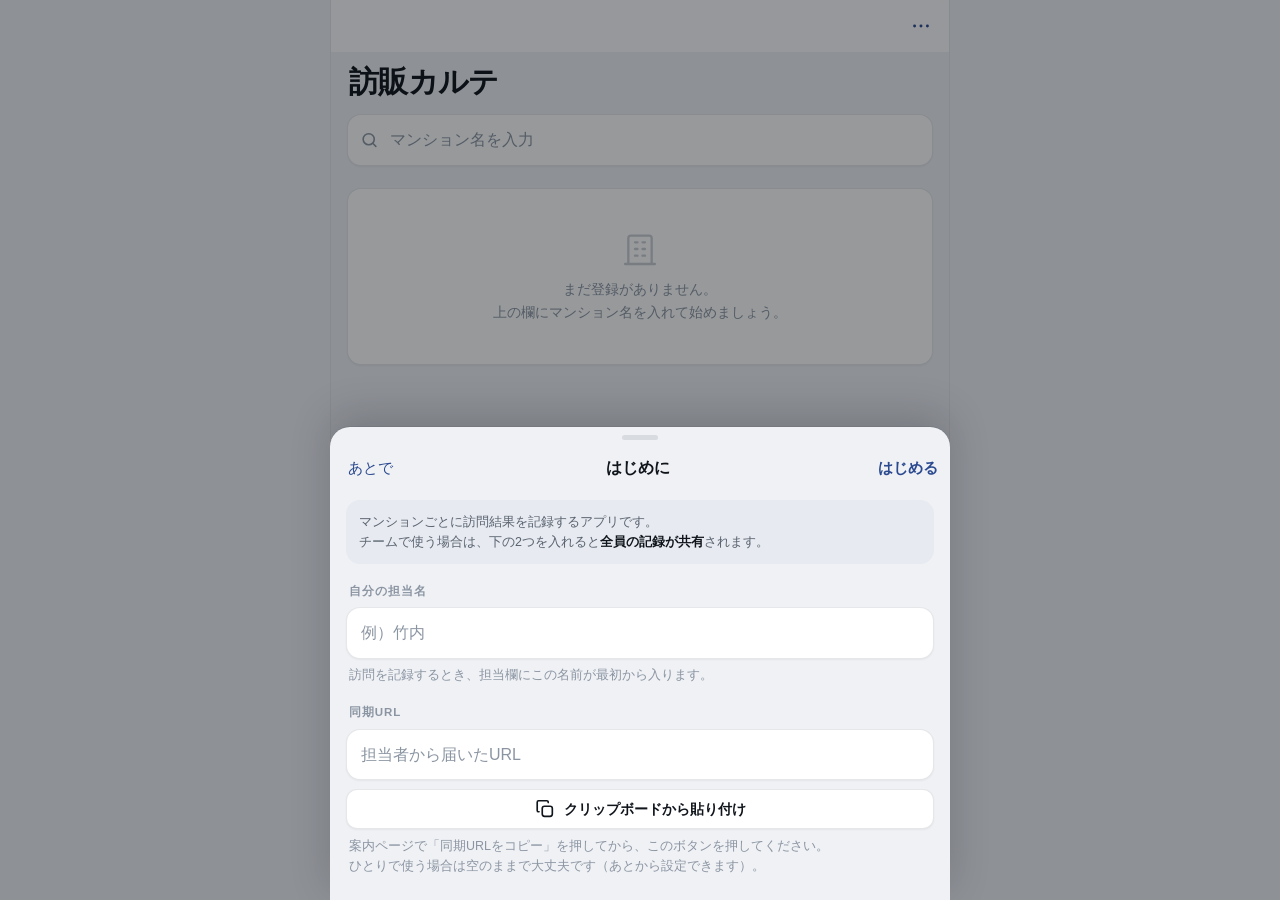
<file: index.html>
<!doctype html>
<html lang="ja">
<head>
<meta charset="utf-8">
<meta name="viewport" content="width=device-width, initial-scale=1, viewport-fit=cover">
<title>訪販カルテ</title>
<meta name="description" content="マンション別に訪問結果を記録する営業ツール">
<meta name="theme-color" content="#EFF1F5" media="(prefers-color-scheme: light)">
<meta name="theme-color" content="#0B0F15" media="(prefers-color-scheme: dark)">
<meta name="apple-mobile-web-app-capable" content="yes">
<meta name="mobile-web-app-capable" content="yes">
<meta name="apple-mobile-web-app-status-bar-style" content="default">
<meta name="apple-mobile-web-app-title" content="訪販カルテ">
<meta name="format-detection" content="telephone=no">
<link rel="manifest" href="./manifest.webmanifest">
<link rel="apple-touch-icon" href="./icons/icon-180.png">
<link rel="icon" href="./icons/icon-192.png">
</head>
<body>
<style>
/* ============================================================
   訪販カルテ
   モチーフ: 集合ポストの部屋番号プレート
   色: スチールネイビー(操作) + 意味を持つ4色(不在/断り/検討/契約)
   ============================================================ */
:root{
  --ground:#EFF1F5;
  --surface:#FFFFFF;
  --surface-2:#E7EAF0;
  --sunken:#DFE3EA;
  --line:rgba(18,26,38,.10);
  --line-2:rgba(18,26,38,.06);
  --ink:#10151C;
  --ink-2:#59636F;
  --ink-3:#8B95A2;
  --brand:#2B4A8F;
  --brand-ink:#FFFFFF;
  --brand-soft:#E4EAF8;
  --scrim:rgba(8,12,18,.42);
  --bar:rgba(255,255,255,.82);
  --shadow-1:0 1px 2px rgba(16,21,28,.05);
  --shadow-2:0 2px 6px rgba(16,21,28,.07), 0 10px 24px rgba(16,21,28,.06);
  --shadow-3:0 -1px 0 rgba(18,26,38,.08), 0 -12px 40px rgba(16,21,28,.18);
  --hi:rgba(255,255,255,.85);

  --st-none:#98A3B0;
  --st-absent:#5A6878;
  --st-refuse:#BE3B36;
  --st-consider:#B57708;
  --st-contract:#0E7A54;
  --st-none-bg:#F1F3F6;
  --st-absent-bg:#E6EAEF;
  --st-refuse-bg:#FBE9E7;
  --st-consider-bg:#FBF0D9;
  --st-contract-bg:#DEF2E9;

  --r-sm:10px; --r-md:14px; --r-lg:20px;
  --tap:48px;
  --font:-apple-system,BlinkMacSystemFont,"SF Pro JP","Hiragino Kaku Gothic ProN","Yu Gothic UI","Noto Sans JP","Segoe UI",sans-serif;
  --mono:ui-monospace,"SF Mono","SFMono-Regular",Menlo,Consolas,"Roboto Mono",monospace;
  --ease:cubic-bezier(.32,.72,0,1);
}
@media (prefers-color-scheme: dark){
  :root:not([data-theme="light"]){
    --ground:#0B0F15;
    --surface:#161C25;
    --surface-2:#1F2731;
    --sunken:#10161E;
    --line:rgba(255,255,255,.10);
    --line-2:rgba(255,255,255,.06);
    --ink:#EAEEF4;
    --ink-2:#A3AEBC;
    --ink-3:#6D7887;
    --brand:#7FA2EE;
    --brand-ink:#0B1017;
    --brand-soft:#1D2941;
    --scrim:rgba(0,0,0,.6);
    --bar:rgba(16,22,30,.78);
    --shadow-1:0 1px 2px rgba(0,0,0,.4);
    --shadow-2:0 2px 6px rgba(0,0,0,.4), 0 10px 24px rgba(0,0,0,.3);
    --shadow-3:0 -1px 0 rgba(255,255,255,.07), 0 -12px 40px rgba(0,0,0,.5);
    --hi:rgba(255,255,255,.06);
    --st-none:#6D7887;
    --st-absent:#8896A6;
    --st-refuse:#EE7B73;
    --st-consider:#E4AB44;
    --st-contract:#45CA92;
    --st-none-bg:#1B222B;
    --st-absent-bg:#212A35;
    --st-refuse-bg:#33201F;
    --st-consider-bg:#302716;
    --st-contract-bg:#132C24;
  }
}
:root[data-theme="dark"]{
  --ground:#0B0F15; --surface:#161C25; --surface-2:#1F2731; --sunken:#10161E;
  --line:rgba(255,255,255,.10); --line-2:rgba(255,255,255,.06);
  --ink:#EAEEF4; --ink-2:#A3AEBC; --ink-3:#6D7887;
  --brand:#7FA2EE; --brand-ink:#0B1017; --brand-soft:#1D2941;
  --scrim:rgba(0,0,0,.6); --bar:rgba(16,22,30,.78);
  --shadow-1:0 1px 2px rgba(0,0,0,.4);
  --shadow-2:0 2px 6px rgba(0,0,0,.4), 0 10px 24px rgba(0,0,0,.3);
  --shadow-3:0 -1px 0 rgba(255,255,255,.07), 0 -12px 40px rgba(0,0,0,.5);
  --hi:rgba(255,255,255,.06);
  --st-none:#6D7887; --st-absent:#8896A6; --st-refuse:#EE7B73;
  --st-consider:#E4AB44; --st-contract:#45CA92;
  --st-none-bg:#1B222B; --st-absent-bg:#212A35; --st-refuse-bg:#33201F;
  --st-consider-bg:#302716; --st-contract-bg:#132C24;
}

*{box-sizing:border-box}
html,body{height:100%;margin:0}
body{
  background:var(--ground);color:var(--ink);
  font-family:var(--font);font-size:15px;line-height:1.6;
  -webkit-text-size-adjust:100%;
  -webkit-tap-highlight-color:transparent;
  -webkit-user-select:none;user-select:none;
  overscroll-behavior:none;
}
input,textarea,.selectable{-webkit-user-select:text;user-select:text}
button,input,textarea{font:inherit;color:inherit;margin:0}
button{cursor:pointer;background:none;border:none;padding:0;touch-action:manipulation;-webkit-touch-callout:none}
svg{display:block;flex:0 0 auto}
:focus{outline:none}
:focus-visible{outline:2px solid var(--brand);outline-offset:2px;border-radius:8px}
@media (prefers-reduced-motion: reduce){*{animation-duration:.01ms!important;transition-duration:.01ms!important}}

/* ================= app shell ================= */
.app{
  position:fixed;inset:0;margin:0 auto;max-width:620px;
  display:flex;flex-direction:column;background:var(--ground);
  border-left:1px solid var(--line-2);border-right:1px solid var(--line-2);
}
@media (max-width:640px){.app{border:none}}

.bar{
  position:relative;z-index:30;flex:0 0 auto;
  padding-top:env(safe-area-inset-top);
  background:var(--bar);
  -webkit-backdrop-filter:saturate(180%) blur(20px);
  backdrop-filter:saturate(180%) blur(20px);
  box-shadow:0 .5px 0 transparent;
  transition:box-shadow .2s;
}
.app.compact .bar{box-shadow:0 .5px 0 var(--line)}
.bar .inner{display:flex;align-items:center;gap:6px;height:52px;padding:0 8px}
.bar h1{
  flex:1;min-width:0;margin:0;text-align:center;
  font-size:16px;font-weight:700;letter-spacing:-.01em;
  overflow:hidden;text-overflow:ellipsis;white-space:nowrap;
  transition:opacity .2s,transform .2s;
}
.bar h1 .sub{
  display:block;font-size:11px;font-weight:600;color:var(--ink-3);
  letter-spacing:.02em;margin-top:-2px;
  overflow:hidden;text-overflow:ellipsis;white-space:nowrap;
}
.app[data-view="home"]:not(.compact) .bar h1{opacity:0;transform:translateY(3px)}
.navbtn{
  min-width:40px;height:40px;flex:0 0 auto;border-radius:12px;
  display:flex;align-items:center;justify-content:center;gap:1px;
  color:var(--brand);font-size:15px;font-weight:600;
  transition:background .15s,transform .1s;
}
.navbtn:active{background:var(--surface-2);transform:scale(.94)}
.navbtn[hidden]{display:none}
.navbtn.ghost{visibility:hidden}

/* ================= stage / screens ================= */
.stage{position:relative;flex:1;overflow:hidden}
.screen{
  position:absolute;inset:0;overflow-y:auto;overflow-x:hidden;
  -webkit-overflow-scrolling:touch;overscroll-behavior:contain;
  background:var(--ground);
  padding:4px 16px calc(40px + env(safe-area-inset-bottom));
  visibility:hidden;
}
.screen.on{visibility:visible;z-index:2}
.screen.leaving{visibility:visible;z-index:1}
@keyframes pushIn{from{transform:translateX(100%)}to{transform:translateX(0)}}
@keyframes pushOut{from{transform:translateX(0);opacity:1}to{transform:translateX(-26%);opacity:.55}}
@keyframes popIn{from{transform:translateX(-26%);opacity:.55}to{transform:translateX(0);opacity:1}}
@keyframes popOut{from{transform:translateX(0)}to{transform:translateX(100%)}}
.screen.a-pushIn{animation:pushIn .34s var(--ease) both}
.screen.a-pushOut{animation:pushOut .34s var(--ease) both}
.screen.a-popIn{animation:popIn .34s var(--ease) both}
.screen.a-popOut{animation:popOut .34s var(--ease) both}

/* ================= type ================= */
.largetitle{
  margin:8px 2px 14px;font-size:30px;font-weight:800;letter-spacing:-.025em;
  text-wrap:balance;line-height:1.2;
}
.grouphead{
  display:flex;align-items:baseline;gap:8px;margin:26px 4px 8px;
}
.grouphead h2{
  margin:0;font-size:12px;font-weight:700;letter-spacing:.09em;color:var(--ink-3);
}
.grouphead .n{margin-left:auto;font-size:12px;color:var(--ink-3);font-variant-numeric:tabular-nums}
.tiny{font-size:12.5px;line-height:1.55;color:var(--ink-3)}
.hairline{height:1px;background:var(--line);margin:20px 0}

/* ================= controls ================= */
.btn{
  width:100%;min-height:var(--tap);padding:0 18px;border-radius:var(--r-md);
  background:var(--surface);color:var(--ink);font-size:15.5px;font-weight:700;
  display:flex;align-items:center;justify-content:center;gap:8px;
  box-shadow:var(--shadow-1);border:1px solid var(--line);
  transition:transform .1s var(--ease),filter .15s;
}
.btn:active{transform:scale(.975);filter:brightness(.96)}
.btn.primary{background:var(--brand);color:var(--brand-ink);border-color:transparent;box-shadow:var(--shadow-2)}
.btn.plain{background:transparent;border-color:transparent;box-shadow:none;color:var(--brand)}
.btn.danger{color:var(--st-refuse)}
.btn.sm{min-height:40px;font-size:14px;border-radius:11px}
.row{display:flex;gap:10px}
.stack{display:flex;flex-direction:column;gap:18px}

.label{
  display:block;font-size:11.5px;font-weight:700;letter-spacing:.08em;
  color:var(--ink-3);margin:0 0 7px 3px;
}
.field{
  width:100%;min-height:var(--tap);padding:12px 14px;
  background:var(--surface);color:var(--ink);font-size:16px;
  border:1px solid var(--line);border-radius:var(--r-md);
  box-shadow:var(--shadow-1);appearance:none;
  transition:border-color .15s,box-shadow .15s;
}
.field:focus{border-color:var(--brand);box-shadow:0 0 0 3px var(--brand-soft)}
.field::placeholder{color:var(--ink-3)}
textarea.field{min-height:92px;resize:none;line-height:1.6}

.searchbar{position:relative;margin-bottom:4px}
.searchbar .ic{position:absolute;left:13px;top:50%;transform:translateY(-50%);color:var(--ink-3);pointer-events:none}
.searchbar .field{padding-left:42px}

/* iOS風セグメント */
.segwrap{
  margin:2px -16px 14px;padding:0 16px;overflow-x:auto;
  scrollbar-width:none;-webkit-overflow-scrolling:touch;
}
.segwrap::-webkit-scrollbar{display:none}
.seg{display:inline-flex;gap:2px;padding:3px;background:var(--sunken);border-radius:12px}
.seg button{
  min-height:32px;padding:0 14px;border-radius:9px;white-space:nowrap;
  font-size:13.5px;font-weight:600;color:var(--ink-2);
  transition:background .18s,color .18s,box-shadow .18s,transform .1s;
}
.seg button:active{transform:scale(.96)}
.seg button[aria-pressed="true"]{background:var(--surface);color:var(--ink);box-shadow:var(--shadow-1);font-weight:700}

/* ================= inset grouped list ================= */
.list{
  background:var(--surface);border-radius:var(--r-md);overflow:hidden;
  box-shadow:var(--shadow-1);border:1px solid var(--line);
}
.list .item{
  display:flex;align-items:center;gap:12px;width:100%;text-align:left;
  padding:13px 14px;position:relative;
  transition:background .12s;
}
.list .item:active{background:var(--surface-2)}
.list .item + .item::before{
  content:"";position:absolute;left:14px;right:0;top:0;height:1px;background:var(--line-2);
}
.item .txt{flex:1;min-width:0}
.item .nm{font-size:15.5px;font-weight:650;letter-spacing:-.01em;overflow:hidden;text-overflow:ellipsis;white-space:nowrap}
.item .meta{font-size:12.5px;color:var(--ink-3);font-variant-numeric:tabular-nums;margin-top:1px;
  overflow:hidden;text-overflow:ellipsis;white-space:nowrap}
.item .chev{color:var(--ink-3);opacity:.6}
.item .pill{
  flex:0 0 auto;font-family:var(--mono);font-size:11.5px;font-weight:700;
  padding:4px 8px;border-radius:8px;background:var(--st-consider-bg);color:var(--st-consider);
  font-variant-numeric:tabular-nums;
}

.empty{
  display:flex;flex-direction:column;align-items:center;gap:10px;
  text-align:center;padding:40px 22px;color:var(--ink-3);
  background:var(--surface);border:1px solid var(--line);border-radius:var(--r-md);
  box-shadow:var(--shadow-1);
}
.empty .art{color:var(--ink-3);opacity:.45}
.empty p{margin:0;font-size:13.5px;line-height:1.7}

/* ================= status ================= */
.chip{
  display:inline-flex;align-items:center;gap:5px;vertical-align:middle;
  padding:3px 10px;border-radius:999px;font-size:12px;font-weight:700;line-height:1.5;
}
.chip::before{content:"";width:6px;height:6px;border-radius:50%;background:currentColor}
.s-none{color:var(--st-none);background:var(--st-none-bg)}
.s-absent{color:var(--st-absent);background:var(--st-absent-bg)}
.s-refuse{color:var(--st-refuse);background:var(--st-refuse-bg)}
.s-consider{color:var(--st-consider);background:var(--st-consider-bg)}
.s-contract{color:var(--st-contract);background:var(--st-contract-bg)}

/* ================= 部屋プレート ================= */
.floorhead{display:flex;align-items:center;gap:10px;margin:18px 3px 9px}
.floorhead:first-child{margin-top:6px}
.floorhead .fl{
  font-family:var(--mono);font-size:13px;font-weight:700;color:var(--ink-2);
  letter-spacing:.03em;font-variant-numeric:tabular-nums;
}
.floorhead .prog{font-size:11.5px;color:var(--ink-3);font-variant-numeric:tabular-nums}
.floorhead .ln{flex:1;height:1px;background:var(--line-2)}
.floorhead .addf{
  width:30px;height:30px;border-radius:10px;color:var(--ink-3);
  display:grid;place-items:center;background:var(--surface);
  border:1px solid var(--line);box-shadow:var(--shadow-1);
  transition:transform .1s,color .15s;
}
.floorhead .addf:active{transform:scale(.9);color:var(--brand)}

.plates{display:grid;grid-template-columns:repeat(auto-fill,minmax(78px,1fr));gap:8px}
.plate{
  position:relative;overflow:hidden;text-align:left;
  min-height:74px;padding:11px 9px 10px 13px;
  background:var(--surface);border:1px solid var(--line);border-radius:var(--r-md);
  display:flex;flex-direction:column;align-items:flex-start;justify-content:center;gap:2px;
  box-shadow:var(--shadow-1);
  transition:transform .1s var(--ease),box-shadow .15s;
}
.plate::before{
  content:"";position:absolute;left:0;right:0;top:0;height:1px;background:var(--hi);
}
.plate::after{
  content:"";position:absolute;left:0;top:0;bottom:0;width:4px;background:var(--pc);
}
.plate:active{transform:scale(.94)}
.plate.visited{background:var(--pcbg)}
.plate .no{
  font-family:var(--mono);font-size:19px;font-weight:600;line-height:1.15;
  letter-spacing:.01em;font-variant-numeric:tabular-nums;
}
.plate .st{font-size:10.5px;font-weight:700;color:var(--pc);letter-spacing:.02em}
.plate .dt{font-size:10px;color:var(--ink-3);font-variant-numeric:tabular-nums}
.plate.due{box-shadow:0 0 0 2px var(--st-consider) inset,var(--shadow-1)}

/* ================= 部屋詳細 ================= */
.roomhead{
  position:relative;overflow:hidden;margin:8px 0 18px;padding:20px 18px;
  border-radius:var(--r-lg);background:var(--pcbg);border:1px solid var(--line);
  box-shadow:var(--shadow-1);
  display:flex;align-items:center;gap:16px;
}
.roomhead::after{content:"";position:absolute;left:0;top:0;bottom:0;width:5px;background:var(--pc)}
.roomhead .big{
  font-family:var(--mono);font-size:34px;font-weight:700;line-height:1;
  letter-spacing:-.02em;font-variant-numeric:tabular-nums;
}
.roomhead .where{display:block;font-size:12.5px;color:var(--ink-2);margin-top:7px}

.visit{
  padding:14px 15px;background:var(--surface);border:1px solid var(--line);
  border-radius:var(--r-md);margin-bottom:9px;box-shadow:var(--shadow-1);
}
.visit .top{display:flex;align-items:center;gap:9px}
.visit .date{font-family:var(--mono);font-size:13px;color:var(--ink-2);font-variant-numeric:tabular-nums}
.visit .del{margin-left:auto;color:var(--ink-3);padding:5px;border-radius:8px;transition:color .15s}
.visit .del:active{color:var(--st-refuse)}
.kv{display:grid;grid-template-columns:auto 1fr;gap:4px 14px;font-size:14px;margin:10px 0 0}
.kv dt{color:var(--ink-3);font-size:12.5px;padding-top:2px;white-space:nowrap}
.kv dd{margin:0;overflow-wrap:anywhere;white-space:pre-wrap;-webkit-user-select:text;user-select:text}
.kv a{color:var(--brand);font-weight:700;text-decoration:none}
.next{
  display:inline-flex;align-items:center;gap:6px;margin-top:11px;
  font-size:12.5px;font-weight:700;color:var(--st-consider);
  background:var(--st-consider-bg);padding:5px 11px;border-radius:999px;
}

/* ================= sheet ================= */
.scrim{
  position:fixed;inset:0;z-index:50;background:var(--scrim);
  opacity:0;pointer-events:none;transition:opacity .3s var(--ease);
}
.scrim.on{opacity:1;pointer-events:auto}
.sheet{
  position:fixed;left:0;right:0;bottom:0;z-index:60;
  margin:0 auto;max-width:620px;max-height:92%;
  background:var(--ground);border-radius:var(--r-lg) var(--r-lg) 0 0;
  box-shadow:var(--shadow-3);
  transform:translateY(101%);transition:transform .38s var(--ease);
  display:flex;flex-direction:column;
}
.sheet.on{transform:translateY(0)}
.sheet .grab{width:36px;height:5px;border-radius:3px;background:var(--line);margin:8px auto 0;flex:0 0 auto}
.sheet .head{
  display:flex;align-items:center;gap:8px;padding:10px 12px 12px;flex:0 0 auto;
}
.sheet .head h3{flex:1;margin:0;text-align:center;font-size:16px;font-weight:700;letter-spacing:-.01em}
.sheet .head button{
  min-width:56px;height:36px;border-radius:10px;font-size:15px;color:var(--brand);
  display:flex;align-items:center;justify-content:center;
}
.sheet .head button.done{font-weight:700}
.sheet .head button:active{background:var(--surface-2)}
.sheet .body{
  flex:1;overflow-y:auto;-webkit-overflow-scrolling:touch;
  padding:2px 16px calc(24px + env(safe-area-inset-bottom));
}

/* 結果ピッカー */
.picker{display:grid;grid-template-columns:repeat(4,1fr);gap:8px}
.picker button{
  min-height:62px;border-radius:var(--r-md);background:var(--surface);
  border:1px solid var(--line);box-shadow:var(--shadow-1);
  display:flex;flex-direction:column;align-items:center;justify-content:center;gap:6px;
  font-size:14px;font-weight:700;color:var(--ink-2);
  transition:transform .12s var(--ease),background .18s,color .18s,box-shadow .18s;
}
.picker button::before{
  content:"";width:10px;height:10px;border-radius:50%;background:var(--pc);
  transition:transform .18s var(--ease);
}
.picker button:active{transform:scale(.95)}
.picker button[aria-pressed="true"]{
  background:var(--pc);color:#fff;border-color:transparent;box-shadow:var(--shadow-2);
}
.picker button[aria-pressed="true"]::before{background:#fff;transform:scale(1.15)}

.chips{display:flex;gap:7px;overflow-x:auto;margin:9px -16px 0;padding:0 16px 2px;scrollbar-width:none}
.chips::-webkit-scrollbar{display:none}
.chips button{
  min-height:36px;padding:0 13px;border-radius:10px;white-space:nowrap;
  font-size:13px;font-weight:600;color:var(--ink-2);
  background:var(--surface);border:1px solid var(--line);box-shadow:var(--shadow-1);
  transition:transform .1s;
}
.chips button:active{transform:scale(.94);color:var(--brand)}

.note{
  display:flex;gap:9px;padding:12px 13px;border-radius:var(--r-md);
  background:var(--surface-2);font-size:12.5px;line-height:1.6;color:var(--ink-2);
}
.note b{color:var(--ink);font-weight:700}
.warn{
  display:flex;gap:9px;padding:12px 13px;border-radius:var(--r-md);margin-bottom:14px;
  background:var(--st-refuse-bg);color:var(--st-refuse);font-size:12.5px;font-weight:600;line-height:1.6;
}
.nudge{
  display:flex;align-items:center;gap:12px;margin-top:20px;
  padding:13px 14px;border-radius:var(--r-md);
  background:var(--st-consider-bg);border:1px solid var(--line);
}
.nudge .t{flex:1;min-width:0;font-size:12.5px;line-height:1.55;color:var(--st-consider);font-weight:600}
.nudge button{
  flex:0 0 auto;min-height:36px;padding:0 14px;border-radius:10px;
  font-size:13px;font-weight:700;color:var(--brand-ink);background:var(--st-consider);
  transition:transform .1s;
}
.nudge button:active{transform:scale(.95)}

.switchrow{
  display:flex;align-items:center;gap:12px;margin-top:12px;
  font-size:13.5px;color:var(--ink-2);
}
.switchrow .sw{
  margin-left:auto;flex:0 0 auto;min-width:56px;height:34px;border-radius:999px;
  font-size:12.5px;font-weight:800;letter-spacing:.06em;
  background:var(--sunken);color:var(--ink-3);border:1px solid var(--line);
  transition:background .18s,color .18s,transform .1s;
}
.switchrow .sw[aria-pressed="true"]{background:var(--st-contract);color:#fff;border-color:transparent}
.switchrow .sw:active{transform:scale(.94)}

/* ================= toast ================= */
.toast{
  position:fixed;left:50%;bottom:calc(34px + env(safe-area-inset-bottom));z-index:90;
  transform:translateX(-50%) translateY(14px) scale(.96);
  display:flex;align-items:center;gap:8px;
  background:var(--ink);color:var(--ground);
  padding:11px 18px;border-radius:999px;
  font-size:14px;font-weight:700;box-shadow:var(--shadow-2);
  opacity:0;pointer-events:none;transition:opacity .22s var(--ease),transform .22s var(--ease);
}
.toast.on{opacity:1;transform:translateX(-50%) translateY(0) scale(1)}
</style>

<div class="app" id="app" data-view="home">
  <header class="bar">
    <div class="inner">
      <button class="navbtn" id="back" hidden aria-label="戻る"></button>
      <h1 id="title">訪販カルテ</h1>
      <button class="navbtn" id="menu" aria-label="データ管理"></button>
    </div>
  </header>

  <div class="stage">
    <!-- ========= 物件一覧 ========= -->
    <section class="screen on" id="sc-home">
      <h1 class="largetitle">訪販カルテ</h1>
      <div class="searchbar">
        <span class="ic" id="searchIcon"></span>
        <input class="field" id="q" type="search" placeholder="マンション名を入力" autocomplete="off" enterkeyhint="go">
      </div>
      <div id="newbldg"></div>
      <div id="due"></div>
      <div id="blist"></div>
    </section>

    <!-- ========= 部屋一覧 ========= -->
    <section class="screen" id="sc-rooms">
      <div class="segwrap">
        <div class="seg" id="rfilters">
          <button data-f="all" aria-pressed="true">すべて</button>
          <button data-f="due" aria-pressed="false">要フォロー</button>
          <button data-f="contract" aria-pressed="false">契約</button>
          <button data-f="consider" aria-pressed="false">検討</button>
          <button data-f="refuse" aria-pressed="false">断り</button>
          <button data-f="absent" aria-pressed="false">不在</button>
          <button data-f="none" aria-pressed="false">未訪問</button>
        </div>
      </div>
      <div id="plates"></div>
      <div class="row" style="margin-top:20px">
        <button class="btn primary" id="addfloor">＋1フロア</button>
        <button class="btn" id="addper">全階に＋1部屋</button>
      </div>
      <button class="btn sm plain" id="moreadd" style="margin-top:10px">部屋番号の追加・整理</button>
      <div class="hairline"></div>
      <div class="row">
        <button class="btn sm" id="renameb">名前を変更</button>
        <button class="btn sm danger" id="delb">マンションを削除</button>
      </div>
    </section>

    <!-- ========= 部屋詳細 ========= -->
    <section class="screen" id="sc-room">
      <div class="roomhead" id="rhead"></div>
      <button class="btn primary" id="newvisit">訪問を記録する</button>
      <div class="grouphead"><h2>訪問履歴</h2><span class="n" id="vcount"></span></div>
      <div id="vlist"></div>
      <div class="hairline"></div>
      <button class="btn sm danger" id="delroom">この部屋の記録を削除</button>
    </section>
  </div>
</div>

<div class="scrim" id="scrim"></div>
<div class="sheet" id="sheet" role="dialog" aria-modal="true" aria-labelledby="sheetTitle">
  <div class="grab"></div>
  <div class="head">
    <button id="sheetCancel">キャンセル</button>
    <h3 id="sheetTitle"></h3>
    <button class="done" id="sheetDone"></button>
  </div>
  <div class="body" id="sheetBody"></div>
</div>

<div class="toast" id="toast" role="status" aria-live="polite"></div>

<script>
(() => {
"use strict";

/* ================= アイコン ================= */
const SVG = (d, extra) => `<svg width="22" height="22" viewBox="0 0 24 24" fill="none" stroke="currentColor" stroke-width="1.8" stroke-linecap="round" stroke-linejoin="round" aria-hidden="true">${d}</svg>`;
const ICON = {
  back:    SVG(`<path d="M15 5l-7 7 7 7"/>`),
  chev:    `<svg width="18" height="18" viewBox="0 0 24 24" fill="none" stroke="currentColor" stroke-width="2.2" stroke-linecap="round" stroke-linejoin="round" aria-hidden="true"><path d="M9.5 5l7 7-7 7"/></svg>`,
  more:    SVG(`<circle cx="5" cy="12" r="1.6" fill="currentColor" stroke="none"/><circle cx="12" cy="12" r="1.6" fill="currentColor" stroke="none"/><circle cx="19" cy="12" r="1.6" fill="currentColor" stroke="none"/>`),
  search:  `<svg width="19" height="19" viewBox="0 0 24 24" fill="none" stroke="currentColor" stroke-width="2" stroke-linecap="round" aria-hidden="true"><circle cx="11" cy="11" r="7"/><path d="M20 20l-3.6-3.6"/></svg>`,
  plus:    SVG(`<path d="M12 5.5v13M5.5 12h13"/>`),
  cal:     `<svg width="14" height="14" viewBox="0 0 24 24" fill="none" stroke="currentColor" stroke-width="2" stroke-linecap="round" stroke-linejoin="round" aria-hidden="true"><rect x="3.5" y="5.5" width="17" height="15" rx="3"/><path d="M8 3v4M16 3v4M3.5 10.5h17"/></svg>`,
  trash:   `<svg width="17" height="17" viewBox="0 0 24 24" fill="none" stroke="currentColor" stroke-width="1.8" stroke-linecap="round" stroke-linejoin="round" aria-hidden="true"><path d="M4 7h16M9.5 7V4.8h5V7M6.5 7l.9 12.2h9.2L17.5 7"/></svg>`,
  save:    SVG(`<path d="M12 4v11m0 0l-4-4m4 4l4-4M4.5 19.5h15"/>`),
  copy:    SVG(`<rect x="9" y="9" width="11" height="11" rx="2.5"/><path d="M5.5 15H5a1.5 1.5 0 01-1.5-1.5v-9A1.5 1.5 0 015 3h9A1.5 1.5 0 0115.5 4.5V5"/>`),
  table:   SVG(`<rect x="3.5" y="4.5" width="17" height="15" rx="2.5"/><path d="M3.5 9.5h17M9.5 9.5v10"/>`),
  restore: SVG(`<path d="M4 9.5A8 8 0 1112 20a8 8 0 01-7.4-5"/><path d="M3.5 4.5v5h5"/>`),
  sync:    SVG(`<path d="M20.5 12a8.5 8.5 0 01-14.6 5.9"/><path d="M3.5 12a8.5 8.5 0 0114.6-5.9"/><path d="M18.5 2.5v4h-4M5.5 21.5v-4h4"/>`),
  build:   `<svg width="40" height="40" viewBox="0 0 24 24" fill="none" stroke="currentColor" stroke-width="1.4" stroke-linecap="round" stroke-linejoin="round" aria-hidden="true"><path d="M5 21V5.5A1.5 1.5 0 016.5 4h11A1.5 1.5 0 0119 5.5V21M3 21h18"/><path d="M9 8h1.5M13.5 8H15M9 12h1.5M13.5 12H15M9 16h1.5M13.5 16H15"/></svg>`
};

/* ================= 定数 ================= */
const RESULTS = [
  {k:"absent",   label:"不在", color:"var(--st-absent)",   bg:"var(--st-absent-bg)"},
  {k:"refuse",   label:"断り", color:"var(--st-refuse)",   bg:"var(--st-refuse-bg)"},
  {k:"consider", label:"検討", color:"var(--st-consider)", bg:"var(--st-consider-bg)"},
  {k:"contract", label:"契約", color:"var(--st-contract)", bg:"var(--st-contract-bg)"}
];
const R = Object.fromEntries(RESULTS.map(r => [r.k, r]));
const NONE = {k:"none", label:"未訪問", color:"var(--st-none)", bg:"var(--st-none-bg)"};
const CARRIERS = ["ドコモ光","auひかり","ソフトバンク光","NURO光","eo光","コミュファ光","J:COM","フレッツ光","楽天ひかり","ケーブルTV","ポケットWi-Fi","なし","不明"];
const DEF_FLOORS = 10, DEF_PER = 8;

/* ================= 保存 ================= */
const KEY = "hohan_karte_v1";
let memOnly = false;
let DB = {v:1, buildings:[]};

function load(){
  try {
    const raw = localStorage.getItem(KEY);
    if (raw) DB = JSON.parse(raw);
    localStorage.setItem(KEY + "_probe", "1");
    localStorage.removeItem(KEY + "_probe");
  } catch (e) { memOnly = true; }
  if (!DB || !Array.isArray(DB.buildings)) DB = {v:1, buildings:[]};
  normalize();
}
/* 保存データに足りない欄を補う（古いバックアップを読み込んだ時のため） */
function normalize(){
  if (!DB.meta) DB.meta = {};
  if (!DB.meta.deleted) DB.meta.deleted = {visits: [], buildings: []};
  if (!Array.isArray(DB.meta.deleted.visits)) DB.meta.deleted.visits = [];
  if (!Array.isArray(DB.meta.deleted.buildings)) DB.meta.deleted.buildings = [];
  if (DB.meta.autoSync === undefined) DB.meta.autoSync = true;
}
/* これまでに登場した担当名 */
function knownOwners(){
  const seen = new Set();
  if (DB.meta.owner) seen.add(DB.meta.owner);
  DB.buildings.forEach(b => (b.rooms || []).forEach(r => (r.visits || []).forEach(v => {
    if (v.owner) seen.add(v.owner);
  })));
  return [...seen];
}
/* 何日前か。日付が無ければ null */
function daysSince(d){
  if (!d) return null;
  const ms = new Date(today()) - new Date(d);
  return Math.max(0, Math.round(ms / 86400000));
}
function markBackedUp(){ DB.meta.lastBackup = today(); save(); if (view === "home") renderHome(); }
/* 記録が1件でもあるか */
function hasData(){
  return DB.buildings.some(b => (b.rooms || []).some(r => r.visits && r.visits.length));
}
function save(){
  if (memOnly) return;
  try { localStorage.setItem(KEY, JSON.stringify(DB)); }
  catch (e) { memOnly = true; toast("保存できませんでした"); }
}

/* ================= 小道具 ================= */
const $ = s => document.querySelector(s);
const esc = s => String(s ?? "").replace(/[&<>"']/g, c => ({"&":"&amp;","<":"&lt;",">":"&gt;",'"':"&quot;","'":"&#39;"}[c]));
const uid = () => Date.now().toString(36) + Math.random().toString(36).slice(2, 7);
const today = () => {
  const d = new Date();
  return `${d.getFullYear()}-${String(d.getMonth()+1).padStart(2,"0")}-${String(d.getDate()).padStart(2,"0")}`;
};
const fmtDate = s => s ? s.slice(5).replace("-", "/") : "";
let toastTimer = null;
function toast(msg){
  const t = $("#toast");
  t.textContent = msg;
  t.classList.add("on");
  clearTimeout(toastTimer);
  toastTimer = setTimeout(() => t.classList.remove("on"), 2100);
}

/* ================= 部屋・階の計算 ================= */
function roomKey(no){
  const m = String(no).match(/^\d+/);
  return m ? [0, parseInt(m[0], 10), String(no)] : [1, 0, String(no)];
}
function sortRooms(rooms){
  return rooms.slice().sort((a, b) => {
    const x = roomKey(a.no), y = roomKey(b.no);
    return x[0] - y[0] || x[1] - y[1] || x[2].localeCompare(y[2], "ja");
  });
}
function lastVisit(room){
  if (!room.visits || !room.visits.length) return null;
  return room.visits.slice().sort((a, b) =>
    a.date < b.date ? 1 : a.date > b.date ? -1 : String(b.at || "").localeCompare(String(a.at || "")))[0];
}
function statusOf(room){
  const v = lastVisit(room);
  return v ? (R[v.result] || NONE) : NONE;
}
function isDue(room){
  const v = lastVisit(room);
  return !!(v && v.next && v.next <= today());
}
function bStats(b){
  const rooms = b.rooms || [];
  const visited = rooms.filter(r => r.visits && r.visits.length);
  const contracts = rooms.filter(r => statusOf(r).k === "contract").length;
  const dues = rooms.filter(isDue).length;
  let last = "";
  visited.forEach(r => { const v = lastVisit(r); if (v && v.date > last) last = v.date; });
  return {total: rooms.length, visited: visited.length, contracts, dues, last};
}
/* 101→1階, 1008→10階, 2001→20階 */
function floorOf(no){
  const s = String(no);
  if (!/^\d{3,4}$/.test(s)) return null;
  const f = Math.floor(parseInt(s, 10) / 100);
  return f >= 1 ? f : null;
}
const roomNo = (floor, idx) => String(floor * 100 + idx);
function byFloor(rooms){
  const map = new Map();
  rooms.forEach(r => {
    const k = floorOf(r.no);
    const key = k === null ? "other" : k;
    if (!map.has(key)) map.set(key, []);
    map.get(key).push(r);
  });
  return [...map.entries()].sort((a, b) => {
    if (a[0] === "other") return 1;
    if (b[0] === "other") return -1;
    return a[0] - b[0];
  });
}
function topFloor(b){
  return (b.rooms || []).reduce((m, r) => Math.max(m, floorOf(r.no) || 0), 0);
}
function perFloor(b){
  let m = 0;
  byFloor(b.rooms || []).forEach(([k, list]) => { if (k !== "other") m = Math.max(m, list.length); });
  return m || DEF_PER;
}
/* その階に、まだ無い番号を n 部屋ぶん足す */
function fillFloor(b, floor, n){
  let added = 0, idx = 1;
  while (added < n && idx <= 99) {
    const no = roomNo(floor, idx);
    if (!b.rooms.some(r => r.no === no)) { b.rooms.push({id: uid(), no, visits: []}); added++; }
    idx++;
  }
  return added;
}
/* その階の部屋数が target に届くまで足す */
function ensureFloor(b, floor, target){
  const have = b.rooms.filter(r => floorOf(r.no) === floor).length;
  return have >= target ? 0 : fillFloor(b, floor, target - have);
}
function buildGrid(b, floors, per){
  let added = 0;
  for (let f = 1; f <= floors; f++) added += ensureFloor(b, f, per);
  return added;
}

/* ================= 画面遷移 ================= */
let view = "home", curB = null, curR = null, filter = "all", animating = false;
const ORDER = {home: 0, rooms: 1, room: 2};

function go(v, animate){
  const from = $("#sc-" + view), to = $("#sc-" + v);
  const dir = ORDER[v] > ORDER[view] ? "push" : "pop";
  const same = v === view;
  view = v;
  $("#app").dataset.view = v;
  $("#back").hidden = (v === "home");
  render();

  if (same || animate === false || animating) {
    document.querySelectorAll(".screen").forEach(s => s.classList.remove("on", "leaving"));
    to.classList.add("on");
    syncBar();
    return;
  }
  animating = true;
  if (dir === "push") to.scrollTop = 0;
  to.classList.add("on", "a-" + dir + "In");
  from.classList.remove("on");
  from.classList.add("leaving", "a-" + dir + "Out");

  const done = () => {
    from.classList.remove("leaving", "a-pushOut", "a-popOut");
    to.classList.remove("a-pushIn", "a-popIn");
    animating = false;
    syncBar();
  };
  let n = 0;
  const tick = () => { if (++n >= 2) done(); };
  from.addEventListener("animationend", tick, {once: true});
  to.addEventListener("animationend", tick, {once: true});
  setTimeout(() => { if (animating) done(); }, 500);
}
function getB(){ return DB.buildings.find(b => b.id === curB) || null; }
function getR(){ const b = getB(); return b ? (b.rooms.find(r => r.id === curR) || null) : null; }

/* ヘッダーの境界線とタイトルの出し分け */
function syncBar(){
  const s = $("#sc-" + view);
  $("#app").classList.toggle("compact", s.scrollTop > (view === "home" ? 34 : 6));
}
document.querySelectorAll(".screen").forEach(s => s.addEventListener("scroll", () => {
  if (s.classList.contains("on")) syncBar();
}, {passive: true}));

/* ================= 描画 ================= */
function render(){
  if (view === "home") renderHome();
  else if (view === "rooms") renderRooms();
  else renderRoom();
}
const warnBanner = () => memOnly
  ? `<div class="warn"><span>この端末では自動保存が使えません。閉じると消えるので、右上の… → バックアップで控えを取ってください。</span></div>` : "";

/* ---- 物件一覧 ---- */
function renderHome(){
  $("#title").innerHTML = "訪販カルテ";
  const q = $("#q").value.trim();
  const list = DB.buildings
    .filter(b => !q || b.name.toLowerCase().includes(q.toLowerCase()))
    .sort((a, b) => {
      const x = bStats(a).last, y = bStats(b).last;
      return (y || "").localeCompare(x || "") || a.name.localeCompare(b.name, "ja");
    });

  const exact = DB.buildings.some(b => b.name === q);
  $("#newbldg").innerHTML = (q && !exact)
    ? `<button class="btn primary" id="createb" style="margin-top:12px">${ICON.plus}「${esc(q)}」を新規登録</button>`
    : "";

  const dues = [];
  DB.buildings.forEach(b => (b.rooms || []).forEach(r => { if (isDue(r)) dues.push({b, r, v: lastVisit(r)}); }));
  dues.sort((a, b) => String(a.v.next).localeCompare(String(b.v.next)));

  const since = daysSince(DB.meta.lastBackup);
  const nudge = (!q && hasData() && (since === null || since >= 14))
    ? `<div class="nudge">
        <span class="t">${since === null ? "まだ一度もバックアップしていません。" : `前回のバックアップから${since}日たちました。`}<br>控えを取っておくと機種変でも安心です。</span>
        <button id="nudgeBtn">バックアップ</button>
      </div>` : "";

  $("#due").innerHTML = nudge + ((!q && dues.length) ? `
    <div class="grouphead"><h2>再訪予定</h2><span class="n">${dues.length}件</span></div>
    <div class="list">${dues.slice(0, 10).map(d => `
      <button class="item" data-goto="${d.b.id}|${d.r.id}">
        <span class="pill">${esc(fmtDate(d.v.next))}</span>
        <span class="txt">
          <span class="nm">${esc(d.b.name)}</span>
          <span class="meta">${esc(d.r.no)}号室 ・ ${esc(d.v.name || R[d.v.result].label)}</span>
        </span>
        <span class="chev">${ICON.chev}</span>
      </button>`).join("")}</div>` : "");

  $("#blist").innerHTML = warnBanner() + (
    list.length ? `
      <div class="grouphead"><h2>マンション</h2><span class="n">${list.length}件</span></div>
      <div class="list">${list.map(b => {
        const s = bStats(b);
        const bits = [`${s.visited}/${s.total}部屋`];
        if (s.contracts) bits.push(`契約${s.contracts}`);
        if (s.last) bits.push(`最終 ${fmtDate(s.last)}`);
        return `<button class="item" data-b="${b.id}">
          <span class="txt">
            <span class="nm">${esc(b.name)}</span>
            <span class="meta">${bits.join(" ・ ")}</span>
          </span>
          ${s.dues ? `<span class="pill">再訪${s.dues}</span>` : ""}
          <span class="chev">${ICON.chev}</span>
        </button>`;
      }).join("")}</div>`
    : `<div class="empty" style="margin-top:22px">
        <span class="art">${ICON.build}</span>
        <p>${q ? `「${esc(q)}」はまだ登録されていません。<br>上のボタンから登録できます。`
              : "まだ登録がありません。<br>上の欄にマンション名を入れて始めましょう。"}</p>
      </div>`
  );
}

/* ---- 部屋一覧 ---- */
function renderRooms(){
  const b = getB();
  if (!b) return go("home", false);
  const s = bStats(b);
  $("#title").innerHTML = `${esc(b.name)}<span class="sub">${s.visited}/${s.total}部屋 訪問済み ・ 契約${s.contracts}</span>`;
  $("#rfilters").querySelectorAll("button").forEach(x => x.setAttribute("aria-pressed", String(x.dataset.f === filter)));

  let rooms = sortRooms(b.rooms || []);
  if (filter === "due") rooms = rooms.filter(isDue);
  else if (filter !== "all") rooms = rooms.filter(r => statusOf(r).k === filter);

  const plate = r => {
    const st = statusOf(r), v = lastVisit(r);
    return `<button class="plate${v ? " visited" : ""}${isDue(r) ? " due" : ""}" data-r="${r.id}" style="--pc:${st.color};--pcbg:${st.bg}">
      <span class="no">${esc(r.no)}</span>
      <span class="st">${st.label}</span>
      ${v ? `<span class="dt">${fmtDate(v.date)}</span>` : ""}
    </button>`;
  };

  $("#plates").innerHTML = rooms.length ? byFloor(rooms).map(([f, list]) => {
    const done = list.filter(r => r.visits && r.visits.length).length;
    return `<div class="floorhead">
        <span class="fl">${f === "other" ? "その他" : f + "F"}</span>
        <span class="prog">${done}/${list.length}</span>
        <span class="ln"></span>
        ${(f === "other" || filter !== "all") ? "" : `<button class="addf" data-addf="${f}" aria-label="${f}階に部屋を追加">${ICON.plus}</button>`}
      </div>
      <div class="plates">${sortRooms(list).map(plate).join("")}</div>`;
  }).join("")
  : `<div class="empty"><span class="art">${ICON.build}</span><p>${
      filter === "all" ? "部屋番号がまだありません。<br>下のボタンから追加してください。" : "該当する部屋はありません。"
    }</p></div>`;
}

/* ---- 部屋詳細 ---- */
function renderRoom(){
  const b = getB(), r = getR();
  if (!b || !r) return go("rooms", false);
  const st = statusOf(r);
  $("#title").innerHTML = `${esc(r.no)}号室<span class="sub">${esc(b.name)}</span>`;

  $("#rhead").setAttribute("style", `--pc:${st.color};--pcbg:${st.bg}`);
  $("#rhead").innerHTML = `
    <span class="big">${esc(r.no)}</span>
    <span>
      <span class="chip s-${st.k}">${st.label}</span>
      <span class="where">${esc(b.name)}</span>
    </span>`;

  const visits = (r.visits || []).slice().sort((a, b2) =>
    a.date < b2.date ? 1 : a.date > b2.date ? -1 : String(b2.at || "").localeCompare(String(a.at || "")));
  $("#vcount").textContent = visits.length ? `${visits.length}件` : "";
  $("#vlist").innerHTML = visits.length ? visits.map(v => {
    const rr = R[v.result] || NONE;
    const rows = [];
    if (v.owner) rows.push(["担当", esc(v.owner)]);
    if (v.name) rows.push(["お名前", esc(v.name)]);
    if (v.tel) rows.push(["電話", `<a href="tel:${esc(v.tel.replace(/[^\d+]/g, ""))}">${esc(v.tel)}</a>`]);
    if (v.carrier) rows.push(["現在の回線", esc(v.carrier)]);
    if (v.memo) rows.push(["メモ", esc(v.memo)]);
    return `<div class="visit">
      <div class="top">
        <span class="date">${esc(v.date)}</span>
        <span class="chip s-${rr.k}">${rr.label}</span>
        <button class="del" data-delv="${v.id}" aria-label="この記録を削除">${ICON.trash}</button>
      </div>
      ${rows.length ? `<dl class="kv">${rows.map(x => `<dt>${x[0]}</dt><dd>${x[1]}</dd>`).join("")}</dl>` : ""}
      ${v.next ? `<span class="next">${ICON.cal}次回 ${esc(v.next)}</span>` : ""}
    </div>`;
  }).join("") : `<div class="empty"><p>まだ訪問記録がありません。</p></div>`;
}

/* ================= シート ================= */
let sheetDoneFn = null;
function openSheet({title, done, cancel, html, onDone}){
  $("#sheetTitle").textContent = title;
  $("#sheetCancel").textContent = cancel || "キャンセル";
  $("#sheetDone").textContent = done || "";
  $("#sheetDone").style.visibility = done ? "visible" : "hidden";
  $("#sheetBody").innerHTML = html;
  $("#sheetBody").scrollTop = 0;
  sheetDoneFn = onDone || null;
  $("#scrim").classList.add("on");
  $("#sheet").classList.add("on");
}
function closeSheet(){
  $("#scrim").classList.remove("on");
  $("#sheet").classList.remove("on");
  sheetDoneFn = null;
  if (document.activeElement && document.activeElement.blur) document.activeElement.blur();
}
$("#scrim").addEventListener("click", closeSheet);
$("#sheetCancel").addEventListener("click", closeSheet);
$("#sheetDone").addEventListener("click", () => { if (sheetDoneFn) sheetDoneFn(); });
document.addEventListener("keydown", e => { if (e.key === "Escape") closeSheet(); });

/* ---- 訪問フォーム ---- */
function visitForm(){
  const r = getR();
  let picked = "";
  openSheet({
    title: `${r.no}号室の記録`,
    done: "保存",
    html: `
    <div class="stack">
      <div>
        <span class="label">訪問結果</span>
        <div class="picker" id="pick">
          ${RESULTS.map(x => `<button type="button" data-k="${x.k}" aria-pressed="false" style="--pc:${x.color}">${x.label}</button>`).join("")}
        </div>
      </div>
      <div>
        <span class="label">担当</span>
        <input class="field" id="f-owner" value="${esc(DB.meta.owner || "")}" placeholder="訪問した人の名前" autocomplete="off">
        ${knownOwners().length ? `<div class="chips" id="ownerchips">${knownOwners().map(o => `<button type="button" data-o="${esc(o)}">${esc(o)}</button>`).join("")}</div>` : ""}
      </div>
      <div>
        <span class="label">訪問日</span>
        <input class="field" type="date" id="f-date" value="${today()}">
      </div>
      <div>
        <span class="label">お名前</span>
        <input class="field" id="f-name" placeholder="例）田中様" autocomplete="off">
      </div>
      <div>
        <span class="label">電話番号</span>
        <input class="field" id="f-tel" type="tel" inputmode="tel" placeholder="090-0000-0000" autocomplete="off">
      </div>
      <div>
        <span class="label">現在の回線・キャリア</span>
        <input class="field" id="f-carrier" placeholder="例）ドコモ光" autocomplete="off">
        <div class="chips" id="carchips">${CARRIERS.map(c => `<button type="button" data-c="${esc(c)}">${esc(c)}</button>`).join("")}</div>
      </div>
      <div>
        <span class="label">メモ</span>
        <textarea class="field" id="f-memo" placeholder="反応・家族構成・再訪のコツなど"></textarea>
      </div>
      <div>
        <span class="label">次回訪問日</span>
        <input class="field" type="date" id="f-next">
      </div>
      <p class="tiny" style="margin:-4px 3px 0">結果だけ選んで保存でもOK。あとから何度でも追記できます。</p>
    </div>`,
    onDone: () => {
      if (!picked) return toast("訪問結果を選んでください");
      const room = getR();
      const owner = $("#f-owner").value.trim();
      room.visits = room.visits || [];
      room.visits.push({
        id: uid(),
        date: $("#f-date").value || today(),
        result: picked,
        owner: owner,
        name: $("#f-name").value.trim(),
        tel: $("#f-tel").value.trim(),
        carrier: $("#f-carrier").value.trim(),
        memo: $("#f-memo").value.trim(),
        next: $("#f-next").value || "",
        at: new Date().toISOString()
      });
      /* 次から既定で入るように、自分の担当名として覚える */
      if (owner && !DB.meta.owner) DB.meta.owner = owner;
      save(); closeSheet(); render(); queueSync(); toast("記録しました");
    }
  });

  const oc = $("#ownerchips");
  if (oc) oc.addEventListener("click", e => {
    const btn = e.target.closest("button[data-o]");
    if (btn) $("#f-owner").value = btn.dataset.o;
  });

  $("#pick").addEventListener("click", e => {
    const btn = e.target.closest("button[data-k]");
    if (!btn) return;
    picked = btn.dataset.k;
    $("#pick").querySelectorAll("button").forEach(x => x.setAttribute("aria-pressed", String(x === btn)));
  });
  $("#carchips").addEventListener("click", e => {
    const btn = e.target.closest("button[data-c]");
    if (btn) $("#f-carrier").value = btn.dataset.c;
  });
}

/* ---- 部屋番号の追加・整理 ---- */
function roomForm(){
  const b = getB();
  openSheet({
    title: "部屋番号の追加・整理",
    cancel: "閉じる",
    html: `
    <div class="stack">
      <div class="note"><span>いま <b>${topFloor(b)}階建て</b>・各階 最大<b>${perFloor(b)}部屋</b>（全${(b.rooms || []).length}部屋）</span></div>
      <div>
        <span class="label">階数と部屋数でまとめて用意</span>
        <div class="row">
          <input class="field" id="g-floors" type="number" inputmode="numeric" min="1" max="60" value="${Math.max(topFloor(b), DEF_FLOORS)}" aria-label="階数">
          <input class="field" id="g-per" type="number" inputmode="numeric" min="1" max="30" value="${perFloor(b)}" aria-label="各階の部屋数">
        </div>
        <p class="tiny" style="margin:7px 3px 0">左が階数、右が1フロアあたりの部屋数。すでにある番号と記録はそのまま残ります。</p>
        <button class="btn primary" id="g-run" style="margin-top:10px">この形で用意する</button>
      </div>
      <div>
        <span class="label">番号を直接入力して追加</span>
        <textarea class="field" id="f-rooms" placeholder="101 102 103&#10;201-208&#10;1201A" autocomplete="off"></textarea>
        <p class="tiny" style="margin:7px 3px 0">スペース・カンマ・改行で区切り。<b style="color:var(--ink)">201-208</b> と書けば連番で作れます。</p>
        <button class="btn" id="f-save" style="margin-top:10px">追加する</button>
      </div>
      <div class="hairline" style="margin:2px 0"></div>
      <button class="btn danger" id="g-clean">${ICON.trash}記録のない部屋を消す</button>
    </div>`
  });

  $("#g-run").addEventListener("click", () => {
    const floors = Math.min(60, Math.max(1, parseInt($("#g-floors").value, 10) || DEF_FLOORS));
    const per = Math.min(30, Math.max(1, parseInt($("#g-per").value, 10) || DEF_PER));
    const n = buildGrid(getB(), floors, per);
    save(); closeSheet(); render();
    toast(n ? `${n}部屋を追加しました` : "すでに揃っています");
  });

  $("#g-clean").addEventListener("click", () => {
    const bb = getB();
    const gone = bb.rooms.filter(r => !r.visits || !r.visits.length).length;
    if (!gone) return toast("消せる部屋はありません");
    if (!confirm(`訪問記録のない ${gone}部屋 を一覧から消します。記録のある部屋は残ります。よろしいですか？`)) return;
    bb.rooms = bb.rooms.filter(r => r.visits && r.visits.length);
    save(); closeSheet(); render(); toast(`${gone}部屋を消しました`);
  });

  $("#f-save").addEventListener("click", () => {
    const b2 = getB();
    const tokens = $("#f-rooms").value.split(/[\s,、，\n]+/).filter(Boolean);
    const nums = [];
    tokens.forEach(t => {
      const m = t.match(/^(\d+)\s*[-–~〜]\s*(\d+)$/);
      if (m) {
        let a = parseInt(m[1], 10), z = parseInt(m[2], 10);
        if (a > z) [a, z] = [z, a];
        if (z - a > 500) z = a + 500;
        const w = m[1].length;
        for (let i = a; i <= z; i++) nums.push(String(i).padStart(w, "0"));
      } else nums.push(t);
    });
    let added = 0;
    nums.forEach(no => {
      if (b2.rooms.some(r => r.no === no)) return;
      b2.rooms.push({id: uid(), no, visits: []});
      added++;
    });
    save(); closeSheet(); render();
    toast(added ? `${added}部屋を追加しました` : "追加できる番号がありませんでした");
  });
}

/* ================= スプレッドシート同期 =================
   訪問記録は「追加」と「削除」しかないので、
   みんなの記録を全部足して、削除済みのぶんを引くだけで
   どの端末でも同じ結果になる。上書き事故が起きない。
   ======================================================== */
let syncing = false, syncTimer = null;

/* 端末の中身を、送る形にまとめる */
function collectPayload(){
  const visits = [];
  DB.buildings.forEach(b => (b.rooms || []).forEach(r => (r.visits || []).forEach(v => {
    visits.push({
      id: v.id, building: b.name, room: r.no,
      date: v.date || "", result: v.result || "", owner: v.owner || "",
      name: v.name || "", tel: v.tel || "", carrier: v.carrier || "",
      memo: v.memo || "", next: v.next || "", at: v.at || ""
    });
  })));
  return {
    key: DB.meta.syncKey || "",
    owner: DB.meta.owner || "",
    buildings: DB.buildings.map(b => ({name: b.name})),
    visits: visits,
    deleted: DB.meta.deleted
  };
}

/* 同期URLを覚える。末尾の ?k=合言葉 は取り出して別に持っておく
   （途中で転送が入っても合言葉が消えないように、本文にも入れて送るため） */
function setSyncUrl(raw){
  const url = String(raw || "").trim();
  DB.meta.syncUrl = url;
  const m = url.match(/[?&]k=([^&#]+)/);
  DB.meta.syncKey = m ? decodeURIComponent(m[1]) : "";
}

/* 物件を名前で探す。無ければ作る */
function ensureBuilding(name){
  let b = DB.buildings.find(x => x.name === name);
  if (!b) {
    b = {id: uid(), name: name, rooms: [], createdAt: new Date().toISOString()};
    buildGrid(b, DEF_FLOORS, DEF_PER);
    DB.buildings.push(b);
  }
  return b;
}

/* サーバーから返ってきた全記録を端末に取り込む */
function applyServer(res){
  const delV = new Set((res.deleted && res.deleted.visits) || []);
  const delB = new Set((res.deleted && res.deleted.buildings) || []);
  DB.meta.deleted = {visits: [...delV], buildings: [...delB]};

  /* 誰かが消したものを、この端末からも消す */
  DB.buildings = DB.buildings.filter(b => !delB.has(b.name));
  DB.buildings.forEach(b => (b.rooms || []).forEach(r => {
    r.visits = (r.visits || []).filter(v => !delV.has(v.id));
  }));

  (res.buildings || []).forEach(name => { if (name && !delB.has(name)) ensureBuilding(name); });

  let got = 0;
  (res.visits || []).forEach(v => {
    if (!v.id || delV.has(v.id) || !v.building || delB.has(v.building)) return;
    const b = ensureBuilding(v.building);
    const no = String(v.room);
    let r = b.rooms.find(x => x.no === no);
    if (!r) { r = {id: uid(), no: no, visits: []}; b.rooms.push(r); }
    if (r.visits.some(x => x.id === v.id)) return;
    r.visits.push({
      id: v.id, date: v.date || "", result: v.result || "", owner: v.owner || "",
      name: v.name || "", tel: v.tel || "", carrier: v.carrier || "",
      memo: v.memo || "", next: v.next || "", at: v.at || ""
    });
    got++;
  });

  DB.meta.lastSync = new Date().toISOString();
  save();
  return got;
}

/* 同期を実行。manual=true なら結果をトーストで知らせる */
async function doSync(manual){
  const url = String(DB.meta.syncUrl || "").trim();
  if (!url) { if (manual) toast("同期先が未設定です"); return; }
  if (syncing) return;
  if (navigator.onLine === false) { if (manual) toast("オフラインです。電波のある所でどうぞ"); return; }

  syncing = true;
  setSyncLabel("同期中…");
  try {
    const res = await fetch(url, {
      method: "POST",
      /* text/plain にしておくと余計な事前確認が飛ばず、GASにそのまま届く */
      headers: {"Content-Type": "text/plain;charset=utf-8"},
      body: JSON.stringify(collectPayload()),
      redirect: "follow"
    });
    const data = await res.json();
    if (!data || !data.ok) throw new Error((data && data.error) || "サーバーが受け付けませんでした");
    const got = applyServer(data);
    reRender();
    setSyncLabel("");
    if (manual) toast(got ? `${got}件を受け取りました` : "最新の状態です");
  } catch (e) {
    setSyncLabel("");
    if (manual) toast("同期できませんでした。URLを確認してください");
  } finally {
    syncing = false;
  }
}

/* 記録するたびに呼ばれる。少し待ってからまとめて送る */
function queueSync(){
  if (!DB.meta.syncUrl || DB.meta.autoSync === false) return;
  clearTimeout(syncTimer);
  syncTimer = setTimeout(() => doSync(false), 3000);
}

function setSyncLabel(text){
  const el = $("#syncState");
  if (el) el.textContent = text || syncSummary();
}
function syncSummary(){
  if (!DB.meta.syncUrl) return "未設定";
  if (!DB.meta.lastSync) return "まだ同期していません";
  const d = new Date(DB.meta.lastSync);
  return `最終同期 ${d.getMonth() + 1}/${d.getDate()} ${String(d.getHours()).padStart(2,"0")}:${String(d.getMinutes()).padStart(2,"0")}`;
}
/* 消したものを覚えておく。他の端末にも削除を伝えるため */
function tombVisit(id){ if (id && !DB.meta.deleted.visits.includes(id)) DB.meta.deleted.visits.push(id); }
function tombBuilding(name){ if (name && !DB.meta.deleted.buildings.includes(name)) DB.meta.deleted.buildings.push(name); }

window.addEventListener("online", () => queueSync());

/* ---- 開いている間の自動取り込み（2026-08-18 追加） ----
   他の担当が別の端末で入れた記録を、こちらから取りに行く。
   ・アプリに戻ってきた時（iPhoneは開いたまま復帰するので、これが要る）
   ・画面を見ている間は3分おき
   入力中に横から書き換わらないよう、フォームを開いている間は見送る。 */
const PULL_EVERY = 3 * 60 * 1000;   /* 見ている間に取りに行く間隔 */
const PULL_GAP   = 30 * 1000;       /* 直前に同期済みなら、戻ってきても見送る */
let pullTimer = null;

function autoSyncOn(){ return !!DB.meta.syncUrl && DB.meta.autoSync !== false; }
function sheetOpen(){ const s = $("#sheet"); return !!s && s.classList.contains("on"); }
function sinceLastSync(){
  const t = Date.parse(DB.meta.lastSync || "");
  return isNaN(t) ? Infinity : Date.now() - t;
}
function pullNow(){
  if (!autoSyncOn() || syncing || sheetOpen()) return;
  if (document.hidden || navigator.onLine === false) return;
  doSync(false);
}
function startPull(){
  stopPull();
  if (!autoSyncOn()) return;
  pullTimer = setInterval(pullNow, PULL_EVERY);
}
function stopPull(){ clearInterval(pullTimer); pullTimer = null; }

/* 裏に回っている間は止めて、戻ってきたら取りに行く */
document.addEventListener("visibilitychange", () => {
  if (document.hidden) { stopPull(); return; }
  startPull();
  if (sinceLastSync() > PULL_GAP) pullNow();
});
/* Safariのタブで前の画面から戻ってきた時も同じ扱い */
window.addEventListener("pageshow", e => { if (e.persisted) { startPull(); pullNow(); } });

/* 裏で描き直しても、見ていた位置は動かさない */
function reRender(){
  const s = document.querySelector(".screen.on");
  const y = s ? s.scrollTop : 0;
  render();
  const s2 = document.querySelector(".screen.on");
  if (s2 && y) s2.scrollTop = y;
}

/* ---- はじめての人に出る画面 ---- */
function welcomeSheet(){
  DB.meta.welcomed = true; save();
  openSheet({
    title: "はじめに",
    cancel: "あとで",
    done: "はじめる",
    html: `
    <div class="stack">
      <div class="note"><span>マンションごとに訪問結果を記録するアプリです。<br>
        チームで使う場合は、下の2つを入れると<b>全員の記録が共有</b>されます。</span></div>
      <div>
        <span class="label">自分の担当名</span>
        <input class="field" id="w-owner" placeholder="例）竹内" autocomplete="off">
        <p class="tiny" style="margin:7px 3px 0">訪問を記録するとき、担当欄にこの名前が最初から入ります。</p>
      </div>
      <div>
        <span class="label">同期URL</span>
        <input class="field" id="w-url" placeholder="担当者から届いたURL" autocomplete="off" spellcheck="false">
        <button class="btn sm" id="w-paste" style="margin-top:9px">${ICON.copy}クリップボードから貼り付け</button>
        <p class="tiny" style="margin:8px 3px 0">案内ページで「同期URLをコピー」を押してから、このボタンを押してください。<br>
          ひとりで使う場合は空のままで大丈夫です（あとから設定できます）。</p>
      </div>
    </div>`,
    onDone: async () => {
      DB.meta.owner = $("#w-owner").value.trim();
      const u = $("#w-url").value.trim();
      if (u) setSyncUrl(u);
      save(); closeSheet(); render();
      if (u) { await doSync(true); startPull(); } else toast("準備できました");
    }
  });
  bindPaste("#w-paste", "#w-url");
}

/* クリップボードから読み取って欄に入れる */
function bindPaste(btnSel, targetSel){
  const btn = $(btnSel);
  if (!btn) return;
  btn.addEventListener("click", async () => {
    try {
      const t = await navigator.clipboard.readText();
      if (t && t.trim()) { $(targetSel).value = t.trim(); toast("貼り付けました"); }
      else toast("クリップボードが空です");
    } catch (e) {
      toast("欄を長押しして「ペースト」を選んでください");
    }
  });
}

/* ---- 設定 ---- */
function menuSheet(){
  openSheet({
    title: "設定",
    cancel: "閉じる",
    html: `
    <div class="stack">
      <div>
        <span class="label">自分の担当名</span>
        <input class="field" id="m-owner" value="${esc(DB.meta.owner || "")}" placeholder="例）竹内" autocomplete="off">
        <p class="tiny" style="margin:7px 3px 0">訪問を記録するとき、担当欄にこの名前が最初から入ります。</p>
      </div>

      <div class="hairline" style="margin:2px 0"></div>

      <div>
        <span class="label">スプレッドシート同期</span>
        <input class="field" id="m-url" value="${esc(DB.meta.syncUrl || "")}" placeholder="担当者から届いたURL" autocomplete="off" spellcheck="false">
        <button class="btn sm" id="m-paste" style="margin-top:9px">${ICON.copy}クリップボードから貼り付け</button>
        <div class="switchrow">
          <span>自動で同期する</span>
          <button class="sw" id="m-auto" aria-pressed="${DB.meta.autoSync !== false}">${DB.meta.autoSync !== false ? "ON" : "OFF"}</button>
        </div>
        <p class="tiny" style="margin:8px 3px 0">記録した時・アプリに戻ってきた時・見ている間は3分おきに、自動でやりとりします。</p>
        <button class="btn primary" id="m-sync" style="margin-top:10px">${ICON.sync}今すぐ同期する</button>
        <p class="tiny" style="margin:8px 3px 0" id="syncState">${syncSummary()}</p>
      </div>

      <div class="hairline" style="margin:2px 0"></div>

      <div>
        <span class="label">バックアップ</span>
        <div class="note" style="margin-bottom:10px"><span>同期していても、端末単体の控えは別で取っておくと安心です。<br>
          最終バックアップ: <b>${DB.meta.lastBackup ? `${DB.meta.lastBackup}（${daysSince(DB.meta.lastBackup)}日前）` : "まだありません"}</b></span></div>
        <div style="display:flex;flex-direction:column;gap:10px">
          <button class="btn" id="m-backup">${ICON.save}バックアップを保存</button>
          <button class="btn" id="m-copy">${ICON.copy}バックアップをコピー</button>
          <button class="btn" id="m-sheet">${ICON.table}表計算に貼る形でコピー</button>
        </div>
      </div>
      <div>
        <span class="label">復元</span>
        <textarea class="field" id="m-restore" placeholder="コピーしておいたバックアップを貼り付け"></textarea>
        <button class="btn" id="m-load" style="margin-top:10px">${ICON.restore}読み込んで復元</button>
      </div>
    </div>`
  });

  /* 担当名と同期URLは、打ったそばから覚える */
  $("#m-owner").addEventListener("change", () => {
    DB.meta.owner = $("#m-owner").value.trim(); save();
  });
  $("#m-url").addEventListener("change", () => {
    setSyncUrl($("#m-url").value); save(); setSyncLabel(""); startPull();
  });
  bindPaste("#m-paste", "#m-url");
  $("#m-auto").addEventListener("click", () => {
    DB.meta.autoSync = !(DB.meta.autoSync !== false);
    save();
    const on = DB.meta.autoSync !== false;
    $("#m-auto").setAttribute("aria-pressed", String(on));
    $("#m-auto").textContent = on ? "ON" : "OFF";
    if (on) { startPull(); pullNow(); } else stopPull();
  });
  $("#m-sync").addEventListener("click", async () => {
    DB.meta.owner = $("#m-owner").value.trim();
    setSyncUrl($("#m-url").value);
    save();
    await doSync(true);
    setSyncLabel("");
  });

  $("#m-backup").addEventListener("click", async () => {
    const data = JSON.stringify(DB, null, 2);
    try {
      const blob = new Blob([data], {type: "application/json"});
      const url = URL.createObjectURL(blob);
      const a = document.createElement("a");
      a.href = url;
      a.download = `訪販カルテ_${today()}.json`;
      document.body.appendChild(a);
      a.click();
      document.body.removeChild(a);
      setTimeout(() => URL.revokeObjectURL(url), 5000);
      markBackedUp();
      toast("ファイルに保存しました");
    } catch (e) {
      await copy(data); markBackedUp();
      toast("コピーしました。メモ帳に貼って保存を");
    }
  });
  $("#m-copy").addEventListener("click", async () => {
    await copy(JSON.stringify(DB));
    markBackedUp();
    toast("バックアップをコピーしました");
  });
  $("#m-sheet").addEventListener("click", async () => {
    const head = ["マンション","部屋番号","訪問日","結果","担当","お名前","電話番号","現在の回線","メモ","次回訪問日"];
    const rows = [head.join("\t")];
    DB.buildings.forEach(b => sortRooms(b.rooms || []).forEach(r => (r.visits || []).forEach(v => {
      rows.push([b.name, r.no, v.date, (R[v.result] || NONE).label, v.owner, v.name, v.tel, v.carrier,
                 String(v.memo || "").replace(/\s+/g, " "), v.next].map(x => String(x ?? "")).join("\t"));
    })));
    if (rows.length === 1) return toast("記録がまだありません");
    await copy(rows.join("\n"));
    toast(`${rows.length - 1}件コピーしました`);
  });
  $("#m-load").addEventListener("click", () => {
    const txt = $("#m-restore").value.trim();
    if (!txt) return toast("バックアップを貼り付けてください");
    let parsed;
    try { parsed = JSON.parse(txt); } catch (e) { return toast("形式が違うようです"); }
    if (!parsed || !Array.isArray(parsed.buildings)) return toast("中身が読み取れませんでした");
    if (!confirm(`今のデータを、この内容（マンション${parsed.buildings.length}件）に置き換えます。よろしいですか？`)) return;
    DB = parsed;
    normalize();
    save(); closeSheet(); curB = curR = null; go("home", false); toast("復元しました");
  });
}
async function copy(text){
  try { await navigator.clipboard.writeText(text); return true; }
  catch (e) {
    const ta = document.createElement("textarea");
    ta.value = text; ta.style.position = "fixed"; ta.style.opacity = "0";
    document.body.appendChild(ta); ta.select();
    try { document.execCommand("copy"); } catch (e2) {}
    document.body.removeChild(ta);
    return true;
  }
}

/* ================= イベント ================= */
$("#back").innerHTML = ICON.back;
$("#menu").innerHTML = ICON.more;
$("#searchIcon").innerHTML = ICON.search;

$("#q").addEventListener("input", renderHome);
$("#q").addEventListener("keydown", e => {
  if (e.key === "Enter") { e.preventDefault(); const b = $("#createb"); if (b) b.click(); else $("#q").blur(); }
});

document.addEventListener("click", e => {
  const t = e.target;

  if (t.closest("#createb")) {
    const name = $("#q").value.trim();
    if (!name) return;
    const b = {id: uid(), name, rooms: [], createdAt: new Date().toISOString()};
    buildGrid(b, DEF_FLOORS, DEF_PER);
    DB.buildings.push(b); save();
    $("#q").value = ""; $("#q").blur();
    curB = b.id; filter = "all"; go("rooms"); queueSync();
    toast(`101〜${roomNo(DEF_FLOORS, DEF_PER)}を用意しました`);
    return;
  }
  if (t.closest("#nudgeBtn")) { menuSheet(); return; }

  const goto = t.closest("[data-goto]");
  if (goto) {
    const [bid, rid] = goto.dataset.goto.split("|");
    curB = bid; curR = rid; filter = "all"; go("room");
    return;
  }
  const bcard = t.closest("[data-b]");
  if (bcard) { curB = bcard.dataset.b; filter = "all"; go("rooms"); return; }

  const addf = t.closest("[data-addf]");
  if (addf) {
    const f = parseInt(addf.dataset.addf, 10);
    fillFloor(getB(), f, 1);
    save(); renderRooms(); toast(`${f}階に1部屋追加しました`);
    return;
  }
  const plate = t.closest("[data-r]");
  if (plate) { curR = plate.dataset.r; go("room"); return; }

  const delv = t.closest("[data-delv]");
  if (delv) {
    if (!confirm("この訪問記録を削除しますか？")) return;
    const r = getR();
    tombVisit(delv.dataset.delv);
    r.visits = r.visits.filter(v => v.id !== delv.dataset.delv);
    save(); render(); queueSync(); toast("削除しました");
    return;
  }
});

$("#back").addEventListener("click", () => go(view === "room" ? "rooms" : "home"));
$("#menu").addEventListener("click", menuSheet);
$("#moreadd").addEventListener("click", roomForm);
$("#newvisit").addEventListener("click", visitForm);

$("#rfilters").addEventListener("click", e => {
  const btn = e.target.closest("button[data-f]");
  if (!btn) return;
  filter = btn.dataset.f;
  renderRooms();
});

/* ＋1フロア: 最上階の次の階を、いまと同じ部屋数ぶん作る */
$("#addfloor").addEventListener("click", () => {
  const b = getB();
  const f = topFloor(b) + 1;
  if (f > 60) return toast("60階までです");
  fillFloor(b, f, perFloor(b));
  save(); filter = "all"; render();
  toast(`${f}階を追加しました`);
});
/* 全階に＋1部屋 */
$("#addper").addEventListener("click", () => {
  const b = getB();
  const floors = byFloor(b.rooms || []).map(x => x[0]).filter(x => x !== "other");
  if (!floors.length) return toast("先にフロアを追加してください");
  let n = 0;
  floors.forEach(f => { n += fillFloor(b, f, 1); });
  save(); render(); toast(`${n}部屋を追加しました`);
});

$("#renameb").addEventListener("click", () => {
  const b = getB();
  const name = prompt("マンション名", b.name);
  if (name && name.trim()) { b.name = name.trim(); save(); render(); toast("変更しました"); }
});
$("#delb").addEventListener("click", () => {
  const b = getB();
  if (!confirm(`「${b.name}」の記録をすべて削除します。元に戻せません。よろしいですか？`)) return;
  tombBuilding(b.name);
  (b.rooms || []).forEach(r => (r.visits || []).forEach(v => tombVisit(v.id)));
  DB.buildings = DB.buildings.filter(x => x.id !== b.id);
  save(); curB = curR = null; go("home"); queueSync();
});
$("#delroom").addEventListener("click", () => {
  const b = getB(), r = getR();
  if (!confirm(`${r.no}号室の記録を削除します。よろしいですか？`)) return;
  (r.visits || []).forEach(v => tombVisit(v.id));
  b.rooms = b.rooms.filter(x => x.id !== r.id);
  save(); curR = null; go("rooms"); queueSync();
});

/* ================= 起動 ================= */
load();
render();
syncBar();
/* 起動直後に一度だけ、他の人の記録を取りに行く */
if (DB.meta.syncUrl) {
  if (autoSyncOn()) setTimeout(() => doSync(false), 1200);
  startPull();
}
/* まだ何も設定していない人には、案内を出す */
else if (!DB.meta.welcomed && !DB.buildings.length) setTimeout(welcomeSheet, 600);
})();
</script>

<script>
/* オフライン動作 */
if ("serviceWorker" in navigator) {
  window.addEventListener("load", () => {
    navigator.serviceWorker.register("./sw.js").catch(() => {});
  });
}
/* 保存領域を「消さないで」とブラウザに申請する */
if (navigator.storage && navigator.storage.persist) {
  navigator.storage.persist().catch(() => {});
}
</script>
</body>
</html>
</file>
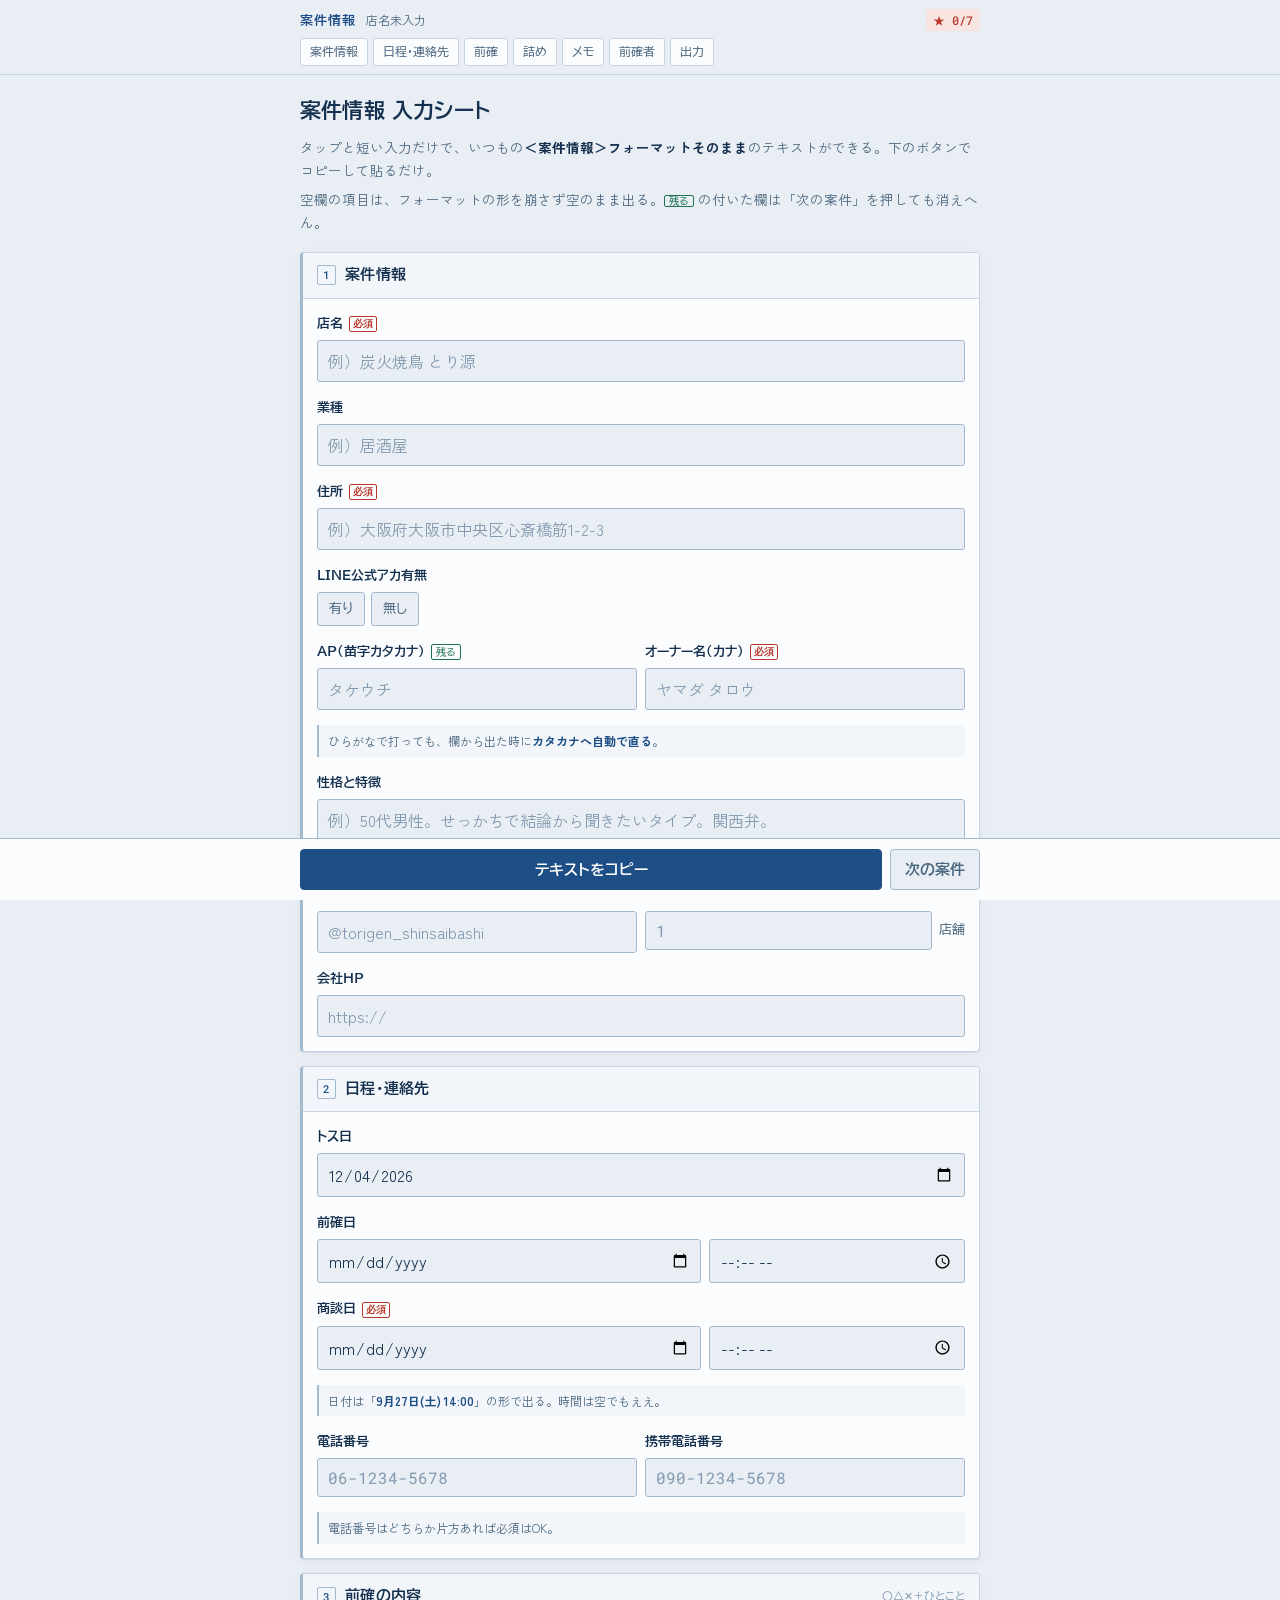
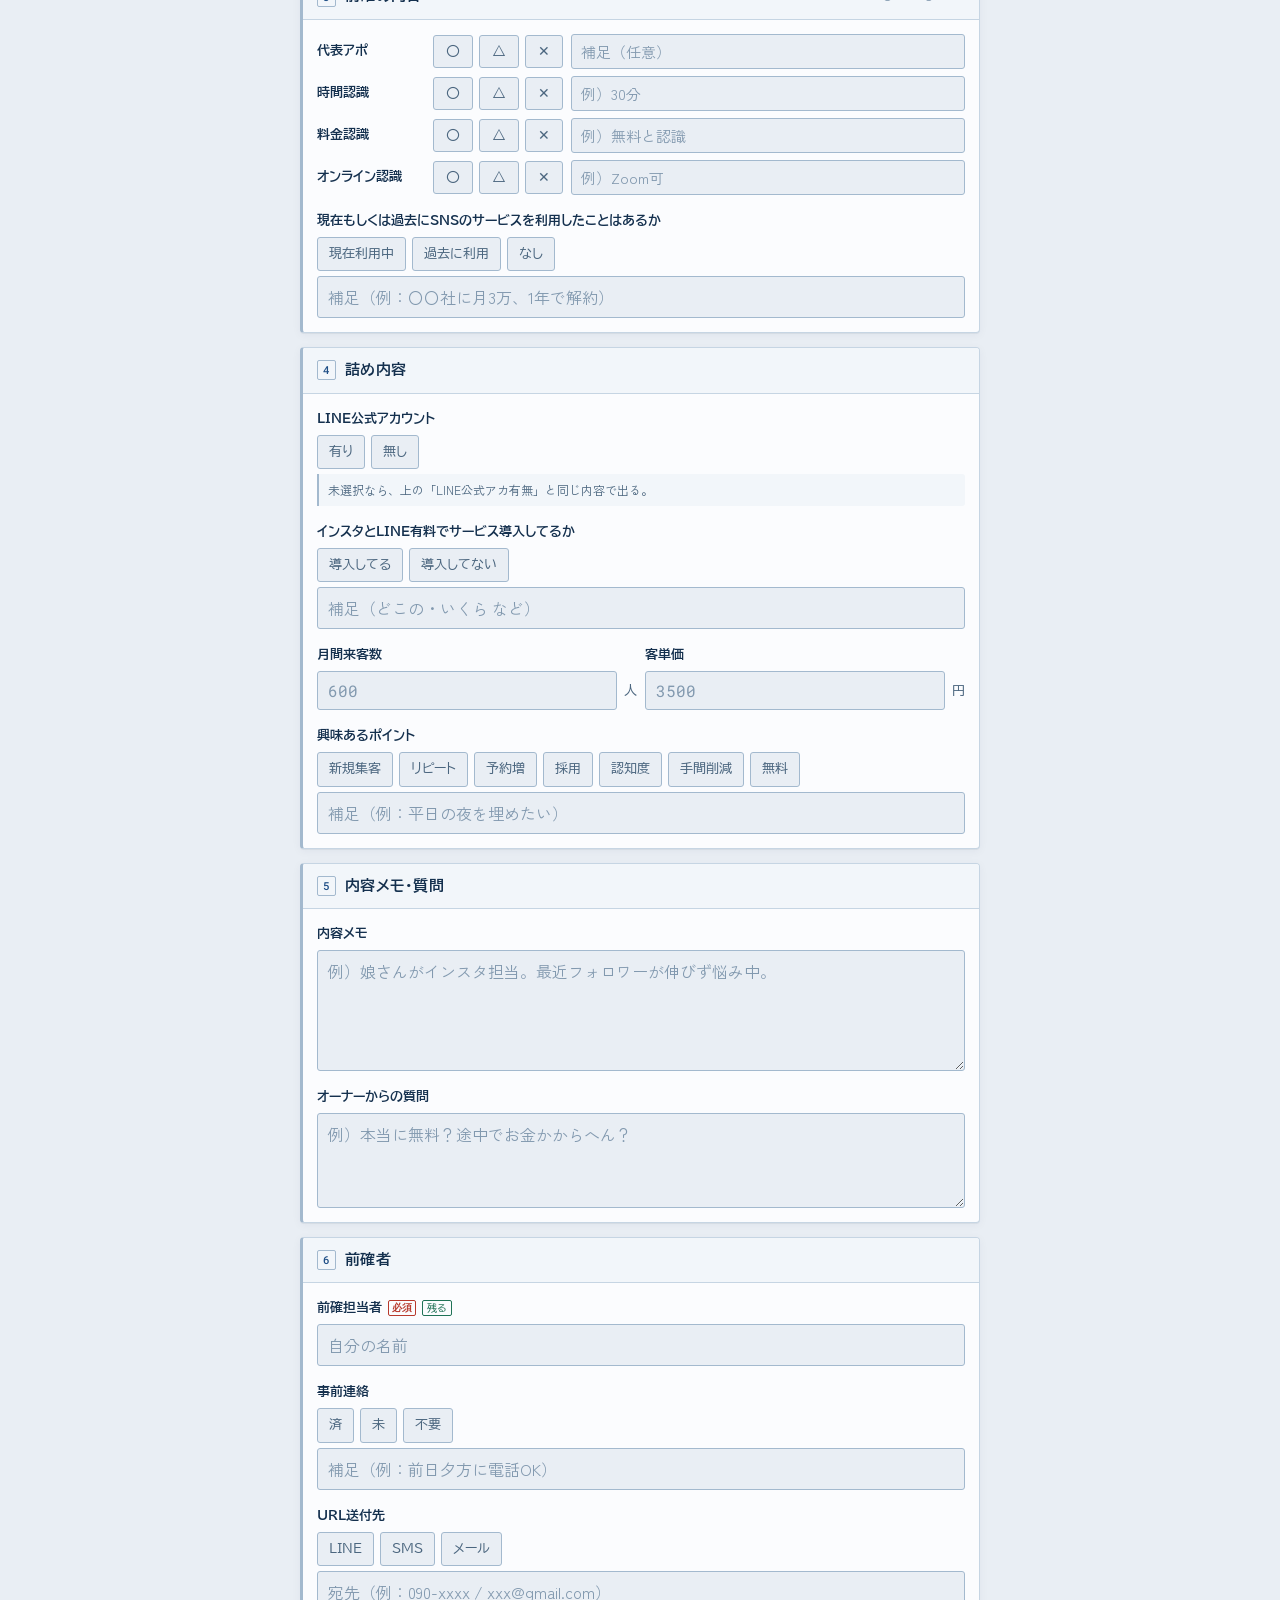
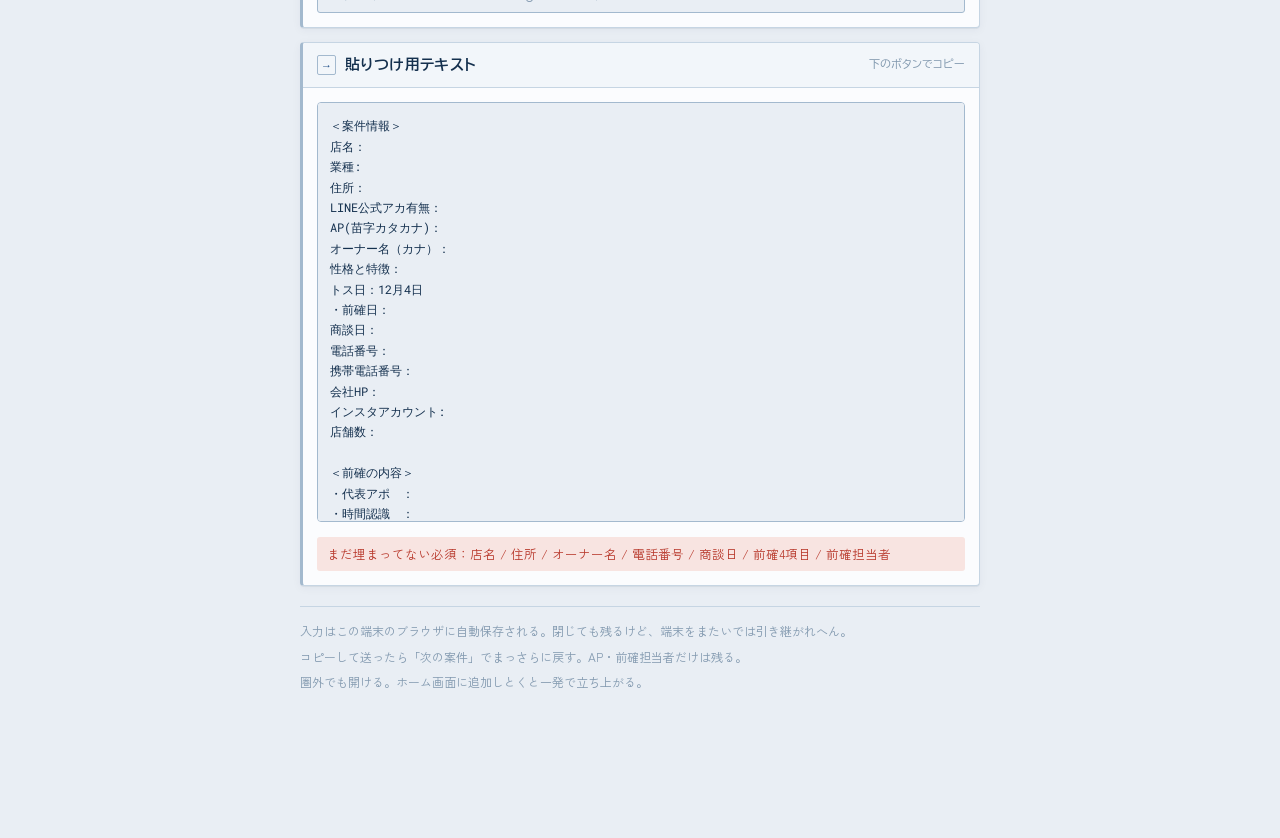
<file: anken/index.html>
<!doctype html>
<html lang="ja">
<head>
<meta charset="utf-8">
<meta name="viewport" content="width=device-width, initial-scale=1, viewport-fit=cover">
<title>案件情報シート</title>
<meta name="description" content="SNS無料運用のアポを、案件情報フォーマットそのままのテキストにまとめる入力シート">
<meta name="robots" content="noindex, nofollow">
<meta name="theme-color" content="#E9EEF4" media="(prefers-color-scheme: light)">
<meta name="theme-color" content="#0C141E" media="(prefers-color-scheme: dark)">
<meta name="apple-mobile-web-app-capable" content="yes">
<meta name="mobile-web-app-capable" content="yes">
<meta name="apple-mobile-web-app-status-bar-style" content="default">
<meta name="apple-mobile-web-app-title" content="案件情報">
<meta name="format-detection" content="telephone=no">
<link rel="manifest" href="./manifest.webmanifest">
<link rel="apple-touch-icon" href="./icons/icon-180.png">
<link rel="icon" href="./icons/icon-192.png">
<link rel="preconnect" href="https://fonts.googleapis.com">
<link rel="preconnect" href="https://fonts.gstatic.com" crossorigin>
<link rel="stylesheet" href="https://fonts.googleapis.com/css2?family=BIZ+UDPGothic:wght@400;700&family=Zen+Kaku+Gothic+New:wght@400;500;700&family=Roboto+Mono:wght@400;500&display=swap">
<style>
/* ============================================================
   案件情報シート（SNS無料運用のアポ → 案件情報フォーマット）
   用途: タップ中心の入力から、いつもの＜案件情報＞テキストを組み立てる
   デザインは 聞き取りシート（../sns-hearing/）と共通
   色  : 複写式伝票のカーボン青 ＋ 朱色は「未入力」の警告だけに使う
   字  : 見出し/ラベル=BIZ UDPGothic（帳票用UD書体）
         本文=Zen Kaku Gothic New / 数字と出力=Roboto Mono
   ============================================================ */
:root{
  color-scheme:light dark;
  --paper:#E9EEF4; --card:#FBFCFE; --card2:#F2F6FA;
  --ink:#14304E; --ink2:#4B667F; --ink3:#8299AF;
  --rule:#C6D5E3; --rule2:#A3B9CE;
  --blue:#1E4E86; --blue-soft:#DBE7F5;
  --red:#B8392C; --red-soft:#F8E4E1;
  --ok:#1F7256; --ok-soft:#DDEFE7;
  --on-blue:#FFFFFF;
  --shadow:0 1px 0 rgba(20,48,78,.06), 0 2px 10px rgba(20,48,78,.05);
  --body:"Zen Kaku Gothic New","Hiragino Kaku Gothic ProN","Yu Gothic",sans-serif;
  --form:"BIZ UDPGothic","Hiragino Kaku Gothic ProN","Yu Gothic",sans-serif;
  --mono:"Roboto Mono",ui-monospace,SFMono-Regular,Menlo,monospace;
}
@media (prefers-color-scheme:dark){
  :root:not([data-theme="light"]){
    --paper:#0C141E; --card:#151F2B; --card2:#1B2734;
    --ink:#DDE7F1; --ink2:#9AAEC3; --ink3:#697F96;
    --rule:#25344A; --rule2:#3A4E68;
    --blue:#79ADE8; --blue-soft:#1A2C43;
    --red:#E5796B; --red-soft:#37211E;
    --ok:#5CC49D; --ok-soft:#14301F;
    --on-blue:#0C141E;
    --shadow:0 1px 0 rgba(0,0,0,.3), 0 2px 10px rgba(0,0,0,.25);
  }
}
:root[data-theme="dark"]{
  --paper:#0C141E; --card:#151F2B; --card2:#1B2734;
  --ink:#DDE7F1; --ink2:#9AAEC3; --ink3:#697F96;
  --rule:#25344A; --rule2:#3A4E68;
  --blue:#79ADE8; --blue-soft:#1A2C43;
  --red:#E5796B; --red-soft:#37211E;
  --ok:#5CC49D; --ok-soft:#14301F;
  --on-blue:#0C141E;
  --shadow:0 1px 0 rgba(0,0,0,.3), 0 2px 10px rgba(0,0,0,.25);
}

html,body{margin:0; padding:0;}
img{max-width:100%;}
[hidden]{display:none !important;}

body{
  background:var(--paper); color:var(--ink);
  font-family:var(--body); font-size:15px; line-height:1.7;
  -webkit-text-size-adjust:100%;
  overflow-wrap:break-word;
}
.wrap{max-width:680px; margin:0 auto; padding-inline:16px; padding-block:0 140px;}

/* 上部固定 ─ ノッチの下に中身が来るよう、バー自身が safe-area を持つ */
.top{
  position:sticky; top:0; z-index:30;
  background:var(--paper); border-bottom:1px solid var(--rule);
  padding-top:env(safe-area-inset-top,0px);
}
.top-in{max-width:680px; margin:0 auto; padding-inline:16px;}
.top-row{display:flex; align-items:baseline; gap:10px; padding-block:9px 6px;}
.brand{font-family:var(--form); font-weight:700; font-size:13px; letter-spacing:.08em; color:var(--blue); white-space:nowrap;}
.who{font-size:12px; color:var(--ink2); overflow:hidden; text-overflow:ellipsis; white-space:nowrap; flex:1;}
.score{font-family:var(--mono); font-size:12px; font-weight:500; white-space:nowrap; padding:1px 7px; border-radius:3px; background:var(--red-soft); color:var(--red);}
.score.full{background:var(--ok-soft); color:var(--ok);}
.nav{display:flex; gap:5px; overflow-x:auto; padding-block:0 8px; scrollbar-width:none; -webkit-overflow-scrolling:touch;}
.nav::-webkit-scrollbar{display:none;}
.nav a{
  flex:0 0 auto; font-family:var(--form); font-size:11.5px; text-decoration:none;
  color:var(--ink2); background:var(--card); border:1px solid var(--rule);
  padding:3px 9px; border-radius:3px;
}
.nav a:active{background:var(--blue-soft);}

/* 見出し */
.lede{padding-block:18px 4px;}
.lede h1{font-family:var(--form); font-size:21px; font-weight:700; margin:0 0 8px; letter-spacing:.01em; text-wrap:balance;}
.lede p{margin:0; color:var(--ink2); font-size:13.5px;}
.lede p + p{margin-top:6px;}
.lede b{color:var(--ink); font-weight:700;}

/* セクション */
.sec{
  background:var(--card); border:1px solid var(--rule); border-left:3px solid var(--rule2);
  border-radius:4px; box-shadow:var(--shadow); margin-top:14px;
  scroll-margin-top:calc(104px + env(safe-area-inset-top,0px));
}
.sec-h{
  display:flex; align-items:center; gap:9px;
  padding:10px 14px; border-bottom:1px solid var(--rule); background:var(--card2);
  border-radius:3px 3px 0 0;
}
.num{
  font-family:var(--mono); font-size:11px; font-weight:500; color:var(--blue);
  border:1px solid var(--rule2); border-radius:2px; padding:0 5px; line-height:18px; flex:0 0 auto;
}
.sec-h h2{font-family:var(--form); font-size:14.5px; font-weight:700; margin:0; letter-spacing:.02em;}
.sec-h .tag{margin-left:auto; font-size:10.5px; font-family:var(--form); color:var(--ink3); white-space:nowrap;}
.sec-b{padding:14px; display:flex; flex-direction:column; gap:15px;}

/* フィールド */
.f{display:flex; flex-direction:column; gap:5px;}
.lab{font-family:var(--form); font-size:13px; font-weight:700; display:flex; align-items:center; gap:6px; flex-wrap:wrap;}
.req{font-family:var(--mono); font-size:9.5px; color:var(--red); border:1px solid currentColor; border-radius:2px; padding:0 3px; line-height:14px;}
.hint{font-size:12px; color:var(--ink2); background:var(--card2); border-left:2px solid var(--rule2); padding:6px 9px; border-radius:0 3px 3px 0; line-height:1.65;}
.hint b{color:var(--blue); font-weight:700;}

input[type=text],input[type=number],input[type=date],textarea,select{
  font-family:var(--body); font-size:16px; color:var(--ink);
  background:var(--paper); border:1px solid var(--rule2); border-radius:3px;
  padding:8px 10px; width:100%; max-width:100%; box-sizing:border-box;
}
input[type=number]{font-family:var(--mono); font-variant-numeric:tabular-nums;}
textarea{min-height:64px; resize:vertical; line-height:1.6;}
input:focus-visible,textarea:focus-visible,select:focus-visible{outline:2px solid var(--blue); outline-offset:1px; border-color:var(--blue);}
::placeholder{color:var(--ink3); opacity:1;}

.row{display:flex; gap:8px; flex-wrap:wrap;}
.row > *{flex:1 1 130px; min-width:0;}
.unit{display:flex; align-items:center; gap:7px;}
.unit input{flex:1; min-width:0;}
.unit span{font-family:var(--form); font-size:12.5px; color:var(--ink2); flex:0 0 auto;}

/* チップ */
.chips{display:flex; flex-wrap:wrap; gap:6px;}
.chip{cursor:pointer; position:relative;}
.chip input{position:absolute; opacity:0; width:1px; height:1px;}
.chip span{
  display:block; font-family:var(--form); font-size:13px; line-height:1.4;
  padding:7px 11px; border:1px solid var(--rule2); border-radius:3px;
  background:var(--paper); color:var(--ink2); user-select:none; -webkit-user-select:none;
}
.chip input:checked + span{background:var(--blue); border-color:var(--blue); color:var(--on-blue); font-weight:700;}
.chip input:focus-visible + span{outline:2px solid var(--blue); outline-offset:1px;}

/* 割合 */
.ratio{display:flex; flex-direction:column; gap:7px;}
.rr{display:flex; align-items:center; gap:9px;}
.rr label{font-family:var(--form); font-size:13px; flex:1; min-width:0;}
.rr input{width:74px; flex:0 0 auto; text-align:right;}
.rr .pc{font-size:12px; color:var(--ink3); flex:0 0 auto;}
.sum{display:flex; align-items:center; gap:9px; padding-top:4px;}
.bar{flex:1; height:7px; background:var(--card2); border:1px solid var(--rule); border-radius:4px; overflow:hidden; min-width:0;}
.bar i{display:block; height:100%; width:0; background:var(--blue); transition:width .18s ease;}
.bar.over i{background:var(--red);}
.sum b{font-family:var(--mono); font-size:12px; font-weight:500; color:var(--ink2); flex:0 0 auto;}

/* チェック */
.checks{display:flex; flex-direction:column; gap:3px;}
.ck{display:flex; align-items:flex-start; gap:10px; padding:7px 8px; border-radius:3px; cursor:pointer;}
.ck:has(input:checked){background:var(--ok-soft);}
.ck input{width:19px; height:19px; margin:3px 0 0; flex:0 0 auto; accent-color:var(--ok);}
.ck span{font-family:var(--form); font-size:13.5px; line-height:1.5;}
.ck em{display:block; font-style:normal; font-size:11.5px; color:var(--ink2); font-family:var(--body); line-height:1.55;}

/* 出力 */
.outbox{
  font-family:var(--mono); font-size:12px; line-height:1.7; color:var(--ink);
  background:var(--paper); border:1px solid var(--rule2); border-radius:4px;
  padding:12px; margin:0; width:100%; max-height:420px; box-sizing:border-box;
  white-space:pre-wrap; word-break:break-word; overflow:auto; -webkit-user-select:text; user-select:text;
}
.outbox.sample{color:var(--ink3);}
.miss{font-size:12.5px; color:var(--red); background:var(--red-soft); border-radius:3px; padding:7px 10px; line-height:1.6;}
.miss.ok{color:var(--ok); background:var(--ok-soft);}

/* 下部固定バー */
.bottom{
  position:fixed; left:0; right:0; bottom:0; z-index:40;
  background:var(--card); border-top:1px solid var(--rule2);
  padding:10px 16px calc(10px + env(safe-area-inset-bottom,0px));
}
.bottom .inner{max-width:680px; margin:0 auto; width:100%; display:flex; gap:8px;}
.btn{
  font-family:var(--form); font-size:14.5px; font-weight:700; cursor:pointer;
  border-radius:4px; padding:12px 14px; border:1px solid var(--rule2);
  background:var(--paper); color:var(--ink2); white-space:nowrap;
}
.btn.main{flex:1; background:var(--blue); border-color:var(--blue); color:var(--on-blue);}
.btn:active{transform:translateY(1px);}
.btn:focus-visible{outline:2px solid var(--blue); outline-offset:2px;}

.toast{
  position:fixed; left:50%; transform:translateX(-50%);
  bottom:calc(86px + env(safe-area-inset-bottom,0px)); z-index:50;
  background:var(--ink); color:var(--paper); font-family:var(--form); font-size:13px; font-weight:700;
  padding:9px 16px; border-radius:20px; box-shadow:0 4px 16px rgba(0,0,0,.25);
  opacity:0; pointer-events:none; transition:opacity .2s ease; max-width:80vw; text-align:center;
}
.toast.on{opacity:1;}
@media (prefers-reduced-motion:reduce){*{transition:none !important;}}

.foot{margin-top:20px; padding-top:14px; border-top:1px solid var(--rule); font-size:12px; color:var(--ink3);}
.foot p{margin:0 0 5px;}
</style>
<style>
/* ── 案件情報シート用の追加分 ── */
.pair{display:flex; flex-direction:column; gap:7px;}
.kk{display:flex; align-items:center; gap:8px; flex-wrap:wrap;}
.kk .kl{font-family:var(--form); font-size:13px; font-weight:700; width:108px; flex:0 0 auto;}
.kk .chips{flex:0 0 auto;}
.kk input[type=text]{flex:1 1 140px; min-width:0; padding:6px 9px; font-size:15px;}
.chip.sm span{padding:6px 12px; font-size:14px;}
.dt{display:flex; gap:8px;}
.dt input[type=date]{flex:1 1 60%; min-width:0;}
.dt input[type=time]{flex:1 1 40%; min-width:0;}
input[type=time],input[type=tel],input[type=url]{
  font-family:var(--body); font-size:16px; color:var(--ink);
  background:var(--paper); border:1px solid var(--rule2); border-radius:3px;
  padding:8px 10px; width:100%; max-width:100%; box-sizing:border-box;
}
input[type=tel]{font-family:var(--mono);}
input[type=time]:focus-visible,input[type=tel]:focus-visible,input[type=url]:focus-visible{outline:2px solid var(--blue); outline-offset:1px; border-color:var(--blue);}
.keep{font-family:var(--form); font-size:10px; color:var(--ok); border:1px solid currentColor; border-radius:2px; padding:0 4px; line-height:14px; font-weight:400;}
</style>
</head>
<body>

<div class="top">
  <div class="top-in">
    <div class="top-row">
      <span class="brand">案件情報</span>
      <span class="who" id="who">店名未入力</span>
      <span class="score" id="score">★ 0/7</span>
    </div>
    <nav class="nav" aria-label="セクション">
      <a href="#s1">案件情報</a><a href="#s2">日程・連絡先</a><a href="#s3">前確</a><a href="#s4">詰め</a><a href="#s5">メモ</a><a href="#s6">前確者</a><a href="#sout">出力</a>
    </nav>
  </div>
</div>

<div class="wrap">

  <div class="lede">
    <h1>案件情報 入力シート</h1>
    <p>タップと短い入力だけで、いつもの<b>＜案件情報＞フォーマットそのまま</b>のテキストができる。下のボタンでコピーして貼るだけ。</p>
    <p>空欄の項目は、フォーマットの形を崩さず空のまま出る。<span class="keep">残る</span> の付いた欄は「次の案件」を押しても消えへん。</p>
  </div>

  <section class="sec" id="s1">
    <div class="sec-h"><span class="num">1</span><h2>案件情報</h2></div>
    <div class="sec-b">
      <div class="f"><div class="lab"><label for="a_ten">店名</label> <span class="req">必須</span></div><input type="text" id="a_ten" placeholder="例）炭火焼鳥 とり源"></div>
      <div class="f">
        <div class="lab"><label for="a_gyo">業種</label></div>
        <input type="text" id="a_gyo" list="gyolist" placeholder="例）居酒屋">
        <datalist id="gyolist">
          <option value="居酒屋"><option value="焼肉"><option value="焼鳥"><option value="ラーメン"><option value="カフェ"><option value="バー"><option value="レストラン"><option value="美容室"><option value="ネイルサロン"><option value="エステ"><option value="整骨院"><option value="整体"><option value="歯科"><option value="クリニック"><option value="ジム"><option value="小売"><option value="不動産">
        </datalist>
      </div>
      <div class="f"><div class="lab"><label for="a_jus">住所</label> <span class="req">必須</span></div><input type="text" id="a_jus" placeholder="例）大阪府大阪市中央区心斎橋筋1-2-3"></div>
      <div class="f">
        <div class="lab">LINE公式アカ有無</div>
        <div class="chips">
          <label class="chip"><input type="radio" name="line1" id="a_line_y" value="有り"><span>有り</span></label>
          <label class="chip"><input type="radio" name="line1" id="a_line_n" value="無し"><span>無し</span></label>
        </div>
      </div>
      <div class="row">
        <div class="f"><div class="lab"><label for="a_ap">AP(苗字カタカナ)</label> <span class="keep">残る</span></div><input type="text" id="a_ap" class="kana" placeholder="タケウチ"></div>
        <div class="f"><div class="lab"><label for="a_own">オーナー名（カナ）</label> <span class="req">必須</span></div><input type="text" id="a_own" class="kana" placeholder="ヤマダ タロウ"></div>
      </div>
      <div class="hint">ひらがなで打っても、欄から出た時に<b>カタカナへ自動で直る</b>。</div>
      <div class="f"><div class="lab"><label for="a_sei">性格と特徴</label></div><textarea id="a_sei" placeholder="例）50代男性。せっかちで結論から聞きたいタイプ。関西弁。"></textarea></div>
      <div class="row">
        <div class="f"><div class="lab"><label for="a_inst">インスタアカウント</label></div><input type="text" id="a_inst" placeholder="@torigen_shinsaibashi" autocapitalize="off" autocorrect="off"></div>
        <div class="f"><div class="lab"><label for="a_mise">店舗数</label></div><div class="unit"><input type="number" id="a_mise" inputmode="numeric" placeholder="1"><span>店舗</span></div></div>
      </div>
      <div class="f"><div class="lab"><label for="a_hp">会社HP</label></div><input type="url" id="a_hp" placeholder="https://" autocapitalize="off" autocorrect="off"></div>
    </div>
  </section>

  <section class="sec" id="s2">
    <div class="sec-h"><span class="num">2</span><h2>日程・連絡先</h2></div>
    <div class="sec-b">
      <div class="f"><div class="lab"><label for="d_toss">トス日</label></div><input type="date" id="d_toss"></div>
      <div class="f"><div class="lab"><label for="d_mae">前確日</label></div><div class="dt"><input type="date" id="d_mae"><input type="time" id="d_mae_t" step="600" aria-label="前確の時間"></div></div>
      <div class="f"><div class="lab"><label for="d_sho">商談日</label> <span class="req">必須</span></div><div class="dt"><input type="date" id="d_sho"><input type="time" id="d_sho_t" step="600" aria-label="商談の時間"></div></div>
      <div class="hint">日付は「<b>9月27日(土) 14:00</b>」の形で出る。時間は空でもええ。</div>
      <div class="row">
        <div class="f"><div class="lab"><label for="d_tel">電話番号</label></div><input type="tel" id="d_tel" inputmode="tel" placeholder="06-1234-5678"></div>
        <div class="f"><div class="lab"><label for="d_kei">携帯電話番号</label></div><input type="tel" id="d_kei" inputmode="tel" placeholder="090-1234-5678"></div>
      </div>
      <div class="hint">電話番号はどちらか片方あれば必須はOK。</div>
    </div>
  </section>

  <section class="sec" id="s3">
    <div class="sec-h"><span class="num">3</span><h2>前確の内容</h2><span class="tag">〇△✕＋ひとこと</span></div>
    <div class="sec-b">
      <div class="pair">
        <div class="kk" data-mk="m_dai"><span class="kl">代表アポ</span>
          <div class="chips">
            <label class="chip sm"><input type="radio" name="m_dai" value="〇"><span>〇</span></label>
            <label class="chip sm"><input type="radio" name="m_dai" value="△"><span>△</span></label>
            <label class="chip sm"><input type="radio" name="m_dai" value="✕"><span>✕</span></label>
          </div>
          <input type="text" id="m_dai_t" placeholder="補足（任意）">
        </div>
        <div class="kk" data-mk="m_jik"><span class="kl">時間認識</span>
          <div class="chips">
            <label class="chip sm"><input type="radio" name="m_jik" value="〇"><span>〇</span></label>
            <label class="chip sm"><input type="radio" name="m_jik" value="△"><span>△</span></label>
            <label class="chip sm"><input type="radio" name="m_jik" value="✕"><span>✕</span></label>
          </div>
          <input type="text" id="m_jik_t" placeholder="例）30分">
        </div>
        <div class="kk" data-mk="m_ryo"><span class="kl">料金認識</span>
          <div class="chips">
            <label class="chip sm"><input type="radio" name="m_ryo" value="〇"><span>〇</span></label>
            <label class="chip sm"><input type="radio" name="m_ryo" value="△"><span>△</span></label>
            <label class="chip sm"><input type="radio" name="m_ryo" value="✕"><span>✕</span></label>
          </div>
          <input type="text" id="m_ryo_t" placeholder="例）無料と認識">
        </div>
        <div class="kk" data-mk="m_onl"><span class="kl">オンライン認識</span>
          <div class="chips">
            <label class="chip sm"><input type="radio" name="m_onl" value="〇"><span>〇</span></label>
            <label class="chip sm"><input type="radio" name="m_onl" value="△"><span>△</span></label>
            <label class="chip sm"><input type="radio" name="m_onl" value="✕"><span>✕</span></label>
          </div>
          <input type="text" id="m_onl_t" placeholder="例）Zoom可">
        </div>
      </div>
      <div class="f">
        <div class="lab">現在もしくは過去にSNSのサービスを利用したことはあるか</div>
        <div class="chips">
          <label class="chip"><input type="radio" name="sns" value="現在利用中"><span>現在利用中</span></label>
          <label class="chip"><input type="radio" name="sns" value="過去に利用"><span>過去に利用</span></label>
          <label class="chip"><input type="radio" name="sns" value="なし"><span>なし</span></label>
        </div>
        <input type="text" id="m_sns_t" placeholder="補足（例：〇〇社に月3万、1年で解約）">
      </div>
    </div>
  </section>

  <section class="sec" id="s4">
    <div class="sec-h"><span class="num">4</span><h2>詰め内容</h2></div>
    <div class="sec-b">
      <div class="f">
        <div class="lab">LINE公式アカウント</div>
        <div class="chips">
          <label class="chip"><input type="radio" name="line2" id="t_line_y" value="有り"><span>有り</span></label>
          <label class="chip"><input type="radio" name="line2" id="t_line_n" value="無し"><span>無し</span></label>
        </div>
        <div class="hint">未選択なら、上の「LINE公式アカ有無」と同じ内容で出る。</div>
      </div>
      <div class="f">
        <div class="lab">インスタとLINE有料でサービス導入してるか</div>
        <div class="chips">
          <label class="chip"><input type="radio" name="yuryo" value="導入してる"><span>導入してる</span></label>
          <label class="chip"><input type="radio" name="yuryo" value="導入してない"><span>導入してない</span></label>
        </div>
        <input type="text" id="t_yuryo_t" placeholder="補足（どこの・いくら など）">
      </div>
      <div class="row">
        <div class="f"><div class="lab"><label for="t_kya">月間来客数</label></div><div class="unit"><input type="number" id="t_kya" inputmode="numeric" placeholder="600"><span>人</span></div></div>
        <div class="f"><div class="lab"><label for="t_tan">客単価</label></div><div class="unit"><input type="number" id="t_tan" inputmode="numeric" placeholder="3500"><span>円</span></div></div>
      </div>
      <div class="f">
        <div class="lab">興味あるポイント</div>
        <div class="chips" id="kyomi">
          <label class="chip"><input type="checkbox" value="新規集客"><span>新規集客</span></label>
          <label class="chip"><input type="checkbox" value="リピート"><span>リピート</span></label>
          <label class="chip"><input type="checkbox" value="予約増"><span>予約増</span></label>
          <label class="chip"><input type="checkbox" value="採用"><span>採用</span></label>
          <label class="chip"><input type="checkbox" value="認知度"><span>認知度</span></label>
          <label class="chip"><input type="checkbox" value="運用の手間削減"><span>手間削減</span></label>
          <label class="chip"><input type="checkbox" value="無料なこと"><span>無料</span></label>
        </div>
        <input type="text" id="t_kyo_t" placeholder="補足（例：平日の夜を埋めたい）">
      </div>
    </div>
  </section>

  <section class="sec" id="s5">
    <div class="sec-h"><span class="num">5</span><h2>内容メモ・質問</h2></div>
    <div class="sec-b">
      <div class="f"><div class="lab"><label for="n_memo">内容メモ</label></div><textarea id="n_memo" rows="4" placeholder="例）娘さんがインスタ担当。最近フォロワーが伸びず悩み中。"></textarea></div>
      <div class="f"><div class="lab"><label for="n_q">オーナーからの質問</label></div><textarea id="n_q" rows="3" placeholder="例）本当に無料？途中でお金かからへん？"></textarea></div>
    </div>
  </section>

  <section class="sec" id="s6">
    <div class="sec-h"><span class="num">6</span><h2>前確者</h2></div>
    <div class="sec-b">
      <div class="f"><div class="lab"><label for="p_tan">前確担当者</label> <span class="req">必須</span> <span class="keep">残る</span></div><input type="text" id="p_tan" placeholder="自分の名前"></div>
      <div class="f">
        <div class="lab">事前連絡</div>
        <div class="chips">
          <label class="chip"><input type="radio" name="jizen" value="済"><span>済</span></label>
          <label class="chip"><input type="radio" name="jizen" value="未"><span>未</span></label>
          <label class="chip"><input type="radio" name="jizen" value="不要"><span>不要</span></label>
        </div>
        <input type="text" id="p_jizen_t" placeholder="補足（例：前日夕方に電話OK）">
      </div>
      <div class="f">
        <div class="lab">URL送付先</div>
        <div class="chips">
          <label class="chip"><input type="radio" name="urlsaki" value="LINE"><span>LINE</span></label>
          <label class="chip"><input type="radio" name="urlsaki" value="SMS"><span>SMS</span></label>
          <label class="chip"><input type="radio" name="urlsaki" value="メール"><span>メール</span></label>
        </div>
        <input type="text" id="p_url_t" placeholder="宛先（例：090-xxxx / xxx@gmail.com）" autocapitalize="off" autocorrect="off">
      </div>
    </div>
  </section>

  <section class="sec" id="sout">
    <div class="sec-h"><span class="num">→</span><h2>貼りつけ用テキスト</h2><span class="tag">下のボタンでコピー</span></div>
    <div class="sec-b">
      <pre class="outbox" id="outbox" aria-live="polite"></pre>
      <div class="miss" id="miss"></div>
    </div>
  </section>

  <div class="foot">
    <p>入力はこの端末のブラウザに自動保存される。閉じても残るけど、端末をまたいでは引き継がれへん。</p>
    <p>コピーして送ったら「次の案件」でまっさらに戻す。AP・前確担当者だけは残る。</p>
    <p>圏外でも開ける。ホーム画面に追加しとくと一発で立ち上がる。</p>
  </div>

</div>

<div class="bottom">
  <div class="inner">
    <button class="btn main" id="copy" type="button">テキストをコピー</button>
    <button class="btn" id="reset" type="button">次の案件</button>
  </div>
</div>
<div class="toast" id="toast" role="status"></div>

<script>
(function(){
  "use strict";
  var KEY = "anken-info-v1";
  var KEEP = ["a_ap", "p_tan"];
  var $  = function(s,r){ return (r||document).querySelector(s); };
  var $$ = function(s,r){ return Array.prototype.slice.call((r||document).querySelectorAll(s)); };
  var WD = ["日","月","火","水","木","金","土"];

  function val(id){ var el = $("#" + id); return el && el.value ? String(el.value).trim() : ""; }
  function radio(name){ var c = $('input[name="' + name + '"]:checked'); return c ? c.value : ""; }
  function join(a, b){ return a && b ? a + "（" + b + "）" : (a || b); }
  function kata(s){ return s.replace(/[ぁ-ゖ]/g, function(c){ return String.fromCharCode(c.charCodeAt(0) + 0x60); }); }

  function md(v, withWd){
    if(!v) return "";
    var p = v.split("-"); if(p.length !== 3) return v;
    var d = new Date(Number(p[0]), Number(p[1]) - 1, Number(p[2]));
    return Number(p[1]) + "月" + Number(p[2]) + "日" + (withWd ? "(" + WD[d.getDay()] + ")" : "");
  }
  function dt(dId, tId){
    var s = md(val(dId), true), t = val(tId);
    return s && t ? s + " " + t : (s || t);
  }

  function build(){
    var line1 = radio("line1");
    var line2 = radio("line2") || line1;
    var kyomi = $$("#kyomi input:checked").map(function(c){ return c.value; }).join("、");
    var mise  = val("a_mise");
    var kya = val("t_kya"), tan = val("t_tan");

    var L = [
      "＜案件情報＞",
      "店名：" + val("a_ten"),
      "業種:" + val("a_gyo"),
      "住所：" + val("a_jus"),
      "LINE公式アカ有無：" + line1,
      "AP(苗字カタカナ)：" + kata(val("a_ap")),
      "オーナー名（カナ）：" + kata(val("a_own")),
      "性格と特徴：" + val("a_sei"),
      "トス日：" + (md(val("d_toss"), false) || "月 日"),
      "・前確日：" + dt("d_mae", "d_mae_t"),
      "商談日：" + dt("d_sho", "d_sho_t"),
      "電話番号：" + val("d_tel"),
      "携帯電話番号：" + val("d_kei"),
      "会社HP：" + val("a_hp"),
      "インスタアカウント:" + val("a_inst"),
      "店舗数：" + (mise ? mise + "店舗" : ""),
      "",
      "＜前確の内容＞",
      "・代表アポ　：" + join(radio("m_dai"), val("m_dai_t")),
      "・時間認識　：" + join(radio("m_jik"), val("m_jik_t")),
      "・料金認識　：" + join(radio("m_ryo"), val("m_ryo_t")),
      "・オンライン認識：" + join(radio("m_onl"), val("m_onl_t")),
      "",
      "現在もしくは過去にSNSのサービスを利用したことはあるか：" + join(radio("sns"), val("m_sns_t")),
      "",
      "■詰め内容",
      "・LINE公式アカウント：" + (line2 || "有りor無し"),
      "",
      "・インスタとLINE有料でサービス導入してるか" + ((radio("yuryo") || val("t_yuryo_t")) ? "：" + join(radio("yuryo"), val("t_yuryo_t")) : ""),
      "",
      "・月間来客数：" + (kya ? kya + "人" : ""),
      "",
      "・客単価：" + (tan ? tan + "円" : ""),
      "",
      "・興味あるポイント：" + join(kyomi, val("t_kyo_t")),
      "",
      "",
      "＜内容メモ＞",
      val("n_memo"),
      "",
      "〇オーナーからの質問",
      val("n_q"),
      "",
      "",
      "＜前確者＞",
      "前確担当者：" + val("p_tan"),
      "事前連絡：" + join(radio("jizen"), val("p_jizen_t")),
      "URL送付先：" + join(radio("urlsaki"), val("p_url_t"))
    ];
    return L.join("\n");
  }

  var REQ = [
    { name:"店名",       ok:function(){ return !!val("a_ten"); } },
    { name:"住所",       ok:function(){ return !!val("a_jus"); } },
    { name:"オーナー名", ok:function(){ return !!val("a_own"); } },
    { name:"電話番号",   ok:function(){ return !!(val("d_tel") || val("d_kei")); } },
    { name:"商談日",     ok:function(){ return !!val("d_sho"); } },
    { name:"前確4項目",  ok:function(){ return ["m_dai","m_jik","m_ryo","m_onl"].every(function(n){ return !!radio(n); }); } },
    { name:"前確担当者", ok:function(){ return !!val("p_tan"); } }
  ];

  function render(){
    $("#outbox").textContent = build();
    var miss = REQ.filter(function(r){ return !r.ok(); }).map(function(r){ return r.name; });
    var done = REQ.length - miss.length;
    var sc = $("#score");
    sc.textContent = "★ " + done + "/" + REQ.length;
    sc.classList.toggle("full", !miss.length);
    var m = $("#miss");
    m.textContent = miss.length ? "まだ埋まってない必須：" + miss.join(" / ") : "必須そろってる。コピーして送ってOK。";
    m.classList.toggle("ok", !miss.length);
    $("#who").textContent = val("a_ten") || "店名未入力";
  }

  /* 保存: id付きはid、ラジオ/チェックは name+value / 親#id+value をキーにする */
  function keyOf(el){
    if(el.type === "radio") return "r:" + el.name + ":" + el.value;
    if(el.type === "checkbox") return "c:" + (el.id || (el.closest("[id]").id + ":" + el.value));
    return el.id;
  }
  function fields(){ return $$("input,textarea,select").filter(function(el){ return !!keyOf(el); }); }

  function save(){
    try{
      var d = {};
      fields().forEach(function(el){
        d[keyOf(el)] = (el.type === "checkbox" || el.type === "radio") ? el.checked : el.value;
      });
      localStorage.setItem(KEY, JSON.stringify(d));
    }catch(e){}
  }
  function load(){
    try{
      var raw = localStorage.getItem(KEY);
      if(!raw) return;
      var d = JSON.parse(raw);
      fields().forEach(function(el){
        var k = keyOf(el);
        if(!(k in d)) return;
        if(el.type === "checkbox" || el.type === "radio") el.checked = !!d[k];
        else el.value = d[k];
      });
    }catch(e){}
  }

  var timer;
  function onChange(){ render(); clearTimeout(timer); timer = setTimeout(save, 250); }
  document.addEventListener("input", onChange);
  document.addEventListener("change", onChange);

  /* カナ欄は欄を出たらカタカナに */
  $$(".kana").forEach(function(el){
    el.addEventListener("blur", function(){ var k = kata(el.value); if(k !== el.value){ el.value = k; onChange(); } });
  });

  /* ラジオはもう一度タップで解除できるようにする（押し間違い対策） */
  $$('input[type=radio]').forEach(function(r){
    r.addEventListener("click", function(){
      if(r.dataset.was === "1"){ r.checked = false; r.dataset.was = ""; onChange(); }
      else { $$('input[name="' + r.name + '"]').forEach(function(o){ o.dataset.was = ""; }); r.dataset.was = "1"; }
    });
  });
  function syncWas(){ $$('input[type=radio]').forEach(function(r){ r.dataset.was = r.checked ? "1" : ""; }); }

  function toast(msg){
    var el = $("#toast");
    el.textContent = msg;
    el.classList.add("on");
    setTimeout(function(){ el.classList.remove("on"); }, 1800);
  }
  function legacyCopy(s){
    var ok = false;
    try{
      var ta = document.createElement("textarea");
      ta.value = s; ta.setAttribute("readonly", "");
      ta.style.position = "fixed"; ta.style.top = "-1000px";
      document.body.appendChild(ta);
      ta.select(); ta.setSelectionRange(0, s.length);
      ok = document.execCommand("copy");
      document.body.removeChild(ta);
    }catch(e){}
    toast(ok ? "コピーした" : "下の枠を長押しして選択してコピーして");
  }

  $("#copy").addEventListener("click", function(){
    var txt = build();
    try{
      if(navigator.clipboard && navigator.clipboard.writeText){
        navigator.clipboard.writeText(txt).then(function(){ toast("コピーした"); }, function(){ legacyCopy(txt); });
        return;
      }
    }catch(e){}
    legacyCopy(txt);
  });

  $("#reset").addEventListener("click", function(){
    if(!window.confirm("この案件の入力を全部消して、次の案件を始める？\n（AP・前確担当者は残る）")) return;
    var kept = {};
    KEEP.forEach(function(id){ kept[id] = $("#" + id).value; });
    fields().forEach(function(el){
      if(el.type === "checkbox" || el.type === "radio") el.checked = false;
      else el.value = "";
    });
    KEEP.forEach(function(id){ $("#" + id).value = kept[id]; });
    try{ localStorage.removeItem(KEY); }catch(e){}
    setDefaults(); syncWas(); save(); render();
    window.scrollTo({ top: 0, behavior: "smooth" });
    toast("まっさらにした");
  });

  function setDefaults(){
    var d = new Date();
    var p = function(n){ return (n < 10 ? "0" : "") + n; };
    if(!val("d_toss")) $("#d_toss").value = d.getFullYear() + "-" + p(d.getMonth() + 1) + "-" + p(d.getDate());
  }

  load();
  setDefaults();
  syncWas();
  render();

  if("serviceWorker" in navigator){
    window.addEventListener("load", function(){
      navigator.serviceWorker.register("./sw.js", { scope: "./" }).catch(function(){});
    });
  }
})();
</script>
</body>
</html>
</file>
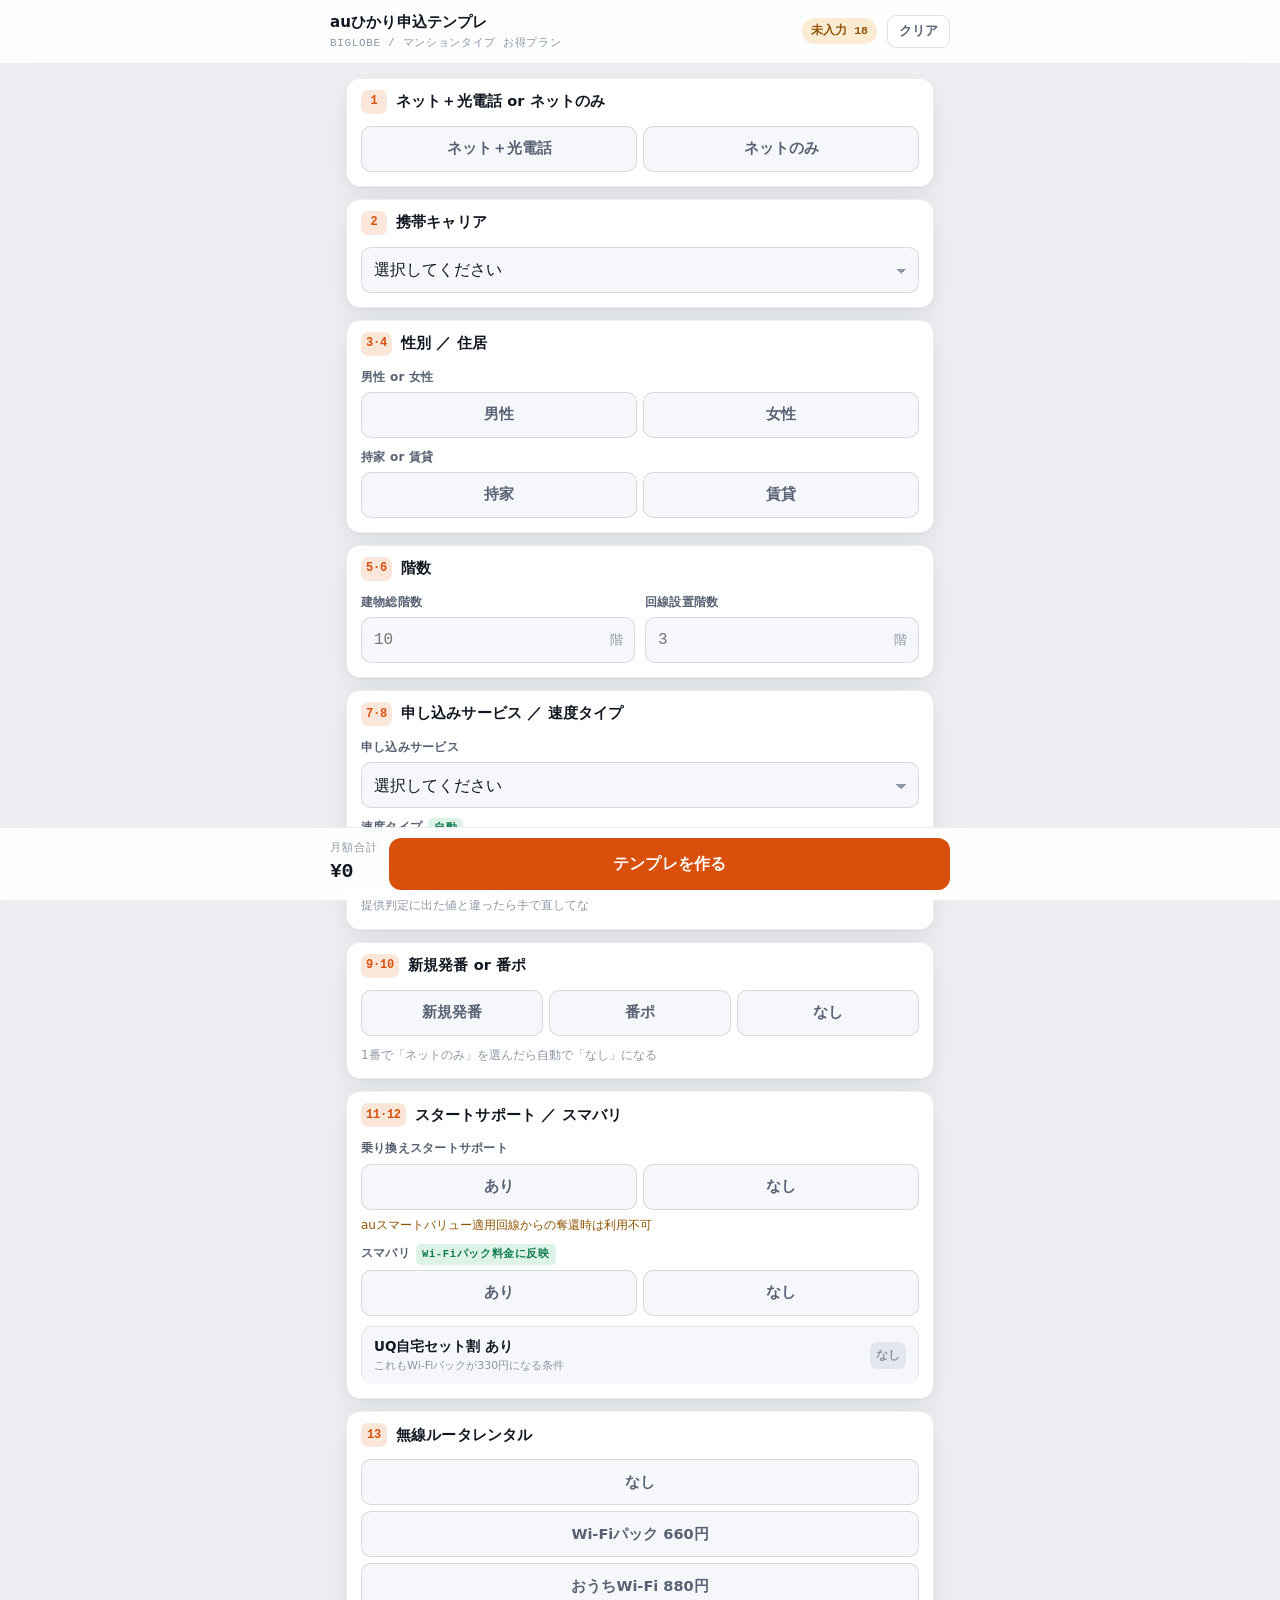
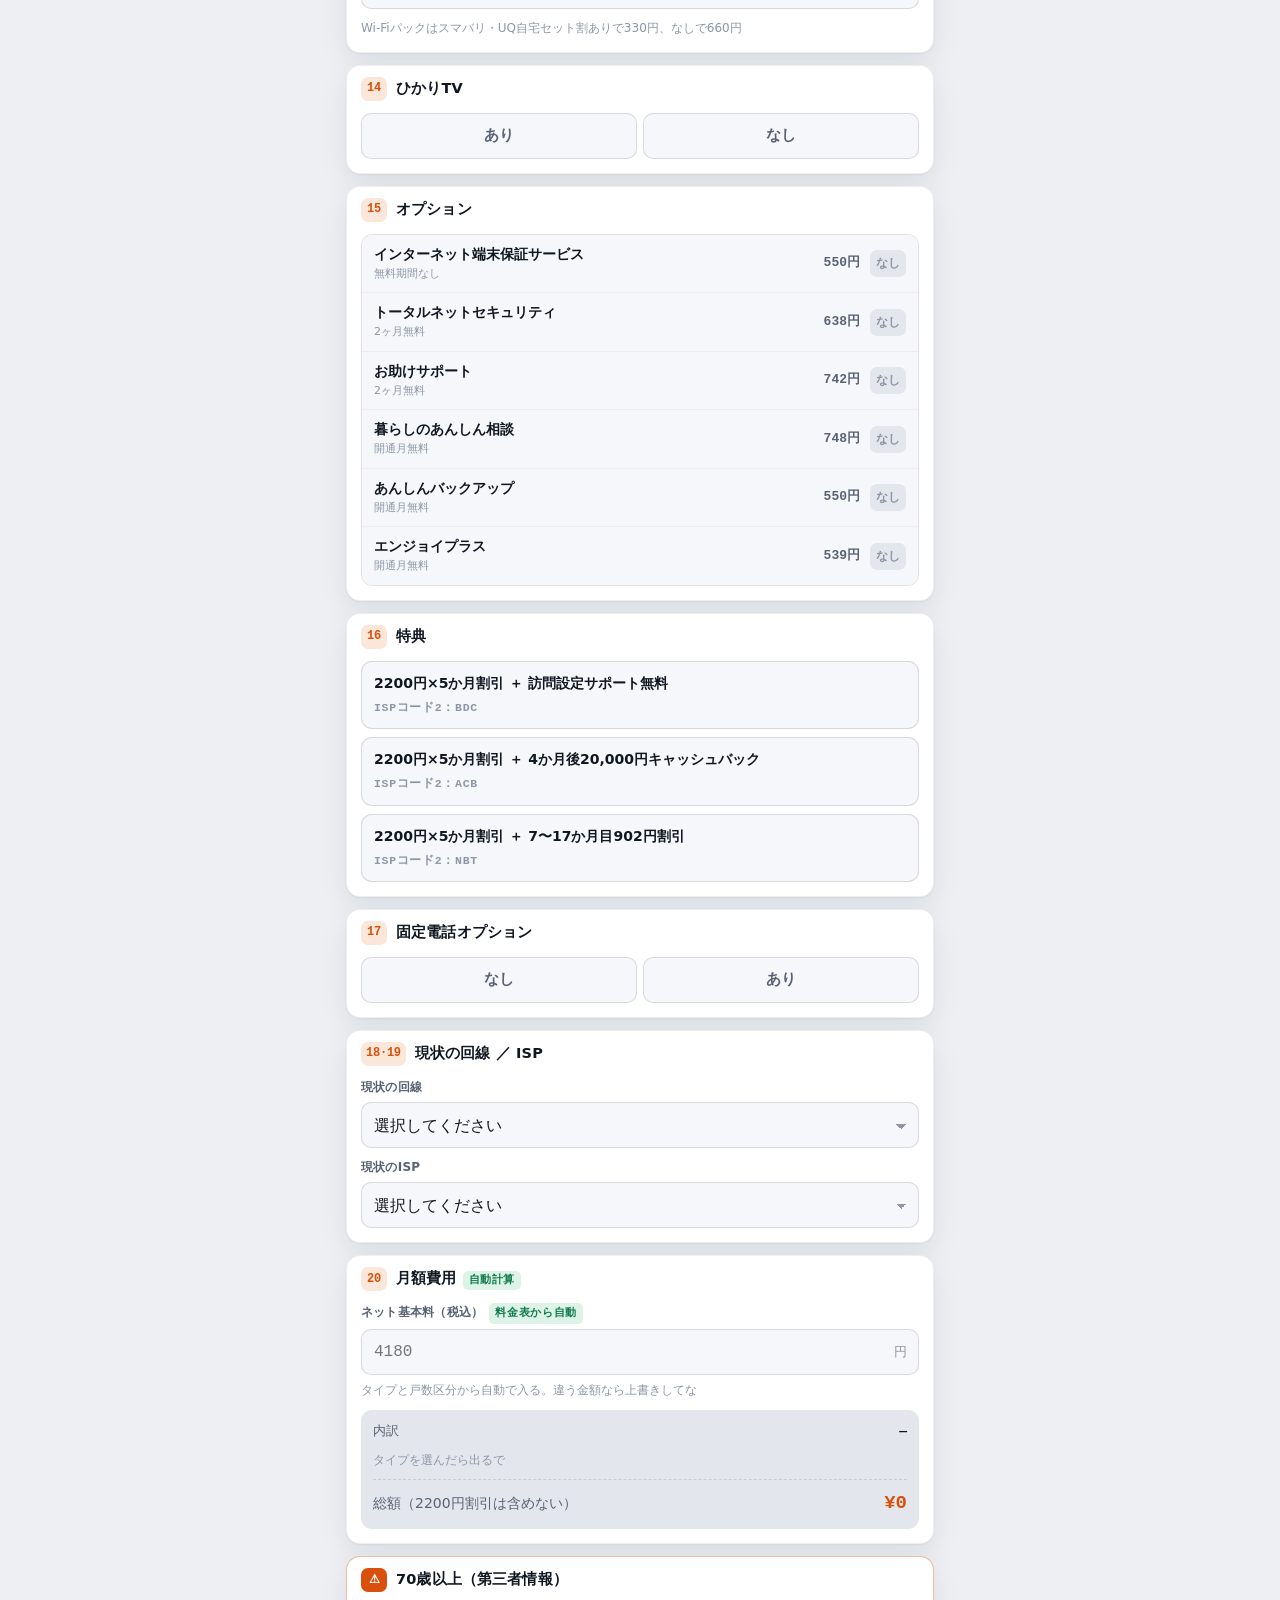
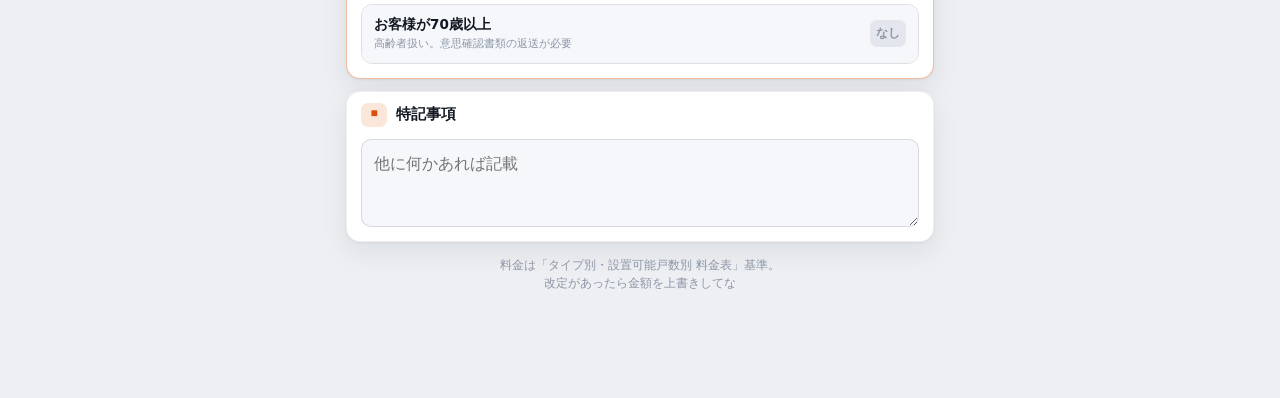
<file: au-template/index.html>
<!doctype html>
<html lang="ja">
<head>
<meta charset="utf-8">
<meta name="viewport" content="width=device-width, initial-scale=1, viewport-fit=cover">
<title>auひかり申込テンプレ</title>
<meta name="description" content="BIGLOBE auひかりマンションタイプの上位店提出テンプレを自動で作る営業ツール">
<meta name="theme-color" content="#EDEFF3" media="(prefers-color-scheme: light)">
<meta name="theme-color" content="#0D1117" media="(prefers-color-scheme: dark)">
<meta name="apple-mobile-web-app-capable" content="yes">
<meta name="mobile-web-app-capable" content="yes">
<meta name="apple-mobile-web-app-status-bar-style" content="default">
<meta name="apple-mobile-web-app-title" content="auテンプレ">
<meta name="format-detection" content="telephone=no">
<link rel="manifest" href="./manifest.webmanifest">
<link rel="apple-touch-icon" href="./icons/icon-180.png">
<link rel="icon" href="./icons/icon-192.png">
</head>
<body>
<style>
/* ============================================================
   auひかり申込テンプレ
   用途: 獲得直後にスマホで入力 → 上位店に送るテンプレ文を生成
   色  : 冷たいグレーの地 ＋ auオレンジ1色を操作色に
   字  : UI=ゴシック / 金額・番号・出力=等幅（伝票の桁揃え）
   ============================================================ */
:root{
  --ground:#EDEFF3;
  --surface:#FFFFFF;
  --surface-2:#F5F7FA;
  --sunken:#E3E7ED;
  --line:rgba(16,22,31,.13);
  --line-soft:rgba(16,22,31,.07);
  --ink:#111721;
  --ink-2:#586274;
  --ink-3:#8C96A6;
  --accent:#D9500C;
  --accent-ink:#FFFFFF;
  --accent-soft:#FBE7D9;
  --accent-line:rgba(217,80,12,.38);
  --ok:#0F7A4E;
  --ok-soft:#DEF3E8;
  --warn:#8F5300;
  --warn-soft:#FAEBD2;
  --bar:rgba(255,255,255,.88);
  --scrim:rgba(10,14,20,.46);
  --shadow:0 1px 2px rgba(16,22,31,.05),0 10px 28px rgba(16,22,31,.08);
  --sans:-apple-system,BlinkMacSystemFont,"Hiragino Kaku Gothic ProN","Hiragino Sans","Yu Gothic Medium",Meiryo,system-ui,sans-serif;
  --mono:ui-monospace,"SF Mono",SFMono-Regular,Menlo,Consolas,"Roboto Mono",monospace;
  --r:14px;
}
@media (prefers-color-scheme: dark){
  :root:not([data-theme="light"]){
    --ground:#0D1117;
    --surface:#151B24;
    --surface-2:#1A212C;
    --sunken:#0F151D;
    --line:rgba(180,196,216,.17);
    --line-soft:rgba(180,196,216,.09);
    --ink:#E8EDF4;
    --ink-2:#9BA6B6;
    --ink-3:#6C7787;
    --accent:#FF7C36;
    --accent-ink:#1B0B02;
    --accent-soft:rgba(255,124,54,.15);
    --accent-line:rgba(255,124,54,.42);
    --ok:#4FD190;
    --ok-soft:rgba(79,209,144,.15);
    --warn:#E9B265;
    --warn-soft:rgba(233,178,101,.15);
    --bar:rgba(21,27,36,.88);
    --scrim:rgba(4,7,11,.62);
    --shadow:0 1px 2px rgba(0,0,0,.3),0 10px 28px rgba(0,0,0,.34);
  }
}
:root[data-theme="dark"]{
  --ground:#0D1117;
  --surface:#151B24;
  --surface-2:#1A212C;
  --sunken:#0F151D;
  --line:rgba(180,196,216,.17);
  --line-soft:rgba(180,196,216,.09);
  --ink:#E8EDF4;
  --ink-2:#9BA6B6;
  --ink-3:#6C7787;
  --accent:#FF7C36;
  --accent-ink:#1B0B02;
  --accent-soft:rgba(255,124,54,.15);
  --accent-line:rgba(255,124,54,.42);
  --ok:#4FD190;
  --ok-soft:rgba(79,209,144,.15);
  --warn:#E9B265;
  --warn-soft:rgba(233,178,101,.15);
  --bar:rgba(21,27,36,.88);
  --scrim:rgba(4,7,11,.62);
  --shadow:0 1px 2px rgba(0,0,0,.3),0 10px 28px rgba(0,0,0,.34);
}

*{box-sizing:border-box}
body{
  margin:0;
  background:var(--ground);
  color:var(--ink);
  font-family:var(--sans);
  font-size:16px;
  line-height:1.6;
  -webkit-text-size-adjust:100%;
  padding-bottom:calc(96px + env(safe-area-inset-bottom));
}

/* ---------- 上部バー ---------- */
.topbar{
  position:sticky;top:0;z-index:30;
  background:var(--bar);
  -webkit-backdrop-filter:saturate(180%) blur(14px);
  backdrop-filter:saturate(180%) blur(14px);
  border-bottom:1px solid var(--line-soft);
  padding:10px 16px;
  padding-top:calc(10px + env(safe-area-inset-top));
}
.topbar-in{
  max-width:620px;margin:0 auto;
  display:flex;align-items:center;gap:10px;
}
.brand{display:flex;flex-direction:column;gap:1px;min-width:0;flex:1}
.brand b{font-size:15px;font-weight:700;letter-spacing:.01em;white-space:nowrap;overflow:hidden;text-overflow:ellipsis}
.brand small{font-size:11px;color:var(--ink-3);letter-spacing:.06em;font-family:var(--mono)}
.chip{
  font-family:var(--mono);font-size:11.5px;font-weight:600;
  padding:4px 9px;border-radius:999px;white-space:nowrap;
  background:var(--warn-soft);color:var(--warn);
}
.chip.done{background:var(--ok-soft);color:var(--ok)}
.ghost{
  appearance:none;-webkit-appearance:none;
  border:1px solid var(--line);background:var(--surface);
  color:var(--ink-2);font-family:var(--sans);font-size:12.5px;font-weight:600;
  padding:7px 11px;border-radius:9px;cursor:pointer;white-space:nowrap;
}
.ghost:active{background:var(--sunken)}
.ghost:focus-visible{outline:2px solid var(--accent);outline-offset:2px}

/* ---------- 本体 ---------- */
main{max-width:620px;margin:0 auto;padding:14px 16px 0;display:flex;flex-direction:column;gap:12px}

.card{
  background:var(--surface);
  border:1px solid var(--line-soft);
  border-radius:var(--r);
  box-shadow:var(--shadow);
  overflow:hidden;
}
.card > .body{padding:12px 14px 14px;display:flex;flex-direction:column;gap:10px}

.head{
  display:flex;align-items:center;gap:9px;
  padding:11px 14px 0;
}
.no{
  font-family:var(--mono);font-size:12px;font-weight:700;
  min-width:26px;height:24px;padding:0 5px;
  display:flex;align-items:center;justify-content:center;
  background:var(--accent-soft);color:var(--accent);
  border-radius:7px;letter-spacing:-.02em;flex:none;
}
.head h2{margin:0;font-size:14.5px;font-weight:700;letter-spacing:.01em;line-height:1.35}
.note{margin:0;font-size:12px;color:var(--ink-3);line-height:1.55}
.note.warn{color:var(--warn)}
.note.danger{color:var(--accent);font-weight:600}

label.lbl{display:block;font-size:12px;font-weight:600;color:var(--ink-2);margin-bottom:5px;letter-spacing:.02em}

/* 入力 */
input[type=text],input[type=tel],input[type=number],input[type=date],select,textarea{
  width:100%;font-family:var(--sans);font-size:16px;color:var(--ink);
  background:var(--surface-2);
  border:1px solid var(--line);border-radius:10px;
  padding:11px 12px;min-height:46px;
  appearance:none;-webkit-appearance:none;
}
input[type=tel],input[type=number],input[type=date]{font-family:var(--mono);font-variant-numeric:tabular-nums}
textarea{min-height:88px;resize:vertical;line-height:1.6}
select{
  background-image:linear-gradient(45deg,transparent 50%,var(--ink-3) 50%),linear-gradient(135deg,var(--ink-3) 50%,transparent 50%);
  background-position:calc(100% - 17px) 21px,calc(100% - 12px) 21px;
  background-size:5px 5px,5px 5px;background-repeat:no-repeat;
  padding-right:34px;
}
input:focus-visible,select:focus-visible,textarea:focus-visible{
  outline:2px solid var(--accent);outline-offset:1px;
}
.row2{display:grid;grid-template-columns:1fr 1fr;gap:10px}
.suffix{position:relative}
.suffix > span{
  position:absolute;right:12px;top:50%;transform:translateY(-50%);
  font-size:13px;color:var(--ink-3);pointer-events:none;
}
.suffix input{padding-right:38px}

/* セグメント（2〜3択） */
.seg{display:grid;grid-auto-flow:column;grid-auto-columns:1fr;gap:6px}
.seg.col{grid-auto-flow:row;grid-auto-columns:auto}
.seg label{position:relative;display:block;cursor:pointer}
.seg input{position:absolute;opacity:0;width:100%;height:100%;margin:0;cursor:pointer}
.seg span{
  display:flex;align-items:center;justify-content:center;text-align:center;
  min-height:46px;padding:8px 6px;
  background:var(--surface-2);border:1px solid var(--line);border-radius:10px;
  font-size:14.5px;font-weight:600;color:var(--ink-2);
  transition:background .12s ease,color .12s ease,border-color .12s ease;
}
.seg input:checked + span{
  background:var(--accent);border-color:var(--accent);color:var(--accent-ink);
}
.seg input:focus-visible + span{outline:2px solid var(--accent);outline-offset:2px}

/* 特典（縦積みラジオカード） */
.pick{display:flex;flex-direction:column;gap:8px}
.pick label{position:relative;display:block;cursor:pointer}
.pick input{position:absolute;opacity:0;width:100%;height:100%;margin:0;cursor:pointer}
.pick .box{
  border:1px solid var(--line);border-radius:11px;background:var(--surface-2);
  padding:11px 12px;display:flex;flex-direction:column;gap:5px;
  transition:background .12s ease,border-color .12s ease;
}
.pick .box b{font-size:14px;font-weight:600;line-height:1.5}
.pick .box code{
  font-family:var(--mono);font-size:11.5px;font-weight:700;letter-spacing:.06em;
  color:var(--ink-3);
}
.pick input:checked + .box{border-color:var(--accent);background:var(--accent-soft)}
.pick input:checked + .box code{color:var(--accent)}
.pick input:focus-visible + .box{outline:2px solid var(--accent);outline-offset:2px}

/* あり／なし行 */
.opts{display:flex;flex-direction:column;border:1px solid var(--line);border-radius:11px;overflow:hidden}
.opt{position:relative;display:block;cursor:pointer;border-bottom:1px solid var(--line-soft)}
.opt:last-child{border-bottom:0}
.opt input{position:absolute;opacity:0;width:100%;height:100%;margin:0;cursor:pointer}
.opt .in{
  display:flex;align-items:center;gap:10px;
  padding:10px 12px;background:var(--surface-2);min-height:52px;
  transition:background .12s ease;
}
.opt .txt{flex:1;min-width:0;display:flex;flex-direction:column;gap:1px}
.opt .txt b{font-size:13.5px;font-weight:600;line-height:1.4}
.opt .txt small{font-size:11px;color:var(--ink-3)}
.opt .yen{font-family:var(--mono);font-size:13px;font-weight:700;color:var(--ink-2);font-variant-numeric:tabular-nums;flex:none}
.opt .state{
  font-size:12px;font-weight:700;flex:none;width:36px;text-align:center;
  padding:4px 0;border-radius:7px;background:var(--sunken);color:var(--ink-3);
}
.opt input:checked + .in{background:var(--accent-soft)}
.opt input:checked + .in .state{background:var(--accent);color:var(--accent-ink)}
.opt input:checked + .in .yen{color:var(--accent)}
.opt input:focus-visible + .in{outline:2px solid var(--accent);outline-offset:-2px}
.solo{border:1px solid var(--line);border-radius:11px;overflow:hidden}

/* 自動計算 */
.calc{
  background:var(--sunken);border-radius:11px;padding:11px 12px;
  display:flex;flex-direction:column;gap:8px;
}
.calc .line{display:flex;align-items:baseline;justify-content:space-between;gap:10px;font-size:13px}
.calc .line span{color:var(--ink-2)}
.calc .line b{font-family:var(--mono);font-variant-numeric:tabular-nums;font-weight:700}
.calc .total{border-top:1px dashed var(--line);padding-top:8px;font-size:14px}
.calc .total b{font-size:19px;color:var(--accent)}
.calc .bd{
  font-family:var(--mono);font-size:11.5px;line-height:1.75;color:var(--ink-3);
  word-break:break-all;
}
.auto{
  display:inline-flex;align-items:center;
  font-family:var(--mono);font-size:10.5px;font-weight:700;letter-spacing:.06em;
  color:var(--ok);background:var(--ok-soft);padding:2px 6px;border-radius:5px;
  margin-left:6px;
}

/* 固定電話オプションの追加行 */
.extra{display:grid;grid-template-columns:1fr 104px 46px;gap:8px;align-items:center}
.extra button{
  appearance:none;-webkit-appearance:none;
  border:1px solid var(--line);background:var(--surface-2);
  color:var(--ink-3);border-radius:10px;min-height:46px;font-size:18px;cursor:pointer;
}
.extra button:focus-visible{outline:2px solid var(--accent);outline-offset:2px}
.addbtn{
  appearance:none;-webkit-appearance:none;
  border:1px dashed var(--line);background:transparent;
  color:var(--accent);font-family:var(--sans);font-size:13px;font-weight:700;
  padding:11px;border-radius:10px;cursor:pointer;width:100%;
}
.addbtn:focus-visible{outline:2px solid var(--accent);outline-offset:2px}

.hide{display:none !important}
.miss{outline:2px solid var(--accent);outline-offset:3px;border-radius:11px}

.card.alert{border-color:var(--accent-line)}
.card.alert .head .no{background:var(--accent);color:var(--accent-ink)}

/* ---------- 下部バー ---------- */
.actionbar{
  position:fixed;left:0;right:0;bottom:0;z-index:30;
  background:var(--bar);
  -webkit-backdrop-filter:saturate(180%) blur(14px);
  backdrop-filter:saturate(180%) blur(14px);
  border-top:1px solid var(--line-soft);
  padding:10px 16px calc(10px + env(safe-area-inset-bottom));
}
.actionbar-in{max-width:620px;margin:0 auto;display:flex;align-items:center;gap:12px}
.sum{display:flex;flex-direction:column;flex:none}
.sum small{font-size:10.5px;color:var(--ink-3);letter-spacing:.08em;font-family:var(--mono)}
.sum b{font-family:var(--mono);font-size:20px;font-weight:700;font-variant-numeric:tabular-nums;letter-spacing:-.02em}
.primary{
  flex:1;appearance:none;-webkit-appearance:none;border:0;cursor:pointer;
  background:var(--accent);color:var(--accent-ink);
  font-family:var(--sans);font-size:15.5px;font-weight:700;letter-spacing:.02em;
  min-height:52px;border-radius:12px;
}
.primary:active{transform:translateY(1px)}
.primary:focus-visible{outline:2px solid var(--ink);outline-offset:2px}

/* ---------- 出力シート ---------- */
.sheet{
  position:fixed;inset:0;z-index:50;
  background:var(--scrim);
  display:flex;align-items:flex-end;justify-content:center;
}
.sheet-in{
  width:100%;max-width:620px;max-height:92vh;
  background:var(--surface);
  border-radius:18px 18px 0 0;
  display:flex;flex-direction:column;overflow:hidden;
  animation:up .22s cubic-bezier(.2,.7,.3,1);
}
@keyframes up{from{transform:translateY(18px);opacity:.4}to{transform:none;opacity:1}}
@media (prefers-reduced-motion:reduce){.sheet-in{animation:none}}
.sheet-head{
  display:flex;align-items:center;gap:10px;
  padding:14px 16px 10px;border-bottom:1px solid var(--line-soft);
}
.sheet-head h2{margin:0;flex:1;font-size:15px;font-weight:700}
.out{
  flex:1;overflow:auto;-webkit-overflow-scrolling:touch;
  margin:0;padding:14px 16px;
  font-family:var(--mono);font-size:12.5px;line-height:1.85;
  white-space:pre-wrap;word-break:break-word;
  color:var(--ink);background:var(--sunken);
  -webkit-user-select:text;user-select:text;
}
.sheet-foot{
  padding:12px 16px calc(14px + env(safe-area-inset-bottom));
  display:flex;flex-direction:column;gap:8px;
  border-top:1px solid var(--line-soft);
}

/* トースト */
.toast{
  position:fixed;left:50%;transform:translateX(-50%);
  bottom:calc(104px + env(safe-area-inset-bottom));z-index:60;
  max-width:min(560px,calc(100% - 32px));
  background:var(--ink);color:var(--ground);
  padding:11px 15px;border-radius:11px;font-size:13.5px;font-weight:600;
  box-shadow:var(--shadow);display:flex;align-items:center;gap:14px;
}
.toast button{
  appearance:none;-webkit-appearance:none;border:0;background:transparent;
  color:var(--accent);font-family:var(--sans);font-size:13.5px;font-weight:700;
  cursor:pointer;padding:2px 0;white-space:nowrap;
}
</style>

<header class="topbar">
  <div class="topbar-in">
    <div class="brand">
      <b>auひかり申込テンプレ</b>
      <small>BIGLOBE / マンションタイプ お得プラン</small>
    </div>
    <span class="chip" id="chip">未入力 —</span>
    <button class="ghost" id="reset" type="button">クリア</button>
  </div>
</header>

<main>

  <section class="card">
    <div class="head"><span class="no">1</span><h2>ネット＋光電話 or ネットのみ</h2></div>
    <div class="body">
      <div class="seg" id="f1">
        <label><input type="radio" name="k1" value="ネット＋光電話"><span>ネット＋光電話</span></label>
        <label><input type="radio" name="k1" value="ネットのみ"><span>ネットのみ</span></label>
      </div>
    </div>
  </section>

  <section class="card">
    <div class="head"><span class="no">2</span><h2>携帯キャリア</h2></div>
    <div class="body">
      <select id="f2">
        <option value="">選択してください</option>
        <option>au</option><option>UQモバイル</option><option>povo</option>
        <option>ドコモ</option><option>ソフトバンク</option><option>ワイモバイル</option>
        <option>楽天モバイル</option><option>格安SIM</option><option>その他</option>
      </select>
      <div id="f2ow" class="hide"><input type="text" id="f2o" placeholder="キャリア名を入力"></div>
    </div>
  </section>

  <section class="card">
    <div class="head"><span class="no">3·4</span><h2>性別 ／ 住居</h2></div>
    <div class="body">
      <div>
        <label class="lbl">男性 or 女性</label>
        <div class="seg" id="f3">
          <label><input type="radio" name="k3" value="男性"><span>男性</span></label>
          <label><input type="radio" name="k3" value="女性"><span>女性</span></label>
        </div>
      </div>
      <div>
        <label class="lbl">持家 or 賃貸</label>
        <div class="seg" id="f4">
          <label><input type="radio" name="k4" value="持家"><span>持家</span></label>
          <label><input type="radio" name="k4" value="賃貸"><span>賃貸</span></label>
        </div>
      </div>
    </div>
  </section>

  <section class="card">
    <div class="head"><span class="no">5·6</span><h2>階数</h2></div>
    <div class="body">
      <div class="row2">
        <div>
          <label class="lbl" for="f5">建物総階数</label>
          <div class="suffix"><input type="number" id="f5" inputmode="numeric" min="1" max="99" placeholder="10"><span>階</span></div>
        </div>
        <div>
          <label class="lbl" for="f6">回線設置階数</label>
          <div class="suffix"><input type="number" id="f6" inputmode="numeric" min="1" max="99" placeholder="3"><span>階</span></div>
        </div>
      </div>
    </div>
  </section>

  <section class="card">
    <div class="head"><span class="no">7·8</span><h2>申し込みサービス ／ 速度タイプ</h2></div>
    <div class="body">
      <div>
        <label class="lbl" for="f7">申し込みサービス</label>
        <select id="f7">
          <option value="">選択してください</option>
          <option>タイプV（お得プランA）</option>
          <option>タイプG（お得プラン）</option>
          <option>タイプE（お得プランA）</option>
          <option>タイプF（お得プランA）</option>
          <option>タイプミニギガ（お得プランA）</option>
          <option>タイプギガ（お得プランA）</option>
          <option>都市機構西日本（お得プランA）</option>
          <option>都市機構東日本（お得プランA）</option>
          <option>都市機構G（お得プラン）</option>
        </select>
      </div>
      <div id="f7uw" class="hide">
        <label class="lbl">戸数区分<span class="auto">料金に反映</span></label>
        <div class="seg" id="f7u">
          <label><input type="radio" name="k7u" value="16契約以上"><span>16契約以上</span></label>
          <label><input type="radio" name="k7u" value="8契約以上"><span>8契約以上</span></label>
        </div>
      </div>
      <div>
        <label class="lbl" for="f8">速度タイプ<span class="auto">自動</span></label>
        <select id="f8">
          <option value="">選択してください</option>
          <option>1G</option><option>664M</option><option>100M</option><option>その他</option>
        </select>
        <p class="note" style="margin-top:6px">提供判定に出た値と違ったら手で直してな</p>
      </div>
      <div id="f8ow" class="hide"><input type="text" id="f8o" placeholder="例：320M"></div>
    </div>
  </section>

  <section class="card">
    <div class="head"><span class="no">9·10</span><h2>新規発番 or 番ポ</h2></div>
    <div class="body">
      <div class="seg" id="f9">
        <label><input type="radio" name="k9" value="新規発番"><span>新規発番</span></label>
        <label><input type="radio" name="k9" value="番ポ"><span>番ポ</span></label>
        <label><input type="radio" name="k9" value="なし"><span>なし</span></label>
      </div>
      <p class="note" id="n9">1番で「ネットのみ」を選んだら自動で「なし」になる</p>
      <div id="mnp" class="hide" style="display:flex;flex-direction:column;gap:10px">
        <p class="note warn">番ポありなら下は全部必須</p>
        <div>
          <label class="lbl" for="m1">番ポ電話番号</label>
          <input type="tel" id="m1" inputmode="tel" placeholder="06-1234-5678">
        </div>
        <div class="row2">
          <div>
            <label class="lbl" for="m2">契約者氏名（漢字）</label>
            <input type="text" id="m2" placeholder="竹内 太郎">
          </div>
          <div>
            <label class="lbl" for="m3">契約者氏名（カナ）</label>
            <input type="text" id="m3" placeholder="タケウチ タロウ">
          </div>
        </div>
        <div>
          <label class="lbl" for="m4">契約者生年月日（番ポ名義人）</label>
          <input type="date" id="m4">
        </div>
        <div>
          <label class="lbl">設置先住所</label>
          <div class="seg" id="m5s">
            <label><input type="radio" name="km5" value="設場住所"><span>設場住所と同じ</span></label>
            <label><input type="radio" name="km5" value="別"><span>別の住所</span></label>
          </div>
          <div id="m5w" class="hide" style="margin-top:8px"><input type="text" id="m5" placeholder="住所を入力"></div>
        </div>
        <div>
          <label class="lbl" for="m6">番ポ元の事業者名</label>
          <select id="m6">
            <option value="">選択してください</option>
            <option>KDDI</option><option>NTT</option><option>NURO</option>
            <option>JCOM</option><option>ソフトバンク</option><option>その他</option>
          </select>
          <div id="m6ow" class="hide" style="margin-top:8px"><input type="text" id="m6o" placeholder="事業者名を入力"></div>
        </div>
      </div>
    </div>
  </section>

  <section class="card">
    <div class="head"><span class="no">11·12</span><h2>スタートサポート ／ スマバリ</h2></div>
    <div class="body">
      <div>
        <label class="lbl">乗り換えスタートサポート</label>
        <div class="seg" id="f11">
          <label><input type="radio" name="k11" value="あり"><span>あり</span></label>
          <label><input type="radio" name="k11" value="なし"><span>なし</span></label>
        </div>
        <p class="note warn" style="margin-top:6px">auスマートバリュー適用回線からの奪還時は利用不可</p>
      </div>
      <div>
        <label class="lbl">スマバリ<span class="auto">Wi-Fiパック料金に反映</span></label>
        <div class="seg" id="f12">
          <label><input type="radio" name="k12" value="あり"><span>あり</span></label>
          <label><input type="radio" name="k12" value="なし"><span>なし</span></label>
        </div>
      </div>
      <label class="opt solo">
        <input type="checkbox" id="uq">
        <span class="in">
          <span class="txt"><b>UQ自宅セット割 あり</b><small>これもWi-Fiパックが330円になる条件</small></span>
          <span class="state">なし</span>
        </span>
      </label>
    </div>
  </section>

  <section class="card">
    <div class="head"><span class="no">13</span><h2>無線ルータレンタル</h2></div>
    <div class="body">
      <div class="seg col" id="f13">
        <label><input type="radio" name="k13" value="なし"><span>なし</span></label>
        <label><input type="radio" name="k13" value="Wi-Fiパック"><span id="wfLabel">Wi-Fiパック 660円</span></label>
        <label><input type="radio" name="k13" value="おうちWi-Fi"><span>おうちWi-Fi 880円</span></label>
      </div>
      <p class="note" id="wfNote">Wi-Fiパックはスマバリ・UQ自宅セット割ありで330円、なしで660円</p>
    </div>
  </section>

  <section class="card">
    <div class="head"><span class="no">14</span><h2>ひかりTV</h2></div>
    <div class="body">
      <div class="seg" id="f14">
        <label><input type="radio" name="k14" value="あり"><span>あり</span></label>
        <label><input type="radio" name="k14" value="なし"><span>なし</span></label>
      </div>
      <div id="tvw" class="hide" style="display:flex;flex-direction:column;gap:10px">
        <div>
          <label class="lbl" for="tvp">チャンネルパック名</label>
          <input type="text" id="tvp" placeholder="例：お値打ちプラン">
        </div>
        <div>
          <label class="lbl" for="tvy">チャンネルパック金額（税込）</label>
          <div class="suffix"><input type="number" id="tvy" inputmode="numeric" placeholder="2750"><span>円</span></div>
        </div>
        <label class="opt solo">
          <input type="checkbox" id="stb">
          <span class="in">
            <span class="txt"><b>STBレンタル</b><small>ひかりTVは別途かかる</small></span>
            <span class="yen">550円</span>
            <span class="state">なし</span>
          </span>
        </label>
      </div>
    </div>
  </section>

  <section class="card">
    <div class="head"><span class="no">15</span><h2>オプション</h2></div>
    <div class="body">
      <div class="opts" id="opts">
        <label class="opt"><input type="checkbox" data-opt="インターネット端末保証サービス550円（無料期間なし）" data-yen="550">
          <span class="in"><span class="txt"><b>インターネット端末保証サービス</b><small>無料期間なし</small></span><span class="yen">550円</span><span class="state">なし</span></span></label>
        <label class="opt"><input type="checkbox" data-opt="トータルネットセキュリティ638円（2ヶ月無料）" data-yen="638">
          <span class="in"><span class="txt"><b>トータルネットセキュリティ</b><small>2ヶ月無料</small></span><span class="yen">638円</span><span class="state">なし</span></span></label>
        <label class="opt"><input type="checkbox" data-opt="お助けサポート742円（2ヶ月無料）" data-yen="742">
          <span class="in"><span class="txt"><b>お助けサポート</b><small>2ヶ月無料</small></span><span class="yen">742円</span><span class="state">なし</span></span></label>
        <label class="opt"><input type="checkbox" data-opt="暮らしのあんしん相談748円（開通月無料）" data-yen="748">
          <span class="in"><span class="txt"><b>暮らしのあんしん相談</b><small>開通月無料</small></span><span class="yen">748円</span><span class="state">なし</span></span></label>
        <label class="opt"><input type="checkbox" data-opt="あんしんバックアップ550円（開通月無料）" data-yen="550">
          <span class="in"><span class="txt"><b>あんしんバックアップ</b><small>開通月無料</small></span><span class="yen">550円</span><span class="state">なし</span></span></label>
        <label class="opt"><input type="checkbox" data-opt="エンジョイプラス539円（開通月無料）" data-yen="539">
          <span class="in"><span class="txt"><b>エンジョイプラス</b><small>開通月無料</small></span><span class="yen">539円</span><span class="state">なし</span></span></label>
      </div>
    </div>
  </section>

  <section class="card">
    <div class="head"><span class="no">16</span><h2>特典</h2></div>
    <div class="body">
      <div class="pick" id="f16">
        <label>
          <input type="radio" name="k16" value="2200円×5か月割引＋訪問設定サポート無料（Wi-FI設定やPC設定など）ISPコード2：BDC">
          <span class="box"><b>2200円×5か月割引 ＋ 訪問設定サポート無料</b><code>ISPコード2：BDC</code></span>
        </label>
        <label>
          <input type="radio" name="k16" value="2200円×5か月割引＋4か月後20,000円キャッシュバック　ISPコード2：ACB">
          <span class="box"><b>2200円×5か月割引 ＋ 4か月後20,000円キャッシュバック</b><code>ISPコード2：ACB</code></span>
        </label>
        <label>
          <input type="radio" name="k16" value="2200円×5か月割引＋7～17か月目902円割引　ISPコード2：NBT">
          <span class="box"><b>2200円×5か月割引 ＋ 7〜17か月目902円割引</b><code>ISPコード2：NBT</code></span>
        </label>
      </div>
    </div>
  </section>

  <section class="card">
    <div class="head"><span class="no">17</span><h2>固定電話オプション</h2></div>
    <div class="body">
      <div class="seg" id="f17">
        <label><input type="radio" name="k17" value="なし"><span>なし</span></label>
        <label><input type="radio" name="k17" value="あり"><span>あり</span></label>
      </div>
      <div id="ex17w" class="hide" style="display:flex;flex-direction:column;gap:8px">
        <p class="note">オプション名と金額を入れてな。金額は月額合計にも足される</p>
        <div id="extras" data-skip style="display:flex;flex-direction:column;gap:8px"></div>
        <button class="addbtn" id="addExtra" type="button">＋ オプションを追加</button>
      </div>
    </div>
  </section>

  <section class="card">
    <div class="head"><span class="no">18·19</span><h2>現状の回線 ／ ISP</h2></div>
    <div class="body">
      <div>
        <label class="lbl" for="f18">現状の回線</label>
        <select id="f18">
          <option value="">選択してください</option>
          <option>ドコモ光</option><option>ソフトバンク光</option><option>NURO光</option>
          <option>フレッツ光</option><option>JCOM</option><option>eo光</option>
          <option>BIGLOBE光</option><option>楽天ひかり</option><option>ケーブルテレビ</option>
          <option>回線なし</option><option>auひかり</option><option>その他</option>
        </select>
        <div id="f18ow" class="hide" style="margin-top:8px"><input type="text" id="f18o" placeholder="回線名を入力"></div>
        <p class="note danger hide" id="auWarn" style="margin-top:6px">現在auひかり利用中からの獲得は不可</p>
      </div>
      <div>
        <label class="lbl" for="f19">現状のISP</label>
        <select id="f19">
          <option value="">選択してください</option>
          <option>ドコモ</option><option>OCN</option><option>So-net</option>
          <option>BIGLOBE</option><option>ぷらら</option><option>Yahoo!BB</option>
          <option>@nifty</option><option>GMOとくとくBB</option><option>NURO</option>
          <option>JCOM</option><option>eo</option><option>わからない</option><option>その他</option>
        </select>
        <div id="f19ow" class="hide" style="margin-top:8px"><input type="text" id="f19o" placeholder="ISP名を入力"></div>
      </div>
    </div>
  </section>

  <section class="card">
    <div class="head"><span class="no">20</span><h2>月額費用<span class="auto">自動計算</span></h2></div>
    <div class="body">
      <div>
        <label class="lbl" for="net">ネット基本料（税込）<span class="auto">料金表から自動</span></label>
        <div class="suffix"><input type="number" id="net" inputmode="numeric" placeholder="4180"><span>円</span></div>
        <p class="note" style="margin-top:6px">タイプと戸数区分から自動で入る。違う金額なら上書きしてな</p>
      </div>
      <div class="calc">
        <div class="line"><span>内訳</span><b id="cCount">—</b></div>
        <div class="bd" id="cBreak">タイプを選んだら出るで</div>
        <div class="line total"><span>総額（2200円割引は含めない）</span><b id="cTotal">¥0</b></div>
      </div>
    </div>
  </section>

  <section class="card alert">
    <div class="head"><span class="no">⚠</span><h2>70歳以上（第三者情報）</h2></div>
    <div class="body">
      <label class="opt solo">
        <input type="checkbox" id="old">
        <span class="in">
          <span class="txt"><b>お客様が70歳以上</b><small>高齢者扱い。意思確認書類の返送が必要</small></span>
          <span class="state">なし</span>
        </span>
      </label>
      <div id="oldw" class="hide" style="display:flex;flex-direction:column;gap:10px">
        <p class="note warn">後日カスタマーソリューション社から意思確認の書類が届く。返送されへんと工事日調整に進まん</p>
        <div class="row2">
          <div><label class="lbl" for="o1">続柄</label><input type="text" id="o1" placeholder="長男"></div>
          <div><label class="lbl" for="o2">名前</label><input type="text" id="o2" placeholder="竹内 次郎"></div>
        </div>
        <div><label class="lbl" for="o3">生年月日</label><input type="date" id="o3"></div>
        <div>
          <label class="lbl">同居 or 別居</label>
          <div class="seg" id="o4">
            <label><input type="radio" name="ko4" value="同居"><span>同居</span></label>
            <label><input type="radio" name="ko4" value="別居"><span>別居</span></label>
          </div>
        </div>
        <div><label class="lbl" for="o5">連絡先</label><input type="tel" id="o5" inputmode="tel" placeholder="090-0000-0000"></div>
        <div>
          <label class="lbl">65歳未満のご家族様の了承</label>
          <div class="seg" id="o6">
            <label><input type="radio" name="ko6" value="了承済み"><span>了承済み</span></label>
            <label><input type="radio" name="ko6" value="未了承"><span>未了承</span></label>
          </div>
        </div>
      </div>
    </div>
  </section>

  <section class="card">
    <div class="head"><span class="no">■</span><h2>特記事項</h2></div>
    <div class="body">
      <textarea id="memo" placeholder="他に何かあれば記載"></textarea>
    </div>
  </section>

  <p class="note" style="text-align:center;padding:2px 0 10px">料金は「タイプ別・設置可能戸数別 料金表」基準。<br>改定があったら金額を上書きしてな</p>
</main>

<div class="actionbar">
  <div class="actionbar-in">
    <div class="sum"><small>月額合計</small><b id="barTotal">¥0</b></div>
    <button class="primary" id="make" type="button">テンプレを作る</button>
  </div>
</div>

<script>
(function(){
"use strict";
var $=function(id){return document.getElementById(id)};
var KEY="au-hikari-template-v1";

/* 料金表：タイプ別・戸数区分別の「ネットのみ」税込 */
var PRICE={
  "タイプV（お得プランA）":{u:{"16契約以上":4180,"8契約以上":4510},sp:"100M"},
  "タイプG（お得プラン）":{u:{"16契約以上":4180,"8契約以上":4510},sp:"664M"},
  "タイプE（お得プランA）":{u:{"16契約以上":3740,"8契約以上":4070},sp:"100M"},
  "タイプF（お得プランA）":{f:4290,sp:"1G"},
  "タイプミニギガ（お得プランA）":{f:5500,sp:"1G"},
  "タイプギガ（お得プランA）":{f:4455,sp:"1G"},
  "都市機構西日本（お得プランA）":{f:4180,sp:"100M"},
  "都市機構東日本（お得プランA）":{f:4180,sp:"100M"},
  "都市機構G（お得プラン）":{f:4180,sp:"664M"}
};
var TEL=770;

var yen=function(n){return "¥"+Number(n||0).toLocaleString("ja-JP")};
var num=function(n){return Number(n||0).toLocaleString("ja-JP")};
var radio=function(name){var el=document.querySelector('input[name="'+name+'"]:checked');return el?el.value:""};
var setRadio=function(name,v){
  var list=document.getElementsByName(name);
  for(var i=0;i<list.length;i++){if(list[i].value===v){list[i].checked=true;return}}
};
var show=function(el,on){el.classList.toggle("hide",!on)};
var jdate=function(v){
  if(!v)return "";
  var p=v.split("-");
  if(p.length!==3)return v;
  return Number(p[0])+"年"+Number(p[1])+"月"+Number(p[2])+"日";
};

/* 固定電話オプションの行 */
function addExtra(name,price){
  var wrap=document.createElement("div");
  wrap.className="extra";
  var a=document.createElement("input");
  a.type="text";a.placeholder="オプション名";a.className="ex-name";a.value=name||"";
  var b=document.createElement("input");
  b.type="number";b.inputMode="numeric";b.placeholder="金額";b.className="ex-yen";
  b.value=(price||price===0)?price:"";
  var c=document.createElement("button");
  c.type="button";c.textContent="×";c.setAttribute("aria-label","この行を消す");
  c.addEventListener("click",function(){wrap.remove();refresh()});
  wrap.appendChild(a);wrap.appendChild(b);wrap.appendChild(c);
  $("extras").appendChild(wrap);
}
function readExtras(){
  var out=[];
  var rows=document.querySelectorAll("#extras .extra");
  for(var i=0;i<rows.length;i++){
    var n=rows[i].querySelector(".ex-name").value.trim();
    var p=rows[i].querySelector(".ex-yen").value;
    if(n||p)out.push([n,p===""?0:Number(p)]);
  }
  return out;
}

/* 入力値をまとめて金額を計算 */
function build(){
  var s={};
  s.k1=radio("k1");
  s.k2=$("f2").value==="その他"?$("f2o").value.trim():$("f2").value;
  s.k3=radio("k3");
  s.k4=radio("k4");
  s.k5=$("f5").value;
  s.k6=$("f6").value;
  s.k7=$("f7").value;
  s.k7u=radio("k7u");
  s.k8=$("f8").value==="その他"?$("f8o").value.trim():$("f8").value;
  s.k9=radio("k9");
  s.k11=radio("k11");
  s.k12=radio("k12");
  s.uq=$("uq").checked;
  s.k13=radio("k13");
  s.k14=radio("k14");
  s.k16=radio("k16");
  s.k17=radio("k17");
  s.k18=$("f18").value==="その他"?$("f18o").value.trim():$("f18").value;
  s.k19=$("f19").value==="その他"?$("f19o").value.trim():$("f19").value;

  var parts=[];
  var netBase=Number($("net").value||0);
  var total=0;
  if(netBase>0){parts.push("ネット"+num(netBase)+"円");total+=netBase}
  if(s.k1==="ネット＋光電話"){parts.push("電話"+num(TEL)+"円");total+=TEL}

  s.wifiText="なし";
  if(s.k13==="Wi-Fiパック"){
    var half=(s.k12==="あり"||s.uq);
    var wp=half?330:660;
    s.wifiText="Wi-Fiパック"+wp+"円"+(half?"（スマバリ・UQ自宅セット割ありのため330円）":"");
    parts.push("Wi-Fiパック"+num(wp)+"円");total+=wp;
  }else if(s.k13==="おうちWi-Fi"){
    s.wifiText="おうちWi-Fi880円";
    parts.push("おうちWi-Fi"+num(880)+"円");total+=880;
  }

  s.tvPack="";s.tvYen=0;s.stb=false;
  if(s.k14==="あり"){
    s.tvPack=$("tvp").value.trim();
    s.tvYen=Number($("tvy").value||0);
    s.stb=$("stb").checked;
    if(s.tvYen>0){
      parts.push("ひかりTV"+(s.tvPack?"（"+s.tvPack+"）":"")+num(s.tvYen)+"円");
      total+=s.tvYen;
    }
    if(s.stb){parts.push("STBレンタル550円");total+=550}
  }

  s.opts=[];
  var boxes=document.querySelectorAll("#opts input[type=checkbox]");
  for(var i=0;i<boxes.length;i++){
    var el=boxes[i];
    s.opts.push([el.getAttribute("data-opt"),el.checked]);
    if(el.checked){
      var y=Number(el.getAttribute("data-yen"));
      parts.push(el.parentElement.querySelector(".txt b").textContent+num(y)+"円");
      total+=y;
    }
  }

  /* 「なし」なら行が残ってても金額に足さん */
  s.extras=(s.k17==="あり")?readExtras():[];
  for(var j=0;j<s.extras.length;j++){
    if(s.extras[j][1]>0){
      parts.push(s.extras[j][0]+num(s.extras[j][1])+"円");
      total+=s.extras[j][1];
    }
  }

  s.parts=parts;s.total=total;s.netBase=netBase;
  return s;
}

/* 未入力チェック */
function missing(s){
  var m=[];
  var need=function(ok,el,label){if(!ok)m.push({el:el,label:label})};
  need(s.k1,$("f1"),"1.ネット＋光電話orネットのみ");
  need(s.k2,$("f2"),"2.携帯キャリア");
  need(s.k3,$("f3"),"3.性別");
  need(s.k4,$("f4"),"4.持家or賃貸");
  need(s.k5,$("f5"),"5.建物総階数");
  need(s.k6,$("f6"),"6.回線設置階数");
  need(s.k7,$("f7"),"7.申し込みサービス");
  if(s.k7&&PRICE[s.k7]&&PRICE[s.k7].u)need(s.k7u,$("f7u"),"7.戸数区分");
  need(s.k8,$("f8"),"8.速度タイプ");
  need(s.k9,$("f9"),"9.新規発番or番ポ");
  if(s.k9==="番ポ"){
    need($("m1").value.trim(),$("m1"),"10.番ポ電話番号");
    need($("m2").value.trim(),$("m2"),"10.契約者氏名（漢字）");
    need($("m3").value.trim(),$("m3"),"10.契約者氏名（カナ）");
    need($("m4").value,$("m4"),"10.契約者生年月日");
    need(radio("km5"),$("m5s"),"10.設置先住所");
    if(radio("km5")==="別")need($("m5").value.trim(),$("m5"),"10.設置先住所");
    need($("m6").value,$("m6"),"10.番ポ元の事業者名");
    if($("m6").value==="その他")need($("m6o").value.trim(),$("m6o"),"10.番ポ元の事業者名");
  }
  need(s.k11,$("f11"),"11.乗り換えスタートサポート");
  need(s.k12,$("f12"),"12.スマバリ");
  need(s.k13,$("f13"),"13.無線ルータレンタル");
  need(s.k14,$("f14"),"14.ひかりTV");
  if(s.k14==="あり"){
    need($("tvp").value.trim(),$("tvp"),"14.チャンネルパック名");
    need(Number($("tvy").value)>0,$("tvy"),"14.チャンネルパック金額");
  }
  need(s.k16,$("f16"),"16.特典");
  need(s.k17,$("f17"),"17.固定電話オプション");
  if(s.k17==="あり")need(s.extras.length,$("ex17w"),"17.固定電話オプションの中身");
  need(s.k18,$("f18"),"18.現状の回線");
  need(s.k19,$("f19"),"19.現状のISP");
  need(s.netBase>0,$("net"),"20.ネット基本料");
  if($("old").checked){
    need($("o1").value.trim(),$("o1"),"第三者情報・続柄");
    need($("o2").value.trim(),$("o2"),"第三者情報・名前");
    need($("o3").value,$("o3"),"第三者情報・生年月日");
    need(radio("ko4"),$("o4"),"第三者情報・同居or別居");
    need($("o5").value.trim(),$("o5"),"第三者情報・連絡先");
    need(radio("ko6"),$("o6"),"第三者情報・了承");
  }
  return m;
}

/* テンプレ文を組み立て */
function compose(s){
  var L=[];
  var P=function(x){L.push(x===undefined?"":x)};
  var A=function(v){return "→"+(v||"")};

  P("◾️※BIGLOBE※auひかりマンションタイプお得プランテンプレ");
  P("※auひかりマンション設備導入済み物件に利用");
  P("");
  P("1.ネット＋光電話orネットのみ");P(A(s.k1));P("");
  P("2.携帯キャリア");P(A(s.k2));P("");
  P("3.男性or女性");P(A(s.k3));P("");
  P("4.持家or賃貸");P(A(s.k4));P("");
  P("5.建物総階数：");P(A(s.k5?s.k5+"階":""));P("");
  P("6.回線設置階数：");P(A(s.k6?s.k6+"階":""));P("");
  P("7.申し込みサービス");P(A(s.k7+(s.k7u?"　"+s.k7u:"")));P("");
  P("8.速度タイプ");P(A(s.k8));P("");
  P("9.新規発番 or 番ポ");P(A(s.k9));P("");

  if(s.k9==="番ポ"){
    var addr=radio("km5")==="設場住所"?"設場住所":$("m5").value.trim();
    var from=$("m6").value==="その他"?$("m6o").value.trim():$("m6").value;
    P("10.番ポ情報");
    P("・番ポ電話番号："+$("m1").value.trim());
    P("・契約者氏名（漢字・カナ）："+$("m2").value.trim()+"（"+$("m3").value.trim()+"）");
    P("・契約者生年月日（番ポ名義人）："+jdate($("m4").value));
    P("・設置先住所："+addr);
    P("・番ポ元の事業者名："+from);
    P("");
  }

  P("11.乗り換えスタートサポートありorなし");P(A(s.k11));P("");
  P("12.スマバリ：あり or なし");P(A(s.k12+(s.uq?"（UQ自宅セット割あり）":"")));P("");
  P("13.無線ルータレンタルについて");P(A(s.wifiText));P("");
  P("14.ひかりTV：あり or なし");
  if(s.k14==="あり"){
    P(A("あり"));
    P("・チャンネルパック："+s.tvPack+"　"+num(s.tvYen)+"円");
    if(s.stb)P("・STBレンタル：550円");
  }else{
    P(A(s.k14));
  }
  P("");
  P("15.オプション");
  for(var i=0;i<s.opts.length;i++){P(s.opts[i][0]+"："+(s.opts[i][1]?"あり":"なし"))}
  P("");
  P("16.特典");P(A(s.k16));P("");
  P("17.固定電話オプション");
  if(s.extras.length){
    for(var j=0;j<s.extras.length;j++){P("・"+s.extras[j][0]+"　"+num(s.extras[j][1])+"円")}
  }else{
    P(A("なし"));
  }
  P("");
  P("18.現状の回線");P(A(s.k18));P("");
  P("19.現状のISP");P(A(s.k19));P("");
  P("20.月額費用");
  P("総額"+num(s.total)+"円(2200円×5ヶ月割は自動適用のため2200円割引含めない金額)");
  P(s.parts.join("+"));

  if($("old").checked){
    P("");
    P("⚠️70歳以上のため第三者情報⚠️");
    P("※後日カスタマーソリューション社より申し込み意思確認の書類が届きます");
    P("第三者情報");
    P("続柄："+$("o1").value.trim());
    P("名前：（"+$("o2").value.trim()+"）");
    P("生年月日："+jdate($("o3").value));
    P("同居or別居："+radio("ko4"));
    P("連絡先："+$("o5").value.trim());
    P("65歳未満のご家族様の了承："+radio("ko6"));
  }

  P("");
  P("■特記事項");
  P($("memo").value.trim()||"特になし");

  return L.join("\n");
}

/* 画面更新 */
function refresh(){
  var svc=$("f7").value;
  show($("f7uw"),!!(svc&&PRICE[svc]&&PRICE[svc].u));
  show($("f2ow"),$("f2").value==="その他");
  show($("f8ow"),$("f8").value==="その他");
  show($("mnp"),radio("k9")==="番ポ");
  show($("m5w"),radio("km5")==="別");
  show($("m6ow"),$("m6").value==="その他");
  show($("tvw"),radio("k14")==="あり");
  show($("ex17w"),radio("k17")==="あり");
  show($("f18ow"),$("f18").value==="その他");
  show($("f19ow"),$("f19").value==="その他");
  show($("oldw"),$("old").checked);
  show($("auWarn"),$("f18").value==="auひかり");

  var wf=(radio("k12")==="あり"||$("uq").checked)?330:660;
  $("wfLabel").textContent="Wi-Fiパック "+wf+"円";
  $("wfNote").textContent=(wf===330)
    ?"スマバリ・UQ自宅セット割ありなので330円で計算中"
    :"Wi-Fiパックはスマバリ・UQ自宅セット割ありで330円、なしで660円";

  var boxes=document.querySelectorAll('input[type=checkbox]');
  for(var i=0;i<boxes.length;i++){
    var st=boxes[i].parentElement.querySelector(".state");
    if(st)st.textContent=boxes[i].checked?"あり":"なし";
  }

  var s=build();
  $("cCount").textContent=s.parts.length?s.parts.length+"項目":"—";
  $("cBreak").textContent=s.parts.length?s.parts.join(" ＋ "):"タイプを選んだら出るで";
  $("cTotal").textContent=yen(s.total);
  $("barTotal").textContent=yen(s.total);

  var m=missing(s);
  var chip=$("chip");
  if(m.length){chip.textContent="未入力 "+m.length;chip.classList.remove("done")}
  else{chip.textContent="入力OK";chip.classList.add("done")}

  save();
}

function autoNet(){
  var p=PRICE[$("f7").value];
  if(!p)return;
  var v=p.f;
  if(p.u){var u=radio("k7u");if(!u)return;v=p.u[u]}
  $("net").value=v;
}
/* 1番と9番の食い違いを防ぐ（光電話なしなら発番も番ポも無い） */
function syncPhone(){
  var k1=radio("k1"),k9=radio("k9");
  if(k1==="ネットのみ"&&k9!=="なし"){setRadio("k9","なし");return}
  if(k1==="ネット＋光電話"&&k9==="なし"){
    var el=document.querySelector('input[name="k9"]:checked');
    if(el)el.checked=false;
  }
}
function autoSpeed(){
  var p=PRICE[$("f7").value];
  if(p&&p.sp)$("f8").value=p.sp;
}

/* 保存・復元 */
function save(){
  try{
    var o={r:{},v:{},c:{},e:readExtras()};
    var rs=document.querySelectorAll("input[type=radio]");
    for(var i=0;i<rs.length;i++){if(rs[i].checked)o.r[rs[i].name]=rs[i].value}
    var cs=document.querySelectorAll("input[type=checkbox]");
    for(var j=0;j<cs.length;j++){if(cs[j].id)o.c[cs[j].id]=cs[j].checked}
    var vs=document.querySelectorAll("input:not([type=radio]):not([type=checkbox]),select,textarea");
    for(var k=0;k<vs.length;k++){
      if(vs[k].id&&!vs[k].closest("[data-skip]"))o.v[vs[k].id]=vs[k].value;
    }
    localStorage.setItem(KEY,JSON.stringify(o));
  }catch(e){}
}
function load(){
  try{
    var raw=localStorage.getItem(KEY);
    if(!raw)return;
    var o=JSON.parse(raw);
    var r=o.r||{},c=o.c||{},v=o.v||{},e=o.e||[];
    for(var k1 in r){if(r.hasOwnProperty(k1))setRadio(k1,r[k1])}
    for(var k2 in c){if(c.hasOwnProperty(k2)){var e2=$(k2);if(e2)e2.checked=c[k2]}}
    for(var k3 in v){if(v.hasOwnProperty(k3)){var e3=$(k3);if(e3)e3.value=v[k3]}}
    for(var i=0;i<e.length;i++)addExtra(e[i][0],e[i][1]);
  }catch(e){}
}

/* トースト */
var toastEl=null,toastT=null;
function toast(msg,actionLabel,action){
  if(toastEl){toastEl.remove();toastEl=null}
  clearTimeout(toastT);
  var t=document.createElement("div");
  t.className="toast";
  var sp=document.createElement("span");sp.textContent=msg;
  t.appendChild(sp);
  if(actionLabel){
    var b=document.createElement("button");
    b.type="button";b.textContent=actionLabel;
    b.addEventListener("click",function(){t.remove();toastEl=null;action()});
    t.appendChild(b);
  }
  document.body.appendChild(t);
  toastEl=t;
  toastT=setTimeout(function(){if(toastEl===t){t.remove();toastEl=null}},actionLabel?9000:2600);
}

/* 出力シート */
function openSheet(text){
  var sheet=document.createElement("div");
  sheet.className="sheet";

  var inner=document.createElement("div");
  inner.className="sheet-in";
  inner.setAttribute("role","dialog");
  inner.setAttribute("aria-modal","true");
  inner.setAttribute("aria-label","できたテンプレ");

  var head=document.createElement("div");
  head.className="sheet-head";
  var h=document.createElement("h2");h.textContent="できたテンプレ";
  var close=document.createElement("button");
  close.type="button";close.className="ghost";close.textContent="閉じる";
  close.addEventListener("click",function(){sheet.remove()});
  head.appendChild(h);head.appendChild(close);

  var pre=document.createElement("pre");
  pre.className="out";pre.textContent=text;

  var foot=document.createElement("div");
  foot.className="sheet-foot";
  var cp=document.createElement("button");
  cp.type="button";cp.className="primary";cp.textContent="コピーする";
  cp.addEventListener("click",function(){
    copy(text,function(ok){
      cp.textContent=ok?"コピーしました":"長押しでコピーしてな";
      setTimeout(function(){cp.textContent="コピーする"},2200);
    });
  });
  var tip=document.createElement("p");
  tip.className="note";tip.style.textAlign="center";tip.style.margin="0";
  tip.textContent="コピーでけへん時は本文を長押しして全選択してな";
  foot.appendChild(cp);foot.appendChild(tip);

  inner.appendChild(head);inner.appendChild(pre);inner.appendChild(foot);
  sheet.appendChild(inner);
  sheet.addEventListener("click",function(ev){if(ev.target===sheet)sheet.remove()});
  document.body.appendChild(sheet);
  close.focus();
}

function copy(text,cb){
  function fallback(){
    try{
      var ta=document.createElement("textarea");
      ta.value=text;ta.setAttribute("readonly","");
      ta.style.position="fixed";ta.style.top="0";ta.style.opacity="0";
      document.body.appendChild(ta);
      ta.select();ta.setSelectionRange(0,text.length);
      var ok=document.execCommand("copy");
      ta.remove();cb(!!ok);
    }catch(e){cb(false)}
  }
  if(navigator.clipboard&&navigator.clipboard.writeText){
    navigator.clipboard.writeText(text).then(function(){cb(true)},fallback);
  }else{
    fallback();
  }
}

/* イベント */
document.addEventListener("input",function(e){
  if(e.target.id==="f7"){autoNet();autoSpeed()}
  refresh();
});
document.addEventListener("change",function(e){
  if(e.target.id==="f7"){autoNet();autoSpeed()}
  if(e.target.name==="k7u")autoNet();
  if(e.target.name==="k1")syncPhone();
  /* 「あり」にしたら入力欄を1行出しとく */
  if(e.target.name==="k17"&&e.target.value==="あり"&&!document.querySelector("#extras .extra"))addExtra("","");
  refresh();
});

$("addExtra").addEventListener("click",function(){addExtra("","");refresh()});

$("make").addEventListener("click",function(){
  var s=build();
  var m=missing(s);
  var marked=document.querySelectorAll(".miss");
  for(var i=0;i<marked.length;i++)marked[i].classList.remove("miss");
  if(m.length){
    for(var j=0;j<m.length;j++)m[j].el.classList.add("miss");
    m[0].el.scrollIntoView({block:"center",behavior:"smooth"});
    toast("未入力が"+m.length+"件（"+m[0].label+"など）","このまま作る",function(){
      openSheet(compose(build()));
    });
    return;
  }
  openSheet(compose(s));
});

$("reset").addEventListener("click",function(){
  toast("入力を全部消す？","消す",function(){
    try{localStorage.removeItem(KEY)}catch(e){}
    var a=document.querySelectorAll("input[type=radio],input[type=checkbox]");
    for(var i=0;i<a.length;i++)a[i].checked=false;
    var b=document.querySelectorAll("input:not([type=radio]):not([type=checkbox]),select,textarea");
    for(var j=0;j<b.length;j++)b[j].value="";
    $("extras").innerHTML="";
    var c=document.querySelectorAll(".miss");
    for(var k=0;k<c.length;k++)c[k].classList.remove("miss");
    refresh();
    window.scrollTo({top:0,behavior:"smooth"});
  });
});

load();
refresh();
})();
</script>

<script>
/* オフラインでも開けるようにサービスワーカーを登録 */
if("serviceWorker" in navigator){
  window.addEventListener("load",function(){
    navigator.serviceWorker.register("./sw.js").catch(function(){});
  });
}
</script>
</body>
</html>
</file>
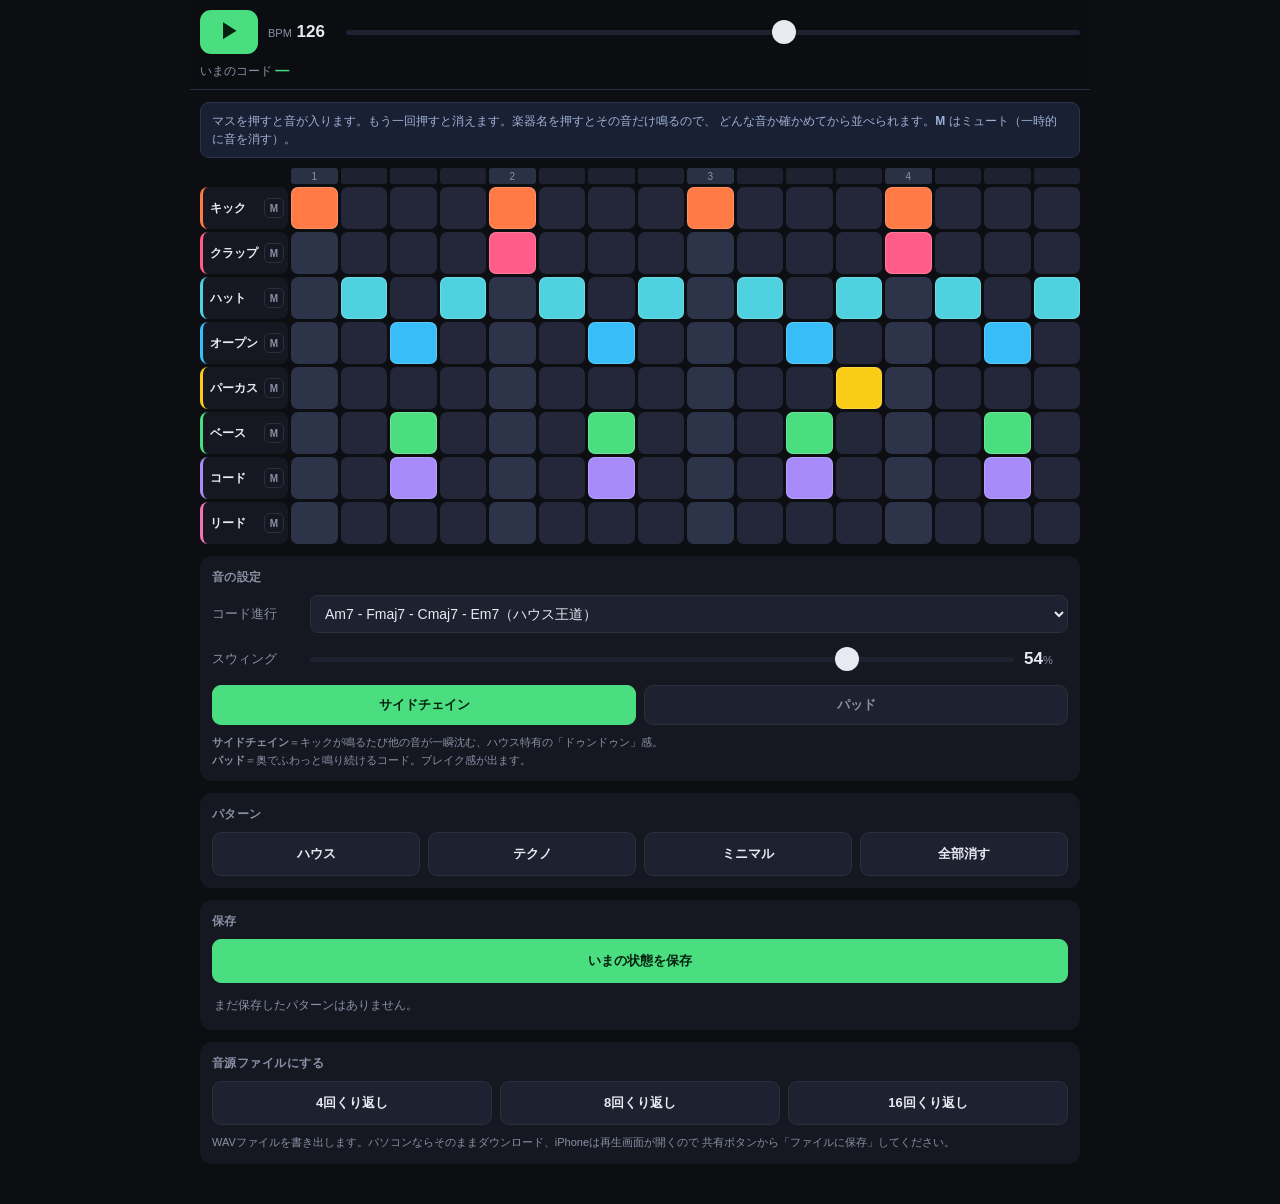
<file: beat/index.html>
<!doctype html>
<html lang="ja">
<head>
<meta charset="utf-8">
<meta name="viewport" content="width=device-width, initial-scale=1, viewport-fit=cover">
<meta name="theme-color" content="#0d0e12">
<meta name="apple-mobile-web-app-capable" content="yes">
<meta name="apple-mobile-web-app-status-bar-style" content="black-translucent">
<title>ビートメーカー</title>
<link rel="manifest" href="manifest.json">
<style>
:root{
  --bg:#0d0e12; --panel:#161821; --panel2:#1e2130; --line:#2a2e3f;
  --text:#e8eaf2; --dim:#8a90a6; --accent:#4ade80;
  --cell:#232739; --cell-hi:#2d3348;
}
*{box-sizing:border-box; -webkit-tap-highlight-color:transparent;}
html,body{margin:0; padding:0;}
body{
  background:var(--bg); color:var(--text);
  font-family:-apple-system,BlinkMacSystemFont,"Hiragino Sans","Yu Gothic UI",sans-serif;
  font-size:15px; line-height:1.5;
  padding-bottom:env(safe-area-inset-bottom);
  overscroll-behavior:none;
}
.wrap{max-width:900px; margin:0 auto; padding:0 10px 40px;}

/* ---- transport ---- */
.transport{
  position:sticky; top:0; z-index:20;
  background:rgba(13,14,18,.94); backdrop-filter:blur(10px);
  border-bottom:1px solid var(--line);
  padding:10px 0 8px; margin:0 -10px 12px; padding-left:10px; padding-right:10px;
}
.trow{display:flex; align-items:center; gap:10px; flex-wrap:wrap;}
.play{
  width:58px; height:44px; border-radius:11px; border:none; flex:none;
  background:var(--accent); color:#06210f; font-size:19px; font-weight:700;
  cursor:pointer; display:flex; align-items:center; justify-content:center;
}
.play.on{background:#ff6b6b; color:#2b0808;}
.play:active{transform:scale(.95);}
.bpmbox{display:flex; align-items:center; gap:8px; flex:1; min-width:180px;}
.bpmval{font-variant-numeric:tabular-nums; font-weight:700; font-size:17px; min-width:70px;}
.bpmval span{font-size:11px; color:var(--dim); font-weight:400;}
input[type=range]{
  -webkit-appearance:none; appearance:none; flex:1; height:30px; background:transparent; margin:0;
}
input[type=range]::-webkit-slider-runnable-track{height:5px; background:var(--panel2); border-radius:3px;}
input[type=range]::-webkit-slider-thumb{
  -webkit-appearance:none; width:24px; height:24px; border-radius:50%;
  background:var(--text); margin-top:-10px; cursor:pointer;
}
input[type=range]::-moz-range-track{height:5px; background:var(--panel2); border-radius:3px;}
input[type=range]::-moz-range-thumb{width:24px; height:24px; border:none; border-radius:50%; background:var(--text);}
.nowchord{
  font-size:12px; color:var(--dim); margin-top:6px;
}
.nowchord b{color:var(--accent); font-size:14px; font-variant-numeric:tabular-nums;}

/* ---- grid ---- */
.gridscroll{overflow-x:hidden;}
/* minmax(0,1fr) にしておくと、狭い画面でも16マスが必ず幅内に収まる */
.grid{display:grid; grid-template-columns:88px repeat(16, minmax(0,1fr)); gap:3px;}
.beatbar{display:contents;}
.beatbar i{
  height:16px; border-radius:3px; background:var(--panel2); font-style:normal;
  display:flex; align-items:center; justify-content:center;
  font-size:10px; color:var(--dim);
}
.beatbar i.q{background:#2b3145;}
.beatbar i.now{background:var(--accent);}
.beatbar .sp{background:transparent;}

.lab{
  display:flex; align-items:center; gap:5px; padding:0 4px 0 7px;
  background:var(--panel); border-radius:8px; height:42px;
  font-size:12px; font-weight:600; cursor:pointer; user-select:none;
  border-left:3px solid var(--c);
}
.lab .nm{flex:1; min-width:0; overflow:hidden; text-overflow:ellipsis; white-space:nowrap;}
.lab:active{background:var(--panel2);}
.mute{
  width:20px; height:20px; border-radius:5px; flex:none; border:1px solid var(--line);
  background:transparent; color:var(--dim); font-size:10px; font-weight:700;
  display:flex; align-items:center; justify-content:center; cursor:pointer;
}
.lab.muted{opacity:.4;}
.lab.muted .mute{background:#ff6b6b; color:#2b0808; border-color:#ff6b6b;}

.cell{
  height:42px; border-radius:7px; background:var(--cell); border:none; padding:0;
  cursor:pointer; position:relative; transition:background .06s;
}
.cell.q{background:var(--cell-hi);}
.cell.on{background:var(--c); box-shadow:0 0 0 1px rgba(255,255,255,.18) inset;}
.cell.now::after{
  content:''; position:absolute; inset:0; border-radius:7px;
  border:2px solid rgba(255,255,255,.55);
}
.cell:active{transform:scale(.9);}

/* ---- panels ---- */
.card{background:var(--panel); border-radius:12px; padding:12px; margin-top:12px;}
.card h2{font-size:12px; color:var(--dim); margin:0 0 9px; font-weight:600; letter-spacing:.04em;}
.opts{display:flex; flex-direction:column; gap:11px;}
.opt{display:flex; align-items:center; gap:10px; min-width:0;}
.opt label{font-size:13px; min-width:88px; flex:none; color:var(--dim);}
/* min-width:0 が無いと、select は一番長い選択肢の幅までページを押し広げる */
select{
  flex:1; min-width:0; background:var(--panel2); color:var(--text); border:1px solid var(--line);
  border-radius:8px; padding:9px 10px; font-size:14px; font-family:inherit;
}
.toggles{display:flex; gap:8px; flex-wrap:wrap;}
.tg{
  flex:1; min-width:96px; padding:10px 8px; border-radius:9px; border:1px solid var(--line);
  background:var(--panel2); color:var(--dim); font-size:13px; font-weight:600;
  cursor:pointer; font-family:inherit;
}
.tg.on{background:var(--accent); color:#06210f; border-color:var(--accent);}
.btns{display:flex; gap:8px; flex-wrap:wrap;}
.btn{
  flex:1; min-width:88px; padding:12px 8px; border-radius:9px; border:1px solid var(--line);
  background:var(--panel2); color:var(--text); font-size:13px; font-weight:600;
  cursor:pointer; font-family:inherit;
}
.btn:active{background:var(--line);}
.btn.pri{background:var(--accent); color:#06210f; border-color:var(--accent);}
.slots{display:flex; flex-direction:column; gap:6px; margin-top:9px;}
.slot{
  display:flex; align-items:center; gap:8px; background:var(--panel2);
  border-radius:8px; padding:9px 10px; font-size:13px;
}
.slot .snm{flex:1; min-width:0; overflow:hidden; text-overflow:ellipsis; white-space:nowrap;}
.slot button{
  border:none; border-radius:6px; padding:6px 11px; font-size:12px; font-weight:600;
  cursor:pointer; font-family:inherit;
}
.sload{background:var(--accent); color:#06210f;}
.sdel{background:transparent; color:var(--dim); border:1px solid var(--line) !important;}
.empty{color:var(--dim); font-size:12px; padding:4px 2px;}
.note{font-size:11px; color:var(--dim); line-height:1.6; margin-top:9px;}
.hint{
  background:#1a2033; border:1px solid #2a3450; border-radius:9px;
  padding:9px 11px; font-size:12px; color:#9fb0d6; margin-bottom:10px;
}
#status{
  position:fixed; left:50%; bottom:24px; transform:translateX(-50%);
  background:rgba(20,22,30,.96); border:1px solid var(--line); color:var(--text);
  padding:11px 20px; border-radius:999px; font-size:13px; font-weight:600;
  opacity:0; pointer-events:none; transition:opacity .2s; z-index:50; white-space:nowrap;
}
#status.show{opacity:1;}
/* 狭い画面では楽器名を各トラックの「上」に置いて、16マスに幅を全部使わせる。
   .lab を grid-column:1/-1 にするだけで、DOMはそのままで段組みが切り替わる。 */
@media (max-width:575px){
  .wrap{padding:0 6px 40px;}
  .transport{margin:0 -6px 12px; padding-left:6px; padding-right:6px;}
  .grid{grid-template-columns:repeat(16, minmax(0,1fr)); gap:2px;}
  .lab{
    grid-column:1 / -1; height:23px; margin-top:5px;
    border-radius:6px; font-size:11px; padding:0 6px 0 8px;
  }
  .lab .mute{width:19px; height:17px;}
  .beatbar .sp{display:none;}
  .cell{height:40px; border-radius:5px;}
  .cell.now::after{border-radius:5px; border-width:2px;}
  .beatbar i{height:14px; font-size:9px;}
}
</style>
</head>
<body>
<div class="wrap">

  <div class="transport">
    <div class="trow">
      <button class="play" id="play" aria-label="再生・停止">▶</button>
      <div class="bpmbox">
        <div class="bpmval"><span>BPM</span> <b id="bpmv">126</b></div>
        <input type="range" id="bpm" min="90" max="150" value="126" step="1">
      </div>
    </div>
    <div class="nowchord">いまのコード <b id="nowch">—</b></div>
  </div>

  <div class="hint" id="hint">
    マスを押すと音が入ります。もう一回押すと消えます。楽器名を押すとその音だけ鳴るので、
    どんな音か確かめてから並べられます。<b>M</b> はミュート（一時的に音を消す）。
  </div>

  <div class="gridscroll">
    <div class="grid" id="grid"></div>
  </div>

  <div class="card">
    <h2>音の設定</h2>
    <div class="opts">
      <div class="opt">
        <label for="prog">コード進行</label>
        <select id="prog"></select>
      </div>
      <div class="opt">
        <label for="swing">スウィング</label>
        <input type="range" id="swing" min="0" max="70" value="54" step="1">
        <span class="bpmval" style="min-width:44px"><b id="swingv">54</b><span>%</span></span>
      </div>
      <div class="toggles">
        <button class="tg on" id="tgSide">サイドチェイン</button>
        <button class="tg" id="tgPad">パッド</button>
      </div>
    </div>
    <div class="note">
      <b>サイドチェイン</b>＝キックが鳴るたび他の音が一瞬沈む、ハウス特有の「ドゥンドゥン」感。<br>
      <b>パッド</b>＝奥でふわっと鳴り続けるコード。ブレイク感が出ます。
    </div>
  </div>

  <div class="card">
    <h2>パターン</h2>
    <div class="btns">
      <button class="btn" data-preset="house">ハウス</button>
      <button class="btn" data-preset="techno">テクノ</button>
      <button class="btn" data-preset="minimal">ミニマル</button>
      <button class="btn" data-preset="clear">全部消す</button>
    </div>
  </div>

  <div class="card">
    <h2>保存</h2>
    <div class="btns">
      <button class="btn pri" id="save">いまの状態を保存</button>
    </div>
    <div class="slots" id="slots"></div>
  </div>

  <div class="card">
    <h2>音源ファイルにする</h2>
    <div class="btns">
      <button class="btn" data-export="4">4回くり返し</button>
      <button class="btn" data-export="8">8回くり返し</button>
      <button class="btn" data-export="16">16回くり返し</button>
    </div>
    <div class="note">
      WAVファイルを書き出します。パソコンならそのままダウンロード、iPhoneは再生画面が開くので
      共有ボタンから「ファイルに保存」してください。
    </div>
  </div>

</div>
<div id="status"></div>

<script>
"use strict";

/* ============================================================
   音の合成エンジン
   波形を1サンプルずつ計算して作ります。サンプル素材は使っていません。
   ============================================================ */
const SR = 44100;

function clamp(v,a,b){ return v<a?a:(v>b?b:v); }
function mtof(m){ return 440 * Math.pow(2,(m-69)/12); }

// ステートバリアブルフィルター
function Svf(){ this.low=0; this.band=0; this.lp=0; this.bp=0; }
Svf.prototype.step = function(x, fc, q){
  fc = clamp(fc, 25, 6200);
  if(q < 0.18) q = 0.18;
  const f = 2*Math.sin(Math.PI*fc/SR);
  const hp = x - this.low - q*this.band;
  this.band = clamp(this.band + f*hp, -8, 8);
  this.low  = clamp(this.low  + f*this.band, -8, 8);
  this.lp = this.low; this.bp = this.band;
};

// 帯域制限ノコギリ波（PolyBLEP）
function Saw(ph){ this.phase = ph || 0; }
Saw.prototype.next = function(f){
  const dt = f/SR;
  this.phase += dt; if(this.phase >= 1) this.phase -= 1;
  let s = 2*this.phase - 1;
  const t = this.phase;
  if(t < dt){ const u=t/dt; s -= u+u-u*u-1; }
  else if(t > 1-dt){ const u=(t-1)/dt; s -= u*u+u+u+1; }
  return s;
};

function stereo(n){ return { L:new Float32Array(n), R:new Float32Array(n), n:n }; }

function synKick(){
  const n = Math.floor(0.45*SR), o = stereo(n);
  let ph = 0;
  for(let i=0;i<n;i++){
    const t = i/SR;
    ph += (47 + 145*Math.exp(-t/0.018))/SR;
    const env = Math.exp(-t/0.110)*(1-Math.exp(-t/0.0006));
    let s = Math.sin(2*Math.PI*ph)*env;
    s += (Math.random()*2-1)*Math.exp(-t/0.0022)*0.30;
    s = Math.tanh(s*2.2)*0.64;
    o.L[i] = s; o.R[i] = s;
  }
  return o;
}

function synClap(){
  const n = Math.floor(0.75*SR), o = stereo(n);
  const off=[0,0.009,0.018,0.027], dec=[0.006,0.006,0.006,0.115], gn=[0.65,0.80,1.0,0.85];
  for(let k=0;k<4;k++){
    const p = Math.floor(off[k]*SR), len = Math.floor(Math.min(dec[k]*8,0.7)*SR), f1 = new Svf();
    for(let i=0;i<len && p+i<n;i++){
      const t = i/SR;
      f1.step(Math.random()*2-1, 1750, 0.55);
      const s = f1.bp*Math.exp(-t/dec[k])*gn[k]*0.55;
      o.L[p+i] += s; o.R[p+i] += s*0.95;
    }
  }
  return o;
}

function synHat(dec, pan){
  const n = Math.floor(Math.min(dec*7,0.9)*SR), o = stereo(n);
  let x1=0,y1=0,x2=0,y2=0,x3=0,y3=0;
  const a=0.52;
  const pl = Math.sqrt((1-pan)*0.5)*1.4142, pr = Math.sqrt((1+pan)*0.5)*1.4142;
  for(let i=0;i<n;i++){
    const t=i/SR, x=Math.random()*2-1;
    const y=a*(y1+x-x1); x1=x; y1=y;
    const z=a*(y2+y-x2); x2=y; y2=z;
    const w=a*(y3+z-x3); x3=z; y3=w;
    const s = w*Math.exp(-t/dec)*(1-Math.exp(-t/0.0004));
    o.L[i]=s*pl; o.R[i]=s*pr;
  }
  return o;
}

function synPerc(freq, dec, pan){
  const n = Math.floor(Math.min(dec*8,0.4)*SR), o = stereo(n), f = new Svf();
  const pl = Math.sqrt((1-pan)*0.5)*1.4142, pr = Math.sqrt((1+pan)*0.5)*1.4142;
  for(let i=0;i<n;i++){
    const t=i/SR;
    f.step(Math.random()*2-1, freq, 0.30);
    const s = f.bp*Math.exp(-t/dec)*0.6;
    o.L[i]=s*pl; o.R[i]=s*pr;
  }
  return o;
}

function synBass(midi){
  const dur = 0.19, n = Math.floor((dur+0.10)*SR), o = stereo(n);
  const f = mtof(midi), sw = new Saw(), flt = new Svf();
  const holdEnd = 1-Math.exp(-dur/0.004);
  let subPh = 0;
  for(let i=0;i<n;i++){
    const t = i/SR;
    let env = (t<dur) ? 1-Math.exp(-t/0.004) : holdEnd*Math.exp(-(t-dur)/0.035);
    env *= 0.55 + 0.45*Math.exp(-t/0.16);
    flt.step(sw.next(f)*0.8, 130 + 640*Math.exp(-t/0.085), 0.55);
    subPh += f/SR;
    let s = flt.lp*0.85 + Math.sin(2*Math.PI*subPh)*0.78;
    s = Math.tanh(s*1.25)*0.78*env;
    o.L[i]=s; o.R[i]=s;
  }
  return o;
}

const DET = [-0.075, 0, 0.078];

function synStab(notes){
  const dec = 0.22, n = Math.floor((dec*5+0.1)*SR), o = stereo(n), nv = notes.length;
  const sws = [];
  for(let k=0;k<nv*3;k++) sws.push(new Saw(Math.random()));
  const fl = new Svf(), fr = new Svf();
  for(let i=0;i<n;i++){
    const t = i/SR;
    const env = (1-Math.exp(-t/0.003))*Math.exp(-t/dec);
    const fc = 380 + 4300*Math.exp(-t/0.10) + 600;
    let sl=0, sr=0;
    for(let j=0;j<nv;j++){
      const bf = mtof(notes[j]);
      for(let d=0;d<3;d++){
        const s = sws[j*3+d].next(bf*Math.pow(2, DET[d]/12));
        if(d===0){ sl+=s*0.62; sr+=s*0.22; }
        else if(d===2){ sl+=s*0.22; sr+=s*0.62; }
        else { sl+=s*0.45; sr+=s*0.45; }
      }
    }
    fl.step(sl/nv, fc, 0.70); fr.step(sr/nv, fc, 0.70);
    o.L[i] = fl.lp*env*0.52; o.R[i] = fr.lp*env*0.52;
  }
  return o;
}

function synPad(notes){
  const dur = 2.6, n = Math.floor((dur+1.2)*SR), o = stereo(n), nv = notes.length;
  const sws = [];
  for(let k=0;k<nv*3;k++) sws.push(new Saw(Math.random()));
  const fl = new Svf(), fr = new Svf();
  let relStart = 1;
  for(let i=0;i<n;i++){
    const t = i/SR;
    let env;
    if(t < dur){ env = 1-Math.exp(-t/0.35); relStart = env; }
    else env = relStart*Math.exp(-(t-dur)/0.45);
    const fc = 1000*(1 + 0.22*Math.sin(2*Math.PI*0.13*t));
    let sl=0, sr=0;
    for(let j=0;j<nv;j++){
      const bf = mtof(notes[j]-12);
      for(let d=0;d<3;d++){
        const s = sws[j*3+d].next(bf*Math.pow(2, DET[d]*1.6/12));
        if(d===0){ sl+=s*0.82; sr+=s*0.06; }
        else if(d===2){ sl+=s*0.06; sr+=s*0.82; }
        else { sl+=s*0.42; sr+=s*0.42; }
      }
    }
    fl.step(sl/nv, fc, 0.95); fr.step(sr/nv, fc, 0.95);
    o.L[i] = fl.lp*env*0.20; o.R[i] = fr.lp*env*0.20;
  }
  return o;
}

function synLead(midi, pan){
  const dec = 0.075, n = Math.floor((dec*5+0.05)*SR), o = stereo(n);
  const f = mtof(midi), s1 = new Saw(Math.random()), s2 = new Saw(Math.random()), flt = new Svf();
  const pl = Math.sqrt((1-pan)*0.5)*1.4142, pr = Math.sqrt((1+pan)*0.5)*1.4142;
  for(let i=0;i<n;i++){
    const t = i/SR;
    const env = (1-Math.exp(-t/0.002))*Math.exp(-t/dec);
    flt.step(s1.next(f)*0.6 + s2.next(f*1.005)*0.6, 700 + 4200*Math.exp(-t/0.055), 0.42);
    const s = flt.lp*env*0.34;
    o.L[i]=s*pl; o.R[i]=s*pr;
  }
  return o;
}

/* ============================================================
   コード進行
   数字はMIDIノート番号（60=真ん中のド）
   ============================================================ */
const PROGS = [
  { name:'Am7 - Fmaj7 - Cmaj7 - Em7（ハウス王道）',
    labels:['Am7','Fmaj7','Cmaj7','Em7'],
    chords:[[57,60,64,67],[53,57,60,64],[55,59,60,64],[55,59,62,64]], roots:[33,29,36,28] },
  { name:'Am - Am - F - Em（テクノ・暗め）',
    labels:['Am','Am','F','Em'],
    chords:[[57,60,64],[57,60,64],[53,57,60],[55,59,64]], roots:[33,33,29,28] },
  { name:'Am のみ（ミニマル・催眠）',
    labels:['Am','Am','Am','Am'],
    chords:[[57,60,64],[57,60,64],[57,60,64],[57,60,64]], roots:[33,33,33,33] },
  { name:'Fmaj7 - Em7 - Dm7 - Cmaj7（下降・切ない）',
    labels:['Fmaj7','Em7','Dm7','Cmaj7'],
    chords:[[53,57,60,64],[55,59,62,64],[53,57,60,62],[55,59,60,64]], roots:[29,28,26,36] },
  { name:'Cmaj7 - Am7 - Fmaj7 - G（明るい）',
    labels:['Cmaj7','Am7','Fmaj7','G'],
    chords:[[55,59,60,64],[57,60,64,67],[53,57,60,64],[55,59,62,67]], roots:[36,33,29,31] }
];

/* ============================================================
   トラック定義とパターン
   ============================================================ */
const TRACKS = [
  { id:'kick',  name:'キック',   color:'#ff7a45' },
  { id:'clap',  name:'クラップ', color:'#ff5c8a' },
  { id:'chat',  name:'ハット',   color:'#4fd1e0' },
  { id:'ohat',  name:'オープン', color:'#38bdf8' },
  { id:'perc',  name:'パーカス', color:'#facc15' },
  { id:'bass',  name:'ベース',   color:'#4ade80' },
  { id:'chord', name:'コード',   color:'#a78bfa' },
  { id:'lead',  name:'リード',   color:'#f472b6' }
];

const PRESETS = {
  clear:   {},
  house:   { kick:[0,4,8,12], clap:[4,12], chat:[1,3,5,7,9,11,13,15], ohat:[2,6,10,14],
             perc:[11], bass:[2,6,10,14], chord:[2,6,10,14], lead:[] },
  techno:  { kick:[0,4,8,12], clap:[4,12], chat:[1,3,5,7,9,11,13,15], ohat:[2,6,10,14],
             perc:[7,15], bass:[2,3,6,10,14], chord:[2,10], lead:[0,2,4,6,8,10,12,14] },
  minimal: { kick:[0,4,8,12], clap:[12], chat:[3,7,11,15], ohat:[2,6,10,14],
             perc:[6], bass:[2,6,10,14], chord:[6,14], lead:[] }
};

function emptyPattern(){
  const st = {};
  TRACKS.forEach(t => st[t.id] = new Array(16).fill(false));
  return st;
}

let state = {
  steps: emptyPattern(),
  bpm: 126,
  swing: 54,
  prog: 0,
  pad: false,
  sidechain: true,
  mutes: {}
};

function applyPreset(name){
  state.steps = emptyPattern();
  const p = PRESETS[name] || {};
  Object.keys(p).forEach(k => p[k].forEach(i => { if(state.steps[k]) state.steps[k][i] = true; }));
  drawGrid();
}

/* ============================================================
   音のキャッシュ
   ============================================================ */
let SOUNDS = null;
const bufCache = new WeakMap();

function buildSounds(progIdx){
  const P = PROGS[progIdx];
  const s = {
    kick: synKick(),
    clap: synClap(),
    chat: synHat(0.022, 0.25),
    ohat: synHat(0.075, 0),
    perc: synPerc(2600, 0.030, 0.5),
    bass: P.roots.map(r => synBass(r)),
    chord: P.chords.map(c => synStab(c)),
    pad: P.chords.map(c => synPad(c)),
    lead: P.chords.map(c => c.map((nn,i) => synLead(nn+12, i%2 ? 0.55 : -0.55)))
  };
  return s;
}

function toBuffer(ctx, snd){
  let m = bufCache.get(ctx);
  if(!m){ m = new Map(); bufCache.set(ctx, m); }
  let b = m.get(snd);
  if(!b){
    b = ctx.createBuffer(2, snd.n, SR);
    b.copyToChannel(snd.L, 0);
    b.copyToChannel(snd.R, 1);
    m.set(snd, b);
  }
  return b;
}

/* ============================================================
   再生
   ============================================================ */
let ctx = null, master = null, musicBus = null;
let playing = false, timer = null;
let curStep = 0, curBar = 0, nextTime = 0;
const LOOKAHEAD = 0.12, TICK = 25;
let drawQueue = [];

function stepDur(){ return (60/state.bpm)/4; }

function makeBuses(c){
  const mst = c.createGain();
  mst.gain.value = 0.9;
  mst.connect(c.destination);
  const mus = c.createGain();
  mus.gain.value = 1;
  mus.connect(mst);
  return { master:mst, music:mus };
}

function playSnd(c, snd, dest, time, gain){
  const src = c.createBufferSource();
  src.buffer = toBuffer(c, snd);
  if(gain !== undefined && gain !== 1){
    const g = c.createGain();
    g.gain.value = gain;
    src.connect(g); g.connect(dest);
  } else {
    src.connect(dest);
  }
  src.start(time);
  return src;
}

// 1ステップ分の音を予約する（ライブ再生・書き出しの両方でこれを使う）
function scheduleStep(c, buses, step, bar, time, opts){
  const st = state.steps, mu = state.mutes;
  const ci = bar % 4;
  const on = id => st[id][step] && !mu[id];

  if(on('kick')){
    playSnd(c, SOUNDS.kick, buses.master, time, 0.86);
    if(opts.sidechain){
      const g = buses.music.gain;
      g.cancelScheduledValues(time);
      g.setValueAtTime(0.28, time);
      g.setTargetAtTime(1.0, time, 0.085);
    }
  }
  if(on('clap'))  playSnd(c, SOUNDS.clap,  buses.master, time, 0.68);
  if(on('chat'))  playSnd(c, SOUNDS.chat,  buses.master, time, 0.62);
  if(on('ohat'))  playSnd(c, SOUNDS.ohat,  buses.master, time, 0.55);
  if(on('perc'))  playSnd(c, SOUNDS.perc,  buses.master, time, 0.60);
  if(on('bass'))  playSnd(c, SOUNDS.bass[ci],  buses.music, time, 0.72);
  if(on('chord')) playSnd(c, SOUNDS.chord[ci], buses.music, time, 1.0);
  if(on('lead')){
    const arr = SOUNDS.lead[ci];
    playSnd(c, arr[step % arr.length], buses.music, time, 0.9);
  }
  // パッドは小節アタマだけ
  if(opts.pad && step === 0) playSnd(c, SOUNDS.pad[ci], buses.music, time, 1.0);
}

function swingOffset(step){
  return (step % 2 === 1) ? stepDur() * (state.swing - 50)/100 * 0.9 : 0;
}

function scheduler(){
  while(nextTime < ctx.currentTime + LOOKAHEAD){
    const t = nextTime + swingOffset(curStep);
    scheduleStep(ctx, { master, music:musicBus }, curStep, curBar, t,
                 { sidechain:state.sidechain, pad:state.pad });
    drawQueue.push({ step:curStep, bar:curBar, time:t });
    nextTime += stepDur();
    curStep++;
    if(curStep >= 16){ curStep = 0; curBar = (curBar + 1) % 4; }
  }
}

async function ensureAudio(){
  if(!ctx){
    ctx = new (window.AudioContext || window.webkitAudioContext)({ sampleRate: SR });
    const b = makeBuses(ctx);
    master = b.master; musicBus = b.music;
  }
  if(ctx.state === 'suspended') await ctx.resume();
  if(!SOUNDS){
    toast('音を準備中…');
    await new Promise(r => setTimeout(r, 20));
    SOUNDS = buildSounds(state.prog);
    hideToast();
  }
}

async function start(){
  await ensureAudio();
  playing = true;
  curStep = 0; curBar = 0;
  nextTime = ctx.currentTime + 0.08;
  drawQueue = [];
  timer = setInterval(scheduler, TICK);
  document.getElementById('play').textContent = '■';
  document.getElementById('play').classList.add('on');
  requestAnimationFrame(draw);
}

function stop(){
  playing = false;
  clearInterval(timer);
  if(musicBus){
    musicBus.gain.cancelScheduledValues(ctx.currentTime);
    musicBus.gain.setValueAtTime(1, ctx.currentTime);
  }
  document.getElementById('play').textContent = '▶';
  document.getElementById('play').classList.remove('on');
  document.querySelectorAll('.now').forEach(e => e.classList.remove('now'));
  document.getElementById('nowch').textContent = '—';
}

let shownStep = -1;
function draw(){
  if(!playing) return;
  const now = ctx.currentTime;
  let cur = null;
  while(drawQueue.length && drawQueue[0].time <= now){ cur = drawQueue.shift(); }
  if(cur && cur.step !== shownStep){
    shownStep = cur.step;
    document.querySelectorAll('.now').forEach(e => e.classList.remove('now'));
    document.querySelectorAll('[data-step="'+cur.step+'"]').forEach(e => e.classList.add('now'));
    document.getElementById('nowch').textContent =
      PROGS[state.prog].labels[cur.bar % 4];
  }
  requestAnimationFrame(draw);
}

/* ============================================================
   画面
   ============================================================ */
function drawGrid(){
  const g = document.getElementById('grid');
  g.innerHTML = '';

  const bb = document.createElement('div');
  bb.className = 'beatbar';
  const sp = document.createElement('i'); sp.className = 'sp'; bb.appendChild(sp);
  for(let s=0;s<16;s++){
    const i = document.createElement('i');
    if(s % 4 === 0){ i.className = 'q'; i.textContent = (s/4 + 1); }
    i.dataset.step = s;
    bb.appendChild(i);
  }
  g.appendChild(bb);

  TRACKS.forEach(t => {
    const lab = document.createElement('div');
    lab.className = 'lab' + (state.mutes[t.id] ? ' muted' : '');
    lab.style.setProperty('--c', t.color);
    const nm = document.createElement('span');
    nm.className = 'nm'; nm.textContent = t.name;
    lab.appendChild(nm);
    const mb = document.createElement('button');
    mb.className = 'mute'; mb.textContent = 'M'; mb.title = 'ミュート';
    mb.addEventListener('click', e => {
      e.stopPropagation();
      state.mutes[t.id] = !state.mutes[t.id];
      lab.classList.toggle('muted', !!state.mutes[t.id]);
    });
    lab.appendChild(mb);
    lab.addEventListener('click', () => preview(t.id, 0));
    g.appendChild(lab);

    for(let s=0;s<16;s++){
      const c = document.createElement('button');
      c.className = 'cell' + (s % 4 === 0 ? ' q' : '') + (state.steps[t.id][s] ? ' on' : '');
      c.style.setProperty('--c', t.color);
      c.dataset.step = s;
      c.setAttribute('aria-label', t.name + ' ' + (s+1) + '個目');
      c.addEventListener('click', () => {
        const nowOn = !state.steps[t.id][s];
        state.steps[t.id][s] = nowOn;
        c.classList.toggle('on', nowOn);
        if(nowOn) preview(t.id, s);
      });
      g.appendChild(c);
    }
  });
}

async function preview(id, step){
  await ensureAudio();
  const ci = playing ? curBar % 4 : 0;
  const t = ctx.currentTime + 0.01;
  const dest = master;
  if(id === 'bass')       playSnd(ctx, SOUNDS.bass[ci],  dest, t, 0.72);
  else if(id === 'chord') playSnd(ctx, SOUNDS.chord[ci], dest, t, 1.0);
  else if(id === 'lead'){ const a = SOUNDS.lead[ci]; playSnd(ctx, a[step % a.length], dest, t, 0.9); }
  else if(SOUNDS[id])     playSnd(ctx, SOUNDS[id], dest, t, 0.8);
}

function toast(msg){
  const el = document.getElementById('status');
  el.textContent = msg;
  el.classList.add('show');
}
function hideToast(){ document.getElementById('status').classList.remove('show'); }
function flash(msg){
  toast(msg);
  clearTimeout(flash._t);
  flash._t = setTimeout(hideToast, 1800);
}

/* ============================================================
   保存・読み込み
   ============================================================ */
const KEY = 'beatmaker.patterns.v1';

function loadSlots(){
  try { return JSON.parse(localStorage.getItem(KEY) || '[]'); }
  catch(e){ return []; }
}
function saveSlots(list){
  try { localStorage.setItem(KEY, JSON.stringify(list)); return true; }
  catch(e){ return false; }
}

function drawSlots(){
  const box = document.getElementById('slots');
  const list = loadSlots();
  box.innerHTML = '';
  if(!list.length){
    box.innerHTML = '<div class="empty">まだ保存したパターンはありません。</div>';
    return;
  }
  list.forEach((it, i) => {
    const row = document.createElement('div');
    row.className = 'slot';
    const nm = document.createElement('span');
    nm.className = 'snm';
    nm.textContent = it.name + '  ' + it.bpm + 'BPM';
    row.appendChild(nm);
    const lb = document.createElement('button');
    lb.className = 'sload'; lb.textContent = '読込';
    lb.addEventListener('click', () => {
      // 保存時とトラック構成が違っても壊れないように、空パターンへ流し込む
      const st = emptyPattern();
      TRACKS.forEach(t => {
        const saved = it.steps && it.steps[t.id];
        if(Array.isArray(saved)) for(let i=0;i<16;i++) st[t.id][i] = !!saved[i];
      });
      state.steps = st;
      state.bpm = it.bpm; state.swing = it.swing;
      state.prog = it.prog; state.pad = it.pad; state.sidechain = it.sidechain;
      state.mutes = it.mutes || {};
      SOUNDS = null;
      syncControls();
      drawGrid();
      flash('「' + it.name + '」を読み込みました');
    });
    row.appendChild(lb);
    const db = document.createElement('button');
    db.className = 'sdel'; db.textContent = '削除';
    db.addEventListener('click', () => {
      if(!confirm('「' + it.name + '」を削除しますか？')) return;
      const l = loadSlots(); l.splice(i,1); saveSlots(l); drawSlots();
    });
    row.appendChild(db);
    box.appendChild(row);
  });
}

/* ============================================================
   WAV書き出し
   ============================================================ */
function encodeWav(l, r){
  const n = l.length, buf = new ArrayBuffer(44 + n*4), v = new DataView(buf);
  const ws = (o,s) => { for(let i=0;i<s.length;i++) v.setUint8(o+i, s.charCodeAt(i)); };
  ws(0,'RIFF'); v.setUint32(4, 36+n*4, true); ws(8,'WAVE');
  ws(12,'fmt '); v.setUint32(16,16,true); v.setUint16(20,1,true); v.setUint16(22,2,true);
  v.setUint32(24,SR,true); v.setUint32(28,SR*4,true); v.setUint16(32,4,true); v.setUint16(34,16,true);
  ws(36,'data'); v.setUint32(40, n*4, true);
  let o = 44;
  for(let i=0;i<n;i++){
    v.setInt16(o, Math.max(-1,Math.min(1,l[i]))*32767, true); o+=2;
    v.setInt16(o, Math.max(-1,Math.min(1,r[i]))*32767, true); o+=2;
  }
  return new Blob([buf], { type:'audio/wav' });
}

async function exportWav(loops){
  await ensureAudio();
  const anyOn = TRACKS.some(t => state.steps[t.id].some(Boolean));
  if(!anyOn){ flash('先にマスを押して音を入れてください'); return; }

  toast('書き出し中…');
  await new Promise(r => setTimeout(r, 30));

  const bars = loops * 4;                  // コード進行が4小節で1周
  const total = bars * 16 * stepDur() + 3; // 最後の余韻ぶん
  const oc = new OfflineAudioContext(2, Math.ceil(total*SR), SR);
  const b = makeBuses(oc);

  let t = 0.05;
  for(let bar=0; bar<bars; bar++){
    for(let s=0; s<16; s++){
      scheduleStep(oc, b, s, bar, t + swingOffset(s),
                   { sidechain:state.sidechain, pad:state.pad });
      t += stepDur();
    }
  }

  const rendered = await oc.startRendering();
  const L = rendered.getChannelData(0), R = rendered.getChannelData(1);

  // フェードアウトとノーマライズ
  let peak = 0;
  for(let i=0;i<L.length;i++){
    const a = Math.abs(L[i]), c = Math.abs(R[i]);
    if(a>peak) peak=a; if(c>peak) peak=c;
  }
  const g = peak > 0 ? 0.94/peak : 1;
  const fo = Math.floor(2*SR);
  const oL = new Float32Array(L.length), oR = new Float32Array(R.length);
  for(let i=0;i<L.length;i++){
    let f = g;
    if(i > L.length - fo) f *= (L.length - i)/fo;
    oL[i] = L[i]*f; oR[i] = R[i]*f;
  }

  const blob = encodeWav(oL, oR);
  const url = URL.createObjectURL(blob);
  const a = document.createElement('a');
  a.href = url;
  a.download = 'beat_' + state.bpm + 'bpm_' + loops + 'loops.wav';
  a.rel = 'noopener';
  document.body.appendChild(a);
  a.click();
  document.body.removeChild(a);
  setTimeout(() => URL.revokeObjectURL(url), 60000);
  hideToast();
  flash('書き出しました（' + Math.round(total) + '秒）');
}

/* ============================================================
   コントロール
   ============================================================ */
function syncControls(){
  document.getElementById('bpm').value = state.bpm;
  document.getElementById('bpmv').textContent = state.bpm;
  document.getElementById('swing').value = state.swing;
  document.getElementById('swingv').textContent = state.swing;
  document.getElementById('prog').value = state.prog;
  document.getElementById('tgPad').classList.toggle('on', state.pad);
  document.getElementById('tgSide').classList.toggle('on', state.sidechain);
}

function init(){
  const sel = document.getElementById('prog');
  PROGS.forEach((p,i) => {
    const o = document.createElement('option');
    o.value = i; o.textContent = p.name;
    sel.appendChild(o);
  });

  applyPreset('house');
  syncControls();
  drawSlots();

  document.getElementById('play').addEventListener('click', () => {
    if(playing) stop(); else start();
  });

  document.getElementById('bpm').addEventListener('input', e => {
    state.bpm = +e.target.value;
    document.getElementById('bpmv').textContent = state.bpm;
  });

  document.getElementById('swing').addEventListener('input', e => {
    state.swing = +e.target.value;
    document.getElementById('swingv').textContent = state.swing;
  });

  sel.addEventListener('change', async e => {
    state.prog = +e.target.value;
    SOUNDS = null;
    if(playing || ctx){ await ensureAudio(); }
  });

  document.getElementById('tgPad').addEventListener('click', e => {
    state.pad = !state.pad;
    e.currentTarget.classList.toggle('on', state.pad);
  });

  document.getElementById('tgSide').addEventListener('click', e => {
    state.sidechain = !state.sidechain;
    e.currentTarget.classList.toggle('on', state.sidechain);
    if(!state.sidechain && musicBus){
      musicBus.gain.cancelScheduledValues(ctx.currentTime);
      musicBus.gain.setValueAtTime(1, ctx.currentTime);
    }
  });

  document.querySelectorAll('[data-preset]').forEach(b => {
    b.addEventListener('click', () => {
      applyPreset(b.dataset.preset);
      flash(b.textContent + 'を読み込みました');
    });
  });

  document.querySelectorAll('[data-export]').forEach(b => {
    b.addEventListener('click', () => exportWav(+b.dataset.export));
  });

  document.getElementById('save').addEventListener('click', () => {
    const name = prompt('パターンの名前は？', '無題 ' + (loadSlots().length + 1));
    if(name === null) return;
    const list = loadSlots();
    list.unshift({
      name: name.trim() || '無題',
      steps: JSON.parse(JSON.stringify(state.steps)),
      bpm: state.bpm, swing: state.swing, prog: state.prog,
      pad: state.pad, sidechain: state.sidechain,
      mutes: JSON.parse(JSON.stringify(state.mutes))
    });
    if(saveSlots(list.slice(0, 30))){ drawSlots(); flash('保存しました'); }
    else flash('保存できませんでした（ブラウザの設定を確認してください）');
  });

  // スペースキーで再生・停止
  document.addEventListener('keydown', e => {
    if(e.code === 'Space' && e.target.tagName !== 'SELECT' && e.target.tagName !== 'INPUT'){
      e.preventDefault();
      if(playing) stop(); else start();
    }
  });
}

init();

/* このフォルダ専用のサービスワーカーを登録する。
   ルート（訪販カルテ）のSWがスコープ /karte/ 全体を握っていて、
   このページを開くと訪販カルテのキャッシュを上書きしてしまうため、
   こちらで /beat/ の制御を引き取る。 */
if("serviceWorker" in navigator){
  window.addEventListener("load", function(){
    navigator.serviceWorker.register("./sw.js").catch(function(){});
  });
}
</script>
</body>
</html>
</file>
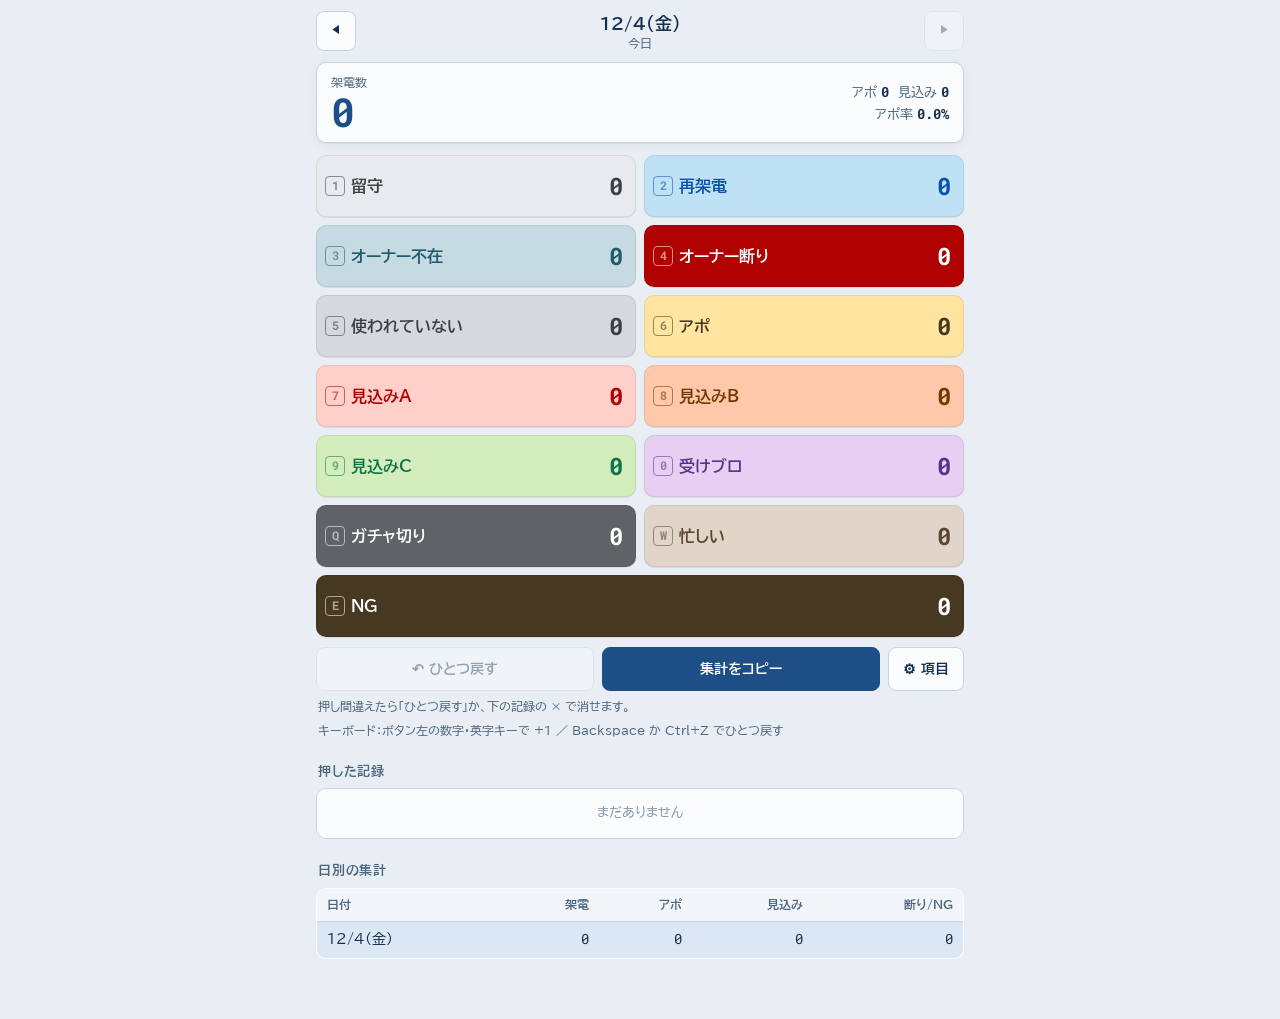
<file: counter/index.html>
<!doctype html>
<html lang="ja">
<head>
<meta charset="utf-8">
<meta name="viewport" content="width=device-width, initial-scale=1, viewport-fit=cover">
<title>結果カウンター</title>
<meta name="description" content="テレアポの結果をタップで数えて、日別に集計するカウンター">
<meta name="robots" content="noindex, nofollow">
<meta name="theme-color" content="#E9EEF4" media="(prefers-color-scheme: light)">
<meta name="theme-color" content="#0C141E" media="(prefers-color-scheme: dark)">
<meta name="apple-mobile-web-app-capable" content="yes">
<meta name="mobile-web-app-capable" content="yes">
<meta name="apple-mobile-web-app-status-bar-style" content="default">
<meta name="apple-mobile-web-app-title" content="結果カウンター">
<meta name="format-detection" content="telephone=no">
<link rel="manifest" href="./manifest.webmanifest">
<link rel="apple-touch-icon" href="./icons/icon-180.png">
<link rel="icon" href="./icons/icon-192.png">
<link rel="preconnect" href="https://fonts.googleapis.com">
<link rel="preconnect" href="https://fonts.gstatic.com" crossorigin>
<link rel="stylesheet" href="https://fonts.googleapis.com/css2?family=BIZ+UDPGothic:wght@400;700&family=Roboto+Mono:wght@500;700&display=swap">
<style>
/* ============================================================
   結果カウンター（テレアポの結果をタップで数える）
   結果の項目はリストの「結果」プルダウンと同じ11個・同じ並び
   ボタンの色もシートの色分けに合わせてある
   データはこの端末の中だけ（localStorage）。シートとは連動しない
   ============================================================ */
:root{
  color-scheme:light dark;
  --paper:#E9EEF4; --card:#FBFCFE; --card2:#F2F6FA;
  --ink:#14304E; --ink2:#4B667F; --ink3:#8299AF;
  --rule:#C6D5E3;
  --blue:#1E4E86; --blue-soft:#DBE7F5;
  --red:#B8392C; --red-soft:#F8E4E1;
  --on-blue:#FFFFFF;
  --shadow:0 1px 0 rgba(20,48,78,.06), 0 2px 10px rgba(20,48,78,.05);
  --form:"BIZ UDPGothic","Hiragino Kaku Gothic ProN","Yu Gothic",sans-serif;
  --mono:"Roboto Mono",ui-monospace,SFMono-Regular,Menlo,monospace;
}
@media (prefers-color-scheme:dark){
  :root:not([data-theme="light"]){
    --paper:#0C141E; --card:#151F2B; --card2:#1B2734;
    --ink:#DDE7F1; --ink2:#9AAEC3; --ink3:#697F96;
    --rule:#25344A;
    --blue:#79ADE8; --blue-soft:#1A2C43;
    --red:#E5796B; --red-soft:#37211E;
    --on-blue:#0C141E;
    --shadow:0 1px 0 rgba(0,0,0,.3), 0 2px 10px rgba(0,0,0,.25);
  }
}
:root[data-theme="dark"]{
  --paper:#0C141E; --card:#151F2B; --card2:#1B2734;
  --ink:#DDE7F1; --ink2:#9AAEC3; --ink3:#697F96;
  --rule:#25344A;
  --blue:#79ADE8; --blue-soft:#1A2C43;
  --red:#E5796B; --red-soft:#37211E;
  --on-blue:#0C141E;
  --shadow:0 1px 0 rgba(0,0,0,.3), 0 2px 10px rgba(0,0,0,.25);
}
html,body{margin:0; padding:0;}
[hidden]{display:none !important;}
*{box-sizing:border-box;}
body{
  background:var(--paper); color:var(--ink);
  font-family:var(--form); font-size:15px; line-height:1.6;
  -webkit-text-size-adjust:100%;
  -webkit-tap-highlight-color:transparent;
}
button{font:inherit; color:inherit; cursor:pointer;}
.wrap{max-width:680px; margin:0 auto; padding:calc(env(safe-area-inset-top,0px) + 10px) 16px 60px;}

/* 日付の切り替え */
.day{display:flex; align-items:center; gap:8px;}
.day .arrow{
  width:40px; height:40px; flex:0 0 auto; border-radius:8px;
  border:1px solid var(--rule); background:var(--card); font-size:16px;
}
.day .arrow:disabled{opacity:.35; cursor:default;}
.day .date{flex:1; text-align:center; font-weight:700; font-size:17px;}
.day .date small{display:block; font-weight:400; font-size:11.5px; color:var(--ink2); line-height:1.3;}
.today-btn{
  border:1px solid var(--blue); background:transparent; color:var(--blue);
  border-radius:999px; font-size:12px; padding:2px 10px; margin-top:2px;
}

/* 合計 */
.total{
  margin-top:10px; background:var(--card); border:1px solid var(--rule); border-radius:10px;
  box-shadow:var(--shadow); padding:10px 14px;
  display:flex; align-items:center; gap:14px;
}
.total .big{font-family:var(--mono); font-weight:700; font-size:40px; line-height:1; color:var(--blue);}
.total .lbl{font-size:12px; color:var(--ink2);}
.total .side{margin-left:auto; text-align:right; font-size:12.5px; color:var(--ink2); line-height:1.5;}
.total .side b{font-family:var(--mono); color:var(--ink); font-size:14px;}

/* 結果ボタン */
.grid{margin-top:12px; display:grid; grid-template-columns:1fr 1fr; gap:8px;}
.rb{
  position:relative; min-height:62px; border-radius:10px; border:1px solid rgba(0,0,0,.08);
  display:flex; align-items:center; justify-content:space-between; gap:6px;
  padding:8px 12px; text-align:left; font-weight:700; font-size:16px;
  box-shadow:0 1px 0 rgba(0,0,0,.08);
  transition:transform .06s;
  touch-action:manipulation; user-select:none; -webkit-user-select:none;
}
.rb:active{transform:scale(.97);}
.rb .n{font-family:var(--mono); font-size:24px; font-weight:700; min-width:1.5em; text-align:right;}
.rb.pop{animation:pop .35s ease-out;}
@keyframes pop{0%{filter:brightness(1.25);} 100%{filter:none;}}
.rb:disabled{opacity:.55; cursor:default; transform:none;}
.rb.wide{grid-column:1 / -1;}
/* キーボードで押すときの目印（マウスのある機械だけ表示） */
.rb .key{display:none;}
@media (hover:hover) and (pointer:fine){
  .rb{padding-left:34px;}
  .rb .key{
    display:block; position:absolute; left:8px; top:50%; transform:translateY(-50%);
    width:20px; height:20px; line-height:18px; text-align:center; border-radius:4px;
    font-family:var(--mono); font-size:11.5px; font-weight:700;
    border:1px solid currentColor; opacity:.55;
  }
  .keyhelp{display:block !important;}
}
.keyhelp{display:none; font-size:12px; color:var(--ink2); margin:4px 2px 0;}

/* 操作 */
.acts{margin-top:10px; display:flex; gap:8px;}
.acts button{
  flex:1; min-height:44px; border-radius:8px; border:1px solid var(--rule);
  background:var(--card); font-size:14px; font-weight:700;
}
.acts .primary{background:var(--blue); color:var(--on-blue); border-color:var(--blue);}
.acts button:disabled{opacity:.4; cursor:default;}
.note{font-size:12px; color:var(--ink2); margin:6px 2px 0;}

/* 見出し */
h2{font-size:13px; letter-spacing:.06em; color:var(--ink2); margin:22px 2px 6px; font-weight:700;}

/* 押した記録 */
.log{background:var(--card); border:1px solid var(--rule); border-radius:10px; overflow:hidden;}
.log .row{display:flex; align-items:center; gap:10px; padding:6px 6px 6px 12px; border-top:1px solid var(--rule);}
.log .row:first-child{border-top:0;}
.log .tm{font-family:var(--mono); font-size:13px; color:var(--ink2); width:3.2em;}
.log .chip{font-size:12.5px; font-weight:700; padding:1px 8px; border-radius:4px;}
.log .del{margin-left:auto; border:0; background:transparent; color:var(--ink3); width:36px; height:32px; font-size:16px;}
.log .empty{padding:14px; color:var(--ink3); font-size:13px; text-align:center;}
.more{display:block; width:100%; border:0; border-top:1px solid var(--rule); background:var(--card2); padding:8px; font-size:13px; color:var(--blue);}

/* 日別一覧 */
.hist{width:100%; border-collapse:collapse; background:var(--card); border:1px solid var(--rule); border-radius:10px; overflow:hidden; font-size:13.5px;}
.hist th,.hist td{padding:7px 10px; border-top:1px solid var(--rule); text-align:right;}
.hist th{font-size:11.5px; color:var(--ink2); font-weight:700; background:var(--card2); border-top:0;}
.hist th:first-child,.hist td:first-child{text-align:left;}
.hist td{font-family:var(--mono);}
.hist td:first-child{font-family:var(--form);}
.hist tr.go{cursor:pointer;}
.hist tr.cur td{background:var(--blue-soft);}

/* トースト */
.toast{
  position:fixed; left:50%; bottom:calc(env(safe-area-inset-bottom,0px) + 18px);
  transform:translateX(-50%); background:var(--ink); color:var(--paper);
  padding:8px 16px; border-radius:999px; font-size:13.5px; font-weight:700;
  box-shadow:0 4px 16px rgba(0,0,0,.25); max-width:calc(100% - 32px);
  opacity:0; pointer-events:none; transition:opacity .2s;
  z-index:60;
}
.toast.on{opacity:1;}

/* 項目の編集 */
.acts .gear{flex:0 0 auto; padding-inline:14px;}
.sheet{
  position:fixed; inset:0; z-index:50; background:var(--paper); overflow-y:auto;
  -webkit-overflow-scrolling:touch;
}
.sheet-in{max-width:680px; margin:0 auto; padding:calc(env(safe-area-inset-top,0px) + 12px) 16px calc(env(safe-area-inset-bottom,0px) + 90px);}
.sheet h3{margin:0 0 4px; font-size:18px;}
.sheet .hint{font-size:12.5px; color:var(--ink2); margin:0 0 12px;}
.items{display:flex; flex-direction:column; gap:8px;}
.item{background:var(--card); border:1px solid var(--rule); border-radius:10px; padding:8px;}
.item-row{display:flex; align-items:center; gap:6px;}
.swatch{
  width:40px; height:40px; flex:0 0 auto; border-radius:8px; border:1px solid rgba(0,0,0,.12);
  font-weight:700; font-size:13px;
}
.item input{
  flex:1; min-width:0; height:40px; border:1px solid var(--rule); border-radius:8px;
  background:var(--card2); color:var(--ink); font:inherit; font-size:16px; padding:0 10px;
}
.item input.bad{border-color:var(--red); background:var(--red-soft);}
.ib{
  width:36px; height:40px; flex:0 0 auto; border:1px solid var(--rule); border-radius:8px;
  background:var(--card2); font-size:14px;
}
.ib:disabled{opacity:.3; cursor:default;}
.ib.rm{color:var(--red); font-weight:700;}
.pal{display:flex; flex-wrap:wrap; gap:6px; margin-top:8px;}
.pal button{width:34px; height:34px; border-radius:7px; border:1px solid rgba(0,0,0,.12); font-size:12px; font-weight:700;}
.pal button.on{outline:3px solid var(--blue); outline-offset:1px;}
.add{
  margin-top:10px; width:100%; min-height:46px; border:1.5px dashed var(--rule); border-radius:10px;
  background:transparent; color:var(--blue); font-weight:700; font-size:15px;
}
.reset{margin-top:18px; border:0; background:transparent; color:var(--ink2); text-decoration:underline; font-size:13px; padding:4px 0;}
.sheet-bar{
  position:fixed; left:0; right:0; bottom:0; z-index:51; background:var(--paper); border-top:1px solid var(--rule);
  padding:10px 16px calc(env(safe-area-inset-bottom,0px) + 10px);
}
.sheet-bar .in{max-width:680px; margin:0 auto; display:flex; gap:8px;}
.sheet-bar button{flex:1; min-height:46px; border-radius:8px; border:1px solid var(--rule); background:var(--card); font-weight:700; font-size:15px;}
.sheet-bar .primary{background:var(--blue); color:var(--on-blue); border-color:var(--blue);}
body.lock{overflow:hidden;}
/* チーム版に引っ越し済みの案内（チーム版が同じブラウザに印を置く） */
.moved{display:flex; flex-wrap:wrap; align-items:center; gap:4px 8px; margin:0 0 10px; padding:10px 12px; border-radius:8px;
  border:1.5px solid var(--blue); background:var(--blue-soft); color:var(--blue); font-size:13.5px; font-weight:700; text-decoration:none;}
.moved span{margin-left:auto; white-space:nowrap;}
</style>
</head>
<body>
<div class="wrap">
  <a class="moved" id="moved" href="../team/" hidden>✓ この記録はチーム版に引っ越し済みです。これからはチーム版で数えてください<span>チーム版を開く ›</span></a>

  <div class="day">
    <button class="arrow" id="prev" aria-label="前の日">◀</button>
    <div class="date">
      <span id="dateLbl"></span>
      <small id="dateSub"></small>
    </div>
    <button class="arrow" id="next" aria-label="次の日">▶</button>
  </div>

  <div class="total">
    <div>
      <div class="lbl">架電数</div>
      <div class="big" id="total">0</div>
    </div>
    <div class="side" id="side"></div>
  </div>

  <div class="grid" id="grid"></div>

  <div class="acts">
    <button id="undo">↶ ひとつ戻す</button>
    <button class="primary" id="copy">集計をコピー</button>
    <button class="gear" id="openEdit" aria-label="項目を編集">⚙ 項目</button>
  </div>
  <p class="note" id="note">押し間違えたら「ひとつ戻す」か、下の記録の × で消せます。</p>
  <p class="keyhelp">キーボード：ボタン左の数字・英字キーで +1 ／ Backspace か Ctrl+Z でひとつ戻す</p>

  <h2>押した記録</h2>
  <div class="log" id="log"></div>

  <h2>日別の集計</h2>
  <table class="hist" id="hist"></table>

</div>
<div class="sheet" id="sheet" hidden>
  <div class="sheet-in">
    <h3>項目を編集</h3>
    <p class="hint">左の色を押すと色が選べます。↑↓で並べ替え、✕で削除。<br>
      名前を変えると、今までの記録も新しい名前になります。削除しても今までの記録と架電数は残ります。</p>
    <div class="items" id="items"></div>
    <button class="add" id="addItem">＋ 項目を追加</button>
    <button class="reset" id="resetItems">最初の項目に戻す</button>
  </div>
</div>
<div class="sheet-bar" id="sheetBar" hidden>
  <div class="in">
    <button id="cancelEdit">やめる</button>
    <button class="primary" id="saveEdit">保存</button>
  </div>
</div>
<div class="toast" id="toast"></div>

<script>
/* 最初の項目。リストの「結果」プルダウンと同じ並び（ガチャ切り・忙しいはカウンターだけの追加）。
   色はシートの色分けに合わせる（シートに色が無い項目は近い色を当てている）。
   画面の「項目を編集」で変えたものは ITEMS_KEY に保存され、そちらが優先 */
const DEFAULTS = [
  {k:"留守",           bg:"#E8EAED", fg:"#3C4043"},
  {k:"再架電",         bg:"#BFE1F6", fg:"#0A53A8"},
  {k:"オーナー不在",   bg:"#C6DBE1", fg:"#215A6C"},
  {k:"オーナー断り",   bg:"#B10202", fg:"#FFFFFF"},
  {k:"使われていない", bg:"#D5D8DC", fg:"#3C4043"},
  {k:"アポ",           bg:"#FFE5A0", fg:"#473822"},
  {k:"見込みA",        bg:"#FFCFC9", fg:"#B10202"},
  {k:"見込みB",        bg:"#FFC8AA", fg:"#753800"},
  {k:"見込みC",        bg:"#D4EDBC", fg:"#11734B"},
  {k:"受けブロ",       bg:"#E6CFF2", fg:"#5A3286"},
  {k:"ガチャ切り",     bg:"#5F6368", fg:"#FFFFFF"},
  {k:"忙しい",         bg:"#E1D5C9", fg:"#5B4636"},
  {k:"NG",             bg:"#473822", fg:"#FFFFFF"}
];
/* 設定画面で選べる色（背景, 文字） */
const PALETTE = [
  ["#E8EAED","#3C4043"], ["#D5D8DC","#3C4043"], ["#5F6368","#FFFFFF"],
  ["#BFE1F6","#0A53A8"], ["#C6DBE1","#215A6C"], ["#D4EDBC","#11734B"],
  ["#FFE5A0","#473822"], ["#FFC8AA","#753800"], ["#FFCFC9","#B10202"],
  ["#E6CFF2","#5A3286"], ["#E1D5C9","#5B4636"], ["#B10202","#FFFFFF"],
  ["#0A53A8","#FFFFFF"], ["#11734B","#FFFFFF"], ["#473822","#FFFFFF"]
];
const KEY = "kekka-counter-v1";
const ITEMS_KEY = "kekka-counter-items-v1";
const WD = ["日","月","火","水","木","金","土"];
const GRAY = {bg:"#E8EAED", fg:"#3C4043"};

/* ---- 保存 ---- */
let log = [];   // [{t: ミリ秒, r: "留守"}]
try { log = JSON.parse(localStorage.getItem(KEY) || "[]"); } catch (_) { log = []; }
if (!Array.isArray(log)) log = [];
function save() {
  try { localStorage.setItem(KEY, JSON.stringify(log)); }
  catch (_) { toast("保存できませんでした"); }
}

let RESULTS = DEFAULTS.map(r => ({...r}));
try {
  const s = JSON.parse(localStorage.getItem(ITEMS_KEY) || "null");
  if (Array.isArray(s) && s.length && s.every(r => r && typeof r.k === "string" && r.k)) RESULTS = s;
} catch (_) {}
let COLOR = {};
function saveItems() {
  try { localStorage.setItem(ITEMS_KEY, JSON.stringify(RESULTS)); }
  catch (_) { toast("保存できませんでした"); }
}

/* ---- 日付 ---- */
const pad = n => String(n).padStart(2, "0");
const dayKey = d => d.getFullYear() + "-" + pad(d.getMonth() + 1) + "-" + pad(d.getDate());
const todayKey = () => dayKey(new Date());
function fromKey(k) { const [y, m, d] = k.split("-").map(Number); return new Date(y, m - 1, d); }
function shiftKey(k, n) { const d = fromKey(k); d.setDate(d.getDate() + n); return dayKey(d); }
function label(k, withYear) {
  const d = fromKey(k);
  return (withYear ? d.getFullYear() + "/" : "") + (d.getMonth() + 1) + "/" + d.getDate() + "(" + WD[d.getDay()] + ")";
}

let view = todayKey();
let showAll = false;

function entriesOf(k) { return log.filter(e => dayKey(new Date(e.t)) === k); }
/* 今の項目に無い名前（消した項目の過去の記録）も数えて、後ろに付ける */
function countOf(list) {
  const c = Object.fromEntries(RESULTS.map(r => [r.k, 0]));
  list.forEach(e => { c[e.r] = (c[e.r] || 0) + 1; });
  return c;
}
const get = (c, k) => c[k] || 0;
const mikomiOf = c => Object.keys(c).filter(k => k.startsWith("見込み")).reduce((a, k) => a + c[k], 0);

/* ---- ボタンを作る ---- */
const KEYS = "1234567890qwertyuiopasdfghjkl";   // 並び順にこのキーを割り当てる
const grid = document.getElementById("grid");
function buildGrid() {
  COLOR = Object.fromEntries(RESULTS.map(r => [r.k, r]));
  grid.innerHTML = "";
  RESULTS.forEach((r, i) => {
    const b = document.createElement("button");
    b.className = "rb" + (i === RESULTS.length - 1 && RESULTS.length % 2 ? " wide" : "");
    b.style.background = r.bg; b.style.color = r.fg;
    b.dataset.k = r.k;
    b.innerHTML = '<span></span><span class="n">0</span>';
    b.firstChild.textContent = r.k;
    if (KEYS[i]) {
      const kk = document.createElement("span"); kk.className = "key";
      kk.textContent = KEYS[i].toUpperCase(); b.prepend(kk);
    }
    b.addEventListener("click", () => add(r.k, b));
    grid.appendChild(b);
  });
}
buildGrid();

function add(k, btn) {
  if (view !== todayKey()) return;
  log.push({t: Date.now(), r: k});
  save();
  if (navigator.vibrate) navigator.vibrate(15);
  btn.classList.remove("pop"); void btn.offsetWidth; btn.classList.add("pop");
  render();
}

document.getElementById("undo").addEventListener("click", () => {
  const list = entriesOf(view);
  if (!list.length) return;
  const last = list[list.length - 1];
  log.splice(log.indexOf(last), 1);
  save(); render();
  toast("「" + last.r + "」を1件戻しました");
});

document.getElementById("copy").addEventListener("click", async () => {
  const c = countOf(entriesOf(view));
  const total = Object.values(c).reduce((a, b) => a + b, 0);
  const lines = [label(view) + " 架電 " + total + "件"];
  Object.keys(c).forEach(k => { if (c[k]) lines.push(k + " " + c[k]); });
  const text = lines.join("\n");
  try { await navigator.clipboard.writeText(text); toast("コピーしました"); }
  catch (_) {
    const ta = document.createElement("textarea"); ta.value = text;
    document.body.appendChild(ta); ta.select();
    try { document.execCommand("copy"); toast("コピーしました"); } catch (_) { toast("コピーできませんでした"); }
    ta.remove();
  }
});

/* キーボード：割り当てキーで +1、Backspace / Ctrl+Z でひとつ戻す
   （編集画面を開いている時と、文字入力中は反応しない） */
document.addEventListener("keydown", e => {
  if (!sheet.hidden || e.isComposing || e.altKey || e.metaKey) return;
  if (e.target.closest && e.target.closest("input, textarea")) return;
  if ((e.ctrlKey && e.key.toLowerCase() === "z") || (!e.ctrlKey && e.key === "Backspace")) {
    e.preventDefault(); document.getElementById("undo").click(); return;
  }
  if (e.ctrlKey || e.repeat) return;
  const i = KEYS.indexOf(e.key.toLowerCase());
  if (i < 0 || !RESULTS[i]) return;
  e.preventDefault();
  const b = grid.children[i];
  if (!b.disabled) add(RESULTS[i].k, b);
});

document.getElementById("prev").addEventListener("click", () => { view = shiftKey(view, -1); showAll = false; render(); });
document.getElementById("next").addEventListener("click", () => { view = shiftKey(view, 1); showAll = false; render(); });

/* ---- 描画 ---- */
function render() {
  const today = todayKey();
  if (view > today) view = today;
  const isToday = view === today;
  const list = entriesOf(view);
  const c = countOf(list);
  const total = list.length;

  document.getElementById("dateLbl").textContent = label(view, fromKey(view).getFullYear() !== new Date().getFullYear());
  const sub = document.getElementById("dateSub");
  if (isToday) { sub.textContent = "今日"; }
  else {
    sub.innerHTML = "";
    const b = document.createElement("button");
    b.className = "today-btn"; b.textContent = "今日に戻る";
    b.onclick = () => { view = today; showAll = false; render(); };
    sub.appendChild(b);
  }
  document.getElementById("next").disabled = isToday;

  document.getElementById("total").textContent = total;
  const apo = get(c, "アポ"), mikomi = mikomiOf(c);
  document.getElementById("side").innerHTML =
    "アポ <b>" + apo + "</b>　見込み <b>" + mikomi + "</b><br>" +
    "アポ率 <b>" + (total ? (apo / total * 100).toFixed(1) : "0.0") + "%</b>";

  grid.querySelectorAll(".rb").forEach(b => {
    b.querySelector(".n").textContent = c[b.dataset.k];
    b.disabled = !isToday;
  });
  document.getElementById("undo").disabled = !list.length;
  document.getElementById("note").textContent = isToday
    ? "押し間違えたら「ひとつ戻す」か、下の記録の × で消せます。"
    : "過去の日は見るだけです（× で消すのはできます）。数えるのは今日だけ。";

  /* 押した記録（新しい順） */
  const box = document.getElementById("log");
  box.innerHTML = "";
  if (!list.length) {
    box.innerHTML = '<div class="empty">まだありません</div>';
  } else {
    const rev = list.slice().reverse();
    const shown = showAll ? rev : rev.slice(0, 15);
    shown.forEach(e => {
      const d = new Date(e.t);
      const row = document.createElement("div"); row.className = "row";
      const tm = document.createElement("span"); tm.className = "tm";
      tm.textContent = pad(d.getHours()) + ":" + pad(d.getMinutes());
      const chip = document.createElement("span"); chip.className = "chip";
      const col = COLOR[e.r] || GRAY;
      chip.style.background = col.bg; chip.style.color = col.fg; chip.textContent = e.r;
      const del = document.createElement("button"); del.className = "del"; del.textContent = "×";
      del.setAttribute("aria-label", "この記録を消す");
      del.onclick = () => {
        if (!confirm(tm.textContent + " の「" + e.r + "」を消しますか？")) return;
        const i = log.indexOf(e); if (i >= 0) log.splice(i, 1);
        save(); render();
      };
      row.append(tm, chip, del); box.appendChild(row);
    });
    if (rev.length > 15) {
      const m = document.createElement("button"); m.className = "more";
      m.textContent = showAll ? "たたむ" : "残り " + (rev.length - 15) + " 件を見る";
      m.onclick = () => { showAll = !showAll; render(); };
      box.appendChild(m);
    }
  }

  /* 日別の集計（新しい日から） */
  const days = {};
  log.forEach(e => { const k = dayKey(new Date(e.t)); (days[k] = days[k] || []).push(e); });
  if (!days[today]) days[today] = [];
  const keys = Object.keys(days).sort().reverse();
  const tb = document.getElementById("hist");
  tb.innerHTML = "<tr><th>日付</th><th>架電</th><th>アポ</th><th>見込み</th><th>断り/NG</th></tr>";
  keys.forEach(k => {
    const cc = countOf(days[k]);
    const tr = document.createElement("tr");
    tr.className = "go" + (k === view ? " cur" : "");
    [label(k), days[k].length, get(cc, "アポ"), mikomiOf(cc), get(cc, "オーナー断り") + get(cc, "NG")]
      .forEach(v => { const td = document.createElement("td"); td.textContent = v; tr.appendChild(td); });
    tr.onclick = () => { view = k; showAll = false; render(); window.scrollTo({top:0, behavior:"smooth"}); };
    tb.appendChild(tr);
  });
}

/* ---- 項目の編集 ---- */
let draft = [];   // [{k, bg, fg, orig, open}]  orig = 編集前の名前（新規は null）
const sheet = document.getElementById("sheet"), sheetBar = document.getElementById("sheetBar");

function openEdit() {
  draft = RESULTS.map(r => ({k: r.k, bg: r.bg, fg: r.fg, orig: r.k, open: false}));
  drawItems();
  sheet.hidden = sheetBar.hidden = false; sheet.scrollTop = 0;
  document.body.classList.add("lock");
}
function closeEdit() {
  sheet.hidden = sheetBar.hidden = true;
  document.body.classList.remove("lock");
}

function drawItems() {
  const box = document.getElementById("items");
  box.innerHTML = "";
  draft.forEach((it, i) => {
    const wrap = document.createElement("div"); wrap.className = "item";
    const row = document.createElement("div"); row.className = "item-row";

    const sw = document.createElement("button"); sw.className = "swatch";
    sw.style.background = it.bg; sw.style.color = it.fg; sw.textContent = "色";
    sw.setAttribute("aria-label", "色を選ぶ");
    sw.onclick = () => { draft.forEach((d, j) => d.open = j === i ? !d.open : false); drawItems(); };

    const inp = document.createElement("input");
    inp.value = it.k; inp.placeholder = "項目の名前"; inp.maxLength = 20;
    inp.oninput = () => { it.k = inp.value; inp.classList.remove("bad"); };

    const up = document.createElement("button"); up.className = "ib"; up.textContent = "↑";
    up.setAttribute("aria-label", "上へ"); up.disabled = i === 0;
    up.onclick = () => { [draft[i - 1], draft[i]] = [draft[i], draft[i - 1]]; drawItems(); };
    const dn = document.createElement("button"); dn.className = "ib"; dn.textContent = "↓";
    dn.setAttribute("aria-label", "下へ"); dn.disabled = i === draft.length - 1;
    dn.onclick = () => { [draft[i + 1], draft[i]] = [draft[i], draft[i + 1]]; drawItems(); };
    const rm = document.createElement("button"); rm.className = "ib rm"; rm.textContent = "✕";
    rm.setAttribute("aria-label", "削除");
    rm.onclick = () => {
      if (it.k.trim() && !confirm("「" + it.k.trim() + "」を削除しますか？")) return;
      draft.splice(i, 1); drawItems();
    };
    row.append(sw, inp, up, dn, rm);
    wrap.appendChild(row);

    if (it.open) {
      const pal = document.createElement("div"); pal.className = "pal";
      PALETTE.forEach(([bg, fg]) => {
        const p = document.createElement("button");
        p.style.background = bg; p.style.color = fg; p.textContent = "あ";
        if (bg === it.bg) p.className = "on";
        p.onclick = () => { it.bg = bg; it.fg = fg; it.open = false; drawItems(); };
        pal.appendChild(p);
      });
      wrap.appendChild(pal);
    }
    box.appendChild(wrap);
  });
}

document.getElementById("openEdit").addEventListener("click", openEdit);
document.getElementById("cancelEdit").addEventListener("click", closeEdit);
document.getElementById("addItem").addEventListener("click", () => {
  draft.forEach(d => d.open = false);
  const [bg, fg] = PALETTE[draft.length % PALETTE.length];
  draft.push({k: "", bg, fg, orig: null, open: false});
  drawItems();
  const inputs = document.querySelectorAll("#items input");
  inputs[inputs.length - 1].focus();
});
document.getElementById("resetItems").addEventListener("click", () => {
  if (!confirm("最初の項目に戻しますか？（今までの記録は消えません）")) return;
  draft = DEFAULTS.map(r => ({k: r.k, bg: r.bg, fg: r.fg, orig: null, open: false}));
  drawItems();
});
document.getElementById("saveEdit").addEventListener("click", () => {
  draft.forEach(d => d.k = d.k.trim());
  const named = draft.filter(d => d.k);   // 名前が空のものは捨てる
  const inputs = document.querySelectorAll("#items input");
  const seen = {}; let dup = null;
  draft.forEach((d, i) => {
    if (!d.k) return;
    if (seen[d.k]) { dup = d.k; inputs[i].classList.add("bad"); }
    seen[d.k] = true;
  });
  if (dup) { toast("「" + dup + "」が2つあります"); return; }
  if (!named.length) { toast("項目が1つもありません"); return; }

  /* 名前を変えた項目は、今までの記録も新しい名前に付け替える */
  const ren = {};
  named.forEach(d => { if (d.orig && d.orig !== d.k) ren[d.orig] = d.k; });
  if (Object.keys(ren).length) {
    log.forEach(e => { if (e.r in ren) e.r = ren[e.r]; });
    save();
  }
  RESULTS = named.map(d => ({k: d.k, bg: d.bg, fg: d.fg}));
  saveItems();
  buildGrid(); render(); closeEdit();
  toast("保存しました");
});

let tt;
function toast(msg) {
  const el = document.getElementById("toast");
  el.textContent = msg; el.classList.add("on");
  clearTimeout(tt); tt = setTimeout(() => el.classList.remove("on"), 1800);
}

/* 日付が変わったまま開きっぱなしでも、戻ってきたら今日に合わせる */
let lastToday = todayKey();
document.addEventListener("visibilitychange", () => {
  if (document.visibilityState !== "visible") return;
  const t = todayKey();
  if (t !== lastToday) { if (view === lastToday) view = t; lastToday = t; }
  render();
});

render();

/* チーム版で引っ越しが済んだら、案内を出す（ここの記録はそのまま残る） */
function showMoved() { try { document.getElementById("moved").hidden = !localStorage.getItem("kekka-counter-moved-v1"); } catch (_) {} }
showMoved();
document.addEventListener("visibilitychange", () => { if (document.visibilityState === "visible") showMoved(); });
window.addEventListener("storage", e => { if (e.key === "kekka-counter-moved-v1") showMoved(); });   // 別のタブのチーム版で引っ越したとき

if ("serviceWorker" in navigator) {
  navigator.serviceWorker.register("./sw.js").catch(() => {});
}
</script>
</body>
</html>
</file>
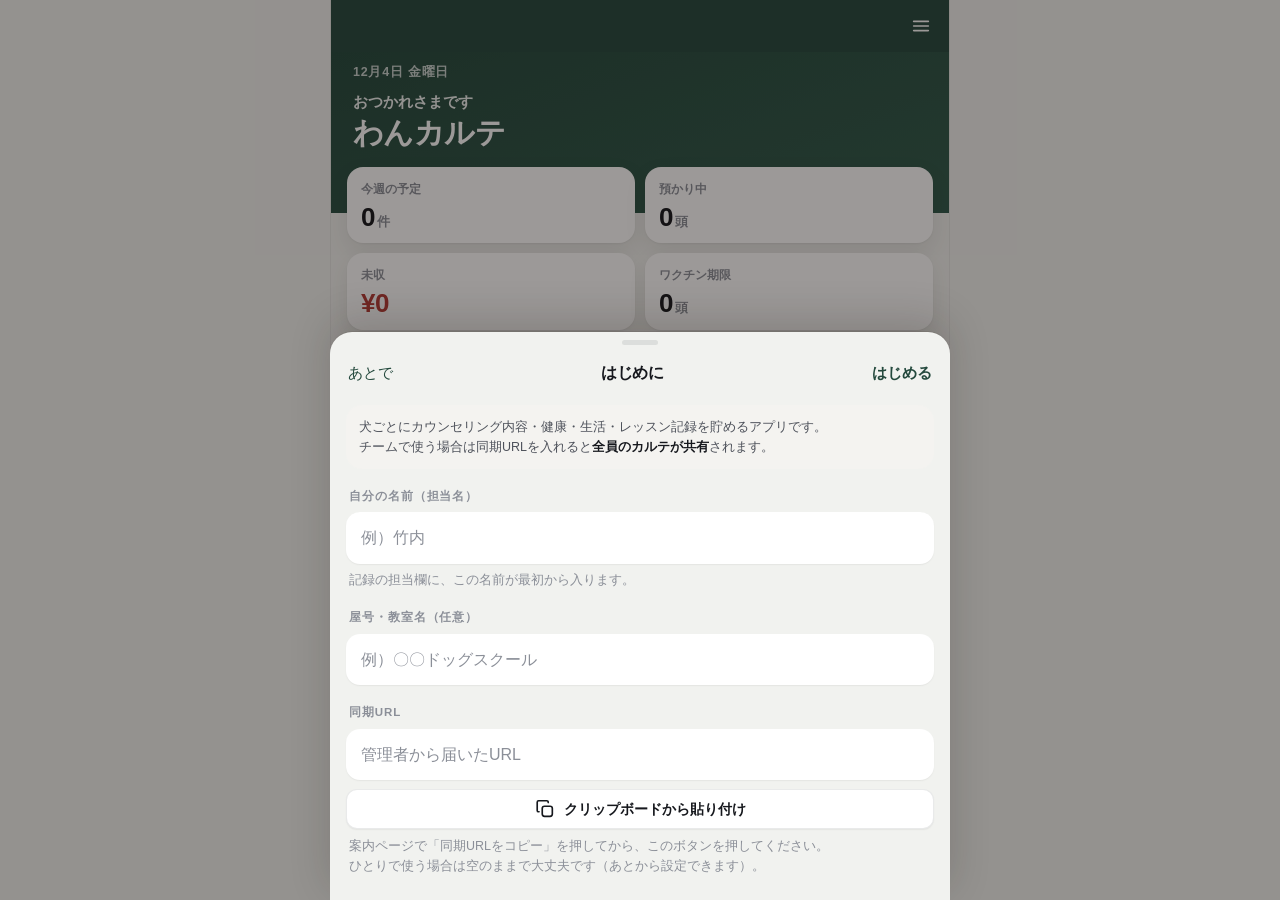
<file: dog/index.html>
<!doctype html>
<html lang="ja">
<head>
<meta charset="utf-8">
<meta name="viewport" content="width=device-width, initial-scale=1, viewport-fit=cover">
<title>わんカルテ</title>
<meta name="description" content="ドッグトレーナー用の顧客カルテ。犬ごとにカウンセリング内容・健康・生活・レッスン記録を貯める">
<meta name="theme-color" content="#F1F2EF" media="(prefers-color-scheme: light)">
<meta name="theme-color" content="#0F1311" media="(prefers-color-scheme: dark)">
<meta name="apple-mobile-web-app-capable" content="yes">
<meta name="mobile-web-app-capable" content="yes">
<meta name="apple-mobile-web-app-status-bar-style" content="default">
<meta name="apple-mobile-web-app-title" content="わんカルテ">
<meta name="format-detection" content="telephone=no">
<link rel="manifest" href="./manifest.webmanifest">
<link rel="apple-touch-icon" href="./icons/icon-180.png">
<link rel="icon" href="./icons/icon-192.png">
</head>
<body>
<style>
/* ============================================================
   わんカルテ — ドッグトレーナー用カルテ
   色: テラコッタ(操作) + 状態の4色(継続中/預かり中/休止/卒業)
   ============================================================ */
:root{
  --ground:#F4F1EC;
  --surface:#FFFFFF;
  --surface-2:#ECE7DF;
  --sunken:#E4DED4;
  --line:rgba(40,30,20,.11);
  --line-2:rgba(40,30,20,.065);
  --ink:#1C1713;
  --ink-2:#625A52;
  --ink-3:#948B82;
  --brand:#B8562B;
  --brand-ink:#FFFFFF;
  --brand-soft:#F6E4DA;
  --scrim:rgba(20,14,10,.42);
  --bar:rgba(244,241,236,.84);
  --shadow-1:0 1px 2px rgba(28,23,19,.05);
  --shadow-2:0 2px 6px rgba(28,23,19,.07), 0 10px 24px rgba(28,23,19,.06);
  --shadow-3:0 -1px 0 rgba(40,30,20,.08), 0 -12px 40px rgba(28,23,19,.18);
  --hi:rgba(255,255,255,.85);

  --st-active:#0E7A54;   --st-active-bg:#DEF2E9;
  --st-boarding:#B57708; --st-boarding-bg:#FBF0D9;
  --st-paused:#7A8290;   --st-paused-bg:#ECEEF2;
  --st-done:#3E5B9A;     --st-done-bg:#E3E9F6;
  --danger:#BE3B36;      --danger-bg:#FBE9E7;
  --k-counsel:#2B4A8F;   --k-counsel-bg:#E4EAF8;

  --r-sm:10px; --r-md:14px; --r-lg:20px;
  --tap:48px;
  --font:-apple-system,BlinkMacSystemFont,"SF Pro JP","Hiragino Kaku Gothic ProN","Yu Gothic UI","Noto Sans JP","Segoe UI",sans-serif;
  --mono:ui-monospace,"SF Mono","SFMono-Regular",Menlo,Consolas,"Roboto Mono",monospace;
  --ease:cubic-bezier(.32,.72,0,1);
}
@media (prefers-color-scheme: dark){
  :root:not([data-theme="light"]){
    --ground:#111013; --surface:#1C1A1E; --surface-2:#262329; --sunken:#151317;
    --line:rgba(255,255,255,.10); --line-2:rgba(255,255,255,.06);
    --ink:#F0ECE6; --ink-2:#B1A99F; --ink-3:#77706A;
    --brand:#F0A57E; --brand-ink:#1A0E07; --brand-soft:#3A2419;
    --scrim:rgba(0,0,0,.6); --bar:rgba(17,16,19,.8);
    --shadow-1:0 1px 2px rgba(0,0,0,.4);
    --shadow-2:0 2px 6px rgba(0,0,0,.4), 0 10px 24px rgba(0,0,0,.3);
    --shadow-3:0 -1px 0 rgba(255,255,255,.07), 0 -12px 40px rgba(0,0,0,.5);
    --hi:rgba(255,255,255,.06);
    --st-active:#45CA92; --st-active-bg:#132C24;
    --st-boarding:#E4AB44; --st-boarding-bg:#302716;
    --st-paused:#9AA3B0; --st-paused-bg:#23272E;
    --st-done:#8FAAE6; --st-done-bg:#1D2740;
    --danger:#EE7B73; --danger-bg:#33201F;
    --k-counsel:#7FA2EE; --k-counsel-bg:#1D2941;
  }
}
:root[data-theme="dark"]{
  --ground:#111013; --surface:#1C1A1E; --surface-2:#262329; --sunken:#151317;
  --line:rgba(255,255,255,.10); --line-2:rgba(255,255,255,.06);
  --ink:#F0ECE6; --ink-2:#B1A99F; --ink-3:#77706A;
  --brand:#F0A57E; --brand-ink:#1A0E07; --brand-soft:#3A2419;
  --scrim:rgba(0,0,0,.6); --bar:rgba(17,16,19,.8);
  --shadow-1:0 1px 2px rgba(0,0,0,.4);
  --shadow-2:0 2px 6px rgba(0,0,0,.4), 0 10px 24px rgba(0,0,0,.3);
  --shadow-3:0 -1px 0 rgba(255,255,255,.07), 0 -12px 40px rgba(0,0,0,.5);
  --hi:rgba(255,255,255,.06);
  --st-active:#45CA92; --st-active-bg:#132C24;
  --st-boarding:#E4AB44; --st-boarding-bg:#302716;
  --st-paused:#9AA3B0; --st-paused-bg:#23272E;
  --st-done:#8FAAE6; --st-done-bg:#1D2740;
  --danger:#EE7B73; --danger-bg:#33201F;
  --k-counsel:#7FA2EE; --k-counsel-bg:#1D2941;
}

*{box-sizing:border-box}
html,body{height:100%;margin:0}
body{
  background:var(--ground);color:var(--ink);
  font-family:var(--font);font-size:15px;line-height:1.6;
  -webkit-text-size-adjust:100%;
  -webkit-tap-highlight-color:transparent;
  -webkit-user-select:none;user-select:none;
  overscroll-behavior:none;
}
input,textarea,select,.selectable{-webkit-user-select:text;user-select:text}
button,input,textarea,select{font:inherit;color:inherit;margin:0}
button{cursor:pointer;background:none;border:none;padding:0;touch-action:manipulation;-webkit-touch-callout:none}
svg{display:block;flex:0 0 auto}
:focus{outline:none}
:focus-visible{outline:2px solid var(--brand);outline-offset:2px;border-radius:8px}
@media (prefers-reduced-motion: reduce){*{animation-duration:.01ms!important;transition-duration:.01ms!important}}

/* ================= app shell ================= */
.app{
  position:fixed;inset:0;margin:0 auto;max-width:620px;
  display:flex;flex-direction:column;background:var(--ground);
  border-left:1px solid var(--line-2);border-right:1px solid var(--line-2);
}
@media (max-width:640px){.app{border:none}}
.bar{
  position:relative;z-index:30;flex:0 0 auto;
  padding-top:env(safe-area-inset-top);
  background:var(--bar);
  -webkit-backdrop-filter:saturate(180%) blur(20px);
  backdrop-filter:saturate(180%) blur(20px);
  box-shadow:0 .5px 0 transparent;
  transition:box-shadow .2s;
}
.app.compact .bar{box-shadow:0 .5px 0 var(--line)}
.bar .inner{display:flex;align-items:center;gap:6px;height:52px;padding:0 8px}
.bar h1{
  flex:1;min-width:0;margin:0;text-align:center;
  font-size:16px;font-weight:700;letter-spacing:-.01em;
  overflow:hidden;text-overflow:ellipsis;white-space:nowrap;
  transition:opacity .2s,transform .2s;
}
.bar h1 .sub{
  display:block;font-size:11px;font-weight:600;color:var(--ink-3);
  letter-spacing:.02em;margin-top:-2px;
  overflow:hidden;text-overflow:ellipsis;white-space:nowrap;
}
.app[data-view="home"]:not(.compact) .bar h1{opacity:0;transform:translateY(3px)}
.navbtn{
  min-width:40px;height:40px;flex:0 0 auto;border-radius:12px;
  display:flex;align-items:center;justify-content:center;gap:1px;
  color:var(--brand);font-size:15px;font-weight:600;
  transition:background .15s,transform .1s;
}
.navbtn:active{background:var(--surface-2);transform:scale(.94)}
.navbtn[hidden]{display:none}

/* ================= stage / screens ================= */
.stage{position:relative;flex:1;overflow:hidden}
.screen{
  position:absolute;inset:0;overflow-y:auto;overflow-x:hidden;
  -webkit-overflow-scrolling:touch;overscroll-behavior:contain;
  background:var(--ground);
  padding:4px 16px calc(40px + env(safe-area-inset-bottom));
  visibility:hidden;
}
.screen.on{visibility:visible;z-index:2}
.screen.leaving{visibility:visible;z-index:1}
@keyframes pushIn{from{transform:translateX(100%)}to{transform:translateX(0)}}
@keyframes pushOut{from{transform:translateX(0);opacity:1}to{transform:translateX(-26%);opacity:.55}}
@keyframes popIn{from{transform:translateX(-26%);opacity:.55}to{transform:translateX(0);opacity:1}}
@keyframes popOut{from{transform:translateX(0)}to{transform:translateX(100%)}}
.screen.a-pushIn{animation:pushIn .34s var(--ease) both}
.screen.a-pushOut{animation:pushOut .34s var(--ease) both}
.screen.a-popIn{animation:popIn .34s var(--ease) both}
.screen.a-popOut{animation:popOut .34s var(--ease) both}

/* ================= type ================= */
.largetitle{
  margin:8px 2px 14px;font-size:30px;font-weight:800;letter-spacing:-.025em;
  text-wrap:balance;line-height:1.2;
}
.largetitle small{display:block;font-size:12.5px;font-weight:600;color:var(--ink-3);letter-spacing:.04em;margin-top:2px}
.grouphead{display:flex;align-items:baseline;gap:8px;margin:26px 4px 8px}
.grouphead h2{margin:0;font-size:12px;font-weight:700;letter-spacing:.09em;color:var(--ink-3)}
.grouphead .n{margin-left:auto;font-size:12px;color:var(--ink-3);font-variant-numeric:tabular-nums}
.tiny{font-size:12.5px;line-height:1.55;color:var(--ink-3)}
.hairline{height:1px;background:var(--line);margin:20px 0}

/* ================= controls ================= */
.btn{
  width:100%;min-height:var(--tap);padding:0 18px;border-radius:var(--r-md);
  background:var(--surface);color:var(--ink);font-size:15.5px;font-weight:700;
  display:flex;align-items:center;justify-content:center;gap:8px;
  box-shadow:var(--shadow-1);border:1px solid var(--line);
  transition:transform .1s var(--ease),filter .15s;
}
.btn:active{transform:scale(.975);filter:brightness(.96)}
.btn.primary{background:var(--brand);color:var(--brand-ink);border-color:transparent;box-shadow:var(--shadow-2)}
.btn.plain{background:transparent;border-color:transparent;box-shadow:none;color:var(--brand)}
.btn.danger{color:var(--danger)}
.btn.sm{min-height:40px;font-size:14px;border-radius:11px}
.row{display:flex;gap:10px}
.row > *{flex:1;min-width:0}
.stack{display:flex;flex-direction:column;gap:18px}

.label{display:block;font-size:11.5px;font-weight:700;letter-spacing:.08em;color:var(--ink-3);margin:0 0 7px 3px}
.label .req{color:var(--danger);margin-left:3px}
.field{
  width:100%;min-height:var(--tap);padding:12px 14px;
  background:var(--surface);color:var(--ink);font-size:16px;
  border:1px solid var(--line);border-radius:var(--r-md);
  box-shadow:var(--shadow-1);appearance:none;
  transition:border-color .15s,box-shadow .15s;
}
.field:focus{border-color:var(--brand);box-shadow:0 0 0 3px var(--brand-soft)}
.field::placeholder{color:var(--ink-3)}
textarea.field{min-height:92px;resize:none;line-height:1.6}
input[type="date"].field,input[type="time"].field{min-width:0}

.searchbar{position:relative;margin-bottom:4px}
.searchbar .ic{position:absolute;left:13px;top:50%;transform:translateY(-50%);color:var(--ink-3);pointer-events:none}
.searchbar .field{padding-left:42px}

/* セグメント */
.segwrap{margin:2px -16px 14px;padding:0 16px;overflow-x:auto;scrollbar-width:none;-webkit-overflow-scrolling:touch}
.segwrap::-webkit-scrollbar{display:none}
.seg{display:inline-flex;gap:2px;padding:3px;background:var(--sunken);border-radius:12px}
.seg.full{display:flex}
.seg.full button{flex:1}
.seg button{
  min-height:32px;padding:0 14px;border-radius:9px;white-space:nowrap;
  font-size:13.5px;font-weight:600;color:var(--ink-2);
  transition:background .18s,color .18s,box-shadow .18s,transform .1s;
}
.seg button:active{transform:scale(.96)}
.seg button[aria-pressed="true"]{background:var(--surface);color:var(--ink);box-shadow:var(--shadow-1);font-weight:700}

/* チップ(選択式) */
.chips{display:flex;flex-wrap:wrap;gap:7px;margin-top:9px}
.chips.scroll{flex-wrap:nowrap;overflow-x:auto;margin:9px -16px 0;padding:0 16px 2px;scrollbar-width:none}
.chips.scroll::-webkit-scrollbar{display:none}
.chips button{
  min-height:36px;padding:0 13px;border-radius:10px;white-space:nowrap;
  font-size:13px;font-weight:600;color:var(--ink-2);
  background:var(--surface);border:1px solid var(--line);box-shadow:var(--shadow-1);
  transition:transform .1s,background .15s,color .15s,border-color .15s;
}
.chips button:active{transform:scale(.94)}
.chips button[aria-pressed="true"]{background:var(--brand);color:var(--brand-ink);border-color:transparent}
.chips.tight{margin-top:7px}

/* 3択トグル(できること) */
.skillrow{display:flex;align-items:center;gap:10px;padding:10px 0;border-bottom:1px solid var(--line-2)}
.skillrow:last-child{border-bottom:none}
.skillrow .nm{flex:1;min-width:0;font-size:14.5px;font-weight:600}
.skillrow .seg button{min-width:58px;padding:0 10px;font-size:12.5px}
.skillrow .seg button[aria-pressed="true"][data-v="ok"]{color:var(--st-active)}
.skillrow .seg button[aria-pressed="true"][data-v="wip"]{color:var(--st-boarding)}

/* チェックリスト */
.checks{display:grid;grid-template-columns:1fr 1fr;gap:7px;margin-top:9px}
.checks button{
  min-height:42px;padding:0 12px;border-radius:11px;text-align:left;
  display:flex;align-items:center;gap:8px;
  font-size:13.5px;font-weight:600;color:var(--ink-2);
  background:var(--surface);border:1px solid var(--line);box-shadow:var(--shadow-1);
  transition:transform .1s,background .15s,color .15s;
}
.checks button::before{
  content:"";flex:0 0 auto;width:18px;height:18px;border-radius:6px;
  border:1.5px solid var(--ink-3);background:var(--surface);
  transition:background .15s,border-color .15s;
}
.checks button[aria-pressed="true"]{color:var(--ink);background:var(--brand-soft);border-color:transparent}
.checks button[aria-pressed="true"]::before{
  background:var(--brand);border-color:var(--brand);
  background-image:url("data:image/svg+xml,%3Csvg xmlns='http://www.w3.org/2000/svg' viewBox='0 0 24 24' fill='none' stroke='%23fff' stroke-width='3.2' stroke-linecap='round' stroke-linejoin='round'%3E%3Cpath d='M5 12.5l4.5 4.5L19 7.5'/%3E%3C/svg%3E");
  background-size:13px;background-position:center;background-repeat:no-repeat;
}
.checks button:active{transform:scale(.96)}
.checks button.wide{grid-column:1 / -1}

/* ================= inset grouped list ================= */
.list{background:var(--surface);border-radius:var(--r-md);overflow:hidden;box-shadow:var(--shadow-1);border:1px solid var(--line)}
.list .item{display:flex;align-items:center;gap:12px;width:100%;text-align:left;padding:12px 14px;position:relative;transition:background .12s}
.list .item:active{background:var(--surface-2)}
.list .item + .item::before{content:"";position:absolute;left:14px;right:0;top:0;height:1px;background:var(--line-2)}
.item .txt{flex:1;min-width:0}
.item .nm{font-size:15.5px;font-weight:650;letter-spacing:-.01em;overflow:hidden;text-overflow:ellipsis;white-space:nowrap;display:flex;align-items:center;gap:6px}
.item .nm .breed{font-size:12.5px;font-weight:600;color:var(--ink-3);overflow:hidden;text-overflow:ellipsis}
.item .meta{font-size:12.5px;color:var(--ink-3);font-variant-numeric:tabular-nums;margin-top:1px;overflow:hidden;text-overflow:ellipsis;white-space:nowrap}
.item .chev{color:var(--ink-3);opacity:.6}
.item .pill{
  flex:0 0 auto;font-family:var(--mono);font-size:11.5px;font-weight:700;
  padding:4px 8px;border-radius:8px;background:var(--st-boarding-bg);color:var(--st-boarding);
  font-variant-numeric:tabular-nums;
}
.item .pill.over{background:var(--danger-bg);color:var(--danger)}
.item .pill.today{background:var(--st-active-bg);color:var(--st-active)}

/* アバター */
.avatar{
  flex:0 0 auto;width:44px;height:44px;border-radius:50%;overflow:hidden;
  display:grid;place-items:center;background:var(--ac,var(--brand-soft));color:#fff;
  font-size:18px;font-weight:800;letter-spacing:-.02em;
}
.avatar img{width:100%;height:100%;object-fit:cover;display:block}
.avatar.lg{width:72px;height:72px;font-size:28px;border-radius:22px}

.empty{
  display:flex;flex-direction:column;align-items:center;gap:10px;
  text-align:center;padding:40px 22px;color:var(--ink-3);
  background:var(--surface);border:1px solid var(--line);border-radius:var(--r-md);
  box-shadow:var(--shadow-1);
}
.empty .art{color:var(--ink-3);opacity:.45}
.empty p{margin:0;font-size:13.5px;line-height:1.7}

/* ================= status chips ================= */
.chip{display:inline-flex;align-items:center;gap:5px;vertical-align:middle;padding:3px 10px;border-radius:999px;font-size:12px;font-weight:700;line-height:1.5;white-space:nowrap}
.chip::before{content:"";width:6px;height:6px;border-radius:50%;background:currentColor}
.chip.nodot::before{display:none}
.s-active{color:var(--st-active);background:var(--st-active-bg)}
.s-boarding{color:var(--st-boarding);background:var(--st-boarding-bg)}
.s-paused{color:var(--st-paused);background:var(--st-paused-bg)}
.s-done{color:var(--st-done);background:var(--st-done-bg)}
.s-danger{color:var(--danger);background:var(--danger-bg)}
.k-visit{color:var(--brand);background:var(--brand-soft)}
.k-board{color:var(--st-boarding);background:var(--st-boarding-bg)}
.k-counsel{color:var(--k-counsel);background:var(--k-counsel-bg)}
.k-other{color:var(--st-paused);background:var(--st-paused-bg)}

/* ================= 犬の詳細 ================= */
.doghead{
  position:relative;overflow:hidden;margin:8px 0 14px;padding:18px 16px;
  border-radius:var(--r-lg);background:var(--surface);border:1px solid var(--line);
  box-shadow:var(--shadow-1);display:flex;align-items:center;gap:14px;
}
.doghead::after{content:"";position:absolute;left:0;top:0;bottom:0;width:5px;background:var(--pc)}
.doghead .t{flex:1;min-width:0}
.doghead .big{font-size:24px;font-weight:800;letter-spacing:-.02em;line-height:1.2;overflow-wrap:anywhere}
.doghead .desc{font-size:13px;color:var(--ink-2);margin-top:3px;line-height:1.5}
.doghead .flags{display:flex;flex-wrap:wrap;gap:6px;margin-top:8px}
.doghead button.statusbtn{display:inline-flex}

.card{
  background:var(--surface);border:1px solid var(--line);border-radius:var(--r-md);
  box-shadow:var(--shadow-1);margin-bottom:10px;overflow:hidden;
}
.card .chead{
  display:flex;align-items:center;gap:8px;width:100%;text-align:left;padding:12px 14px;
}
.card .chead:active{background:var(--surface-2)}
.card .chead h3{flex:1;min-width:0;margin:0;font-size:14.5px;font-weight:750;letter-spacing:-.01em}
.card .chead .ed{font-size:13px;font-weight:700;color:var(--brand);display:flex;align-items:center;gap:3px}
.card .chead .cnt{font-size:12px;color:var(--ink-3)}
.card .cbody{padding:0 14px 13px}
.card .none{font-size:13px;color:var(--ink-3);padding:0 14px 12px;margin:-2px 0 0}
.kv{display:grid;grid-template-columns:minmax(72px,36%) 1fr;gap:5px 12px;font-size:14px;margin:0}
.kv dt{color:var(--ink-3);font-size:12.5px;padding-top:2px;line-height:1.45;overflow-wrap:anywhere}
.kv dd{margin:0;overflow-wrap:anywhere;white-space:pre-wrap;-webkit-user-select:text;user-select:text}
.kv a{color:var(--brand);font-weight:700;text-decoration:none}
.kv .alert{color:var(--danger);font-weight:700}
.skillview{display:flex;flex-wrap:wrap;gap:6px}
.skillview span{font-size:12px;font-weight:700;padding:3px 9px;border-radius:8px;background:var(--surface-2);color:var(--ink-3)}
.skillview span.ok{background:var(--st-active-bg);color:var(--st-active)}
.skillview span.wip{background:var(--st-boarding-bg);color:var(--st-boarding)}

/* 記録 */
.rec{padding:13px 15px;background:var(--surface);border:1px solid var(--line);border-radius:var(--r-md);margin-bottom:9px;box-shadow:var(--shadow-1);width:100%;text-align:left}
.rec:active{background:var(--surface-2)}
.rec .top{display:flex;align-items:center;gap:9px;flex-wrap:wrap}
.rec .date{font-family:var(--mono);font-size:13px;color:var(--ink-2);font-variant-numeric:tabular-nums}
.rec .who{font-size:12px;color:var(--ink-3);margin-left:auto}
.rec .body{font-size:14px;margin-top:8px;white-space:pre-wrap;overflow-wrap:anywhere;line-height:1.55}
.rec .sub{font-size:12.5px;color:var(--ink-2);margin-top:6px;white-space:pre-wrap;overflow-wrap:anywhere}
.rec .sub b{color:var(--ink-3);font-weight:700;margin-right:4px}
.rec .tags{display:flex;flex-wrap:wrap;gap:5px;margin-top:8px}
.rec .tags span{font-size:11.5px;font-weight:700;padding:2px 8px;border-radius:7px;background:var(--surface-2);color:var(--ink-2)}
.next{display:inline-flex;align-items:center;gap:6px;margin-top:9px;font-size:12.5px;font-weight:700;color:var(--st-boarding);background:var(--st-boarding-bg);padding:5px 11px;border-radius:999px}

/* 写真 */
.photo{display:flex;align-items:center;gap:14px}
.photo .avatar{cursor:pointer}
.photo .acts{display:flex;flex-direction:column;gap:8px;flex:1}
.photo input[type="file"]{display:none}

/* ================= sheet ================= */
.scrim{position:fixed;inset:0;z-index:50;background:var(--scrim);opacity:0;pointer-events:none;transition:opacity .3s var(--ease)}
.scrim.on{opacity:1;pointer-events:auto}
.sheet{
  position:fixed;left:0;right:0;bottom:0;z-index:60;margin:0 auto;max-width:620px;max-height:92%;
  background:var(--ground);border-radius:var(--r-lg) var(--r-lg) 0 0;box-shadow:var(--shadow-3);
  transform:translateY(101%);transition:transform .38s var(--ease);display:flex;flex-direction:column;
}
.sheet.on{transform:translateY(0)}
.sheet .grab{width:36px;height:5px;border-radius:3px;background:var(--line);margin:8px auto 0;flex:0 0 auto}
.sheet .head{display:flex;align-items:center;gap:8px;padding:10px 12px 12px;flex:0 0 auto}
.sheet .head h3{flex:1;margin:0;text-align:center;font-size:16px;font-weight:700;letter-spacing:-.01em}
.sheet .head button{min-width:56px;height:36px;border-radius:10px;font-size:15px;color:var(--brand);display:flex;align-items:center;justify-content:center;padding:0 6px}
.sheet .head button.done{font-weight:700}
.sheet .head button:active{background:var(--surface-2)}
.sheet .body{flex:1;overflow-y:auto;-webkit-overflow-scrolling:touch;padding:2px 16px calc(24px + env(safe-area-inset-bottom))}

.picker{display:grid;grid-template-columns:repeat(4,1fr);gap:8px}
.picker.c2{grid-template-columns:repeat(2,1fr)}
.picker button{
  min-height:58px;border-radius:var(--r-md);background:var(--surface);border:1px solid var(--line);box-shadow:var(--shadow-1);
  display:flex;flex-direction:column;align-items:center;justify-content:center;gap:6px;
  font-size:13.5px;font-weight:700;color:var(--ink-2);padding:0 4px;text-align:center;line-height:1.2;
  transition:transform .12s var(--ease),background .18s,color .18s,box-shadow .18s;
}
.picker button::before{content:"";width:10px;height:10px;border-radius:50%;background:var(--pc);transition:transform .18s var(--ease)}
.picker button:active{transform:scale(.95)}
.picker button[aria-pressed="true"]{background:var(--pc);color:#fff;border-color:transparent;box-shadow:var(--shadow-2)}
.picker button[aria-pressed="true"]::before{background:#fff;transform:scale(1.15)}

.note{display:flex;gap:9px;padding:12px 13px;border-radius:var(--r-md);background:var(--surface-2);font-size:12.5px;line-height:1.6;color:var(--ink-2)}
.note b{color:var(--ink);font-weight:700}
.warn{display:flex;gap:9px;padding:12px 13px;border-radius:var(--r-md);margin-bottom:14px;background:var(--danger-bg);color:var(--danger);font-size:12.5px;font-weight:600;line-height:1.6}
.nudge{display:flex;align-items:center;gap:12px;margin-top:20px;padding:13px 14px;border-radius:var(--r-md);background:var(--st-boarding-bg);border:1px solid var(--line)}
.nudge .t{flex:1;min-width:0;font-size:12.5px;line-height:1.55;color:var(--st-boarding);font-weight:600}
.nudge button{flex:0 0 auto;min-height:36px;padding:0 14px;border-radius:10px;font-size:13px;font-weight:700;color:#fff;background:var(--st-boarding);transition:transform .1s}
.nudge button:active{transform:scale(.95)}

.demo{display:flex;align-items:center;gap:12px;margin-top:16px;padding:13px 14px;border-radius:var(--r-md);background:var(--brand-soft);border:1px solid var(--line)}
.demo .t{flex:1;min-width:0;font-size:12.5px;line-height:1.55;color:var(--ink-2);font-weight:600}
.demo .t b{color:var(--brand);font-weight:800}
.demo button{flex:0 0 auto;min-height:36px;padding:0 14px;border-radius:10px;font-size:13px;font-weight:700;color:var(--brand-ink);background:var(--brand);transition:transform .1s}
.demo button:active{transform:scale(.95)}
a.btn{text-decoration:none}

.switchrow{display:flex;align-items:center;gap:12px;margin-top:12px;font-size:13.5px;color:var(--ink-2)}
.switchrow .sw{
  margin-left:auto;flex:0 0 auto;min-width:56px;height:34px;border-radius:999px;
  font-size:12.5px;font-weight:800;letter-spacing:.06em;
  background:var(--sunken);color:var(--ink-3);border:1px solid var(--line);
  transition:background .18s,color .18s,transform .1s;
}
.switchrow .sw[aria-pressed="true"]{background:var(--st-active);color:#fff;border-color:transparent}
.switchrow .sw:active{transform:scale(.94)}

/* ================= toast ================= */
.toast{
  position:fixed;left:50%;bottom:calc(34px + env(safe-area-inset-bottom));z-index:90;
  transform:translateX(-50%) translateY(14px) scale(.96);
  display:flex;align-items:center;gap:8px;background:var(--ink);color:var(--ground);
  padding:11px 18px;border-radius:999px;font-size:14px;font-weight:700;box-shadow:var(--shadow-2);
  opacity:0;pointer-events:none;transition:opacity .22s var(--ease),transform .22s var(--ease);
  max-width:calc(100% - 32px);text-align:center;
}
.toast.on{opacity:1;transform:translateX(-50%) translateY(0) scale(1)}

/* ================================================================
   v2 見た目（2026-10-20 社長「ちゃちい→プロの業務アプリの質に」・色は深緑）
   文字の段差（日付→屋号→区切り）・白いカード・薄い影・アクセントは深緑1色・犬の写真が主役の見出し
   ================================================================ */
:root{
  --ground:#F1F2EF; --surface:#FFFFFF; --surface-2:#F4F3F0; --sunken:#E7E5E1;
  --line:rgba(20,22,28,.09); --line-2:rgba(20,22,28,.06);
  --ink:#16181D; --ink-2:#4E525B; --ink-3:#8B8F98;
  --brand:#24493D; --brand-ink:#FFFFFF; --brand-soft:#E3EDE8; --hero:#DAE6E0;
  --bar:rgba(241,242,239,.82);
  --shadow-1:0 1px 2px rgba(20,22,28,.04), 0 1px 1px rgba(20,22,28,.02);
  --shadow-2:0 1px 2px rgba(20,22,28,.06), 0 6px 20px rgba(20,22,28,.07);
  --st-active:#2F7A5B; --st-active-bg:#E3F1EA;
  --st-boarding:#A8701C; --st-boarding-bg:#F7EDDC;
  --st-paused:#6F737C; --st-paused-bg:#EDEEF0;
  --st-done:#3D5A8C; --st-done-bg:#E5EBF5;
  --danger:#B23A35; --danger-bg:#F8E6E4;
  --k-counsel:#5B4C8C; --k-counsel-bg:#ECE8F5;
  --r-sm:10px; --r-md:16px; --r-lg:22px;
}
@media (prefers-color-scheme: dark){
  :root:not([data-theme="light"]){
    --ground:#0F1311; --surface:#191E1B; --surface-2:#222824; --sunken:#151A17;
    --brand:#7FC3A3; --brand-ink:#0B1A13; --brand-soft:#1C2E26; --hero:#1F332A; --bar:rgba(15,19,17,.82);
  }
}
:root[data-theme="dark"]{
  --ground:#0F1311; --surface:#191E1B; --surface-2:#222824; --sunken:#151A17;
  --brand:#7FC3A3; --brand-ink:#0B1A13; --brand-soft:#1C2E26; --hero:#1F332A; --bar:rgba(15,19,17,.82);
}
body{font-size:15.5px}
.app:not(.compact) .bar{background:var(--ground);-webkit-backdrop-filter:none;backdrop-filter:none}
.largetitle{font-size:32px;font-weight:800;letter-spacing:-.02em;margin:6px 2px 18px;line-height:1.15}
.largetitle .eyebrow{display:block;font-size:12.5px;font-weight:700;letter-spacing:.06em;color:var(--ink-3);margin:0 0 6px}
.largetitle .org{display:block;overflow-wrap:anywhere}
.largetitle small{margin-top:6px}
.grouphead{margin:30px 4px 10px}
.grouphead h2{font-size:13px;font-weight:700;letter-spacing:.04em;color:var(--ink-2)}
.largetitle,.bar h1,.item .nm,.doghead .big,.card .chead h3,.grouphead h2,.empty p b{font-feature-settings:"palt" 1}
.btn{border-radius:14px;box-shadow:var(--shadow-1);font-weight:700}
.btn.primary{background:var(--brand);box-shadow:0 1px 1px rgba(0,0,0,.08), 0 6px 16px rgba(36,73,61,.25)}
.field{border-radius:14px;border-color:transparent;box-shadow:var(--shadow-1)}
.field:focus{border-color:var(--brand)}
.searchbar .field{background:var(--sunken);box-shadow:none;min-height:42px;padding-top:9px;padding-bottom:9px}
.seg{border-radius:11px}
.seg button[aria-pressed="true"]{box-shadow:0 1px 3px rgba(20,22,28,.12)}
.list,.card,.rec,.empty{border:none;box-shadow:var(--shadow-1);border-radius:var(--r-md)}
.list .item{padding:13px 16px;gap:14px}
.list .item + .item::before{left:82px;background:var(--line)}
#plan .list .item + .item::before,.sheet .list .item + .item::before{left:16px}
.item .nm{font-size:16.5px;font-weight:700}
.item .nm .breed{font-weight:500;font-size:13px}
.item .meta{display:block;font-size:13px;margin-top:2px}
.item > .chip{flex:0 0 auto}
.item .pill{min-width:54px;text-align:center;padding:6px 8px;border-radius:10px;background:var(--surface-2);color:var(--ink-2);font-size:12.5px}
.item .pill.today{background:var(--brand);color:var(--brand-ink)}
.item .pill.over{background:var(--danger-bg);color:var(--danger)}
.chip{font-weight:700;padding:3px 10px}
.avatar{width:52px;height:52px;background:var(--hero)!important;color:var(--brand);font-size:20px;font-weight:700}
.doghead{flex-direction:column;text-align:center;gap:10px;padding:26px 18px 20px;border:none;border-radius:var(--r-lg);
  background:linear-gradient(180deg,var(--hero) 0,var(--hero) 92px,var(--surface) 92px);box-shadow:var(--shadow-1)}
.doghead::after{display:none}
.doghead .t{width:100%}
.avatar.lg{width:104px;height:104px;border-radius:50%;font-size:40px;background:var(--surface)!important;box-shadow:0 0 0 4px var(--surface), 0 6px 18px rgba(20,22,28,.12)}
.doghead .big{display:block;font-size:27px;font-weight:800;letter-spacing:-.01em;margin-top:4px}
.doghead .desc{display:block;font-size:13.5px;color:var(--ink-3)}
.doghead .flags{justify-content:center;margin-top:10px}
.card{margin-bottom:12px}
.card .chead{padding:15px 16px 10px}
.card .chead h3{font-size:15.5px;font-weight:700}
.card .cbody{padding:0 16px 15px}
.kv{gap:9px 14px;font-size:14.5px}
.kv dt{font-size:13px}
.rec{padding:15px 16px}
.rec .date{font-family:var(--font);font-weight:700;color:var(--ink);font-size:14px}
.next{border-radius:10px}
.demo{background:var(--surface);border:none;box-shadow:var(--shadow-1)}
.demo .t b{color:var(--brand)}
.empty{padding:34px 22px 22px;gap:12px}
.empty .art{opacity:1;color:var(--brand-ink);width:64px;height:64px;border-radius:18px;background:var(--brand);display:grid;place-items:center;box-shadow:0 8px 20px rgba(36,73,61,.3)}
.empty .art svg{width:32px;height:32px}
.empty p{font-size:14.5px;color:var(--ink-2)}
.empty p b{display:block;font-size:19px;color:var(--ink);margin-bottom:4px}
.steps{width:100%;margin:8px 0 4px;text-align:left;display:flex;flex-direction:column}
.steps div{display:flex;align-items:center;gap:12px;padding:12px 2px;border-top:1px solid var(--line);font-size:14px;color:var(--ink)}
.steps i{flex:0 0 auto;width:24px;height:24px;border-radius:50%;display:grid;place-items:center;font-style:normal;font-size:12.5px;font-weight:800;background:var(--brand-soft);color:var(--brand)}
.sheet .head button{color:var(--brand)}
/* 前回の宿題（新しい記録の上）・報告文のコピー・未収 */
.prevhw{background:var(--brand-soft);border-radius:var(--r-md);padding:13px 14px;display:flex;flex-direction:column;gap:6px}
.prevhw .ph-h{display:flex;align-items:baseline;gap:8px}
.prevhw .ph-h b{font-size:14px;color:var(--brand)}
.prevhw .ph-h span{font-size:12px;color:var(--ink-3)}
.prevhw p{margin:0;font-size:13.5px;line-height:1.55;white-space:pre-wrap;overflow-wrap:anywhere}
.prevhw p i{font-style:normal;font-size:11.5px;font-weight:700;color:var(--brand);background:var(--surface);border-radius:6px;padding:1px 7px;margin-right:6px}
.prevhw .btn{align-self:flex-start;width:auto;margin-top:2px}
.repbtn{display:flex;align-items:center;justify-content:center;gap:6px;margin-top:12px;padding:9px 12px;border-radius:12px;border:1px solid var(--line);color:var(--brand);font-size:13.5px;font-weight:700}
.repbtn svg{width:16px;height:16px}
.repbtn:active{background:var(--brand-soft)}
.unpaid-sum{display:flex;align-items:baseline;justify-content:space-between;margin:18px 4px 8px}
.unpaid-sum b{font-size:22px;font-weight:800;color:var(--danger);font-variant-numeric:tabular-nums}
.item .amt{flex:0 0 auto;font-weight:700;font-variant-numeric:tabular-nums;color:var(--danger)}
[hidden]{display:none!important}   /* .stack などの display に負けないように（預かり日誌だけの欄が出ていた） */
/* 絞り込み：6つがiPhoneの幅に収まるように。選んでいるタブは深緑の字（ダークモードでも見分けがつく） */
#hfilters{display:flex;width:100%}
#hfilters button{flex:1 1 0;padding:0 2px;min-width:0;font-size:12.5px;letter-spacing:-.02em}
.seg button[aria-pressed="true"]{color:var(--brand)}
@media (prefers-color-scheme: dark){:root:not([data-theme="light"]) .seg{background:#0A0D0B}:root:not([data-theme="light"]) .seg button[aria-pressed="true"]{background:var(--surface-2)}}
:root[data-theme="dark"] .seg{background:#0A0D0B}
:root[data-theme="dark"] .seg button[aria-pressed="true"]{background:var(--surface-2)}
/* メニュー（≡）：右から出る細い面。深緑の見た目にそろえる */
.dscrim{position:fixed;inset:0;z-index:70;background:var(--scrim);opacity:0;pointer-events:none;transition:opacity .25s var(--ease)}
.dscrim.on{opacity:1;pointer-events:auto}
.drawer{position:fixed;top:0;bottom:0;right:0;z-index:80;width:min(300px,82vw);background:var(--ground);
  padding:calc(14px + env(safe-area-inset-top)) 14px calc(20px + env(safe-area-inset-bottom));display:flex;flex-direction:column;gap:8px;
  box-shadow:-12px 0 40px rgba(20,22,28,.18);transform:translateX(102%);transition:transform .32s var(--ease);visibility:hidden}
.drawer.on{transform:translateX(0);visibility:visible}
.dr-head{display:flex;align-items:flex-start;gap:10px;padding:6px 4px 14px;border-bottom:1px solid var(--line);margin-bottom:6px}
.dr-t{flex:1;min-width:0}
.dr-t b{display:block;font-size:19px;font-weight:800;letter-spacing:-.01em;font-feature-settings:"palt" 1;overflow-wrap:anywhere}
.dr-t small{display:block;font-size:12px;color:var(--ink-3);margin-top:2px}
.dr-x{width:36px;height:36px;border-radius:10px;display:grid;place-items:center;color:var(--ink-2);flex:0 0 auto}
.dr-x:active{background:var(--surface-2)}
.dr-item{display:flex;align-items:center;gap:12px;width:100%;text-align:left;padding:13px 14px;border-radius:14px;background:var(--surface);
  box-shadow:var(--shadow-1);color:var(--ink);font-size:15.5px;font-weight:700;text-decoration:none}
.dr-item svg{color:var(--brand)}
.dr-item small{display:block;font-size:12px;font-weight:500;color:var(--ink-3);margin-top:1px}
.dr-item:active{background:var(--brand-soft)}
.dr-foot{margin:auto 4px 0;font-size:12px;color:var(--ink-3)}
/* 写真の切り抜き（丸いアイコン） */
.crop{position:fixed;inset:0;z-index:95;background:rgba(10,14,12,.72);display:grid;place-items:center;padding:16px;opacity:0;transition:opacity .2s var(--ease)}
.crop.on{opacity:1}
.cr-box{width:min(340px,100%);background:var(--ground);border-radius:22px;padding:18px 16px 16px;display:flex;flex-direction:column;align-items:center;gap:12px;box-shadow:0 20px 50px rgba(0,0,0,.35)}
.cr-h{font-size:16px;font-weight:800}
.cr-view{position:relative;width:260px;height:260px;border-radius:18px;overflow:hidden;background:#111;touch-action:none;cursor:grab}
.cr-view img{position:absolute;left:50%;top:50%;max-width:none;user-select:none;-webkit-user-drag:none;pointer-events:none}
.cr-ring{position:absolute;inset:0;border-radius:50%;box-shadow:0 0 0 999px rgba(0,0,0,.5);outline:2px solid rgba(255,255,255,.9);outline-offset:-2px;pointer-events:none}
.cr-zoom{width:240px;accent-color:var(--brand)}
.cr-tip{margin:0;font-size:12px;color:var(--ink-3);text-align:center}
.cr-box .row{width:100%}
/* 新しい犬の登録：上の丸い写真 */
.np{display:flex;align-items:center;gap:14px}
.np-pick{position:relative;width:84px;height:84px;border-radius:50%;flex:0 0 auto;overflow:hidden;cursor:pointer;
  background:var(--hero);color:var(--brand);display:grid;place-items:center;box-shadow:inset 0 0 0 2px var(--brand-soft)}
.np-pick img{width:100%;height:100%;object-fit:cover}
.np-pick input{display:none}
.np-pick .np-ic{display:flex;flex-direction:column;align-items:center;gap:2px;font-size:11px;font-weight:700}
.np-t{font-size:13px;color:var(--ink-3);line-height:1.5}
.np-t b{display:block;font-size:14.5px;color:var(--ink)}
/* カルテの見出しの丸：写真を変える印 */
#dhead .avatar.lg{position:relative;cursor:pointer;overflow:visible}
#dhead .avatar.lg img{border-radius:50%}
#dhead .avatar.lg::after{content:"";position:absolute;right:2px;bottom:2px;width:28px;height:28px;border-radius:50%;
  background:var(--brand) url("data:image/svg+xml,%3Csvg xmlns='http://www.w3.org/2000/svg' viewBox='0 0 24 24' fill='none' stroke='%23fff' stroke-width='2' stroke-linecap='round' stroke-linejoin='round'%3E%3Cpath d='M4 8.5A1.5 1.5 0 015.5 7H8l1.3-2h5.4L16 7h2.5A1.5 1.5 0 0120 8.5v9a1.5 1.5 0 01-1.5 1.5h-13A1.5 1.5 0 014 17.5z'/%3E%3Ccircle cx='12' cy='13' r='3.2'/%3E%3C/svg%3E") center/15px no-repeat;
  box-shadow:0 0 0 3px var(--surface)}
/* トップの見出し（案A） */
:root{--band:#24493D;--band-2:#2F5A4B}
@media (prefers-color-scheme: dark){:root:not([data-theme="light"]){--band:#163027;--band-2:#1E3D32}}
:root[data-theme="dark"]{--band:#163027;--band-2:#1E3D32}
.app.dash #sc-home > .largetitle{display:none}
.app.dash-a:not(.compact) .bar{background:var(--band)!important}
.app.dash-a:not(.compact) .bar .navbtn{color:#fff}
.dband{margin:-4px -16px 0;padding:10px 22px 62px;background:linear-gradient(160deg,var(--band) 0%,var(--band-2) 100%);color:#fff;display:flex;flex-direction:column;gap:2px}
.db-date{font-size:12.5px;font-weight:700;letter-spacing:.06em;opacity:.75}
.db-hi{font-size:15px;font-weight:600;margin-top:6px;opacity:.92}
.db-org{font-size:30px;font-weight:800;letter-spacing:-.02em;line-height:1.15;font-feature-settings:"palt" 1}
.dtiles{display:grid;grid-template-columns:1fr 1fr;gap:10px;margin:-46px 0 0;position:relative}
.dtiles.small{grid-template-columns:repeat(4,1fr);gap:8px;margin:14px 0 0}
.dt{background:var(--surface);border-radius:16px;padding:13px 14px 12px;text-align:left;box-shadow:0 1px 2px rgba(20,22,28,.05),0 8px 22px rgba(20,22,28,.08);display:flex;flex-direction:column;gap:4px}
.dt-k{font-size:12px;font-weight:700;color:var(--ink-3)}
.dt-v{font-size:26px;font-weight:800;letter-spacing:-.02em;color:var(--ink);font-variant-numeric:tabular-nums;line-height:1.1}
.dt-v small{font-size:13px;font-weight:700;color:var(--ink-3);margin-left:2px}
.dt[data-dashf="unpaid"] .dt-v{color:var(--danger)}
.dtiles.small .dt{padding:10px 6px;align-items:center;text-align:center;box-shadow:var(--shadow-1)}
.dtiles.small .dt-k{font-size:10.5px}
.dtiles.small .dt-v{font-size:17px}
.dq{display:grid;grid-template-columns:repeat(3,1fr);gap:10px;margin:14px 0 0}
.dq button,.dq a{display:flex;flex-direction:column;align-items:center;gap:6px;padding:12px 6px;border-radius:16px;background:var(--surface);box-shadow:var(--shadow-1);color:var(--ink);font-size:13px;font-weight:700;text-decoration:none}
.dq svg{width:22px;height:22px;color:var(--brand)}
.dnext{display:flex;flex-direction:column;gap:8px}
.dn{display:flex;align-items:center;gap:12px;width:100%;text-align:left;padding:12px 14px;border-radius:16px;background:var(--surface);box-shadow:var(--shadow-1)}
.dn-when{flex:0 0 66px;white-space:nowrap;display:flex;flex-direction:column;border-right:2px solid var(--brand-soft);padding-right:10px}
.dn-when b{font-size:17px;font-weight:800;font-variant-numeric:tabular-nums}
.dn-when small{font-size:11.5px;color:var(--ink-3);font-weight:600}
.dn .avatar{width:42px;height:42px;font-size:17px}
.dn-t{flex:1;min-width:0;display:flex;flex-direction:column}
.dn-n{font-size:16px;font-weight:700}
.dn-m{font-size:12.5px;color:var(--ink-3);overflow:hidden;text-overflow:ellipsis;white-space:nowrap}
.dhead{display:flex;flex-direction:column;gap:2px;margin:6px 2px 14px}
.dhead .db-date{color:var(--ink-3);opacity:1}
.dhead .db-hi{color:var(--ink-2);opacity:1}
.dhero{display:flex;flex-direction:column;gap:10px;width:100%;text-align:left;padding:18px 18px 16px;border-radius:22px;color:#fff;
  background:linear-gradient(150deg,var(--band) 0%,var(--band-2) 100%);box-shadow:0 10px 26px rgba(36,73,61,.28)}
.dh-top{display:flex;justify-content:space-between;align-items:center}
.dh-lbl{font-size:12px;font-weight:800;letter-spacing:.08em;background:rgba(255,255,255,.16);padding:3px 10px;border-radius:999px}
.dh-day{font-size:13px;font-weight:700;opacity:.85}
.dh-time{font-size:40px;font-weight:800;letter-spacing:-.02em;line-height:1;font-variant-numeric:tabular-nums}
.dh-dog{display:flex;align-items:center;gap:12px}
.dh-dog .avatar{width:46px;height:46px;background:rgba(255,255,255,.18)!important;color:#fff}
.dh-dog b{display:block;font-size:18px}
.dh-dog small{display:block;font-size:12.5px;opacity:.8}
.dh-go{align-self:flex-end;display:flex;align-items:center;gap:2px;font-size:13px;font-weight:700;opacity:.9}
.drow{display:flex;gap:14px;overflow-x:auto;margin:0 -16px;padding:2px 16px 6px;scrollbar-width:none}
.drow::-webkit-scrollbar{display:none}
.dr{position:relative;display:flex;flex-direction:column;align-items:center;gap:6px;flex:0 0 auto;width:64px;font-size:12.5px;font-weight:700;color:var(--ink)}
.dr .avatar{width:60px;height:60px;font-size:22px;box-shadow:0 0 0 2px var(--surface),0 0 0 4px var(--brand-soft)}
.dr i{position:absolute;top:44px;font-style:normal;font-size:10px;font-weight:800;color:#fff;background:var(--st-boarding);border-radius:999px;padding:1px 6px}
.app.dash #newdog{margin-top:16px}
.app.dash #dash{margin-bottom:18px}   /* これからの予定と検索欄のあいだ */
</style>

<div class="app" id="app" data-view="home">
  <header class="bar">
    <div class="inner">
      <button class="navbtn" id="back" hidden aria-label="戻る"></button>
      <h1 id="title">わんカルテ</h1>
      <button class="navbtn" id="menu" aria-label="メニュー" aria-expanded="false" aria-controls="drawer"></button>
    </div>
  </header>

  <div class="stage">
    <!-- ========= 犬の一覧 ========= -->
    <section class="screen on" id="sc-home">
      <div id="dash"></div>
      <h1 class="largetitle"><span class="eyebrow" id="eyebrow"></span><span class="org" id="orgbig">わんカルテ</span><small id="orgname"></small></h1>
      <div class="searchbar">
        <span class="ic" id="searchIcon"></span>
        <input class="field" id="q" type="search" placeholder="犬の名前・飼い主・犬種で探す" autocomplete="off" enterkeyhint="search">
      </div>
      <button class="btn primary" id="newdog" style="margin-top:12px">新しい犬を登録</button>
      <div class="segwrap" style="margin-top:14px">
        <div class="seg" id="hfilters">
          <button data-f="all" aria-pressed="true">すべて</button>
          <button data-f="active" aria-pressed="false">継続中</button>
          <button data-f="boarding" aria-pressed="false">預かり中</button>
          <button data-f="paused" aria-pressed="false">休止</button>
          <button data-f="done" aria-pressed="false">卒業</button>
          <button data-f="unpaid" aria-pressed="false">未収</button>
        </div>
      </div>
      <div id="plan"></div>
      <div id="dlist"></div>
    </section>

    <!-- ========= 犬の詳細 ========= -->
    <section class="screen" id="sc-dog">
      <div class="doghead" id="dhead"></div>
      <button class="btn primary" id="newrec">記録を追加する</button>
      <div class="segwrap" style="margin-top:14px">
        <div class="seg full" id="dtabs">
          <button data-t="karte" aria-pressed="true">カルテ</button>
          <button data-t="recs" aria-pressed="false">記録</button>
        </div>
      </div>
      <div id="dbody"></div>
    </section>
  </div>
</div>

<div class="scrim" id="scrim"></div>
<div class="sheet" id="sheet" role="dialog" aria-modal="true" aria-labelledby="sheetTitle">
  <div class="grab"></div>
  <div class="head">
    <button id="sheetCancel">キャンセル</button>
    <h3 id="sheetTitle"></h3>
    <button class="done" id="sheetDone"></button>
  </div>
  <div class="body" id="sheetBody"></div>
</div>

<div class="toast" id="toast" role="status" aria-live="polite"></div>

<!-- メニュー（右上の ≡ で右から出る） -->
<div class="dscrim" id="dscrim"></div>
<nav class="drawer" id="drawer" aria-label="メニュー" aria-hidden="true">
  <div class="dr-head"><div class="dr-t"><b id="drOrg"></b><small id="drSub"></small></div><button class="dr-x" id="drClose" aria-label="メニューを閉じる"></button></div>
  <a class="dr-item" id="drHelp" href="./help.html"></a>
  <button class="dr-item" id="drSettings"></button>
  <a class="dr-item" id="drDemo"></a>
  <p class="dr-foot" id="drFoot"></p>
</nav>

<script>
(() => {
"use strict";

/* ================= アイコン ================= */
const SVG = d => `<svg width="22" height="22" viewBox="0 0 24 24" fill="none" stroke="currentColor" stroke-width="1.8" stroke-linecap="round" stroke-linejoin="round" aria-hidden="true">${d}</svg>`;
const ICON = {
  back:    SVG(`<path d="M15 5l-7 7 7 7"/>`),
  menu:    SVG(`<path d="M4 7h16M4 12h16M4 17h16"/>`),
  help:    SVG(`<circle cx="12" cy="12" r="9"/><path d="M9.6 9.3a2.5 2.5 0 0 1 4.8 1c0 1.7-2.4 2.2-2.4 3.7"/><circle cx="12" cy="17.2" r=".6" fill="currentColor"/>`),
  gear:    SVG(`<circle cx="12" cy="12" r="3"/><path d="M19.4 15a1.7 1.7 0 0 0 .3 1.8l.1.1a2 2 0 1 1-2.8 2.8l-.1-.1a1.7 1.7 0 0 0-1.8-.3 1.7 1.7 0 0 0-1 1.5V21a2 2 0 1 1-4 0v-.1a1.7 1.7 0 0 0-1.1-1.5 1.7 1.7 0 0 0-1.8.3l-.1.1a2 2 0 1 1-2.8-2.8l.1-.1a1.7 1.7 0 0 0 .3-1.8 1.7 1.7 0 0 0-1.5-1H3a2 2 0 1 1 0-4h.1a1.7 1.7 0 0 0 1.5-1.1 1.7 1.7 0 0 0-.3-1.8l-.1-.1a2 2 0 1 1 2.8-2.8l.1.1a1.7 1.7 0 0 0 1.8.3H9a1.7 1.7 0 0 0 1-1.5V3a2 2 0 1 1 4 0v.1a1.7 1.7 0 0 0 1 1.5 1.7 1.7 0 0 0 1.8-.3l.1-.1a2 2 0 1 1 2.8 2.8l-.1.1a1.7 1.7 0 0 0-.3 1.8V9a1.7 1.7 0 0 0 1.5 1H21a2 2 0 1 1 0 4h-.1a1.7 1.7 0 0 0-1.5 1z"/>`),
  swap:    SVG(`<path d="M7 7h11l-3-3M17 17H6l3 3"/>`),
  close:   SVG(`<path d="M6 6l12 12M18 6L6 18"/>`),
  chev:    `<svg width="18" height="18" viewBox="0 0 24 24" fill="none" stroke="currentColor" stroke-width="2.2" stroke-linecap="round" stroke-linejoin="round" aria-hidden="true"><path d="M9.5 5l7 7-7 7"/></svg>`,
  more:    SVG(`<circle cx="5" cy="12" r="1.6" fill="currentColor" stroke="none"/><circle cx="12" cy="12" r="1.6" fill="currentColor" stroke="none"/><circle cx="19" cy="12" r="1.6" fill="currentColor" stroke="none"/>`),
  search:  `<svg width="19" height="19" viewBox="0 0 24 24" fill="none" stroke="currentColor" stroke-width="2" stroke-linecap="round" aria-hidden="true"><circle cx="11" cy="11" r="7"/><path d="M20 20l-3.6-3.6"/></svg>`,
  plus:    SVG(`<path d="M12 5.5v13M5.5 12h13"/>`),
  edit:    `<svg width="15" height="15" viewBox="0 0 24 24" fill="none" stroke="currentColor" stroke-width="2" stroke-linecap="round" stroke-linejoin="round" aria-hidden="true"><path d="M4 20h4l10.5-10.5a2.1 2.1 0 00-3-3L5 17v3z"/><path d="M13.5 6.5l3 3"/></svg>`,
  cal:     `<svg width="14" height="14" viewBox="0 0 24 24" fill="none" stroke="currentColor" stroke-width="2" stroke-linecap="round" stroke-linejoin="round" aria-hidden="true"><rect x="3.5" y="5.5" width="17" height="15" rx="3"/><path d="M8 3v4M16 3v4M3.5 10.5h17"/></svg>`,
  trash:   `<svg width="17" height="17" viewBox="0 0 24 24" fill="none" stroke="currentColor" stroke-width="1.8" stroke-linecap="round" stroke-linejoin="round" aria-hidden="true"><path d="M4 7h16M9.5 7V4.8h5V7M6.5 7l.9 12.2h9.2L17.5 7"/></svg>`,
  save:    SVG(`<path d="M12 4v11m0 0l-4-4m4 4l4-4M4.5 19.5h15"/>`),
  copy:    SVG(`<rect x="9" y="9" width="11" height="11" rx="2.5"/><path d="M5.5 15H5a1.5 1.5 0 01-1.5-1.5v-9A1.5 1.5 0 015 3h9A1.5 1.5 0 0115.5 4.5V5"/>`),
  table:   SVG(`<rect x="3.5" y="4.5" width="17" height="15" rx="2.5"/><path d="M3.5 9.5h17M9.5 9.5v10"/>`),
  restore: SVG(`<path d="M4 9.5A8 8 0 1112 20a8 8 0 01-7.4-5"/><path d="M3.5 4.5v5h5"/>`),
  sync:    SVG(`<path d="M20.5 12a8.5 8.5 0 01-14.6 5.9"/><path d="M3.5 12a8.5 8.5 0 0114.6-5.9"/><path d="M18.5 2.5v4h-4M5.5 21.5v-4h4"/>`),
  link:    SVG(`<path d="M10 14a3.5 3.5 0 005 0l3-3a3.5 3.5 0 00-5-5l-1 1"/><path d="M14 10a3.5 3.5 0 00-5 0l-3 3a3.5 3.5 0 005 5l1-1"/>`),
  camera:  SVG(`<path d="M4 8.5A1.5 1.5 0 015.5 7H8l1.3-2h5.4L16 7h2.5A1.5 1.5 0 0120 8.5v9a1.5 1.5 0 01-1.5 1.5h-13A1.5 1.5 0 014 17.5z"/><circle cx="12" cy="13" r="3.2"/>`),
  paw:     `<svg width="40" height="40" viewBox="0 0 24 24" fill="currentColor" aria-hidden="true"><ellipse cx="7" cy="8.2" rx="1.9" ry="2.5"/><ellipse cx="11" cy="5.6" rx="1.9" ry="2.5"/><ellipse cx="15.5" cy="6.4" rx="1.9" ry="2.5"/><ellipse cx="19" cy="10" rx="1.8" ry="2.3"/><path d="M13 10.5c-3.6 0-6.5 2.9-6.5 5.8 0 1.8 1.3 3 3 3 1.1 0 1.9-.5 3.5-.5s2.4.5 3.5.5c1.7 0 3-1.2 3-3 0-2.9-2.9-5.8-6.5-5.8z"/></svg>`
};

/* ================= 定数 ================= */
const APP = "わんカルテ";
const STATUS = [
  {k:"active",   label:"継続中",   color:"var(--st-active)",   bg:"var(--st-active-bg)"},
  {k:"boarding", label:"預かり中", color:"var(--st-boarding)", bg:"var(--st-boarding-bg)"},
  {k:"paused",   label:"休止",     color:"var(--st-paused)",   bg:"var(--st-paused-bg)"},
  {k:"done",     label:"卒業",     color:"var(--st-done)",     bg:"var(--st-done-bg)"}
];
const ST = Object.fromEntries(STATUS.map(s => [s.k, s]));
const KINDS = [
  {k:"visit",   label:"出張レッスン",   color:"var(--brand)",       bg:"var(--brand-soft)"},
  {k:"board",   label:"預かり日誌",     color:"var(--st-boarding)", bg:"var(--st-boarding-bg)"},
  {k:"counsel", label:"カウンセリング", color:"var(--k-counsel)",   bg:"var(--k-counsel-bg)"},
  {k:"other",   label:"その他",         color:"var(--st-paused)",   bg:"var(--st-paused-bg)"}
];
const KD = Object.fromEntries(KINDS.map(k => [k.k, k]));
const BREEDS = ["トイプードル","チワワ","柴犬","ミニチュアダックス","ポメラニアン","MIX","フレンチブルドッグ","ミニチュアシュナウザー","ヨークシャーテリア","マルチーズ","パピヨン","コーギー","ジャックラッセル","ボーダーコリー","ゴールデンレトリバー","ラブラドール"];
const ISSUES = ["来客・物音に吠える","要求吠え","散歩で引っ張る","飛びつき","甘噛み","本気で咬む","トイレの失敗","マーキング","留守番で鳴く・壊す","分離不安","拾い食い","他の犬に吠える・向かう","人見知り・怖がり","呼んでも来ない","散歩を嫌がる","興奮が止まらない","車・病院が苦手","食糞","その他"];
const SKILLS = [["sit","おすわり"],["down","ふせ"],["stay","まて"],["come","おいで"],["heel","つけ（横歩き）"],["house","ハウス"],["eye","アイコンタクト"],["touch","体を触らせる"],["drop","ちょうだい（放せ）"],["toilet","トイレ"]];
const SKILL_V = [["no","未"],["wip","練習中"],["ok","できる"]];
const SKILL_L = Object.fromEntries(SKILL_V);
const MOODS = ["落ち着いていた","集中できた","楽しそう","興奮気味","緊張・怖がり","疲れていた","体調が気になる"];
const BOARD_ITEMS = ["フード","リード・首輪（ハーネス）","ケージ・ベッド","おもちゃ","薬","ワクチン証明書","おやつ","タオル・毛布"];
const PHOTO_MAX = 240, PHOTO_CHARS = 24000;

/* ================= カルテの項目（この表を増やせば項目が増える） =================
   type: text / textarea / date / time / pick(1つ選ぶ) / multi(いくつでも) / checks(チェック欄) / skills / photo
   chips: 入力の補助に出す候補。関数なら実行時に作る */
const SEC = {
  basic: {title:"基本情報", fields:[
    {k:"name",    label:"名前", req:true, ph:"例）ココ"},
    {k:"kana",    label:"フリガナ", ph:"例）ココ"},
    {k:"breed",   label:"犬種", ph:"例）トイプードル", chips:BREEDS},
    {k:"sex",     label:"性別", type:"pick", opts:["オス","メス"]},
    {k:"neutered",label:"去勢・避妊", type:"pick", opts:["済","未","不明"]},
    {k:"birth",   label:"生年月日", type:"date"},
    {k:"ageText", label:"年齢（生年月日がわからないとき）", ph:"例）3歳くらい"},
    {k:"weight",  label:"体重（kg）", ph:"例）4.2", mode:"decimal"},
    {k:"color",   label:"毛色・特徴", ph:"例）レッド、左耳に白"},
    {k:"from",    label:"迎えた先", type:"pick", opts:["ブリーダー","ペットショップ","保護犬","知人から","その他"]},
    {k:"fromAge", label:"迎えた時期", ph:"例）生後3か月"},
    {k:"trainer", label:"担当トレーナー", ph:"例）竹内", chips:() => knownOwners()},
    {k:"memo",    label:"メモ", type:"textarea", ph:"性格、注意点、その他なんでも"}
  ]},
  owner: {title:"飼い主", fields:[
    {k:"name",    label:"お名前", ph:"例）山田 花子", req:true},
    {k:"kana",    label:"フリガナ"},
    {k:"tel",     label:"電話番号", type:"tel", ph:"090-0000-0000"},
    {k:"email",   label:"メール", type:"email"},
    {k:"address", label:"住所", type:"textarea", ph:"出張先の住所。マンション名・部屋番号まで"},
    {k:"parking", label:"駐車場", type:"pick", opts:["あり","なし","近くにコインP"]},
    {k:"family",  label:"家族構成", ph:"例）夫婦＋小学生2人"},
    {k:"carer",   label:"主にお世話する人", ph:"例）奥様"},
    {k:"pets",    label:"ほかのペット", ph:"例）猫1匹、先住犬あり"},
    {k:"contact", label:"希望の連絡手段", type:"pick", opts:["LINE","電話","SMS","メール"]},
    {k:"emergency",label:"緊急連絡先", ph:"例）夫 090-0000-0000"}
  ]},
  health: {title:"健康", fields:[
    {k:"vet",      label:"かかりつけ動物病院", ph:"例）〇〇動物病院"},
    {k:"vetTel",   label:"病院の電話番号", type:"tel"},
    {k:"vaccine",  label:"混合ワクチン（最終接種日）", type:"date"},
    {k:"rabies",   label:"狂犬病予防注射（最終接種日）", type:"date"},
    {k:"filaria",  label:"フィラリア予防", type:"pick", opts:["済","未","不明"]},
    {k:"flea",     label:"ノミ・ダニ予防", type:"pick", opts:["済","未","不明"]},
    {k:"conditions",label:"持病・既往歴", type:"textarea", ph:"例）膝蓋骨脱臼グレード1、去年に胃腸炎"},
    {k:"meds",     label:"服用中の薬", ph:"例）なし"},
    {k:"allergy",  label:"アレルギー", ph:"例）鶏肉"},
    {k:"heat",     label:"最終ヒート（メスの場合）", type:"date"},
    {k:"bite",     label:"咬傷歴（人や犬を咬んだことがあるか）", type:"pick", opts:["なし","人を咬んだ","犬を咬んだ","人も犬も"]},
    {k:"biteNote", label:"咬傷の状況", type:"textarea", ph:"いつ・誰に・どんな場面で・けがの程度"},
    {k:"consent",  label:"同意書（咬傷などのリスク）に同意した日", type:"date"}
  ]},
  life: {title:"生活", fields:[
    {k:"food",     label:"フード", ph:"例）ロイヤルカナン ミニアダルト"},
    {k:"meals",    label:"食事回数", type:"pick", opts:["1回","2回","3回","4回以上"]},
    {k:"amount",   label:"1回の量・時間", ph:"例）40g、7時と19時"},
    {k:"treats",   label:"おやつ", ph:"例）ささみジャーキー、チーズ"},
    {k:"walks",    label:"散歩", ph:"例）朝夕2回、各30分"},
    {k:"toilet",   label:"トイレの場所", type:"pick", opts:["室内シート","屋外","両方"]},
    {k:"toiletOk", label:"トイレの成功率", type:"pick", opts:["ほぼ成功","時々失敗","よく失敗"]},
    {k:"alone",    label:"留守番", ph:"例）平日 9〜18時"},
    {k:"aloneWhere",label:"留守番中の場所", type:"pick", opts:["ケージ・サークル","クレート","フリー"]},
    {k:"sleep",    label:"寝る場所", ph:"例）飼い主のベッド"},
    {k:"crate",    label:"クレート慣れ", type:"pick", opts:["慣れている","練習中","苦手"]},
    {k:"likes",    label:"好きなもの（ごほうびになるもの）", type:"textarea", ph:"例）ささみ、ボール遊び、なでられること"},
    {k:"dislikes", label:"苦手なもの", type:"textarea", ph:"例）掃除機の音、男性、足先を触られる"}
  ]},
  issues: {title:"困りごと・目標", fields:[
    {k:"list",     label:"困りごと（あてはまるもの全部）", type:"checks", opts:ISSUES},
    {k:"detail",   label:"具体的な状況", type:"textarea", ph:"いつ・どこで・何に対して・どのくらいの頻度で"},
    {k:"tried",    label:"これまで試したこと", type:"textarea", ph:"例）しつけ教室に3か月、無視する方法"},
    {k:"goal",     label:"目標（飼い主の希望）", type:"textarea", ph:"例）来客時に吠えずに落ち着いていられる"},
    {k:"priority", label:"優先順位・期限", ph:"例）まず吠え。年内に"}
  ]},
  skills: {title:"できること", fields:[
    {k:"map",   label:"", type:"skills"},
    {k:"extra", label:"ほかにできること", ph:"例）ハイタッチ、バーン"}
  ]},
  visit: {title:"出張メモ", fields:[
    {k:"place",  label:"レッスン場所", ph:"例）自宅リビング、近くの〇〇公園"},
    {k:"access", label:"アクセス・駐車場", type:"textarea", ph:"例）駅から徒歩10分、裏に1台分あり"},
    {k:"notes",  label:"訪問時の注意", type:"textarea", ph:"例）インターホン厳禁（吠える）、先住犬は別室に"}
  ]},
  boarding: {title:"預かり", fields:[
    {k:"type",   label:"預かりの種類", type:"pick", opts:["合宿","ホテル","デイ"]},
    {k:"from",   label:"開始日", type:"date"},
    {k:"to",     label:"お迎え日", type:"date"},
    {k:"pickup", label:"お迎え時間・方法", ph:"例）18時に飼い主がお迎え"},
    {k:"items",  label:"持ち物チェック", type:"checks", opts:BOARD_ITEMS},
    {k:"meals",  label:"食事の指示", type:"textarea", ph:"例）朝夕40g、ふやかす"},
    {k:"care",   label:"預かり中の注意", type:"textarea", ph:"例）薬は朝食後、雷が苦手"},
    {k:"note",   label:"備考", type:"textarea"}
  ]}
};
const SEC_ORDER = ["basic","owner","health","life","issues","skills","visit","boarding"];

/* ================= 保存 ================= */
/* アドレスの末尾に ?demo を付けて開くと、見本データ入りのお試し版になる。
   本番のデータとは別の箱に保存するので、混ざらない */
const DEMO = /(^|&)demo(=|&|$)/.test(location.search.slice(1));
const KEY = DEMO ? "dog_karte_demo" : "dog_karte_v1";
let memOnly = false;
let DB = {v:1, dogs:[], sessions:[]};

function load(){
  let seeded = false;
  try {
    const raw = localStorage.getItem(KEY);
    if (raw) DB = JSON.parse(raw);
    else if (DEMO) { DB = demoData(); seeded = true; }
    localStorage.setItem(KEY + "_probe", "1");
    localStorage.removeItem(KEY + "_probe");
  } catch (e) { memOnly = true; }
  if (!DB || !Array.isArray(DB.dogs)) DB = {v:1, dogs:[], sessions:[]};
  normalize();
  if (seeded) save();
}
/* 保存データに足りない欄を補う（古いバックアップを読み込んだ時のため） */
function normalize(){
  if (!Array.isArray(DB.dogs)) DB.dogs = [];
  if (!Array.isArray(DB.sessions)) DB.sessions = [];
  if (!DB.meta) DB.meta = {};
  if (!DB.meta.deleted) DB.meta.deleted = {dogs: [], sessions: []};
  if (!Array.isArray(DB.meta.deleted.dogs)) DB.meta.deleted.dogs = [];
  if (!Array.isArray(DB.meta.deleted.sessions)) DB.meta.deleted.sessions = [];
  if (!DB.meta.dirty) DB.meta.dirty = {dogs: [], sessions: []};
  if (!Array.isArray(DB.meta.dirty.dogs)) DB.meta.dirty.dogs = [];
  if (!Array.isArray(DB.meta.dirty.sessions)) DB.meta.dirty.sessions = [];
  if (DB.meta.autoSync === undefined) DB.meta.autoSync = true;
  if (!Array.isArray(DB.meta.restore)) DB.meta.restore = [];   /* 戻してほしい犬（次の同期で送る） */
  if (!Array.isArray(DB.meta.trash)) DB.meta.trash = [];       /* サーバーが返す「削除した犬」の一覧 */
  DB.dogs = DB.dogs.filter(d => d && d.id);
  DB.dogs.forEach(d => {
    SEC_ORDER.forEach(k => { if (!d[k] || typeof d[k] !== "object") d[k] = {}; });
    if (!d.state || typeof d.state !== "object") d.state = {status: "active"};
    if (!ST[d.state.status]) d.state.status = "active";
    if (!d.photo || typeof d.photo !== "object") d.photo = {};
    if (!d.createdAt) d.createdAt = nowISO();
  });
  DB.sessions = DB.sessions.filter(s => s && s.id && s.dogId);
  /* お試し版：前に開いて残っている見本の犬にも、イラストのアイコンを入れる（写真を入れ直した犬はそのまま） */
  if (DEMO) DB.dogs.forEach(d => {
    const m = /^demo-(coco|mugi|maron|leo|sora)$/.exec(d.id);
    if (m && !(d.photo && d.photo.data)) d.photo = {data: `./demo-img/${m[1]}.jpg`, u: d.createdAt, by: "見本"};
  });
}
/* お試し版の見本データ。日付は開いた日を基準に作る（予定が古くならないように）
   全部架空の見本。写真は入れない */
function demoData(){
  const day = n => { const d = new Date(); d.setDate(d.getDate() + n);
    return `${d.getFullYear()}-${String(d.getMonth()+1).padStart(2,"0")}-${String(d.getDate()).padStart(2,"0")}`; };
  const u = new Date(Date.now() - 86400000).toISOString(), by = "見本";
  const at = n => new Date(Date.now() + n * 86400000).toISOString();
  const empty = () => ({});
  return {v:1, meta:{owner:"", org:"みほんドッグスクール", welcomed:true, autoSync:false, lastBackup:day(0),
      deleted:{dogs:[],sessions:[]}, dirty:{dogs:[],sessions:[]}},
    dogs:[
      {id:"demo-coco", createdAt:at(-21), state:{status:"active",u,by}, photo:{data:"./demo-img/coco.jpg", u, by},
       basic:{name:"ココ", kana:"ココ", breed:"トイプードル", sex:"メス", neutered:"済", birth:day(-910), weight:"4.2", color:"レッド",
              from:"ブリーダー", fromAge:"生後3か月", trainer:"田中", memo:"人なつっこい。来客と物音に弱い。足先を触られるのが苦手なので、触るときは声をかけてから", u, by},
       owner:{name:"山田 花子", kana:"ヤマダ ハナコ", tel:"090-0000-0001", address:"東京都〇〇区〇〇1-2-3 〇〇マンション805",
              parking:"近くにコインP", family:"夫婦＋小学生2人", carer:"奥様", contact:"LINE", u, by},
       health:{vet:"さくら動物病院", vetTel:"03-0000-0000", vaccine:day(-345), rabies:day(-180), filaria:"済", flea:"済",
               conditions:"膝蓋骨脱臼グレード1（激しいジャンプは控える）", meds:"なし", bite:"なし", u, by},
       life:{food:"ドライフード 小型犬成犬用", meals:"2回", amount:"40g、7時と19時", treats:"ささみ、チーズ", walks:"朝夕2回 各30分",
             toilet:"室内シート", toiletOk:"ほぼ成功", alone:"平日 9〜15時", aloneWhere:"フリー", sleep:"飼い主のベッド", crate:"練習中",
             likes:"ささみ、ボール遊び、なでられること", dislikes:"掃除機の音、男性、足先を触られる", u, by},
       issues:{list:["来客・物音に吠える","飛びつき"], detail:"インターホンが鳴ると玄関に走って吠え続ける。来客にも飛びつく。家族がそれぞれ「静かに！」と声をかけている",
               tried:"吠えても無視する方法を2か月", goal:"来客のとき、マットで落ち着いて待てる", priority:"まず吠え。年内に", u, by},
       skills:{map:{sit:"ok", down:"ok", stay:"wip", come:"wip", eye:"ok", touch:"wip", toilet:"ok"}, extra:"お手", u, by},
       visit:{place:"自宅リビング", access:"駅から徒歩10分。マンション裏に来客用1台", notes:"インターホンは鳴らさない。着いたらLINEで連絡", u, by},
       boarding:{}},
      {id:"demo-mugi", createdAt:at(-10), state:{status:"active",u,by}, photo:{data:"./demo-img/mugi.jpg", u, by},
       basic:{name:"むぎ", kana:"ムギ", breed:"ゴールデンレトリバー", sex:"メス", neutered:"未", birth:day(-150), weight:"12.5", color:"クリーム",
              from:"ブリーダー", fromAge:"生後2か月半", trainer:"佐藤", memo:"よく食べてよく遊ぶ。今のうちに体を触られることに慣らしたい", u, by},
       owner:{name:"佐々木 恵", kana:"ササキ メグミ", tel:"090-0000-0004", address:"東京都〇〇区〇〇4-5-6",
              parking:"あり", family:"夫婦（共働き）", carer:"ご夫婦で交代", contact:"LINE", u, by},
       health:{vet:"みどり動物病院", vaccine:day(-40), rabies:day(-30), filaria:"済", flea:"済", meds:"なし", bite:"なし", u, by},
       life:{food:"ドライフード 大型犬子犬用", meals:"3回", amount:"1回90g、7時・13時・19時（13時は在宅の日だけ）", treats:"ボーロ", walks:"朝夕2回 各20分（散歩デビューしたばかり）",
             toilet:"室内シート", toiletOk:"よく失敗", alone:"平日 10〜13時", aloneWhere:"ケージ・サークル", sleep:"リビングのサークル", crate:"練習中",
             likes:"引っぱりっこ、ロープのおもちゃ", dislikes:"ブラッシング", u, by},
       issues:{list:["トイレの失敗","甘噛み"], detail:"サークルから出すと、シートではなくラグでしてしまう。遊びが盛り上がると手を噛む",
               tried:"失敗したときに叱っていた", goal:"シートで成功できる。人の手で遊ばない", priority:"まずトイレ", u, by},
       skills:{map:{sit:"ok", come:"wip", toilet:"wip"}, u, by},
       visit:{place:"自宅リビング", access:"一戸建て。家の前に1台とめてよい", notes:"子犬なので、レッスンは長くて40分まで", u, by},
       boarding:{}},
      {id:"demo-maron", createdAt:at(-12), state:{status:"boarding",u,by}, photo:{data:"./demo-img/maron.jpg", u, by},
       basic:{name:"マロン", kana:"マロン", breed:"柴犬", sex:"オス", neutered:"未", birth:day(-335), weight:"8.5", color:"赤", trainer:"佐藤",
              memo:"警戒心が強い。触るときは横から、手の甲を見せてから", u, by},
       owner:{name:"鈴木 健", kana:"スズキ ケン", tel:"090-0000-0002", contact:"電話", u, by},
       health:{vet:"ひまわり動物病院", vaccine:day(-60), rabies:day(-150), filaria:"済", flea:"済", bite:"人を咬んだ", biteNote:"宅配の人に手を出した（出血なし）。玄関で人と向き合う場面", u, by},
       life:{food:"ドライフード 子犬用", meals:"2回", amount:"朝夕60g", likes:"ジャーキー、引っぱりっこ", dislikes:"雷、ブラッシング", crate:"慣れている", u, by},
       issues:{list:["散歩で引っ張る","本気で咬む","他の犬に吠える・向かう"], detail:"散歩の最初の5分がいちばん引っ張る。玄関で知らない人と向き合うと固まって、手を出す",
               goal:"散歩で横について歩ける。人に咬まない", priority:"まず咬み。合宿で土台を作る", u, by},
       skills:{map:{sit:"ok", house:"ok", heel:"wip", eye:"wip"}, u, by}, visit:{},
       boarding:{type:"合宿", from:day(-3), to:day(4), pickup:"18時に飼い主がお迎え", items:["フード","リード・首輪（ハーネス）","薬","ワクチン証明書","タオル・毛布"],
                 meals:"朝夕60g", care:"雷が苦手なので、天気が悪い日はクレートを布で覆う。いつもの毛布をクレートに入れておく", u, by}},
      {id:"demo-leo", createdAt:at(-120), state:{status:"done",u,by}, photo:{data:"./demo-img/leo.jpg", u, by},
       basic:{name:"レオ", breed:"MIX", sex:"オス", neutered:"済", ageText:"5歳くらい", weight:"9.8", from:"保護犬", fromAge:"4歳くらい", trainer:"田中", u, by},
       owner:{name:"高橋 美咲", kana:"タカハシ ミサキ", tel:"090-0000-0003", contact:"LINE", u, by},
       health:{vet:"さくら動物病院", vaccine:day(-100), rabies:day(-90), bite:"なし", u, by},
       life:{alone:"平日 8〜18時", aloneWhere:"クレート", crate:"慣れている", likes:"知育おもちゃ、ガム", u, by},
       issues:{list:["留守番で鳴く・壊す"], detail:"出かける準備を始めると後をついて回り、出たあと30分ほど鳴いていた",
               goal:"留守番中に静かに過ごせる", u, by},
       skills:{map:{sit:"ok", down:"ok", stay:"ok", house:"ok", eye:"ok"}, u, by},
       visit:{place:"自宅", u, by}, boarding:empty()},
      {id:"demo-sora", createdAt:at(-75), state:{status:"paused",u,by}, photo:{data:"./demo-img/sora.jpg", u, by},
       basic:{name:"ソラ", breed:"ミニチュアダックス", sex:"オス", neutered:"済", birth:day(-2600), weight:"5.6", trainer:"田中",
              memo:"飼い主さんの引っ越しで、来月まで休止。再開の連絡待ち", u, by},
       owner:{name:"伊藤 誠", kana:"イトウ マコト", tel:"090-0000-0005", contact:"SMS", u, by},
       health:{conditions:"腰に負担をかけない（段差に注意）", u, by},
       life:{u, by},
       issues:{list:["要求吠え"], detail:"ごはんの前と、家族が食事をしているときに吠え続ける", goal:"食事の時間を静かに過ごせる", u, by},
       skills:{map:{sit:"ok", down:"ok", stay:"wip"}, u, by}, visit:{}, boarding:{}}
    ],
    sessions:[
      {id:"demo-s1", dogId:"demo-coco", createdAt:at(-21), updatedAt:at(-21), by, date:day(-21), time:"10:30", kind:"counsel", dur:"90",
       trainer:"田中", place:"自宅", content:"初回カウンセリング。困りごとの聞き取りと目標決め。インターホンが鳴る→家族が玄関へ走る→ココも走って吠える、の流れを確認",
       mood:["緊張・怖がり"], good:"最後はひざの横で伏せて休めた",
       issue:"吠えの原因は音そのものより、インターホンが「誰かが来る」合図になっていること。家族の声かけもばらばら",
       homework:"家族全員で声かけを「マット」の一言にそろえる。吠えたときに叱らない",
       next:day(-14), nextTime:"10:30", fee:"8000", paid:true},
      {id:"demo-s2", dogId:"demo-coco", createdAt:at(-14), updatedAt:at(-14), by, date:day(-14), time:"10:30", kind:"visit", dur:"60",
       trainer:"田中", place:"自宅", content:"マットに乗ったら静かに褒める練習。インターホンの音を小さく流して、マットへ行く流れを作る",
       mood:["集中できた","興奮気味"], good:"音を小さくすると、3回中2回マットへ行けた",
       issue:"家族が玄関へ走ると、ココもつられて走る",
       homework:"インターホンが鳴っても家族はすぐ走らない。まず「マット」と言ってから玄関へ",
       next:day(-7), nextTime:"10:30", fee:"6000", paid:true},
      {id:"demo-s3", dogId:"demo-coco", createdAt:at(-7), updatedAt:at(-7), by, date:day(-7), time:"10:30", kind:"visit", dur:"60",
       trainer:"田中", place:"自宅", content:"本物のインターホンで練習（ご主人に外から押してもらう）。マットで待つ→来客に挨拶、までの流れ",
       mood:["落ち着いていた","集中できた"], good:"奥様の声かけが落ち着いてきて、マットで待てる時間が10秒から30秒にのびた",
       issue:"お子さんが帰ってくると興奮して、マットから離れてしまう",
       homework:"お子さんにも「マット」の一言をお願いする。帰ってきたら、落ち着いてから声をかける",
       next:day(2), nextTime:"10:30", fee:"6000", paid:false},
      {id:"demo-s4", dogId:"demo-mugi", createdAt:at(-10), updatedAt:at(-10), by, date:day(-10), time:"14:00", kind:"counsel", dur:"60",
       trainer:"佐藤", place:"自宅", content:"初回カウンセリング。1日の流れ（食事・睡眠・遊び・サークルから出す時間）を聞き取り、トイレの失敗が起きる時間を一緒に探した",
       mood:["楽しそう","興奮気味"],
       issue:"失敗は、サークルから出して遊び始めてすぐに多い。出す前にトイレに行く流れがない。失敗を叱ったことで、隠れてするようになりかけている",
       homework:"サークルから出す前に、まずシートへ連れて行く。失敗しても叱らずに、黙って片づける",
       next:day(-3), nextTime:"14:00", fee:"8000", paid:true},
      {id:"demo-s5", dogId:"demo-mugi", createdAt:at(-3), updatedAt:at(-3), by, date:day(-3), time:"14:00", kind:"visit", dur:"40",
       trainer:"佐藤", place:"自宅", content:"トイレの流れの確認。甘噛みは、手ではなくロープで遊ぶ切りかえの練習",
       mood:["楽しそう"], good:"この3日間で、シートの成功が1日2回から5回に増えた（ご夫婦が出す前の流れを毎回やってくれた）",
       issue:"遊びが盛り上がると、まだ手を噛む",
       homework:"噛んだら遊びを10秒止める。手でじゃらさず、ロープのおもちゃで遊ぶ",
       next:day(4), nextTime:"14:00", fee:"6000", paid:true},
      {id:"demo-s6", dogId:"demo-maron", createdAt:at(-3), updatedAt:at(-3), by, date:day(-3), kind:"board", trainer:"佐藤",
       content:"合宿1日目。到着後はクレートで休ませ、夕方に短い散歩", appetite:"半分", stool:"良好", cond:"良好", mood:["緊張・怖がり"],
       memo:"初日は緊張して夕食を半分残した。夜は毛布のにおいで落ち着いて寝た"},
      {id:"demo-s7", dogId:"demo-maron", createdAt:at(-2), updatedAt:at(-2), by, date:day(-2), kind:"board", trainer:"佐藤",
       content:"朝の散歩40分。歩き出す前に、玄関で座って目を合わせてから出る練習", appetite:"完食", stool:"良好", cond:"良好", mood:["集中できた"],
       good:"出る前に落ち着かせると、最初の5分の引っ張りが小さくなった",
       issue:"人が正面から近づくと固まる。正面から向き合う場面が苦手と分かった"},
      {id:"demo-s8", dogId:"demo-maron", createdAt:at(-1), updatedAt:at(-1), by, date:day(-1), kind:"board", trainer:"佐藤",
       content:"人に慣れる練習。スタッフが横を向いて立ち、マロンから近づいてきたらごほうび", appetite:"完食", stool:"良好", cond:"良好", mood:["落ち着いていた"],
       good:"自分から近づいて、スタッフの手のにおいをかげた",
       memo:"お迎えのとき、飼い主さんに玄関での迎え方（正面に立たず横から）をお伝えする"},
      {id:"demo-s9", dogId:"demo-leo", createdAt:at(-75), updatedAt:at(-75), by, date:day(-75), kind:"visit", trainer:"田中", place:"自宅", dur:"60",
       content:"出かける準備（鍵・上着・カバン）を、出かけない日にも何度もやって見せる練習",
       good:"鍵の音で後をついて回らなくなってきた",
       issue:"鳴く原因は、準備の音が「ひとりにされる」合図になっていること",
       homework:"出かけるときと帰ったときは、声をかけずに静かに。5分、15分と少しずつ留守番をのばす", fee:"6000", paid:true},
      {id:"demo-s10", dogId:"demo-leo", createdAt:at(-60), updatedAt:at(-60), by, date:day(-60), kind:"visit", trainer:"田中", place:"自宅", dur:"60",
       content:"最終回。留守番の練習の仕上げ。録画で留守番中の様子を一緒に確認",
       mood:["落ち着いていた"], good:"30分の留守番で鳴かなくなった。飼い主さんが出かける前に慌てなくなったのが大きい",
       memo:"卒業。困ったときはいつでも連絡を、とお伝えした", fee:"6000", paid:true},
      {id:"demo-s11", dogId:"demo-sora", createdAt:at(-75), updatedAt:at(-75), by, date:day(-75), time:"19:00", kind:"counsel", dur:"60",
       trainer:"田中", place:"自宅", content:"初回カウンセリング。吠える場面を聞き取り",
       issue:"吠えると家族がおやつをあげて静かにさせていた。吠えれば何かもらえる、と覚えている",
       homework:"吠えている間は何もあげない。静かになった瞬間にほめる。家族全員でそろえる", fee:"8000", paid:true},
      {id:"demo-s12", dogId:"demo-sora", createdAt:at(-40), updatedAt:at(-40), by, date:day(-40), time:"19:00", kind:"other", trainer:"田中",
       content:"飼い主さんから電話。引っ越しのため来月までお休みしたいとのこと", memo:"再開の目安は来月中旬。落ち着いたら連絡をもらう"}
    ]};
}
function demoBanner(){
  if (!DEMO) return "";
  return `<div class="demo">
    <span class="t"><b>お試し版</b>です。自由に触ってOK。ここで入れた内容はこの端末にだけ残り、本番とは別です。</span>
    <button id="demoReset">見本に戻す</button>
  </div>`;
}
function save(){
  if (memOnly) return;
  try { localStorage.setItem(KEY, JSON.stringify(DB)); }
  catch (e) { memOnly = true; toast("保存できませんでした"); }
}

/* ================= 小道具 ================= */
const $ = s => document.querySelector(s);
const esc = s => String(s ?? "").replace(/[&<>"']/g, c => ({"&":"&amp;","<":"&lt;",">":"&gt;",'"':"&quot;","'":"&#39;"}[c]));
const uid = () => Date.now().toString(36) + Math.random().toString(36).slice(2, 7);
const nowISO = () => new Date().toISOString();
const today = () => {
  const d = new Date();
  return `${d.getFullYear()}-${String(d.getMonth()+1).padStart(2,"0")}-${String(d.getDate()).padStart(2,"0")}`;
};
const fmtDate = s => s ? String(s).slice(5).replace("-", "/") : "";
const fmtFull = s => s ? String(s).replace(/-/g, "/") : "";
let toastTimer = null;
function toast(msg){
  const t = $("#toast");
  t.textContent = msg;
  t.classList.add("on");
  clearTimeout(toastTimer);
  toastTimer = setTimeout(() => t.classList.remove("on"), 2100);
}
/* 何日前か。日付が無ければ null */
function daysSince(d){
  if (!d) return null;
  const ms = new Date(today()) - new Date(d);
  return Math.max(0, Math.round(ms / 86400000));
}
/* 生年月日 → 「2歳3か月」 */
function ageOf(birth){
  if (!birth || !/^\d{4}-\d{2}-\d{2}$/.test(birth)) return "";
  const b = new Date(birth), n = new Date(today());
  if (isNaN(b) || b > n) return "";
  let m = (n.getFullYear() - b.getFullYear()) * 12 + (n.getMonth() - b.getMonth());
  if (n.getDate() < b.getDate()) m--;
  if (m < 0) return "";
  const y = Math.floor(m / 12), mm = m % 12;
  if (y === 0) return `${mm}か月`;
  return mm ? `${y}歳${mm}か月` : `${y}歳`;
}
/* これまでに登場した担当名 */
function knownOwners(){
  const seen = new Set();
  if (DB.meta.owner) seen.add(DB.meta.owner);
  DB.dogs.forEach(d => { if (d.basic && d.basic.trainer) seen.add(d.basic.trainer); });
  DB.sessions.forEach(s => { if (s.trainer) seen.add(s.trainer); });
  return [...seen];
}
function markBackedUp(){ DB.meta.lastBackup = today(); save(); if (view === "home") renderHome(); }
function hasData(){ return DB.dogs.length > 0 || DB.sessions.length > 0; }

/* ---- 犬まわり ---- */
function getDog(id){ return DB.dogs.find(d => d.id === id) || null; }
function dogName(d){ return (d.basic && d.basic.name) || "（名前なし）"; }
function dogStamp(d){
  let m = "";
  ["state","photo"].concat(SEC_ORDER).forEach(k => { const u = d[k] && d[k].u; if (u && u > m) m = u; });
  return m || d.createdAt || "";
}
function statusOf(d){ return ST[(d.state && d.state.status) || "active"] || ST.active; }
function sessionsOf(id){
  return DB.sessions.filter(s => s.dogId === id).sort((a, b) =>
    a.date < b.date ? 1 : a.date > b.date ? -1 : String(b.createdAt || "").localeCompare(String(a.createdAt || "")));
}
/* 直近の記録に書いた「次回」 */
function nextOf(d){
  const list = sessionsOf(d.id);   /* 新しい順 */
  for (let i = 0; i < list.length; i++) {
    const s = list[i];
    if (!s.next) continue;
    /* 予定日以降に新しい記録があれば、その予定は済んだとみなす */
    const fulfilled = list.slice(0, i).some(x => x.date >= s.next);
    return fulfilled ? null : s;
  }
  return null;
}
function dogDesc(d){
  const b = d.basic || {};
  const bits = [];
  if (b.breed) bits.push(b.breed);
  if (b.sex) bits.push(b.sex + (b.neutered === "済" ? "（去勢・避妊済）" : ""));
  const age = ageOf(b.birth) || b.ageText;
  if (age) bits.push(age);
  if (b.weight) bits.push(b.weight + "kg");
  return bits.join(" ・ ");
}
function hasBite(d){ const h = d.health || {}; return !!(h.bite && h.bite !== "なし"); }
/* 名前から色を決める（写真がない犬のアイコン用） */
const AVATAR_COLORS = ["#B8562B","#2B4A8F","#0E7A54","#B57708","#7A4E9A","#2F8A9E","#BE3B36","#5A6878"];
function avatarHtml(d, lg){
  const nm = dogName(d);
  const p = d.photo && d.photo.data;
  let h = 0; for (const c of nm) h = (h * 31 + c.charCodeAt(0)) >>> 0;
  const col = AVATAR_COLORS[h % AVATAR_COLORS.length];
  return `<span class="avatar${lg ? " lg" : ""}" style="--ac:${col}">${p ? `<img src="${esc(p)}" alt="">` : esc(nm.slice(0, 1))}</span>`;
}
/* 検索用の文字列 */
function searchText(d){
  const b = d.basic || {}, o = d.owner || {};
  return normQ([b.name, b.kana, b.breed, b.trainer, o.name, o.kana, o.tel, String(o.tel || "").replace(/\D/g, "")].map(x => String(x || "")).join(" "));
}
/* 検索の文字をそろえる：カタカナ→ひらがな、全角英数→半角、小文字（「ここ」で「ココ」も見つかる） */
function normQ(s){
  return String(s || "").normalize("NFKC").toLowerCase().replace(/[ァ-ヶ]/g, c => String.fromCharCode(c.charCodeAt(0) - 0x60));
}
/* 空の項目は表示しない。値を人が読む形に */
function hasVal(v){ return Array.isArray(v) ? v.length > 0 : (v !== undefined && v !== null && String(v).trim() !== ""); }

/* ================= 画面遷移 ================= */
let view = "home", curD = null, filter = "all", dtab = "karte", animating = false;
const ORDER = {home: 0, dog: 1};

function go(v, animate){
  const from = $("#sc-" + view), to = $("#sc-" + v);
  const dir = ORDER[v] > ORDER[view] ? "push" : "pop";
  const same = v === view;
  view = v;
  $("#app").dataset.view = v;
  $("#back").hidden = (v === "home");
  render();

  if (same || animate === false || animating) {
    document.querySelectorAll(".screen").forEach(s => s.classList.remove("on", "leaving"));
    to.classList.add("on");
    syncBar();
    return;
  }
  animating = true;
  if (dir === "push") to.scrollTop = 0;
  to.classList.add("on", "a-" + dir + "In");
  from.classList.remove("on");
  from.classList.add("leaving", "a-" + dir + "Out");

  const done = () => {
    from.classList.remove("leaving", "a-pushOut", "a-popOut");
    to.classList.remove("a-pushIn", "a-popIn");
    animating = false;
    syncBar();
  };
  let n = 0;
  const tick = () => { if (++n >= 2) done(); };
  from.addEventListener("animationend", tick, {once: true});
  to.addEventListener("animationend", tick, {once: true});
  setTimeout(() => { if (animating) done(); }, 500);
}
function syncBar(){
  const s = $("#sc-" + view);
  $("#app").classList.toggle("compact", s.scrollTop > (view === "home" ? 34 : 6));
}
document.querySelectorAll(".screen").forEach(s => s.addEventListener("scroll", () => {
  if (s.classList.contains("on")) syncBar();
}, {passive: true}));
/* 裏で描き直しても、見ていた位置は動かさない */
function reRender(){
  const s = document.querySelector(".screen.on");
  const y = s ? s.scrollTop : 0;
  render();
  const s2 = document.querySelector(".screen.on");
  if (s2 && y) s2.scrollTop = y;
}

/* ================= 描画 ================= */
function render(){
  if (view === "home") renderHome();
  else renderDog();
}
const warnBanner = () => memOnly
  ? `<div class="warn"><span>この端末では自動保存が使えません。閉じると消えるので、右上の… → バックアップで控えを取ってください。</span></div>` : "";

/* ワクチンの期限：最終接種日の1年後。近い順に {label, due, days}（days＝今日から何日。負なら切れている） */
function vacDue(d){
  const h = d.health || {}, out = [];
  [["vaccine", "混合ワクチン"], ["rabies", "狂犬病予防注射"]].forEach(([k, label]) => {
    const m = String(h[k] || "").match(/^(\d{4})-(\d{2})-(\d{2})$/);
    if (!m) return;
    const due = new Date(+m[1] + 1, +m[2] - 1, +m[3]);
    if (due.getMonth() !== +m[2] - 1) due.setDate(0);   /* 2/29 に打った翌年は 2/28 */
    const t0 = new Date(); t0.setHours(0, 0, 0, 0);
    const iso = `${due.getFullYear()}-${String(due.getMonth() + 1).padStart(2, "0")}-${String(due.getDate()).padStart(2, "0")}`;
    out.push({label, due: iso, days: Math.round((due - t0) / 86400000)});
  });
  return out.sort((a, b) => a.days - b.days);
}
/* 未収の記録（料金あり・支払い未）。新しい順 */
function unpaidList(){
  return DB.sessions.filter(s => s.fee && !s.paid && getDog(s.dogId))
    .sort((a, b) => String(b.date).localeCompare(String(a.date)));
}

/* ---- トップの見出し（2026-10-20 社長：案A＝深緑の帯・まとめのタイル・よく使う操作・これからの予定）。案Bの形も残してある（V を "b" に） ---- */
function renderDash(plans, t){
  const V = "a";
  $("#app").classList.add("dash", "dash-" + V);
  const iso = x => `${x.getFullYear()}-${String(x.getMonth() + 1).padStart(2, "0")}-${String(x.getDate()).padStart(2, "0")}`;
  const n = new Date(), hr = n.getHours();
  const greet = hr < 11 ? "おはようございます" : hr < 17 ? "こんにちは" : "おつかれさまです";
  const wd = s => { const p = s.split("-"); const x = new Date(+p[0], +p[1] - 1, +p[2]); return `${x.getMonth() + 1}/${x.getDate()} ${"日月火水木金土"[x.getDay()]}`; };
  const in7 = new Date(); in7.setDate(in7.getDate() + 7);
  const lessons = plans.filter(p => !/期限/.test(p.what));
  const week = lessons.filter(p => p.date >= t && p.date <= iso(in7)).length;
  const board = DB.dogs.filter(d => statusOf(d).k === "boarding").length;
  const unpaid = unpaidList().reduce((a, s) => a + (Number(s.fee) || 0), 0);
  const vac = DB.dogs.filter(d => statusOf(d).k !== "done" && vacDue(d).some(v => v.days <= 30)).length;
  const next = lessons.filter(p => p.date >= t).slice(0, 3);
  const tm = p => (p.what.match(/(\d{1,2}:\d{2})/) || p.what.match(/(\d{1,2}時)/) || [""])[0];
  const kindOf = p => p.what.replace(/\s*\d{1,2}:\d{2}.*$/, "").replace(/^次回/, "").replace(/\s.*$/, "");
  const place = p => (p.d.visit && p.d.visit.place) || (p.d.boarding && p.d.boarding.type) || "";
  const dateLine = `${n.getMonth() + 1}月${n.getDate()}日 ${"日月火水木金土"[n.getDay()]}曜日`;
  const tile = (label, val, unit, f) => `<button class="dt" data-dashf="${f}"><span class="dt-k">${label}</span><span class="dt-v">${val}<small>${unit}</small></span></button>`;
  const tiles = tile("今週の予定", week, "件", "all") + tile("預かり中", board, "頭", "boarding") +
    tile("未収", "¥" + unpaid.toLocaleString(), "", "unpaid") + tile("ワクチン期限", vac, "頭", "vac");
  const card = p => `<button class="dn" data-d="${esc(p.d.id)}">
      <span class="dn-when"><b>${esc(tm(p) || "—")}</b><small>${esc(wd(p.date))}</small></span>
      ${avatarHtml(p.d)}
      <span class="dn-t"><span class="dn-n">${esc(dogName(p.d))}</span><span class="dn-m">${esc([kindOf(p), place(p)].filter(Boolean).join(" ・ "))}</span></span>
      <span class="chev">${ICON.chev}</span></button>`;
  const quick = `<div class="dq">
      <button data-dashq="new">${ICON.plus}<span>新しい犬</span></button>
      <button data-dashq="unpaid">${ICON.copy}<span>未収を見る</span></button>
      <a href="./help.html${DEMO ? "?demo" : ""}">${ICON.help}<span>使い方</span></a></div>`;
  const org = esc(DB.meta.org || APP);
  if (V === "a") {
    $("#dash").innerHTML = `<div class="dband"><span class="db-date">${esc(dateLine)}</span>
        <span class="db-hi">${greet}</span><span class="db-org">${org}</span></div>
      <div class="dtiles">${tiles}</div>
      ${quick}
      <div class="grouphead"><h2>これからの予定</h2><span class="n">${lessons.filter(p => p.date >= t).length}件</span></div>
      <div class="dnext">${next.length ? next.map(card).join("") : `<div class="dn">予定はありません</div>`}</div>`;
  } else {
    const f = next[0];
    const dogs = DB.dogs.filter(d => statusOf(d).k !== "done");
    $("#dash").innerHTML = `<div class="dhead"><span class="db-date">${esc(dateLine)}</span>
        <span class="db-hi">${greet}</span><span class="db-org">${org}</span></div>
      ${f ? `<button class="dhero" data-d="${esc(f.d.id)}">
          <span class="dh-top"><span class="dh-lbl">次の予定</span><span class="dh-day">${esc(wd(f.date))}</span></span>
          <span class="dh-time">${esc(tm(f) || "")}</span>
          <span class="dh-dog">${avatarHtml(f.d)}<span><b>${esc(dogName(f.d))}</b><small>${esc([kindOf(f), place(f), f.d.owner && f.d.owner.name ? f.d.owner.name + "様" : ""].filter(Boolean).join(" ・ "))}</small></span></span>
          <span class="dh-go">カルテを開く ${ICON.chev}</span></button>` : ""}
      <div class="dtiles small">${tiles}</div>
      <div class="grouphead"><h2>犬</h2><span class="n">${dogs.length}頭</span></div>
      <div class="drow">${dogs.map(d => `<button class="dr" data-d="${esc(d.id)}">${avatarHtml(d)}<span>${esc(dogName(d))}</span>${statusOf(d).k === "boarding" ? `<i>預かり</i>` : ""}</button>`).join("")}</div>
      ${next.length > 1 ? `<div class="grouphead"><h2>そのあとの予定</h2></div><div class="dnext">${next.slice(1).map(card).join("")}</div>` : ""}`;
  }
  $("#dash").querySelectorAll("[data-dashf]").forEach(b => b.addEventListener("click", () => {
    const f = b.dataset.dashf; if (f === "vac") return toast("ワクチンの期限が近い犬は、予定とカルテに出ます");
    filter = f; renderHome(); }));
  $("#dash").querySelectorAll("[data-dashq]").forEach(b => b.addEventListener("click", () => {
    if (b.dataset.dashq === "new") $("#newdog").click(); else { filter = "unpaid"; renderHome(); } }));
}
/* ---- 犬の一覧 ---- */
function renderHome(){
  $("#title").textContent = DB.meta.org || APP;   /* 下へ動かした時の上の帯も屋号 */
  /* 見出し：小さい日付 → 屋号（無ければアプリの名前）→ 屋号があるときだけ下に小さくアプリの名前 */
  { const n = new Date(); $("#eyebrow").textContent = `${n.getMonth() + 1}月${n.getDate()}日 ${"日月火水木金土"[n.getDay()]}曜日`; }
  $("#orgbig").textContent = DB.meta.org || APP;
  $("#orgname").textContent = DB.meta.org ? APP : "";
  const q = normQ($("#q").value.trim());
  $("#hfilters").querySelectorAll("button").forEach(x => x.setAttribute("aria-pressed", String(x.dataset.f === filter)));

  const list = DB.dogs
    .filter(d => !q || searchText(d).includes(q))
    .filter(d => filter === "all" || statusOf(d).k === filter)
    .sort((a, b) => {
      /* 預かり中を上に、あとは最近さわった順 */
      const ab = statusOf(a).k === "boarding" ? 0 : 1, bb = statusOf(b).k === "boarding" ? 0 : 1;
      if (ab !== bb) return ab - bb;
      return dogStamp(b).localeCompare(dogStamp(a)) || dogName(a).localeCompare(dogName(b), "ja");
    });

  /* 予定: 次回レッスン・お迎え・預かり開始 */
  const t = today();
  const plans = [];
  DB.dogs.forEach(d => {
    if (statusOf(d).k === "done") return;
    const n = nextOf(d);
    if (n) plans.push({d, date: n.next, what: "次回" + (KD[n.kind] ? KD[n.kind].label : "レッスン") + (n.nextTime ? " " + n.nextTime : "")});
    vacDue(d).filter(v => v.days <= 30).forEach(v => plans.push({d, date: v.due, what: v.label + "の期限" + (v.days < 0 ? "（切れています）" : "")}));
    const b = d.boarding || {};
    if (b.from && b.from >= t) plans.push({d, date: b.from, what: "預かり開始" + (b.type ? "（" + b.type + "）" : "")});
    if (b.to && b.to >= t && (!b.from || b.from <= t || b.from === b.to)) plans.push({d, date: b.to, what: "お迎え" + (b.pickup ? " " + b.pickup : "")});
  });
  plans.sort((a, b) => a.date.localeCompare(b.date));

  const since = daysSince(DB.meta.lastBackup);
  const nudge = (!q && hasData() && !DB.meta.syncUrl && (since === null || since >= 14))
    ? `<div class="nudge">
        <span class="t">${since === null ? "まだ一度もバックアップしていません。" : `前回のバックアップから${since}日たちました。`}<br>控えを取っておくと機種変でも安心です。</span>
        <button id="nudgeBtn">バックアップ</button>
      </div>` : "";

  $("#plan").innerHTML = demoBanner() + nudge + ((!q && filter === "all" && plans.length) ? `
    <div class="grouphead"><h2>予定</h2><span class="n">${plans.length}件</span></div>
    <div class="list">${plans.slice(0, 12).map(p => `
      <button class="item" data-d="${esc(p.d.id)}">
        <span class="pill${p.date < t ? " over" : p.date === t ? " today" : ""}">${p.date < t ? "過ぎ " : ""}${esc(fmtDate(p.date))}</span>
        <span class="txt">
          <span class="nm">${esc(dogName(p.d))}</span>
          <span class="meta">${esc(p.what)}${(p.d.owner && p.d.owner.name) ? " ・ " + esc(p.d.owner.name) + "様" : ""}</span>
        </span>
        <span class="chev">${ICON.chev}</span>
      </button>`).join("")}</div>` : "");

  if (!q && filter === "all") { renderDash(plans, t); $("#plan").innerHTML = demoBanner() + nudge; }
  else if ($("#dash")) { $("#dash").innerHTML = ""; $("#app").classList.remove("dash", "dash-a", "dash-b"); }
  /* 未収：料金が入っていて「済」でない記録と合計。押すとその犬の記録 */
  if (filter === "unpaid") {
    const u = unpaidList().filter(s => !q || searchText(getDog(s.dogId)).includes(q));
    const sum = u.reduce((a, s) => a + (Number(s.fee) || 0), 0);
    $("#dlist").innerHTML = warnBanner() + (u.length ? `
      <div class="unpaid-sum"><span class="tiny">未収 ${u.length}件</span><b>¥${sum.toLocaleString()}</b></div>
      <div class="list">${u.map(s => { const d = getDog(s.dogId), o = d.owner || {}; return `
        <button class="item" data-d="${esc(d.id)}" data-tab="recs">
          ${avatarHtml(d)}
          <span class="txt"><span class="nm">${esc(dogName(d))}</span>
          <span class="meta">${esc([fmtFull(s.date), (KD[s.kind] || KD.other).label, o.name ? o.name + "様" : ""].filter(Boolean).join(" ・ "))}</span></span>
          <span class="amt">¥${(Number(s.fee) || 0).toLocaleString()}</span>
          <span class="chev">${ICON.chev}</span>
        </button>`; }).join("")}</div>`
      : `<div class="empty" style="margin-top:22px"><span class="art">${ICON.paw}</span><p><b>未収はありません</b>料金を入れて「未収」にした記録がここに並びます。</p></div>`);
    return;
  }
  $("#dlist").innerHTML = warnBanner() + (
    list.length ? `
      <div class="grouphead"><h2>${filter === "all" ? "犬" : ST[filter].label}</h2><span class="n">${list.length}頭</span></div>
      <div class="list">${list.map(d => {
        const st = statusOf(d), recs = sessionsOf(d.id), o = d.owner || {};
        const bits = [];
        if (o.name) bits.push(o.name + "様");
        if (d.basic && d.basic.trainer) bits.push("担当 " + d.basic.trainer);
        if (recs.length) bits.push(`最終 ${fmtDate(recs[0].date)}`);
        else bits.push("記録なし");
        return `<button class="item" data-d="${esc(d.id)}">
          ${avatarHtml(d)}
          <span class="txt">
            <span class="nm">${esc(dogName(d))}${d.basic && d.basic.breed ? `<span class="breed">${esc(d.basic.breed)}</span>` : ""}${hasBite(d) ? `<span class="chip s-danger nodot">咬</span>` : ""}</span>
            <span class="meta">${esc(bits.join(" ・ "))}</span>
          </span>
          ${st.k !== "active" ? `<span class="chip s-${st.k}">${st.label}</span>` : ""}
          <span class="chev">${ICON.chev}</span>
        </button>`;
      }).join("")}</div>`
    : `<div class="empty" style="margin-top:22px">
        <span class="art">${ICON.paw}</span>
        <p>${q ? `「${esc(q)}」に合う犬は見つかりません。`
              : filter !== "all" ? `${ST[filter].label}の犬はいません。`
              : `<b>はじめましょう</b>犬と飼い主さんを登録すると、カルテと記録がここに並びます。</p><div class="steps"><div><i>1</i>犬と飼い主さんを登録</div><div><i>2</i>初回カウンセリングを記録</div><div><i>3</i>レッスン・預かりのたびに記録</div></div><p hidden>`}</p>
        ${(!q && filter === "all" && !DEMO) ? `<a class="btn sm plain" href="./?demo">見本データ入りのお試し版を見る</a>` : ""}
      </div>`
  );
}

/* ---- 犬の詳細 ---- */
function renderDog(){
  const d = getDog(curD);
  if (!d) return go("home", false);
  const st = statusOf(d), o = d.owner || {};
  $("#title").innerHTML = `${esc(dogName(d))}<span class="sub">${esc(dogDesc(d) || "カルテ")}</span>`;
  $("#dtabs").querySelectorAll("button").forEach(x => x.setAttribute("aria-pressed", String(x.dataset.t === dtab)));

  const flags = [`<button class="chip s-${st.k} statusbtn" id="stbtn">${st.label}</button>`];
  if (hasBite(d)) flags.push(`<span class="chip s-danger">咬傷歴あり</span>`);
  vacDue(d).filter(v => v.days <= 30).forEach(v => flags.push(v.days < 0
    ? `<span class="chip s-danger">${esc(v.label)} 期限切れ</span>`
    : `<span class="chip s-boarding">${esc(v.label)} 期限まで${v.days}日</span>`));
  if (d.basic && d.basic.trainer) flags.push(`<span class="chip s-paused nodot">担当 ${esc(d.basic.trainer)}</span>`);
  $("#dhead").setAttribute("style", `--pc:${st.color}`);
  $("#dhead").innerHTML = `
    ${avatarHtml(d, true)}
    <span class="t">
      <span class="big">${esc(dogName(d))}</span>
      <span class="desc">${esc(dogDesc(d) || "基本情報を入れましょう")}${o.name ? `<br>${esc(o.name)}様${o.tel ? ` <a href="tel:${esc(o.tel.replace(/[^\d+]/g, ""))}" style="color:var(--brand);font-weight:700;text-decoration:none">${esc(o.tel)}</a>` : ""}` : ""}</span>
      <span class="flags">${flags.join("")}</span>
    </span>`;

  if (dtab === "karte") renderKarte(d);
  else renderRecs(d);
}

/* カルテ（項目ごとのカード） */
function renderKarte(d){
  $("#dbody").innerHTML = SEC_ORDER.map(k => {
    const sec = SEC[k], data = d[k] || {};
    const rows = [];
    sec.fields.forEach(f => {
      const v = data[f.k];
      if (f.type === "skills") {
        const m = v || {};
        const have = SKILLS.filter(s => m[s[0]] && m[s[0]] !== "no");
        if (have.length) rows.push(["", `<div class="skillview">${have.map(s => `<span class="${esc(m[s[0]])}">${esc(s[1])}${m[s[0]] === "wip" ? "・練習中" : ""}</span>`).join("")}</div>`]);
        return;
      }
      if (!hasVal(v)) return;
      let out;
      if (Array.isArray(v)) out = esc(v.join("、"));
      else if (f.type === "date") out = esc(fmtFull(v)) + (f.k === "birth" && ageOf(v) ? `（${ageOf(v)}）` : "");
      else if (f.type === "tel") out = `<a href="tel:${esc(String(v).replace(/[^\d+]/g, ""))}">${esc(v)}</a>`;
      else if (f.k === "bite" && v !== "なし") out = `<span class="alert">${esc(v)}</span>`;
      else out = esc(v);
      rows.push([f.label, out]);
    });
    const showEmpty = !rows.length;
    return `<div class="card">
      <button class="chead" data-edit="${k}">
        <h3>${esc(sec.title)}</h3>
        <span class="ed">${ICON.edit}${showEmpty ? "入力" : "編集"}</span>
      </button>
      ${showEmpty
        ? `<p class="none">${k === "boarding" ? "預かりの予定が入ったらここに。" : k === "visit" ? "出張先の情報はここに。" : "まだ入っていません。"}</p>`
        : `<div class="cbody"><dl class="kv">${rows.map(r => r[0] ? `<dt>${esc(r[0])}</dt><dd>${r[1]}</dd>` : `<dd style="grid-column:1 / -1">${r[1]}</dd>`).join("")}</dl></div>`}
    </div>`;
  }).join("") + `
    <div class="hairline"></div>
    <p class="tiny" style="margin:0 3px 10px">登録 ${esc(fmtFull(String(d.createdAt || "").slice(0, 10)))}${dogStamp(d) ? ` ・ 最終更新 ${esc(fmtFull(dogStamp(d).slice(0, 10)))}` : ""}${d.state && d.state.by ? ` ・ ${esc(d.state.by)}` : ""}</p>
    <button class="btn sm danger" id="deldog">${ICON.trash}この犬のカルテを削除</button>`;
}

/* 記録の一覧 */
function renderRecs(d){
  const recs = sessionsOf(d.id);
  $("#dbody").innerHTML = recs.length ? `
    <div class="grouphead" style="margin-top:4px"><h2>記録</h2><span class="n">${recs.length}件</span></div>
    ${recs.map(s => {
      const k = KD[s.kind] || KD.other;
      const subs = [];
      if (s.good) subs.push(["できた", s.good]);
      if (s.issue) subs.push(["課題", s.issue]);
      if (s.homework) subs.push(["宿題", s.homework]);
      if (s.kind === "board") {
        const b = [];
        if (s.appetite) b.push("食欲 " + s.appetite);
        if (s.stool) b.push("排泄 " + s.stool);
        if (s.cond) b.push("体調 " + s.cond);
        if (b.length) subs.push(["様子", b.join(" ・ ")]);
      }
      if (s.memo) subs.push(["メモ", s.memo]);
      const tags = (s.mood || []).slice();
      if (s.place) tags.unshift(s.place);
      if (s.dur) tags.push(s.dur + "分");
      if (s.fee) tags.push(`¥${Number(s.fee).toLocaleString()}${s.paid ? " 済" : " 未収"}`);
      return `<button class="rec" data-rec="${esc(s.id)}">
        <div class="top">
          <span class="date">${esc(fmtFull(s.date))}${s.time ? " " + esc(s.time) : ""}</span>
          <span class="chip k-${k.k}">${k.label}</span>
          ${s.trainer ? `<span class="who">${esc(s.trainer)}</span>` : ""}
        </div>
        ${s.content ? `<div class="body">${esc(s.content)}</div>` : ""}
        ${subs.map(x => `<div class="sub"><b>${esc(x[0])}</b>${esc(x[1])}</div>`).join("")}
        ${tags.length ? `<div class="tags">${tags.map(x => `<span>${esc(x)}</span>`).join("")}</div>` : ""}
        ${s.next ? `<span class="next">${ICON.cal}次回 ${esc(fmtFull(s.next))}${s.nextTime ? " " + esc(s.nextTime) : ""}</span>` : ""}
        <span class="repbtn" role="button" tabindex="0" data-report="${esc(s.id)}">${ICON.copy}飼い主さんへの報告をコピー</span>
      </button>`;
    }).join("")}`
  : `<div class="empty" style="margin-top:4px"><span class="art">${ICON.paw}</span><p>まだ記録がありません。<br>上のボタンから、今日のレッスンや預かりの様子を残せます。</p></div>`;
}

/* ================= シート ================= */
let sheetDoneFn = null;
function openSheet({title, done, cancel, html, onDone}){
  $("#sheetTitle").textContent = title;
  $("#sheetCancel").textContent = cancel || "キャンセル";
  $("#sheetDone").textContent = done || "";
  $("#sheetDone").style.visibility = done ? "visible" : "hidden";
  $("#sheetBody").innerHTML = html;
  $("#sheetBody").scrollTop = 0;
  sheetDoneFn = onDone || null;
  $("#scrim").classList.add("on");
  $("#sheet").classList.add("on");
  sheetSnap = sheetState(); setTimeout(() => { sheetSnap = sheetState(); }, 0);   /* 開いた時の中身（外側を押した時に比べる） */
}
function closeSheet(){
  $("#scrim").classList.remove("on");
  $("#sheet").classList.remove("on");
  sheetDoneFn = null;
  if (document.activeElement && document.activeElement.blur) document.activeElement.blur();
}
function sheetOpen(){ const s = $("#sheet"); return !!s && s.classList.contains("on"); }
/* 入力中に外側を押した・Escを押したとき：入力が変わっていたら確かめてから閉じる（長いカウンセリングが消えないように） */
let sheetSnap = "";
const sheetState = () => [...document.querySelectorAll("#sheetBody input, #sheetBody textarea, #sheetBody select")].map(x => x.type === "file" ? "" : x.value).join("\u0001")
  + "\u0002" + [...document.querySelectorAll("#sheetBody [aria-pressed]")].map(x => x.getAttribute("aria-pressed")).join("")
  + "\u0003" + [...document.querySelectorAll("#sheetBody .np-pick img")].map(x => x.src.length).join(",");   /* 写真だけ選んだ時も「変わった」にする */
function closeSheetSafely(){
  if (document.querySelector(".crop")) return;   /* 写真の切り抜き中は、後ろのシートを閉じない */
  if (sheetOpen() && sheetDoneFn && sheetState() !== sheetSnap && !confirm("入力した内容を保存せずに閉じますか？")) return;
  closeSheet();
}
$("#scrim").addEventListener("click", closeSheetSafely);
$("#sheetCancel").addEventListener("click", closeSheet);
$("#sheetDone").addEventListener("click", () => { if (sheetDoneFn) sheetDoneFn(); });
document.addEventListener("keydown", e => { if (e.key === "Escape") closeSheetSafely(); });

/* ================= 入力欄の部品 =================
   SEC の表から入力欄を作り、保存時に読み取る。項目を増やすときは SEC を増やすだけ */
function fid(sec, f){ return `f-${sec}-${f.k}`; }
function fieldHtml(sec, f, v){
  const id = fid(sec, f);
  const lab = f.label ? `<span class="label">${esc(f.label)}${f.req ? '<span class="req">*</span>' : ""}</span>` : "";
  const t = f.type || "text";
  if (t === "textarea") return `<div>${lab}<textarea class="field" id="${id}" placeholder="${esc(f.ph || "")}">${esc(v || "")}</textarea></div>`;
  if (t === "date" || t === "time") return `<div>${lab}<input class="field" type="${t}" id="${id}" value="${esc(v || "")}"></div>`;
  if (t === "pick") return `<div>${lab}<div class="chips tight" data-pick="${id}">${f.opts.map(o =>
      `<button type="button" data-v="${esc(o)}" aria-pressed="${String(v === o)}">${esc(o)}</button>`).join("")}</div></div>`;
  if (t === "multi") { const arr = Array.isArray(v) ? v : []; return `<div>${lab}<div class="chips tight" data-multi="${id}">${f.opts.map(o =>
      `<button type="button" data-v="${esc(o)}" aria-pressed="${String(arr.includes(o))}">${esc(o)}</button>`).join("")}</div></div>`; }
  if (t === "checks") { const arr = Array.isArray(v) ? v : []; return `<div>${lab}<div class="checks" data-multi="${id}">${f.opts.map(o =>
      `<button type="button" data-v="${esc(o)}" aria-pressed="${String(arr.includes(o))}">${esc(o)}</button>`).join("")}</div></div>`; }
  if (t === "skills") { const m = v || {}; return `<div data-skills="${id}">${SKILLS.map(s => `
      <div class="skillrow" data-sk="${s[0]}"><span class="nm">${esc(s[1])}</span>
        <div class="seg">${SKILL_V.map(x => `<button type="button" data-v="${x[0]}" aria-pressed="${String((m[s[0]] || "no") === x[0])}">${x[1]}</button>`).join("")}</div>
      </div>`).join("")}</div>`; }
  /* 文字入力（候補チップつき） */
  const chips = typeof f.chips === "function" ? f.chips() : (f.chips || []);
  const type = t === "tel" ? "tel" : t === "email" ? "email" : "text";
  const mode = f.mode ? ` inputmode="${f.mode}"` : t === "tel" ? ' inputmode="tel"' : "";
  return `<div>${lab}<input class="field" type="${type}" id="${id}" value="${esc(v || "")}" placeholder="${esc(f.ph || "")}" autocomplete="off"${mode}>
    ${chips.length ? `<div class="chips scroll" data-chips="${id}">${chips.map(c => `<button type="button" data-v="${esc(c)}">${esc(c)}</button>`).join("")}</div>` : ""}</div>`;
}
function readField(sec, f){
  const id = fid(sec, f), t = f.type || "text";
  if (t === "pick") { const b = document.querySelector(`[data-pick="${id}"] button[aria-pressed="true"]`); return b ? b.dataset.v : ""; }
  if (t === "multi" || t === "checks") return [...document.querySelectorAll(`[data-multi="${id}"] button[aria-pressed="true"]`)].map(b => b.dataset.v);
  if (t === "skills") {
    const m = {};
    document.querySelectorAll(`[data-skills="${id}"] .skillrow`).forEach(r => {
      const b = r.querySelector('button[aria-pressed="true"]');
      if (b && b.dataset.v !== "no") m[r.dataset.sk] = b.dataset.v;
    });
    return m;
  }
  const el = $("#" + id);
  return el ? el.value.trim() : "";
}
/* チップ類の押した時の動き（シートの中で共通） */
$("#sheetBody").addEventListener("click", e => {
  const btn = e.target.closest("button[data-v]");
  if (!btn) return;
  const pick = btn.closest("[data-pick]");
  if (pick) {
    const on = btn.getAttribute("aria-pressed") === "true";
    pick.querySelectorAll("button").forEach(x => x.setAttribute("aria-pressed", "false"));
    if (!on) btn.setAttribute("aria-pressed", "true");
    pick.dispatchEvent(new CustomEvent("pick", {bubbles: true, detail: on ? "" : btn.dataset.v}));
    return;
  }
  if (btn.closest("[data-multi]")) { btn.setAttribute("aria-pressed", String(btn.getAttribute("aria-pressed") !== "true")); return; }
  const chips = btn.closest("[data-chips]");
  if (chips) { const el = $("#" + chips.dataset.chips); if (el) { el.value = btn.dataset.v; el.dispatchEvent(new Event("input")); } return; }
  const row = btn.closest(".skillrow");
  if (row) { row.querySelectorAll("button").forEach(x => x.setAttribute("aria-pressed", String(x === btn))); }
});

/* ================= カルテの項目を編集 ================= */
function editSection(k){
  const d = getDog(curD);
  if (!d || !SEC[k]) return;
  const sec = SEC[k], data = d[k] || {};
  openSheet({
    title: sec.title,
    done: "保存",
    html: `<div class="stack">${sec.fields.map(f => fieldHtml(k, f, data[f.k])).join("")}
      ${k === "boarding" ? `<p class="tiny" style="margin:-4px 3px 0">保存すると、犬の状態も「預かり中」に合わせるか聞きます。</p>` : ""}</div>`,
    onDone: () => {
      const out = {};
      for (const f of sec.fields) {
        const v = readField(k, f);
        if (f.req && !hasVal(v)) return toast(`${f.label}を入れてください`);
        out[f.k] = v;
      }
      out.u = nowISO(); out.by = DB.meta.owner || "";
      d[k] = out;
      markDirty("dogs", d.id);
      save(); closeSheet(); render(); queueSync(); toast("保存しました");
      /* 預かり期間の中なら、状態も合わせる */
      if (k === "boarding" && out.from && out.to && out.from <= today() && today() <= out.to && statusOf(d).k !== "boarding") {
        if (confirm("いま預かり期間中です。状態を「預かり中」にしますか？")) setStatus(d, "boarding");
      }
    }
  });
}
function setStatus(d, k){
  d.state = {status: k, u: nowISO(), by: DB.meta.owner || ""};
  markDirty("dogs", d.id);
  save(); render(); queueSync();
}

/* ---- 状態の変更 ---- */
function statusForm(){
  const d = getDog(curD);
  if (!d) return;
  let picked = statusOf(d).k;
  openSheet({
    title: "状態を変更",
    done: "決定",
    html: `<div class="stack">
      <div class="picker" id="stpick">${STATUS.map(s => `<button type="button" data-k="${s.k}" aria-pressed="${String(s.k === picked)}" style="--pc:${s.color}">${s.label}</button>`).join("")}</div>
      <p class="tiny" style="margin:-6px 3px 0">「卒業」にすると一覧の下に移り、予定にも出なくなります。記録は残ります。</p>
    </div>`,
    onDone: () => { setStatus(d, picked); closeSheet(); toast(`${ST[picked].label}にしました`); }
  });
  $("#stpick").addEventListener("click", e => {
    const b = e.target.closest("button[data-k]");
    if (!b) return;
    picked = b.dataset.k;
    $("#stpick").querySelectorAll("button").forEach(x => x.setAttribute("aria-pressed", String(x === b)));
  });
}

/* ---- 新しい犬 ---- */
const NEW_FIELDS = [
  {k:"name",    label:"犬の名前", req:true, ph:"例）ココ"},
  {k:"breed",   label:"犬種", ph:"例）トイプードル", chips:BREEDS},
  {k:"sex",     label:"性別", type:"pick", opts:["オス","メス"]},
  {k:"birth",   label:"生年月日（わかれば）", type:"date"},
  {k:"oname",   label:"飼い主のお名前", ph:"例）山田 花子"},
  {k:"otel",    label:"飼い主の電話番号", type:"tel", ph:"090-0000-0000"},
  {k:"trainer", label:"担当トレーナー", ph:"例）竹内", chips:() => knownOwners()}
];
function newDogForm(){
  let newPhoto = "";
  openSheet({
    title: "新しい犬を登録",
    done: "登録",
    html: `<div class="stack">
      <div class="np">
        <label class="np-pick" id="np-pick" aria-label="写真を入れる"><span class="np-ic">${ICON.camera}写真</span><input type="file" id="np-file" accept="image/*"></label>
        <span class="np-t"><b>写真を入れる（あとからでもOK）</b>選ぶか撮ると、丸く切り抜いて、この犬のアイコンになります。</span>
      </div>
      ${NEW_FIELDS.map(f => fieldHtml("new", f, f.k === "trainer" ? (DB.meta.owner || "") : "")).join("")}
      <p class="tiny" style="margin:-4px 3px 0">名前だけで登録してもOK。健康・生活・困りごとなどは、カルテの各項目からあとで足せます。</p>
    </div>`,
    onDone: () => {
      const v = {};
      NEW_FIELDS.forEach(f => { v[f.k] = readField("new", f); });
      if (!v.name) return toast("犬の名前を入れてください");
      const u = nowISO(), by = DB.meta.owner || "";
      const d = {
        id: uid(), createdAt: u,
        state: {status: "active", u, by},
        basic: {name: v.name, breed: v.breed, sex: v.sex, birth: v.birth, trainer: v.trainer, u, by},
        owner: {name: v.oname, tel: v.otel, u, by},
        photo: newPhoto ? {data: newPhoto, u, by} : {}, health: {}, life: {}, issues: {}, skills: {}, visit: {}, boarding: {}
      };
      DB.dogs.push(d);
      markDirty("dogs", d.id);
      save(); closeSheet();
      curD = d.id; dtab = "karte";
      $("#q").value = "";
      go("dog"); queueSync();
      toast(`${v.name}を登録しました`);
    }
  });
  $("#np-file").addEventListener("change", e => {
    const file = e.target.files && e.target.files[0];
    e.target.value = "";
    if (!file) return;
    cropPhoto(file).then(data => {
      if (!data) return;
      newPhoto = data;
      const box = $("#np-pick");
      box.querySelectorAll("img, .np-ic").forEach(x => x.remove());
      box.insertAdjacentHTML("afterbegin", `<img alt="" src="${esc(data)}">`);
    }).catch(() => toast("この写真は読み込めませんでした"));
  });
}

/* ---- 写真 ---- */
function photoForm(){
  const d = getDog(curD);
  if (!d) return;
  const has = !!(d.photo && d.photo.data);
  openSheet({
    title: "写真",
    cancel: "閉じる",
    html: `<div class="stack">
      <div class="photo">${avatarHtml(d, true)}
        <div class="acts">
          <label class="btn primary" style="cursor:pointer">${ICON.camera}${has ? "写真を変える" : "写真を選ぶ"}<input type="file" id="ph-file" accept="image/*"></label>
          ${has ? `<button class="btn sm danger" id="ph-del">${ICON.trash}写真を消す</button>` : ""}
        </div>
      </div>
      <p class="tiny" style="margin:-6px 3px 0">小さく縮めて保存するので、同期しても重くなりません。</p>
    </div>`
  });
  $("#ph-file").addEventListener("change", e => {
    const file = e.target.files && e.target.files[0];
    if (!file) return;
    e.target.value = "";
    cropPhoto(file).then(data => {
      if (!data) return;   /* やめた */
      d.photo = {data, u: nowISO(), by: DB.meta.owner || ""};
      markDirty("dogs", d.id);
      save(); closeSheet(); render(); queueSync(); toast("写真を保存しました");
    }).catch(() => toast("この写真は読み込めませんでした"));
  });
  const del = $("#ph-del");
  if (del) del.addEventListener("click", () => {
    d.photo = {data: "", u: nowISO(), by: DB.meta.owner || ""};
    markDirty("dogs", d.id);
    save(); closeSheet(); render(); queueSync(); toast("写真を消しました");
  });
}
/* 写真を丸く切り抜く画面：指で動かす・2本指かつまみで大きさ → 256px の正方形 JPEG（丸く見せるのは表示のほう）。
   やめたら reject しない（null を返す） */
const ICON_PX = 256;
function cropPhoto(file){
  return new Promise((resolve, reject) => {
    const url = URL.createObjectURL(file);
    const img = new Image();
    img.onerror = () => { URL.revokeObjectURL(url); reject(new Error("decode")); };
    img.onload = () => {
      const W = img.naturalWidth, H = img.naturalHeight;
      const ov = document.createElement("div");
      ov.className = "crop";
      ov.innerHTML = `<div class="cr-box" role="dialog" aria-modal="true" aria-label="写真の位置を合わせる">
          <div class="cr-h">写真の位置を合わせる</div>
          <div class="cr-view"><img alt="" draggable="false"><div class="cr-ring"></div></div>
          <input type="range" class="cr-zoom" min="1" max="4" step="0.01" value="1" aria-label="大きさ">
          <p class="cr-tip">指で動かして、2本指か下のつまみで大きさを合わせます</p>
          <div class="row"><button type="button" class="btn" data-cr="no">やめる</button><button type="button" class="btn primary" data-cr="ok">この形で使う</button></div>
        </div>`;
      document.body.appendChild(ov);
      requestAnimationFrame(() => ov.classList.add("on"));
      const view = ov.querySelector(".cr-view"), im = ov.querySelector("img"), zoom = ov.querySelector(".cr-zoom");
      im.src = url;
      const V = view.clientWidth || 260;
      const s0 = V / Math.min(W, H);
      let z = 1, x = 0, y = 0;
      const clamp = () => {
        const s = s0 * z, mx = Math.max(0, (W * s - V) / 2), my = Math.max(0, (H * s - V) / 2);
        x = Math.min(mx, Math.max(-mx, x)); y = Math.min(my, Math.max(-my, y));
      };
      const apply = () => {
        clamp();
        const s = s0 * z;
        im.style.width = W * s + "px"; im.style.height = H * s + "px";
        im.style.transform = `translate(${x - W * s / 2}px, ${y - H * s / 2}px)`;
        zoom.value = String(z);
      };
      apply();
      const pts = new Map();
      let pinch0 = 0, z0 = 1;
      const dist = () => { const p = [...pts.values()]; return Math.hypot(p[0].x - p[1].x, p[0].y - p[1].y); };
      view.addEventListener("pointerdown", e => {
        view.setPointerCapture(e.pointerId); pts.set(e.pointerId, {x: e.clientX, y: e.clientY});
        if (pts.size === 2) { pinch0 = dist(); z0 = z; }
      });
      view.addEventListener("pointermove", e => {
        const p = pts.get(e.pointerId);
        if (!p) return;
        if (pts.size === 1) { x += e.clientX - p.x; y += e.clientY - p.y; }
        p.x = e.clientX; p.y = e.clientY;
        if (pts.size === 2 && pinch0) z = Math.min(4, Math.max(1, z0 * dist() / pinch0));
        apply();
      });
      const up = e => { pts.delete(e.pointerId); if (pts.size < 2) pinch0 = 0; };
      view.addEventListener("pointerup", up); view.addEventListener("pointercancel", up);
      view.addEventListener("wheel", e => { e.preventDefault(); z = Math.min(4, Math.max(1, z * (e.deltaY < 0 ? 1.08 : 0.93))); apply(); }, {passive: false});
      zoom.addEventListener("input", () => { z = Number(zoom.value) || 1; apply(); });
      const done = out => {
        ov.classList.remove("on");
        setTimeout(() => { ov.remove(); URL.revokeObjectURL(url); }, 200);
        resolve(out);
      };
      ov.querySelector('[data-cr="no"]').addEventListener("click", () => done(null));
      ov.querySelector('[data-cr="ok"]').addEventListener("click", () => {
        const s = s0 * z, left = V / 2 - W * s / 2 + x, top = V / 2 - H * s / 2 + y;
        const c = document.createElement("canvas");
        c.width = c.height = ICON_PX;
        const g = c.getContext("2d");
        g.fillStyle = "#fff"; g.fillRect(0, 0, ICON_PX, ICON_PX);
        g.drawImage(img, -left / s, -top / s, V / s, V / s, 0, 0, ICON_PX, ICON_PX);
        let q = 0.85, out = c.toDataURL("image/jpeg", q);
        while (out.length > PHOTO_CHARS && q > 0.35) { q -= 0.1; out = c.toDataURL("image/jpeg", q); }
        done(out);
      });
    };
    img.src = url;
  });
}
/* 画像を小さくして、文字数が収まるまで画質を落とす */
function shrinkImage(file){
  return new Promise((resolve, reject) => {
    const url = URL.createObjectURL(file);
    const img = new Image();
    img.onload = () => {
      URL.revokeObjectURL(url);
      const r = Math.min(1, PHOTO_MAX / Math.max(img.width, img.height));
      const w = Math.max(1, Math.round(img.width * r)), h = Math.max(1, Math.round(img.height * r));
      const c = document.createElement("canvas");
      c.width = w; c.height = h;
      c.getContext("2d").drawImage(img, 0, 0, w, h);
      let q = 0.8, out = c.toDataURL("image/jpeg", q);
      while (out.length > PHOTO_CHARS && q > 0.3) { q -= 0.1; out = c.toDataURL("image/jpeg", q); }
      if (out.length > PHOTO_CHARS) {
        const c2 = document.createElement("canvas");
        c2.width = Math.round(w * 0.7); c2.height = Math.round(h * 0.7);
        c2.getContext("2d").drawImage(img, 0, 0, c2.width, c2.height);
        out = c2.toDataURL("image/jpeg", 0.5);
      }
      resolve(out);
    };
    img.onerror = () => { URL.revokeObjectURL(url); reject(new Error("decode")); };
    img.src = url;
  });
}

/* ---- 記録（レッスン・預かり日誌） ---- */
const REC_PLACES = ["自宅","公園","教室・施設","オンライン"];
function sessionForm(sid){
  const d = getDog(curD);
  if (!d) return;
  const s = sid ? DB.sessions.find(x => x.id === sid) : null;
  const openedAt = s ? String(s.updatedAt || "") : "";
  const v = s || {kind: statusOf(d).k === "boarding" ? "board" : "visit", date: today(), trainer: DB.meta.owner || "", mood: [], paid: false};
  let kind = v.kind || "visit";
  const F = (k, label, extra) => Object.assign({k, label}, extra || {});
  const fields = {
    date:     F("date", "日付", {type:"date"}),
    time:     F("time", "時間", {type:"time"}),
    dur:      F("dur", "所要時間（分）", {ph:"例）60", mode:"numeric"}),
    trainer:  F("trainer", "担当", {ph:"例）竹内", chips:() => knownOwners()}),
    place:    F("place", "場所", {type:"pick", opts:REC_PLACES}),
    content:  F("content", "やった内容", {type:"textarea", ph:"例）おすわり・まての練習、インターホン対策の導入"}),
    appetite: F("appetite", "食欲", {type:"pick", opts:["完食","半分","食べず"]}),
    stool:    F("stool", "排泄", {type:"pick", opts:["良好","軟便","下痢","なし"]}),
    cond:     F("cond", "体調", {type:"pick", opts:["良好","気になる"]}),
    mood:     F("mood", "犬の様子", {type:"multi", opts:MOODS}),
    good:     F("good", "できたこと", {type:"textarea", ph:"例）2回目でまてが10秒できた"}),
    issue:    F("issue", "課題", {type:"textarea", ph:"例）人が動くと立ってしまう"}),
    homework: F("homework", "飼い主への宿題", {type:"textarea", ph:"例）1日5分、まての練習。成功したらすぐごほうび"}),
    next:     F("next", "次回の予定日", {type:"date"}),
    nextTime: F("nextTime", "次回の時間", {type:"time"}),
    fee:      F("fee", "料金（円）", {ph:"例）6000", mode:"numeric"}),
    paid:     F("paid", "支払い", {type:"pick", opts:["済","未収"]}),
    memo:     F("memo", "メモ", {type:"textarea"})
  };
  const H = k => fieldHtml("r", fields[k], k === "paid" ? (v.paid ? "済" : (v.fee ? "未収" : "")) : v[k]);
  /* 新しい記録：前回の宿題・課題を上に出し、ボタンで「やった内容」の頭に入れられる */
  const prev = s ? null : sessionsOf(d.id).find(x => x.homework || x.issue);
  const prevHtml = prev ? `<div class="prevhw">
      <div class="ph-h"><b>前回の宿題</b><span>${esc(fmtFull(prev.date))} ・ ${esc((KD[prev.kind] || KD.other).label)}</span></div>
      ${prev.homework ? `<p><i>宿題</i>${esc(prev.homework)}</p>` : ""}
      ${prev.issue ? `<p><i>課題</i>${esc(prev.issue)}</p>` : ""}
      <button type="button" class="btn sm" id="usePrev">${ICON.plus}内容に入れる</button>
    </div>` : "";
  openSheet({
    title: s ? "記録を編集" : `${dogName(d)}の記録`,
    done: "保存",
    html: `<div class="stack">
      ${prevHtml}
      <div>
        <span class="label">種類</span>
        <div class="picker" id="kpick">${KINDS.map(x => `<button type="button" data-k="${x.k}" aria-pressed="${String(x.k === kind)}" style="--pc:${x.color}">${x.label}</button>`).join("")}</div>
      </div>
      <div class="row">${H("date")}${H("time")}</div>
      <div class="row">${H("dur")}${H("trainer")}</div>
      ${H("place")}
      ${H("content")}
      <div id="boardonly" ${kind === "board" ? "" : "hidden"} class="stack" style="gap:14px">${H("appetite")}${H("stool")}${H("cond")}</div>
      ${H("mood")}
      ${H("good")}
      ${H("issue")}
      ${H("homework")}
      <div class="row">${H("next")}${H("nextTime")}</div>
      <div class="row">${H("fee")}${H("paid")}</div>
      ${H("memo")}
      ${s ? `<div class="hairline" style="margin:2px 0"></div><button class="btn danger" id="r-del">${ICON.trash}この記録を削除</button>` : ""}
      <p class="tiny" style="margin:-4px 3px 0">種類と日付だけで保存してもOK。あとから何度でも直せます。</p>
    </div>`,
    onDone: () => {
      const out = {};
      Object.keys(fields).forEach(k => { out[k] = readField("r", fields[k]); });
      if (!out.date) return toast("日付を入れてください");
      out.paid = out.paid === "済";
      out.fee = String(out.fee || "").replace(/[^\d]/g, "");
      if (kind !== "board") ["appetite", "stool", "cond"].forEach(k => { if (k in out) out[k] = ""; });   /* 預かり日誌だけの欄は、ほかの種類では残さない */
      const u = nowISO(), by = DB.meta.owner || "";
      /* 開いている間に同期で同じ記録が入れ替わっていたら、今の記録に書く（古い入れ物に書いて消えないように） */
      let target = s ? DB.sessions.find(x => x.id === s.id) : null;
      if (s && target && target !== s && String(target.updatedAt || "") > openedAt &&
          !confirm("この記録は、開いている間にほかの人が直しました。あなたの内容で上書きしますか？")) return;
      if (s && !target) { target = s; DB.sessions.push(s); }   /* 開いている間に消えていたら、戻して保存する */
      if (target) Object.assign(target, out, {kind, updatedAt: u, by});
      else DB.sessions.push(Object.assign({id: uid(), dogId: d.id, createdAt: u, updatedAt: u, by, kind}, out));
      markDirty("sessions", target ? target.id : DB.sessions[DB.sessions.length - 1].id);
      if (out.trainer && !DB.meta.owner) DB.meta.owner = out.trainer;
      save(); closeSheet(); dtab = "recs"; render(); queueSync(); toast(s ? "直しました" : "記録しました");
    }
  });
  $("#kpick").addEventListener("click", e => {
    const b = e.target.closest("button[data-k]");
    if (!b) return;
    kind = b.dataset.k;
    $("#kpick").querySelectorAll("button").forEach(x => x.setAttribute("aria-pressed", String(x === b)));
    $("#boardonly").hidden = kind !== "board";
  });
  const up = $("#usePrev");
  if (up) up.addEventListener("click", () => {
    const ta = $("#f-r-content");
    const head = "前回の宿題の確認：" + (prev.homework || prev.issue).replace(/\s+/g, " ");
    if (!ta.value.includes(head)) ta.value = head + (ta.value ? "\n" + ta.value : "\n");
    ta.focus(); up.disabled = true; up.textContent = "入れました";
  });
  const del = $("#r-del");
  if (del) del.addEventListener("click", () => {
    if (!confirm("この記録を削除しますか？")) return;
    tomb("sessions", s.id);
    DB.sessions = DB.sessions.filter(x => x.id !== s.id);
    save(); closeSheet(); render(); queueSync(); toast("削除しました");
  });
}

/* ---- 犬ごと削除 ---- */
function deleteDog(){
  const d = getDog(curD);
  if (!d) return;
  const n = sessionsOf(d.id).length;
  if (!confirm(`「${dogName(d)}」のカルテと記録${n ? n + "件" : ""}を削除します。` +
    (DB.meta.syncUrl ? "チーム全員の端末から消えます（90日のあいだは、設定の「削除した犬」から戻せます）。" : "元に戻せません。") + "よろしいですか？")) return;
  tomb("dogs", d.id);
  DB.sessions.filter(s => s.dogId === d.id).forEach(s => tomb("sessions", s.id));
  DB.sessions = DB.sessions.filter(s => s.dogId !== d.id);
  DB.dogs = DB.dogs.filter(x => x.id !== d.id);
  save(); curD = null; go("home"); queueSync(); toast("削除しました");
}

/* ================= スプレッドシート同期 =================
   犬のカルテは「項目（基本情報・健康…）ごとに最終更新が新しいほう」を採用、
   記録は「1件ごとに最終更新が新しいほう」を採用する。
   削除はIDを「削除済み」として覚えておき、全員に伝える。
   こちらから送るのは、前回の同期のあとで触ったぶんだけ（dirty）。
   ======================================================== */
let syncing = false, syncTimer = null;

function markDirty(type, id){ const d = DB.meta.dirty[type]; if (id && !d.includes(id)) d.push(id); }
function tomb(type, id){
  if (!id) return;
  if (!DB.meta.deleted[type].includes(id)) DB.meta.deleted[type].push(id);
  DB.meta.dirty[type] = DB.meta.dirty[type].filter(x => x !== id);
}
function collectPayload(){
  return {
    key: DB.meta.syncKey || "",
    owner: DB.meta.owner || "",
    since: DB.meta.since || "",
    dogs: DB.dogs.filter(d => DB.meta.dirty.dogs.includes(d.id)),
    sessions: DB.sessions.filter(s => DB.meta.dirty.sessions.includes(s.id)),
    deleted: DB.meta.deleted,
    restore: {dogs: DB.meta.restore.slice()}
  };
}
/* 削除した犬を戻す（チーム共有のとき）。次の同期で、サーバーが犬と記録を全員に配り直す */
function restoreDog(id){
  if (!DB.meta.restore.includes(id)) DB.meta.restore.push(id);
  DB.meta.deleted.dogs = DB.meta.deleted.dogs.filter(x => x !== id);
  save();
  return doSync(true);
}
/* 同期URLを覚える。末尾の ?k=合言葉 は取り出して別に持っておく */
function setSyncUrl(raw){
  const url = String(raw || "").trim();
  DB.meta.syncUrl = url;
  const m = url.match(/[?&]k=([^&#]+)/);
  DB.meta.syncKey = m ? decodeURIComponent(m[1]) : "";
}
/* 犬のカルテを項目ごとに合流させる。変わったら true */
function mergeDog(local, inc){
  let changed = false;
  ["state", "photo"].concat(SEC_ORDER).forEach(k => {
    const a = local[k], b = inc[k];
    if (!b || typeof b !== "object") return;
    if (!a || !a.u || (b.u && String(b.u) > String(a.u))) { local[k] = b; changed = true; }
  });
  if (!local.createdAt && inc.createdAt) local.createdAt = inc.createdAt;
  return changed;
}
/* サーバーから返ってきたぶんを端末に取り込む */
function applyServer(res, sent){
  /* 送った削除・戻すは、サーバーが受け取ったので「送るリスト」から外す（送ったあとに消したものは残す）。
     ずっと送り続けないので、管理者が戻した犬がまた消えることはない */
  const sentDel = (sent && sent.del) || {dogs: [], sessions: []};
  DB.meta.deleted.dogs = DB.meta.deleted.dogs.filter(x => !sentDel.dogs.includes(x));
  DB.meta.deleted.sessions = DB.meta.deleted.sessions.filter(x => !sentDel.sessions.includes(x));
  DB.meta.restore = DB.meta.restore.filter(x => !((sent && sent.restore) || []).includes(x));
  if (Array.isArray(res.trash)) DB.meta.trash = res.trash;

  const delD = new Set((res.deleted && res.deleted.dogs) || []);
  const delS = new Set((res.deleted && res.deleted.sessions) || []);
  DB.meta.deleted.dogs.forEach(x => delD.add(x));
  DB.meta.deleted.sessions.forEach(x => delS.add(x));

  /* 他の人が消した犬に、この端末で書いた記録：サーバーには残っている（犬を戻すと記録も戻る）ので、知らせてから端末から外す */
  const orphan = new Set(res.orphan || []);
  const lostDogs = {};
  DB.sessions.forEach(s => {
    if (delD.has(s.dogId) && orphan.has(s.id)) { const d = getDog(s.dogId); const nm = d ? dogName(d) : "削除された犬"; lostDogs[nm] = (lostDogs[nm] || 0) + 1; }
  });
  const lost = Object.keys(lostDogs).map(nm => `「${nm}」の記録${lostDogs[nm]}件`).join("・");
  if (lost) setTimeout(() => toast(`${lost}は、ほかの人が犬を削除したため、この端末から外しました（設定の「削除した犬」から戻すと記録も戻ります）`), 400);

  DB.dogs = DB.dogs.filter(d => !delD.has(d.id));
  DB.sessions = DB.sessions.filter(s => !delS.has(s.id) && !delD.has(s.dogId));

  let got = 0;
  (res.dogs || []).forEach(inc => {
    if (!inc || !inc.id || delD.has(inc.id)) return;
    const local = getDog(inc.id);
    if (!local) { DB.dogs.push(inc); got++; }
    else if (mergeDog(local, inc)) got++;
  });
  (res.sessions || []).forEach(inc => {
    if (!inc || !inc.id || !inc.dogId || delS.has(inc.id) || delD.has(inc.dogId)) return;
    const i = DB.sessions.findIndex(s => s.id === inc.id);
    if (i < 0) { DB.sessions.push(inc); got++; }
    else if (String(inc.updatedAt || "") > String(DB.sessions[i].updatedAt || "")) { DB.sessions[i] = inc; got++; }
  });
  normalize();

  /* 送れたものは「送るリスト」から外す。送ったあとに触ったものは残す */
  /* 大きすぎてサーバーが受け取れなかったものは、送るリストに残して知らせる */
  const big = new Set((res.tooBig || []).map(x => x.id));
  const bigNames = (res.tooBig || []).filter(x => x.type === "dog").map(x => `「${x.name || "名前なし"}」`);
  if (big.size) setTimeout(() => toast(`${bigNames.length ? bigNames.join("・") + "の" : ""}データが大きすぎて共有できませんでした。写真や長いメモを減らしてください`), 800);
  const keep = (type, id, stampOf) => {
    const cur = type === "dogs" ? getDog(id) : DB.sessions.find(s => s.id === id);
    if (!cur) return false;
    if (big.has(id)) return true;
    if (!(id in sent[type])) return true;
    return stampOf(cur) !== sent[type][id];
  };
  DB.meta.dirty.dogs = DB.meta.dirty.dogs.filter(id => keep("dogs", id, dogStamp));
  DB.meta.dirty.sessions = DB.meta.dirty.sessions.filter(id => keep("sessions", id, s => String(s.updatedAt || "")));

  if (res.serverTime) DB.meta.since = res.serverTime;
  DB.meta.lastSync = nowISO();
  save();
  return got;
}
/* 同期を実行。manual=true なら結果をトーストで知らせる */
async function doSync(manual){
  if (DEMO) { if (manual) toast("お試し版ではチーム共有は使えません"); return; }
  const url = String(DB.meta.syncUrl || "").trim();
  if (!url) { if (manual) toast("同期先が未設定です"); return; }
  if (syncing) return;
  if (navigator.onLine === false) { if (manual) toast("オフラインです。電波のある所でどうぞ"); return; }

  syncing = true;
  setSyncLabel("同期中…");
  try {
    const payload = collectPayload();
    const sent = {dogs: {}, sessions: {}, del: {dogs: payload.deleted.dogs.slice(), sessions: payload.deleted.sessions.slice()}, restore: payload.restore.dogs.slice()};
    payload.dogs.forEach(d => { sent.dogs[d.id] = dogStamp(d); });
    payload.sessions.forEach(s => { sent.sessions[s.id] = String(s.updatedAt || ""); });
    const res = await fetch(url, {
      method: "POST",
      /* text/plain にしておくと余計な事前確認が飛ばず、GASにそのまま届く */
      headers: {"Content-Type": "text/plain;charset=utf-8"},
      body: JSON.stringify(payload),
      redirect: "follow"
    });
    const data = await res.json();
    if (!data || !data.ok) throw new Error((data && data.error) || "サーバーが受け付けませんでした");
    const got = applyServer(data, sent);
    reRender();
    setSyncLabel("");
    if (manual) toast(got ? `${got}件を受け取りました` : "最新の状態です");
  } catch (e) {
    setSyncLabel("");
    if (manual) toast(String(e && e.message || "").includes("合言葉") ? "合言葉が違います。URLを確認してください" : "同期できませんでした。URLと電波を確認してください");
  } finally {
    syncing = false;
  }
}
/* 記録するたびに呼ばれる。少し待ってからまとめて送る */
function queueSync(){
  if (!DB.meta.syncUrl || DB.meta.autoSync === false) return;
  clearTimeout(syncTimer);
  syncTimer = setTimeout(() => doSync(false), 3000);
}
function setSyncLabel(text){
  const el = $("#syncState");
  if (el) el.textContent = text || syncSummary();
}
function syncSummary(){
  if (!DB.meta.syncUrl) return "未設定（ひとりで使うなら不要）";
  if (!DB.meta.lastSync) return "まだ同期していません";
  const d = new Date(DB.meta.lastSync);
  const pending = DB.meta.dirty.dogs.length + DB.meta.dirty.sessions.length;
  return `最終同期 ${d.getMonth() + 1}/${d.getDate()} ${String(d.getHours()).padStart(2,"0")}:${String(d.getMinutes()).padStart(2,"0")}${pending ? `（未送信 ${pending}件）` : ""}`;
}
window.addEventListener("online", () => queueSync());

/* ---- 開いている間の自動取り込み ----
   ・アプリに戻ってきた時 ・見ている間は3分おき
   入力中に横から書き換わらないよう、シートを開いている間は見送る */
const PULL_EVERY = 3 * 60 * 1000;
const PULL_GAP   = 30 * 1000;
let pullTimer = null;
function autoSyncOn(){ return !!DB.meta.syncUrl && DB.meta.autoSync !== false; }
function sinceLastSync(){
  const t = Date.parse(DB.meta.lastSync || "");
  return isNaN(t) ? Infinity : Date.now() - t;
}
function pullNow(){
  if (!autoSyncOn() || syncing || sheetOpen()) return;
  if (document.hidden || navigator.onLine === false) return;
  doSync(false);
}
function startPull(){
  stopPull();
  if (!autoSyncOn()) return;
  pullTimer = setInterval(pullNow, PULL_EVERY);
}
function stopPull(){ clearInterval(pullTimer); pullTimer = null; }
document.addEventListener("visibilitychange", () => {
  if (document.hidden) { stopPull(); return; }
  startPull();
  if (sinceLastSync() > PULL_GAP) pullNow();
});
window.addEventListener("pageshow", e => { if (e.persisted) { startPull(); pullNow(); } });

/* 招待リンク（同期URLを # の後ろに隠して持たせる。サーバーには送られない） */
function inviteLink(){
  const u = String(DB.meta.syncUrl || "").trim();
  if (!u) return "";
  const base = location.href.split("#")[0].split("?")[0].replace(/index\.html$/, "");
  const b64 = btoa(unescape(encodeURIComponent(JSON.stringify({u})))).replace(/\+/g, "-").replace(/\//g, "_").replace(/=+$/, "");
  return base + "setup.html#c=" + b64;
}

/* ---- はじめての人に出る画面 ---- */
function welcomeSheet(){
  DB.meta.welcomed = true; save();
  openSheet({
    title: "はじめに",
    cancel: "あとで",
    done: "はじめる",
    html: `
    <div class="stack">
      <div class="note"><span>犬ごとにカウンセリング内容・健康・生活・レッスン記録を貯めるアプリです。<br>
        チームで使う場合は同期URLを入れると<b>全員のカルテが共有</b>されます。</span></div>
      <div>
        <span class="label">自分の名前（担当名）</span>
        <input class="field" id="w-owner" placeholder="例）竹内" autocomplete="off">
        <p class="tiny" style="margin:7px 3px 0">記録の担当欄に、この名前が最初から入ります。</p>
      </div>
      <div>
        <span class="label">屋号・教室名（任意）</span>
        <input class="field" id="w-org" placeholder="例）〇〇ドッグスクール" autocomplete="off">
      </div>
      <div>
        <span class="label">同期URL</span>
        <input class="field" id="w-url" placeholder="管理者から届いたURL" autocomplete="off" spellcheck="false">
        <button class="btn sm" id="w-paste" style="margin-top:9px">${ICON.copy}クリップボードから貼り付け</button>
        <p class="tiny" style="margin:8px 3px 0">案内ページで「同期URLをコピー」を押してから、このボタンを押してください。<br>
          ひとりで使う場合は空のままで大丈夫です（あとから設定できます）。</p>
      </div>
    </div>`,
    onDone: async () => {
      DB.meta.owner = $("#w-owner").value.trim();
      DB.meta.org = $("#w-org").value.trim();
      const u = $("#w-url").value.trim();
      if (u) setSyncUrl(u);
      save(); closeSheet(); render();
      if (u) { await doSync(true); startPull(); } else toast("準備できました");
    }
  });
  bindPaste("#w-paste", "#w-url");
}
function bindPaste(btnSel, targetSel){
  const btn = $(btnSel);
  if (!btn) return;
  btn.addEventListener("click", async () => {
    try {
      const t = await navigator.clipboard.readText();
      if (t && t.trim()) { $(targetSel).value = t.trim(); $(targetSel).dispatchEvent(new Event("change")); toast("貼り付けました"); }
      else toast("クリップボードが空です");
    } catch (e) {
      toast("欄を長押しして「ペースト」を選んでください");
    }
  });
}

/* ---- 設定・データ管理 ---- */
function menuSheet(){
  openSheet({
    title: "設定",
    cancel: "閉じる",
    html: `
    <div class="stack">
      <div>
        <span class="label">自分の名前（担当名）</span>
        <input class="field" id="m-owner" value="${esc(DB.meta.owner || "")}" placeholder="例）竹内" autocomplete="off">
      </div>
      <div>
        <span class="label">屋号・教室名</span>
        <input class="field" id="m-org" value="${esc(DB.meta.org || "")}" placeholder="例）〇〇ドッグスクール" autocomplete="off">
        <p class="tiny" style="margin:7px 3px 0">トップ画面のタイトルの下に出ます。</p>
      </div>

      <div class="hairline" style="margin:2px 0"></div>

      <div>
        <span class="label">チーム共有（スプレッドシート同期）</span>
        <input class="field" id="m-url" value="${esc(DB.meta.syncUrl || "")}" placeholder="管理者から届いたURL" autocomplete="off" spellcheck="false">
        <button class="btn sm" id="m-paste" style="margin-top:9px">${ICON.copy}クリップボードから貼り付け</button>
        <div class="switchrow">
          <span>自動で同期する</span>
          <button class="sw" id="m-auto" aria-pressed="${DB.meta.autoSync !== false}">${DB.meta.autoSync !== false ? "ON" : "OFF"}</button>
        </div>
        <p class="tiny" style="margin:8px 3px 0">保存した時・アプリに戻ってきた時・見ている間は3分おきに、自動でやりとりします。</p>
        <button class="btn primary" id="m-sync" style="margin-top:10px">${ICON.sync}今すぐ同期する</button>
        <p class="tiny" style="margin:8px 3px 0" id="syncState">${syncSummary()}</p>
        <button class="btn sm" id="m-invite" style="margin-top:10px">${ICON.link}メンバー招待リンクをコピー</button>
        <p class="tiny" style="margin:7px 3px 0">同じカルテを使う人に送るリンク。開くと手順が出ます。</p>
      </div>
      ${DB.meta.syncUrl ? `
      <div>
        <span class="label">削除した犬（90日のあいだ戻せます）</span>
        ${DB.meta.trash.length ? `<div class="list">${DB.meta.trash.map(t => `
          <div class="item">
            <span class="txt"><span class="nm">${esc(t.name)}</span>
            <span class="meta">${esc([t.owner ? t.owner + "様" : "", "記録" + (Number(t.sessions) || 0) + "件", "削除 " + String(t.deletedAt || "").slice(0, 10)].filter(Boolean).join(" ・ "))}</span></span>
            <button class="btn sm" style="width:auto" data-restore="${esc(t.id)}">戻す</button>
          </div>`).join("")}</div>`
        : `<p class="tiny" style="margin:0 3px">ありません（同期すると最新の一覧になります）。</p>`}
      </div>` : ""}

      <div class="hairline" style="margin:2px 0"></div>

      <div>
        <span class="label">バックアップ</span>
        <div class="note" style="margin-bottom:10px"><span>同期していても、端末単体の控えは別で取っておくと安心です。<br>
          最終バックアップ: <b>${DB.meta.lastBackup ? `${DB.meta.lastBackup}（${daysSince(DB.meta.lastBackup)}日前）` : "まだありません"}</b></span></div>
        <div style="display:flex;flex-direction:column;gap:10px">
          <button class="btn" id="m-backup">${ICON.save}バックアップを保存</button>
          <button class="btn" id="m-copy">${ICON.copy}バックアップをコピー</button>
          <button class="btn" id="m-tsv1">${ICON.table}犬の一覧を表計算に貼る形でコピー</button>
          <button class="btn" id="m-tsv2">${ICON.table}記録の一覧を表計算に貼る形でコピー</button>
        </div>
      </div>
      <div>
        <span class="label">復元</span>
        <textarea class="field" id="m-restore" placeholder="コピーしておいたバックアップを貼り付け"></textarea>
        <button class="btn" id="m-load" style="margin-top:10px">${ICON.restore}読み込んで復元</button>
      </div>
      <p class="tiny" style="margin:0 3px">${APP} ・ 犬${DB.dogs.length}頭 ・ 記録${DB.sessions.length}件</p>
    </div>`
  });

  $("#m-owner").addEventListener("change", () => { DB.meta.owner = $("#m-owner").value.trim(); save(); });
  $("#m-org").addEventListener("change", () => { DB.meta.org = $("#m-org").value.trim(); save(); if (view === "home") renderHome(); });
  $("#m-url").addEventListener("change", () => { setSyncUrl($("#m-url").value); save(); setSyncLabel(""); startPull(); });
  bindPaste("#m-paste", "#m-url");
  $("#m-auto").addEventListener("click", () => {
    DB.meta.autoSync = !(DB.meta.autoSync !== false);
    save();
    const on = DB.meta.autoSync !== false;
    $("#m-auto").setAttribute("aria-pressed", String(on));
    $("#m-auto").textContent = on ? "ON" : "OFF";
    if (on) { startPull(); pullNow(); } else stopPull();
  });
  document.querySelectorAll("#sheetBody [data-restore]").forEach(b => b.addEventListener("click", async () => {
    const t = DB.meta.trash.find(x => x.id === b.dataset.restore);
    if (!confirm(`「${t ? t.name : "この犬"}」を戻します。チーム全員の端末に、カルテと記録が戻ります。よろしいですか？`)) return;
    b.disabled = true;
    await restoreDog(b.dataset.restore);
    if (!DB.meta.restore.includes(b.dataset.restore)) { closeSheet(); toast(`「${t ? t.name : "犬"}」を戻しました`); }
    else b.disabled = false;
  }));
  $("#m-sync").addEventListener("click", async () => {
    DB.meta.owner = $("#m-owner").value.trim();
    setSyncUrl($("#m-url").value);
    save();
    await doSync(true);
    setSyncLabel("");
  });
  $("#m-invite").addEventListener("click", async () => {
    setSyncUrl($("#m-url").value); save();
    const link = inviteLink();
    if (!link) return toast("先に同期URLを入れてください");
    await copy(link);
    toast("招待リンクをコピーしました");
  });

  $("#m-backup").addEventListener("click", async () => {
    const data = JSON.stringify(DB, null, 2);
    try {
      const blob = new Blob([data], {type: "application/json"});
      const url = URL.createObjectURL(blob);
      const a = document.createElement("a");
      a.href = url;
      a.download = `わんカルテ_${today()}.json`;
      document.body.appendChild(a);
      a.click();
      document.body.removeChild(a);
      setTimeout(() => URL.revokeObjectURL(url), 5000);
      markBackedUp();
      toast("ファイルに保存しました");
    } catch (e) {
      await copy(data); markBackedUp();
      toast("コピーしました。メモ帳に貼って保存を");
    }
  });
  $("#m-copy").addEventListener("click", async () => {
    await copy(JSON.stringify(DB));
    markBackedUp();
    toast("バックアップをコピーしました");
  });
  $("#m-tsv1").addEventListener("click", async () => {
    const head = ["名前","フリガナ","犬種","性別","去勢・避妊","生年月日","年齢","体重","状態","担当","飼い主","電話","住所","困りごと","目標","咬傷歴","最終記録日","登録日"];
    const rows = [head.join("\t")];
    DB.dogs.forEach(d => {
      const b = d.basic || {}, o = d.owner || {}, h = d.health || {}, i = d.issues || {}, recs = sessionsOf(d.id);
      rows.push([b.name, b.kana, b.breed, b.sex, b.neutered, b.birth, ageOf(b.birth) || b.ageText, b.weight, statusOf(d).label, b.trainer,
        o.name, o.tel, o.address, (i.list || []).join("、"), i.goal, h.bite, recs.length ? recs[0].date : "", String(d.createdAt || "").slice(0, 10)]
        .map(x => String(x ?? "").replace(/\s+/g, " ")).join("\t"));
    });
    if (rows.length === 1) return toast("まだ登録がありません");
    await copy(rows.join("\n"));
    toast(`${rows.length - 1}頭ぶんコピーしました`);
  });
  $("#m-tsv2").addEventListener("click", async () => {
    const head = ["犬","飼い主","日付","時間","種類","担当","場所","所要(分)","内容","できたこと","課題","宿題","犬の様子","次回","料金","支払い","メモ"];
    const rows = [head.join("\t")];
    DB.sessions.slice().sort((a, b) => a.date.localeCompare(b.date)).forEach(s => {
      const d = getDog(s.dogId);
      rows.push([d ? dogName(d) : "", d && d.owner ? d.owner.name : "", s.date, s.time, (KD[s.kind] || KD.other).label, s.trainer, s.place, s.dur,
        s.content, s.good, s.issue, s.homework, (s.mood || []).join("、"), s.next ? s.next + (s.nextTime ? " " + s.nextTime : "") : "", s.fee, s.fee ? (s.paid ? "済" : "未収") : "", s.memo]
        .map(x => String(x ?? "").replace(/\s+/g, " ")).join("\t"));
    });
    if (rows.length === 1) return toast("記録がまだありません");
    await copy(rows.join("\n"));
    toast(`${rows.length - 1}件コピーしました`);
  });
  $("#m-load").addEventListener("click", () => {
    const txt = $("#m-restore").value.trim();
    if (!txt) return toast("バックアップを貼り付けてください");
    let parsed;
    try { parsed = JSON.parse(txt); } catch (e) { return toast("形式が違うようです"); }
    if (!parsed || !Array.isArray(parsed.dogs)) return toast("中身が読み取れませんでした");
    if (!confirm(`今のデータを、この内容（犬${parsed.dogs.length}頭）に置き換えます。よろしいですか？`)) return;
    DB = parsed;
    normalize();
    /* 復元したものは全部「未送信」扱いにして、次の同期で合流させる */
    DB.meta.dirty = {dogs: DB.dogs.map(d => d.id), sessions: DB.sessions.map(s => s.id)};
    DB.meta.since = "";
    save(); closeSheet(); curD = null; go("home", false); toast("復元しました");
  });
}
async function copy(text){
  /* クリップボードの許可待ちで止まったままにならないよう、1.5秒で古いやり方に切り替える */
  try { await Promise.race([navigator.clipboard.writeText(text), new Promise((_, ng) => setTimeout(() => ng(new Error("timeout")), 1500))]); return true; }
  catch (e) {
    const ta = document.createElement("textarea");
    ta.value = text; ta.style.position = "fixed"; ta.style.opacity = "0";
    document.body.appendChild(ta); ta.select();
    try { document.execCommand("copy"); } catch (e2) {}
    document.body.removeChild(ta);
    return true;
  }
}
/* 飼い主さんへのレッスン報告（LINEにそのまま貼れる文）。今日やったこと・できたこと・課題・おうちでの宿題・次回 */
function reportText(s){
  const d = getDog(s.dogId) || {}, o = d.owner || {};
  const md = x => { const p = String(x || "").split("-"); return p.length === 3 ? `${+p[1]}/${+p[2]}（${"日月火水木金土"[new Date(+p[0], +p[1] - 1, +p[2]).getDay()]}）` : ""; };
  const k = (KD[s.kind] || KD.other).label;
  const lines = [];
  lines.push(o.name ? `${o.name}様` : "飼い主様");
  lines.push(`本日もありがとうございました。${dogName(d)}ちゃんの${k}（${md(s.date)}）のご報告です。`);
  const sec = (t, v) => { if (v && String(v).trim()) { lines.push(""); lines.push("■ " + t); lines.push(String(v).trim()); } };
  sec("今日やったこと", s.content);
  if (s.kind === "board") sec("預かり中の様子", [s.appetite && "食欲 " + s.appetite, s.stool && "排泄 " + s.stool, s.cond && "体調 " + s.cond].filter(Boolean).join("　"));
  sec("できたこと", s.good);
  sec("これからの課題", s.issue);
  sec("おうちでの宿題", s.homework);
  if (s.next) sec("次回", md(s.next) + (s.nextTime ? " " + s.nextTime : ""));
  lines.push("");
  lines.push(DB.meta.org || s.trainer || DB.meta.owner || "");
  return lines.join("\n").trim();
}
async function copyReport(id){
  const s = DB.sessions.find(x => x.id === id);
  if (!s) return;
  await copy(reportText(s));
  toast("報告文をコピーしました。LINEに貼り付けて送れます");
}

/* ================= イベント ================= */
$("#back").innerHTML = ICON.back;
/* ---- メニュー（右上の ≡）：右から出る。使い方・設定（名前・屋号・共有・バックアップ）・お試し版／本番の切りかえ ---- */
function openDrawer(){
  $("#drOrg").textContent = DB.meta.org || APP;
  $("#drSub").textContent = DEMO ? "お試し版（見本データ）" : (DB.meta.org ? APP : "ドッグトレーナーのカルテ");
  $("#drHelp").innerHTML = `${ICON.help}<span>使い方を見る</span>`;
  $("#drHelp").setAttribute("href", DEMO ? "./help.html?demo" : "./help.html");   /* お試し版から見たら、もどる先もお試し版 */
  $("#drSettings").innerHTML = `${ICON.gear}<span>設定<small>名前・屋号・共有・バックアップ</small></span>`;
  $("#drDemo").innerHTML = `${ICON.swap}<span>${DEMO ? "本番の画面にもどる" : "お試し版（見本データ）を見る"}</span>`;
  $("#drDemo").setAttribute("href", DEMO ? "./" : "./?demo");
  $("#drFoot").textContent = `犬${DB.dogs.length}頭 ・ 記録${DB.sessions.length}件`;
  $("#dscrim").classList.add("on"); $("#drawer").classList.add("on");
  $("#drawer").setAttribute("aria-hidden", "false"); $("#menu").setAttribute("aria-expanded", "true");
  setTimeout(() => $("#drClose").focus(), 50);
}
function closeDrawer(){
  $("#dscrim").classList.remove("on"); $("#drawer").classList.remove("on");
  $("#drawer").setAttribute("aria-hidden", "true"); $("#menu").setAttribute("aria-expanded", "false");
}
$("#drClose").innerHTML = ICON.close;
$("#drClose").addEventListener("click", closeDrawer);
$("#dscrim").addEventListener("click", closeDrawer);
$("#drSettings").addEventListener("click", () => { closeDrawer(); menuSheet(); });
document.addEventListener("keydown", e => { if (e.key === "Escape" && $("#drawer").classList.contains("on")) closeDrawer(); });
$("#menu").innerHTML = ICON.menu;
$("#searchIcon").innerHTML = ICON.search;
$("#newdog").insertAdjacentHTML("afterbegin", ICON.plus);
$("#newrec").insertAdjacentHTML("afterbegin", ICON.plus);

$("#q").addEventListener("input", renderHome);
$("#q").addEventListener("keydown", e => { if (e.key === "Enter") { e.preventDefault(); $("#q").blur(); } });
$("#newdog").addEventListener("click", newDogForm);
$("#newrec").addEventListener("click", () => sessionForm());
$("#back").addEventListener("click", () => go("home"));
$("#menu").addEventListener("click", openDrawer);
$("#hfilters").addEventListener("click", e => {
  const btn = e.target.closest("button[data-f]");
  if (!btn) return;
  filter = btn.dataset.f;
  renderHome();
});
$("#dtabs").addEventListener("click", e => {
  const btn = e.target.closest("button[data-t]");
  if (!btn) return;
  dtab = btn.dataset.t;
  renderDog();
});
document.addEventListener("click", e => {
  const t = e.target;
  if (t.closest("#nudgeBtn")) { menuSheet(); return; }
  if (t.closest("#demoReset")) {
    if (!confirm("見本の内容に戻します。お試しで入れた内容は消えます。よろしいですか？")) return;
    DB = demoData(); normalize(); save();
    curD = null; filter = "all"; $("#q").value = ""; go("home", false); toast("見本に戻しました");
    return;
  }
  const card = t.closest("[data-d]");
  if (card) { curD = card.dataset.d; dtab = card.dataset.tab || "karte"; go("dog"); return; }
  const ed = t.closest("[data-edit]");
  if (ed) { editSection(ed.dataset.edit); return; }
  const rep = t.closest("[data-report]");
  if (rep) { copyReport(rep.dataset.report); return; }
  const rec = t.closest("[data-rec]");
  if (rec) { sessionForm(rec.dataset.rec); return; }
  if (t.closest("#stbtn")) { statusForm(); return; }
  if (t.closest("#deldog")) { deleteDog(); return; }
  if (t.closest("#dhead .avatar")) { photoForm(); return; }
});

/* ================= 起動 ================= */
load();
render();
syncBar();
if (DB.meta.syncUrl) {
  if (autoSyncOn()) setTimeout(() => doSync(false), 1200);
  startPull();
}
else if (!DB.meta.welcomed && !DB.dogs.length) setTimeout(welcomeSheet, 600);
})();
</script>

<script>
/* オフライン動作 */
if ("serviceWorker" in navigator) {
  window.addEventListener("load", () => {
    navigator.serviceWorker.register("./sw.js").catch(() => {});
  });
}
/* 保存領域を「消さないで」とブラウザに申請する */
if (navigator.storage && navigator.storage.persist) {
  navigator.storage.persist().catch(() => {});
}
</script>
</body>
</html>
</file>
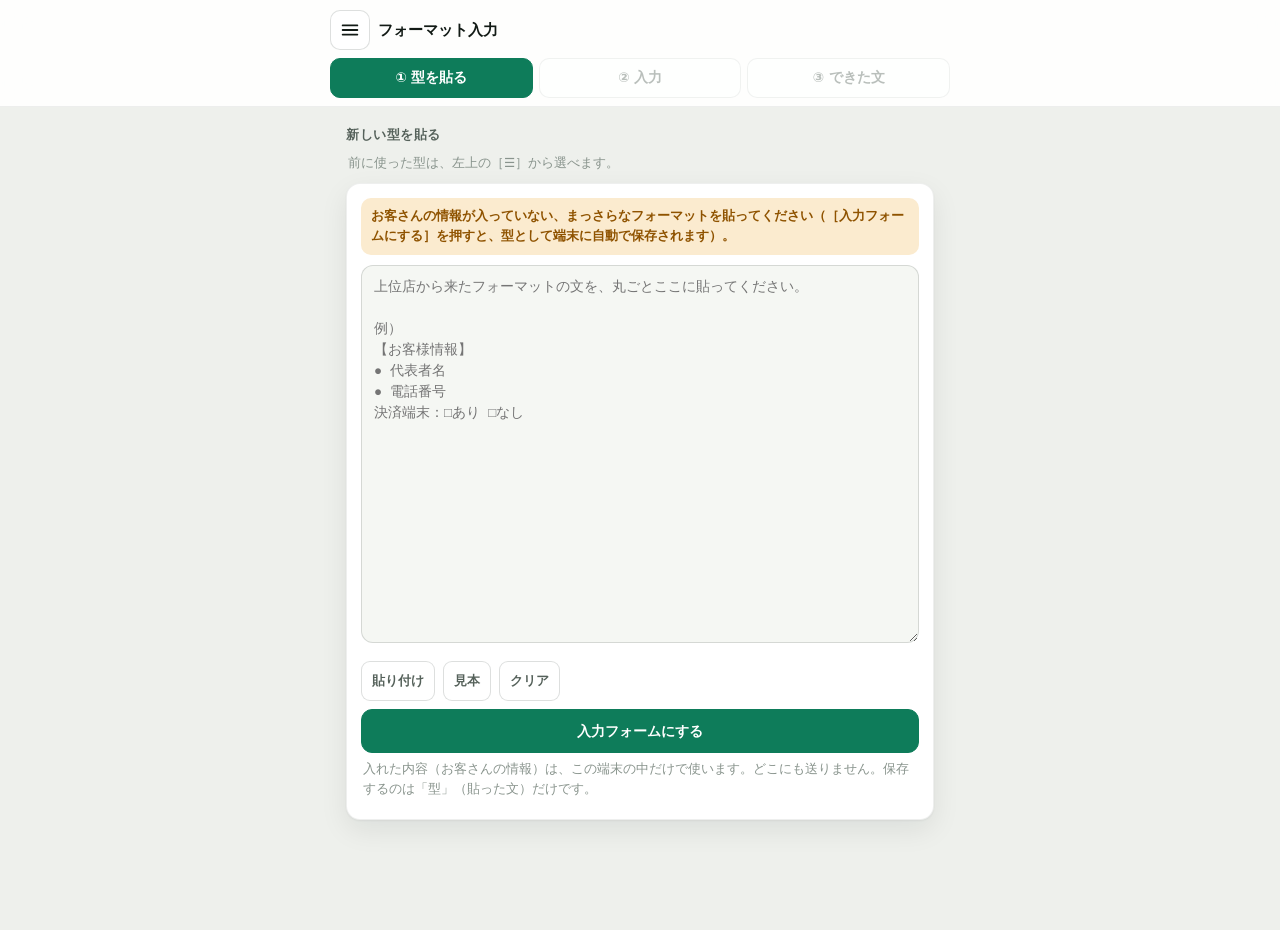
<file: format/index.html>
<!doctype html>
<html lang="ja">
<head>
<meta charset="utf-8">
<meta name="viewport" content="width=device-width, initial-scale=1, viewport-fit=cover">
<title>フォーマット入力</title>
<meta name="description" content="上位店などから来たフォーマット文を丸ごと貼ると、入力フォームに変わる。入れた内容は端末の中だけ">
<meta name="theme-color" content="#EEF0EC" media="(prefers-color-scheme: light)">
<meta name="theme-color" content="#0F1412" media="(prefers-color-scheme: dark)">
<meta name="apple-mobile-web-app-capable" content="yes">
<meta name="mobile-web-app-capable" content="yes">
<meta name="apple-mobile-web-app-status-bar-style" content="default">
<meta name="apple-mobile-web-app-title" content="フォーマット入力">
<meta name="format-detection" content="telephone=no">
<link rel="manifest" href="./manifest.webmanifest">
<link rel="apple-touch-icon" href="./icons/icon-180.png">
<link rel="icon" href="./icons/icon-192.png">
<style>
/* フォーマット入力 — 2026-11-17。色は落ち着いた灰緑の地＋深い緑1色を操作色に。出力は等幅 */
:root{
  --ground:#EEF0EC;--surface:#FFFFFF;--surface-2:#F5F7F3;--sunken:#E4E8E2;
  --line:rgba(18,28,22,.14);--line-soft:rgba(18,28,22,.07);
  --ink:#121A15;--ink-2:#55615A;--ink-3:#89948D;
  --accent:#0E7C5A;--accent-ink:#FFFFFF;--accent-soft:#DCEFE6;--accent-line:rgba(14,124,90,.38);
  --warn:#8F5300;--warn-soft:#FBEBCF;--warn-line:rgba(201,128,20,.55);
  --bad:#B3261E;--bad-soft:#FBE3E1;
  --bar:rgba(255,255,255,.9);--scrim:rgba(8,12,10,.46);
  --shadow:0 1px 2px rgba(18,28,22,.05),0 10px 28px rgba(18,28,22,.08);
  --sans:-apple-system,BlinkMacSystemFont,"Hiragino Kaku Gothic ProN","Hiragino Sans","Yu Gothic Medium",Meiryo,system-ui,sans-serif;
  --mono:ui-monospace,"SF Mono",SFMono-Regular,Menlo,Consolas,"Roboto Mono",monospace;
  --r:14px;
}
@media (prefers-color-scheme: dark){
  :root:not([data-theme="light"]){
    --ground:#0F1412;--surface:#171E1B;--surface-2:#1C2421;--sunken:#111815;
    --line:rgba(190,210,198,.17);--line-soft:rgba(190,210,198,.09);
    --ink:#E7EEEA;--ink-2:#9FAEA6;--ink-3:#6E7C75;
    --accent:#45C79A;--accent-ink:#04140D;--accent-soft:rgba(69,199,154,.15);--accent-line:rgba(69,199,154,.45);
    --warn:#E9B265;--warn-soft:rgba(233,178,101,.14);--warn-line:rgba(233,178,101,.55);
    --bad:#FF8A80;--bad-soft:rgba(255,138,128,.14);
    --bar:rgba(23,30,27,.9);--scrim:rgba(3,6,5,.62);
    --shadow:0 1px 2px rgba(0,0,0,.3),0 10px 28px rgba(0,0,0,.34);
  }
}
:root[data-theme="dark"]{
  --ground:#0F1412;--surface:#171E1B;--surface-2:#1C2421;--sunken:#111815;
  --line:rgba(190,210,198,.17);--line-soft:rgba(190,210,198,.09);
  --ink:#E7EEEA;--ink-2:#9FAEA6;--ink-3:#6E7C75;
  --accent:#45C79A;--accent-ink:#04140D;--accent-soft:rgba(69,199,154,.15);--accent-line:rgba(69,199,154,.45);
  --warn:#E9B265;--warn-soft:rgba(233,178,101,.14);--warn-line:rgba(233,178,101,.55);
  --bad:#FF8A80;--bad-soft:rgba(255,138,128,.14);
  --bar:rgba(23,30,27,.9);--scrim:rgba(3,6,5,.62);
  --shadow:0 1px 2px rgba(0,0,0,.3),0 10px 28px rgba(0,0,0,.34);
}
*{box-sizing:border-box}
html{-webkit-text-size-adjust:100%}
body{margin:0;background:var(--ground);color:var(--ink);font-family:var(--sans);font-size:16px;line-height:1.6;padding-bottom:calc(100px + env(safe-area-inset-bottom))}
button,input,textarea,select{font:inherit;color:inherit}
button{cursor:pointer}
[hidden]{display:none!important}
.wrap{max-width:620px;margin:0 auto;padding:0 16px}

/* 上のバー */
.topbar{position:sticky;top:0;z-index:30;background:var(--bar);-webkit-backdrop-filter:saturate(180%) blur(14px);backdrop-filter:saturate(180%) blur(14px);border-bottom:1px solid var(--line-soft);padding:10px 16px 8px;padding-top:calc(10px + env(safe-area-inset-top))}
.topbar-in{max-width:620px;margin:0 auto}
.brand{display:flex;align-items:center;gap:8px;min-width:0}
.brand b{font-size:15px;font-weight:700;white-space:nowrap;overflow:hidden;text-overflow:ellipsis;flex:1;min-width:0}
.chip{font-family:var(--mono);font-size:11.5px;font-weight:600;padding:4px 9px;border-radius:999px;white-space:nowrap;background:var(--warn-soft);color:var(--warn)}
.chip.done{background:var(--accent-soft);color:var(--accent)}
.tabs{display:flex;gap:6px;margin-top:8px}
.tabs button{flex:1;appearance:none;border:1px solid var(--line);background:var(--surface);color:var(--ink-2);font-size:13.5px;font-weight:700;padding:8px 6px;border-radius:10px}
.tabs button[aria-pressed="true"]{background:var(--accent);border-color:var(--accent);color:var(--accent-ink)}
.tabs button:disabled{opacity:.4}

/* かたまり */
.sec{margin:18px 0 8px;font-size:12.5px;font-weight:700;color:var(--ink-2);letter-spacing:.04em}
.card{background:var(--surface);border:1px solid var(--line-soft);border-radius:var(--r);box-shadow:var(--shadow);padding:14px;margin:10px 0}
.note{font-size:12.5px;color:var(--ink-3);margin:6px 2px}
.btn{appearance:none;border:1px solid var(--line);background:var(--surface);color:var(--ink);font-weight:700;font-size:14px;padding:10px 14px;border-radius:11px;min-height:44px}
.btn.primary{background:var(--accent);border-color:var(--accent);color:var(--accent-ink)}
.btn.warn{background:var(--warn-soft);border-color:var(--warn-line);color:var(--warn)}
.btn.small{font-size:12.5px;padding:6px 10px;min-height:40px;border-radius:9px;font-weight:600;color:var(--ink-2)}
.btn.block{width:100%}
.btn:active{filter:brightness(.95)}
.row{display:flex;gap:8px;flex-wrap:wrap;align-items:center}
textarea.paste{width:100%;min-height:42vh;border:1px solid var(--line);border-radius:12px;background:var(--surface-2);padding:12px;font-family:var(--mono);font-size:13.5px;line-height:1.55;resize:vertical}
.tpl{display:flex;align-items:center;gap:10px}
.tpl .t{flex:1;min-width:0;appearance:none;border:0;background:none;text-align:left;padding:4px 0}
.tpl .t b{display:block;font-size:15px;overflow:hidden;text-overflow:ellipsis;white-space:nowrap}
.tpl .t small{color:var(--ink-3);font-size:12px}
.warnline{margin:0 0 10px;font-size:13px;font-weight:700;color:var(--warn);background:var(--warn-soft);border-radius:10px;padding:8px 10px}
.empty{color:var(--ink-3);font-size:13.5px;padding:6px 2px}

/* 入力 */
.head{margin:20px 2px 4px;font-size:14px;font-weight:800;color:var(--accent);border-left:4px solid var(--accent);padding-left:8px;line-height:1.4}
.head.made{display:flex;align-items:center;justify-content:space-between;gap:8px}
.head.made .btn{color:var(--ink-2)}
.txt{font-size:12.5px;color:var(--ink-3);margin:4px 4px;white-space:pre-wrap;word-break:break-all}
.txt.made{display:flex;gap:8px;align-items:center;justify-content:space-between}
.f{background:var(--surface);border:1px solid var(--line-soft);border-left:4px solid var(--warn-line);border-radius:12px;padding:10px 12px 12px;margin:8px 0;box-shadow:var(--shadow)}
.f.ok{border-left-color:var(--accent)}
.f.soft{border-left-color:var(--line)}
.f.skip{opacity:.5;border-left-color:var(--line)}
.f label.lb,.f .lb{display:block;font-size:14px;font-weight:700;margin-bottom:2px}
.f .lb .req{font-size:11px;font-weight:700;color:var(--bad);background:var(--bad-soft);border-radius:6px;padding:1px 6px;margin-left:6px;vertical-align:1px}
.f .lb .opt{font-size:11px;font-weight:700;color:var(--ink-2);background:var(--sunken);border-radius:6px;padding:1px 6px;margin-left:6px;vertical-align:1px}
.f .hint{font-size:12px;color:var(--ink-3);margin-bottom:6px}
.f input[type=text],.f input[type=tel],.f input[type=email],.f input[type=date],.f input[type=time],.f textarea{width:100%;border:1px solid var(--line);border-radius:10px;background:var(--surface-2);padding:10px 12px;font-size:16px;min-height:46px}
.f textarea{min-height:84px;resize:vertical}
.f input:focus,.f textarea:focus,textarea.paste:focus{outline:2px solid var(--accent-line);outline-offset:1px;border-color:var(--accent)}
.opts{display:flex;flex-wrap:wrap;gap:8px;margin-top:4px}
.opts button{appearance:none;border:1px solid var(--line);background:var(--surface-2);color:var(--ink);font-size:14.5px;font-weight:600;padding:9px 14px;border-radius:999px;min-height:44px}
.opts button[aria-pressed="true"]{background:var(--accent);border-color:var(--accent);color:var(--accent-ink)}
.other{margin-top:8px}
.fix{margin-top:10px;padding-top:10px;border-top:1px dashed var(--line);display:grid;gap:8px}
.fix input{width:100%;border:1px solid var(--line);border-radius:9px;background:var(--surface-2);padding:8px 10px;font-size:15px;min-height:40px}
label.chk{display:flex;align-items:center;gap:10px;padding:9px 12px;margin:4px 0;background:var(--surface);border:1px solid var(--line-soft);border-radius:10px;font-size:14.5px;min-height:44px}
label.chk input{width:22px;height:22px;flex:none;accent-color:var(--accent)}
label.chk input:checked+span{color:var(--ink-3);text-decoration:line-through}
.switch{display:flex;align-items:center;gap:10px;font-size:13.5px;color:var(--ink-2);margin-top:8px}
.switch input{width:22px;height:22px;accent-color:var(--accent)}

/* できた文 */
.out{font-family:var(--mono);font-size:13.5px;line-height:1.65;white-space:pre-wrap;word-break:break-all;background:var(--surface);border:1px solid var(--line-soft);border-radius:12px;padding:12px;box-shadow:var(--shadow)}
.out mark{background:var(--warn-soft);color:var(--warn);border-bottom:2px solid var(--warn-line);border-radius:3px;padding:0 2px}
.out mark.soft{background:var(--sunken);color:var(--ink-3);border-bottom-color:var(--line)}
.out mark::before{content:"未入力";font-family:var(--sans);font-size:10.5px;font-weight:700;margin-right:2px}
.warnbox{background:var(--warn-soft);color:var(--warn);border:1px solid var(--warn-line);border-radius:12px;padding:10px 12px;font-size:13.5px;font-weight:600;margin:10px 0}
.okbox{background:var(--accent-soft);color:var(--accent);border-radius:12px;padding:10px 12px;font-size:13.5px;font-weight:700;margin:10px 0}

/* 下のバー */
.bottombar{position:fixed;left:0;right:0;bottom:0;z-index:30;background:var(--bar);-webkit-backdrop-filter:saturate(180%) blur(14px);backdrop-filter:saturate(180%) blur(14px);border-top:1px solid var(--line-soft);padding:10px 16px;padding-bottom:calc(10px + env(safe-area-inset-bottom))}
.bottombar .in{max-width:620px;margin:0 auto;display:flex;gap:8px}
.bottombar .btn{flex:1}

/* ダイアログ・お知らせ */
.scrim{position:fixed;inset:0;background:var(--scrim);z-index:50}
.dlg{position:fixed;left:16px;right:16px;top:20vh;z-index:51;max-width:460px;margin:0 auto;background:var(--surface);border-radius:16px;padding:16px;box-shadow:var(--shadow)}
.dlg h3{margin:0 0 10px;font-size:16px}
.dlg input{width:100%;border:1px solid var(--line);border-radius:10px;background:var(--surface-2);padding:10px 12px;font-size:16px;min-height:46px;margin-bottom:12px}
/* 保存した型の一覧（左から出るメニュー。v4） */
.menu-btn{appearance:none;border:1px solid var(--line);background:var(--surface);color:var(--ink);width:40px;height:40px;border-radius:10px;display:grid;place-items:center;flex:none;padding:0}
.dscrim{position:fixed;inset:0;background:var(--scrim);z-index:40}
.drawer{position:fixed;top:0;bottom:0;left:0;width:min(86vw,380px);z-index:41;background:var(--ground);box-shadow:0 0 40px rgba(0,0,0,.25);overflow-y:auto;-webkit-overflow-scrolling:touch;padding:calc(12px + env(safe-area-inset-top)) 14px calc(20px + env(safe-area-inset-bottom))}
.drawer .dhead{display:flex;align-items:center;justify-content:space-between;gap:8px;margin-bottom:4px}
.drawer .dhead b{font-size:16px}
.drawer .tpl{flex-wrap:wrap}
.toast{position:fixed;left:50%;bottom:calc(84px + env(safe-area-inset-bottom));transform:translateX(-50%);background:var(--ink);color:var(--ground);font-size:13.5px;font-weight:600;padding:9px 14px;border-radius:999px;z-index:60;max-width:90vw;text-align:center}
</style>
</head>
<body>
<header class="topbar"><div class="topbar-in">
  <div class="brand"><button type="button" class="menu-btn" id="menuBtn" aria-label="保存した型の一覧" aria-expanded="false" aria-controls="drawer"><svg viewBox="0 0 24 24" width="22" height="22" aria-hidden="true"><path d="M4 7h16M4 12h16M4 17h16" stroke="currentColor" stroke-width="2" stroke-linecap="round" fill="none"/></svg></button><b id="title">フォーマット入力</b><span class="chip" id="left" hidden></span></div>
  <nav class="tabs" aria-label="画面">
    <button type="button" data-go="fmt" aria-pressed="true">① 型を貼る</button>
    <button type="button" data-go="form" aria-pressed="false" disabled>② 入力</button>
    <button type="button" data-go="out" aria-pressed="false" disabled>③ できた文</button>
  </nav>
</div></header>

<main class="wrap">
  <!-- ① 型 -->
  <section id="vFmt">
    <div class="sec">新しい型を貼る</div>
    <p class="note" style="margin:0 2px">前に使った型は、左上の［☰］から選べます。</p>
    <div class="card">
      <p class="warnline">お客さんの情報が入っていない、まっさらなフォーマットを貼ってください（［入力フォームにする］を押すと、型として端末に自動で保存されます）。</p>
      <textarea class="paste" id="src" placeholder="上位店から来たフォーマットの文を、丸ごとここに貼ってください。&#10;&#10;例）&#10;【お客様情報】&#10;● 代表者名&#10;● 電話番号&#10;決済端末：□あり □なし" autocapitalize="off" autocomplete="off" spellcheck="false"></textarea>
      <div class="row" style="margin-top:10px">
        <button type="button" class="btn small" id="pasteBtn">貼り付け</button>
        <button type="button" class="btn small" id="sampleBtn">見本</button>
        <button type="button" class="btn small" id="srcClearBtn">クリア</button>
      </div>
      <div class="row" style="margin-top:8px">
        <button type="button" class="btn primary" id="toForm" style="flex:1">入力フォームにする</button>
      </div>
      <p class="note">入れた内容（お客さんの情報）は、この端末の中だけで使います。どこにも送りません。保存するのは「型」（貼った文）だけです。</p>
    </div>
  </section>

  <!-- ② 入力 -->
  <section id="vForm" hidden>
    <div class="row" style="margin-top:12px">
      <button type="button" class="btn small" id="fixBtn" aria-pressed="false">手直し</button>
      <button type="button" class="btn small" id="saveBtn">型を保存</button>
      <button type="button" class="btn small" id="clearBtn">入れた値を消す</button>
    </div>
    <p class="note" id="fixNote" hidden>手直し中：項目の名前を直す・入力しない行にする・選択肢を足す・書いてある行を入力欄にする、ができます。直したら［型を保存］で次から同じ形になります。</p>
    <div id="form"></div>
  </section>

  <!-- ③ できた文 -->
  <section id="vOut" hidden>
    <div id="outMsg"></div>
    <pre class="out" id="out"></pre>
    <label class="switch" id="listSw" hidden><input type="checkbox" id="withList"> 持ち物リストも文に入れる</label>
    <p class="note">黄色の「未入力」は、まだ入れていない所です。灰色は「空でもよい」と書いてある所です。</p>
  </section>
</main>

<div class="bottombar" id="bar" hidden><div class="in">
  <button type="button" class="btn" id="barBack">入力にもどる</button>
  <button type="button" class="btn primary" id="barMain">できた文を見る</button>
</div></div>

<div class="dscrim" id="dScrim" hidden></div>
<aside class="drawer" id="drawer" aria-label="保存した型" hidden>
  <div class="dhead"><b>保存した型</b><button type="button" class="btn small" id="drawerClose">閉じる</button></div>
  <div id="tplList"></div>
</aside>
<div class="scrim" id="scrim" hidden></div>
<div class="dlg" id="dlg" role="dialog" aria-modal="true" hidden>
  <h3 id="dlgT">型の名前</h3>
  <input type="text" id="dlgIn" autocomplete="off">
  <div class="row"><button type="button" class="btn" id="dlgNo" style="flex:1">やめる</button><button type="button" class="btn primary" id="dlgOk" style="flex:1">保存</button></div>
</div>
<div class="toast" id="toast" hidden></div>

<script src="./parse.js?v=4"></script>
<script src="./app.js?v=4"></script>
<script>
if ("serviceWorker" in navigator && location.protocol === "https:") navigator.serviceWorker.register("./sw.js").catch(() => {});
</script>
</body>
</html>
</file>
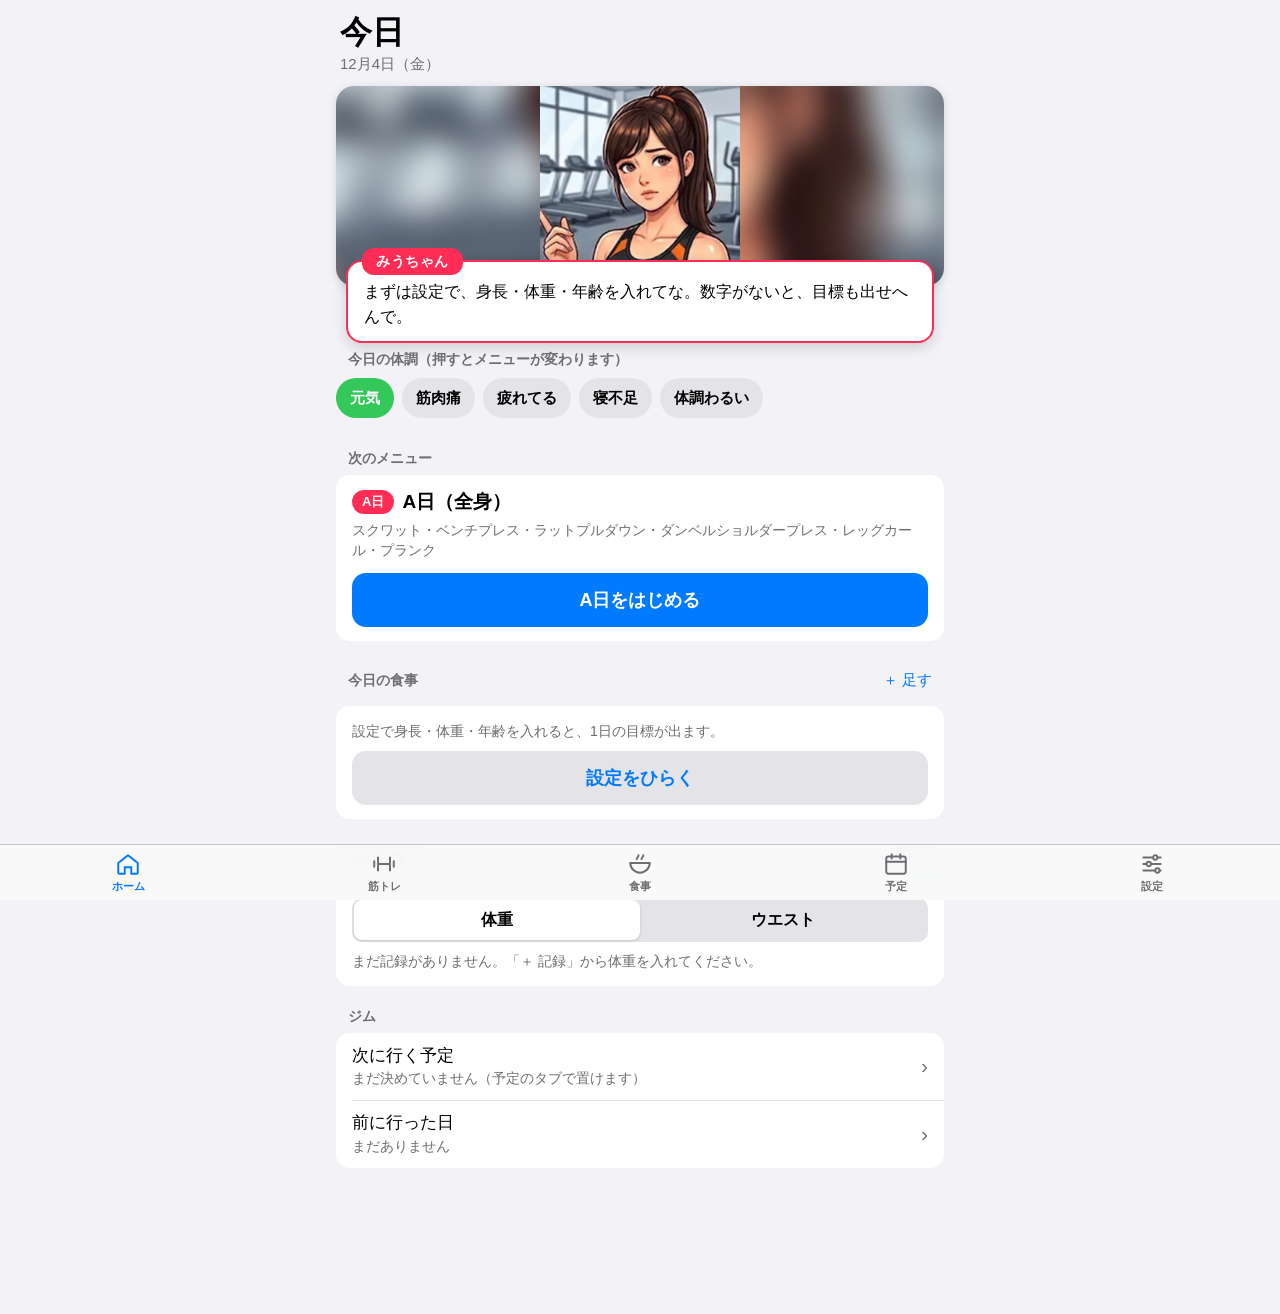
<file: gym/index.html>
<!doctype html>
<html lang="ja">
<head>
<meta charset="utf-8">
<meta name="viewport" content="width=device-width, initial-scale=1, viewport-fit=cover">
<meta name="robots" content="noindex">
<meta name="theme-color" content="#f2f2f7" media="(prefers-color-scheme: light)">
<meta name="theme-color" content="#000000" media="(prefers-color-scheme: dark)">
<meta name="apple-mobile-web-app-capable" content="yes">
<meta name="mobile-web-app-capable" content="yes">
<meta name="apple-mobile-web-app-status-bar-style" content="default">
<meta name="apple-mobile-web-app-title" content="筋トレ">
<title>筋トレ</title>
<link rel="manifest" href="manifest.webmanifest">
<link rel="apple-touch-icon" href="icons/icon-180.png">
<link rel="icon" href="icons/icon-192.png">
<link rel="stylesheet" href="style.css?v=1">
</head>
<body>
<main id="main"></main>
<div id="rest" class="rest" hidden></div>
<nav class="tabs" id="tabs"></nav>
<script src="data.js?v=1"></script>
<script src="avatars.js?v=1"></script>
<script src="app.js?v=1"></script>
</body>
</html>
</file>
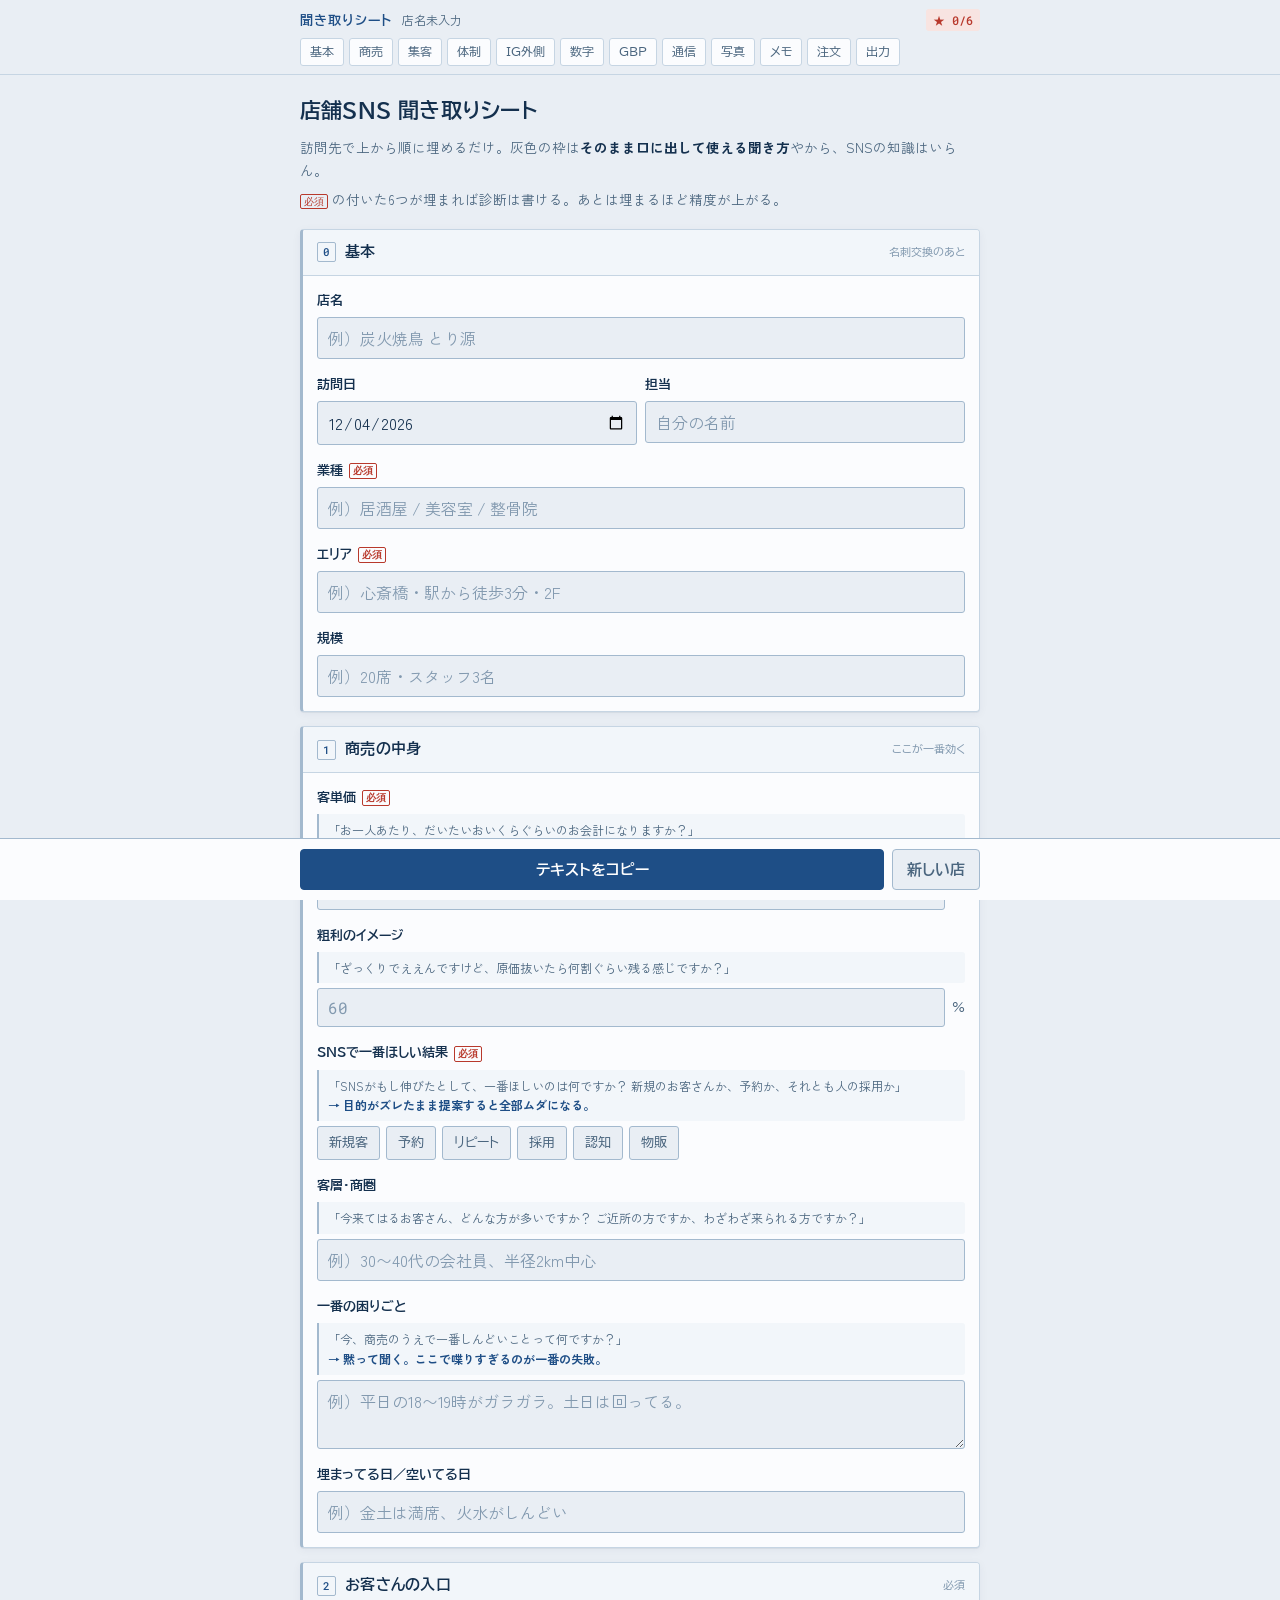
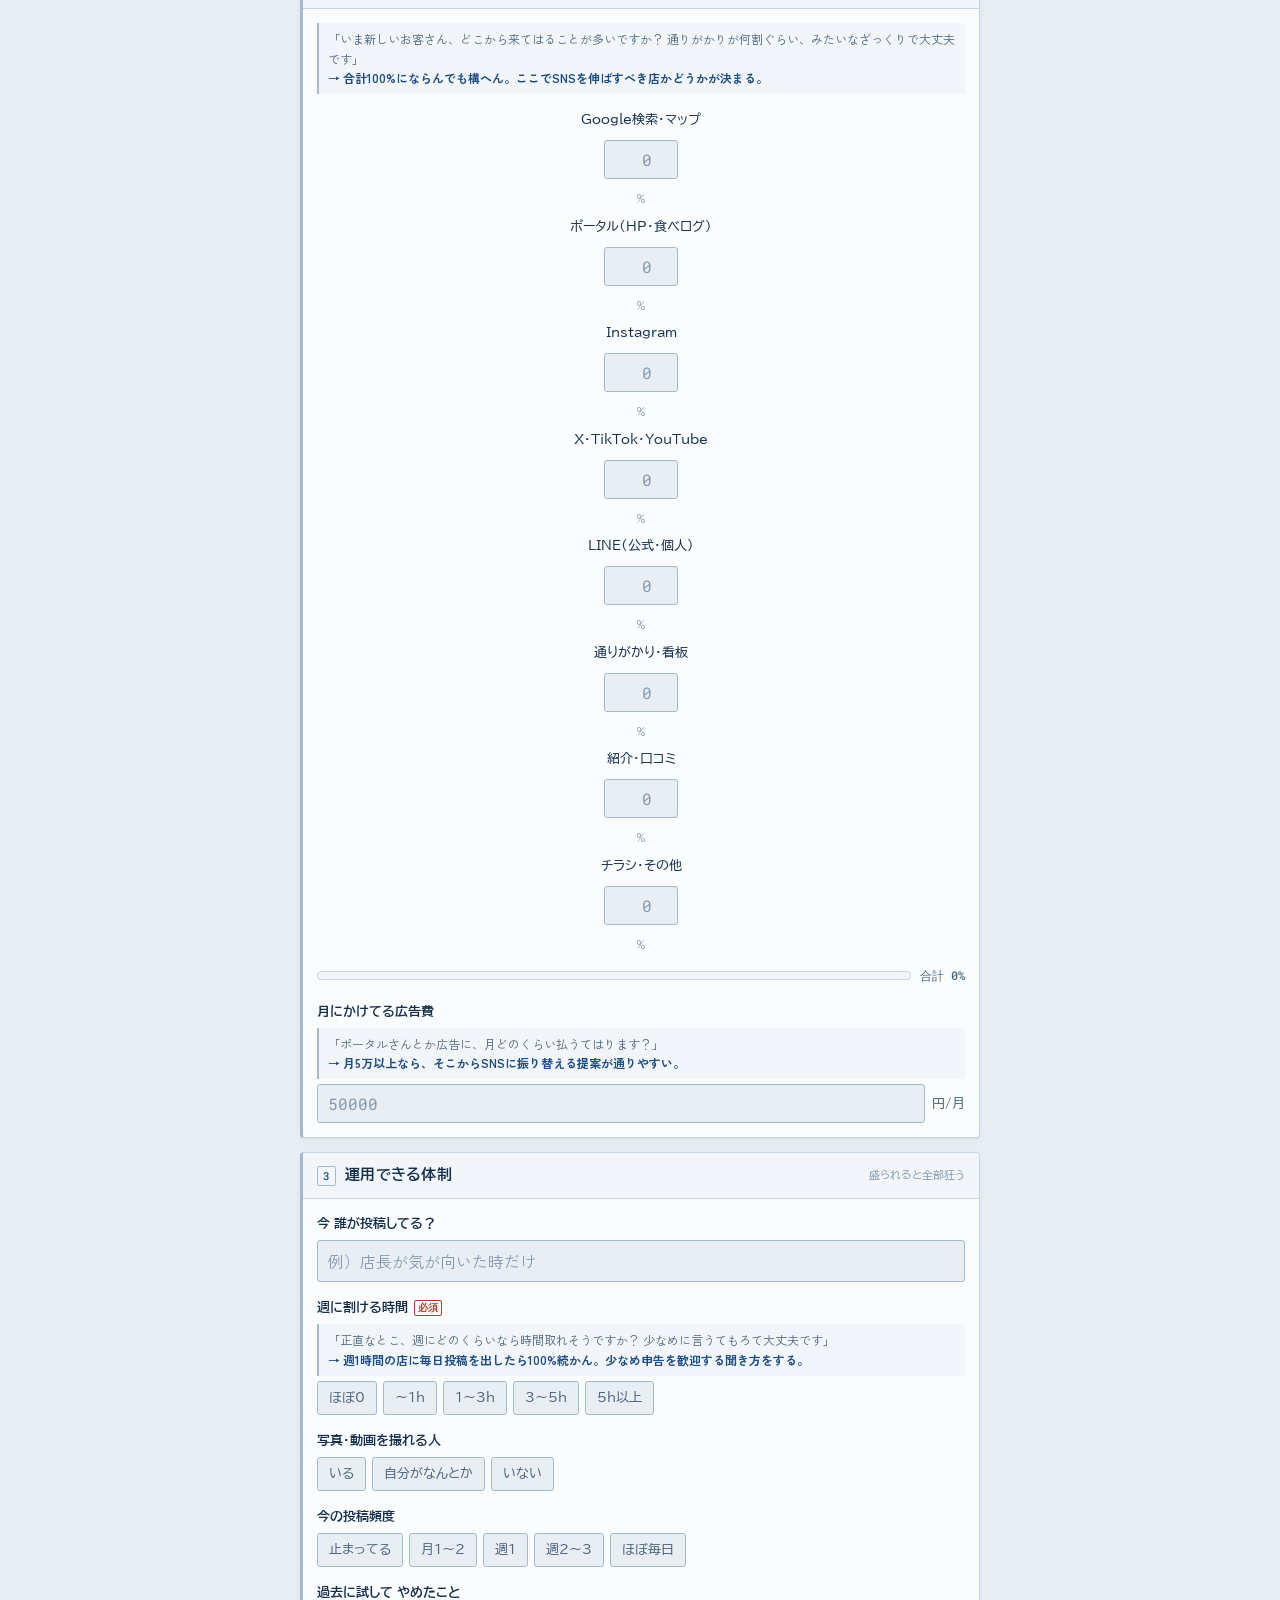
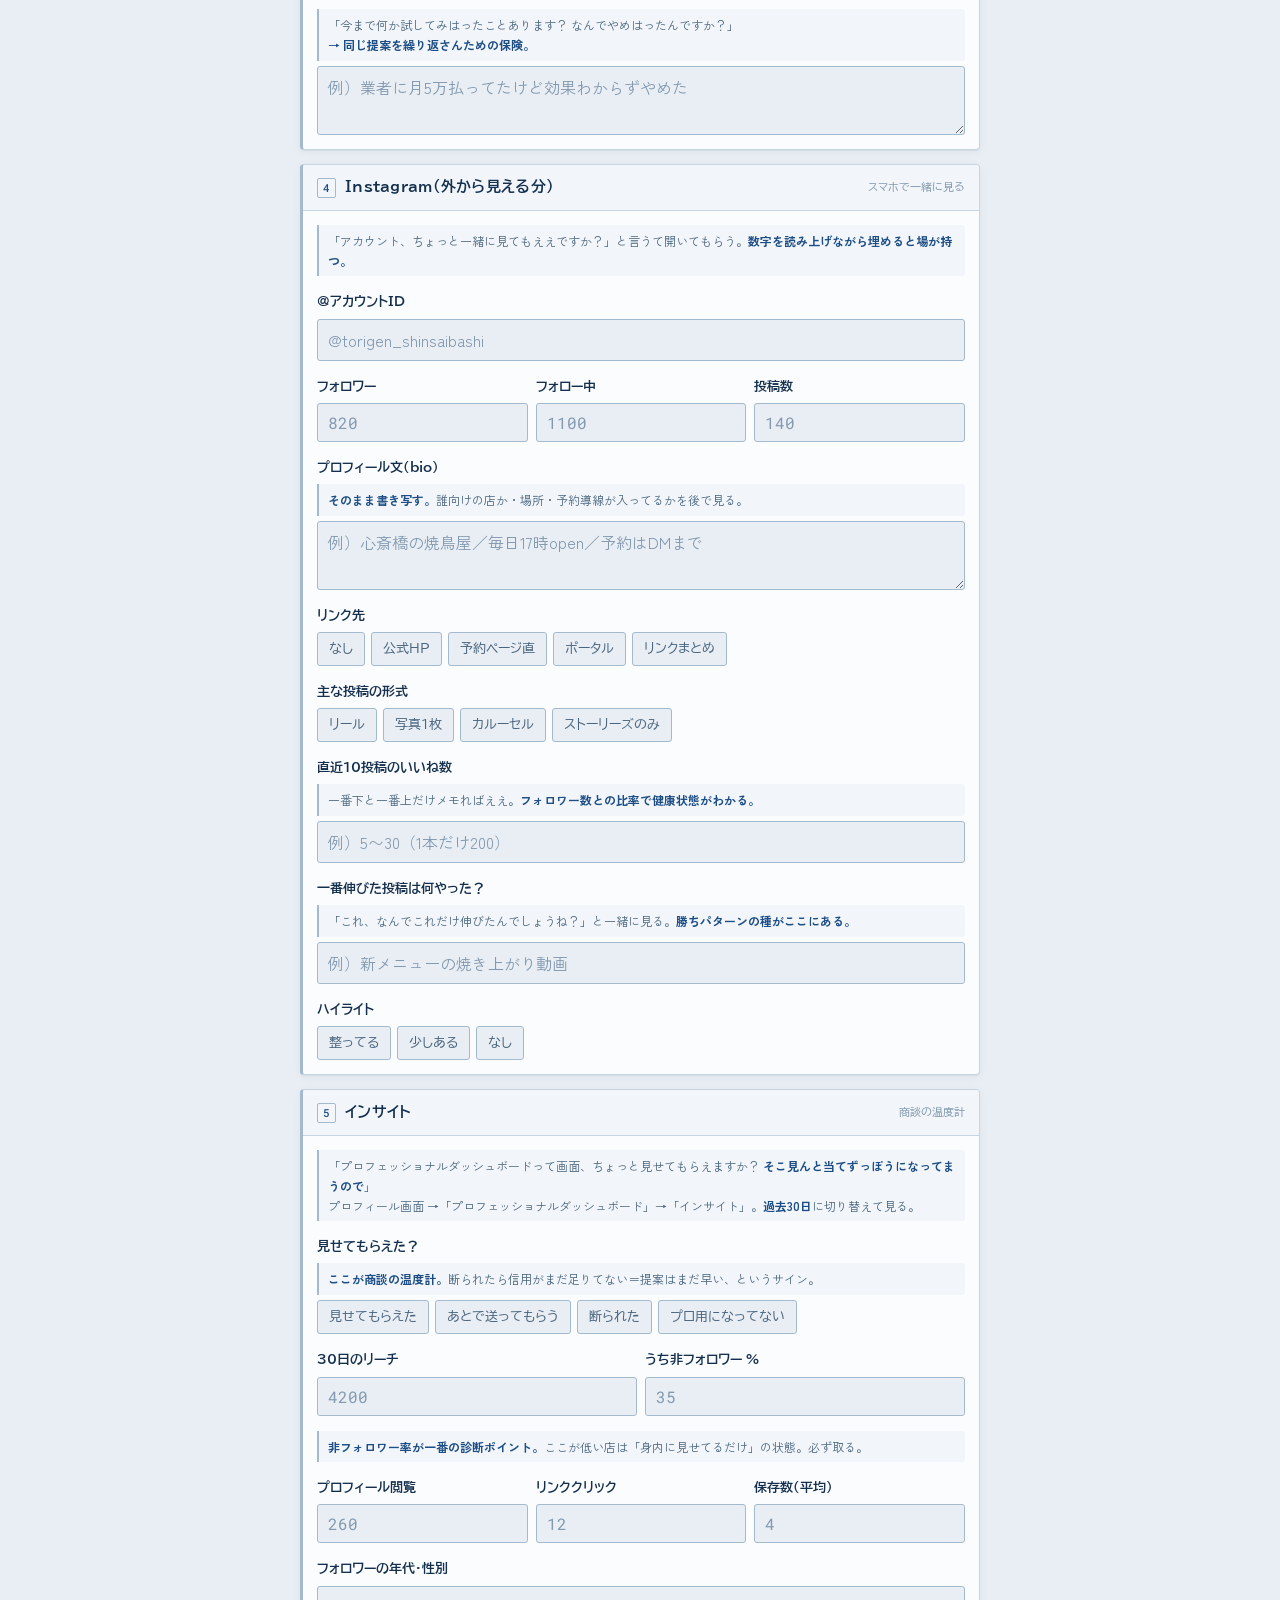
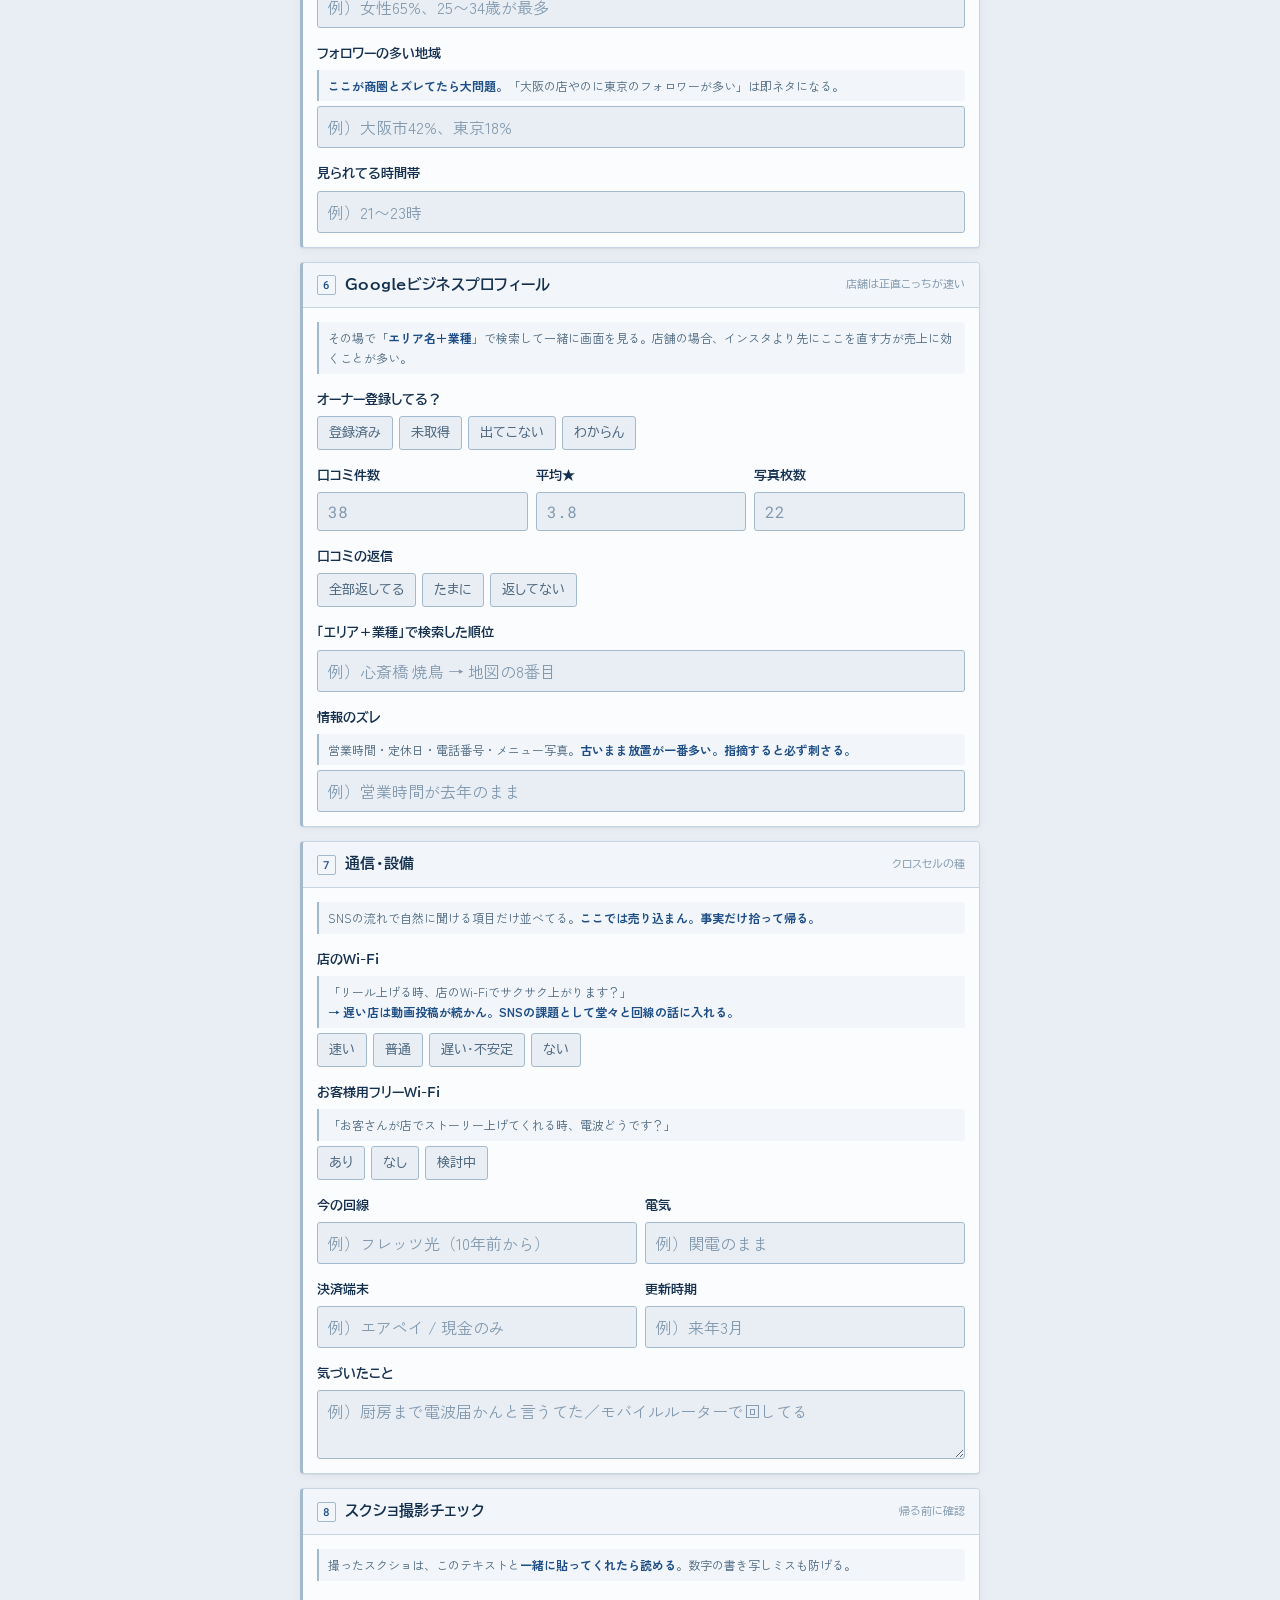
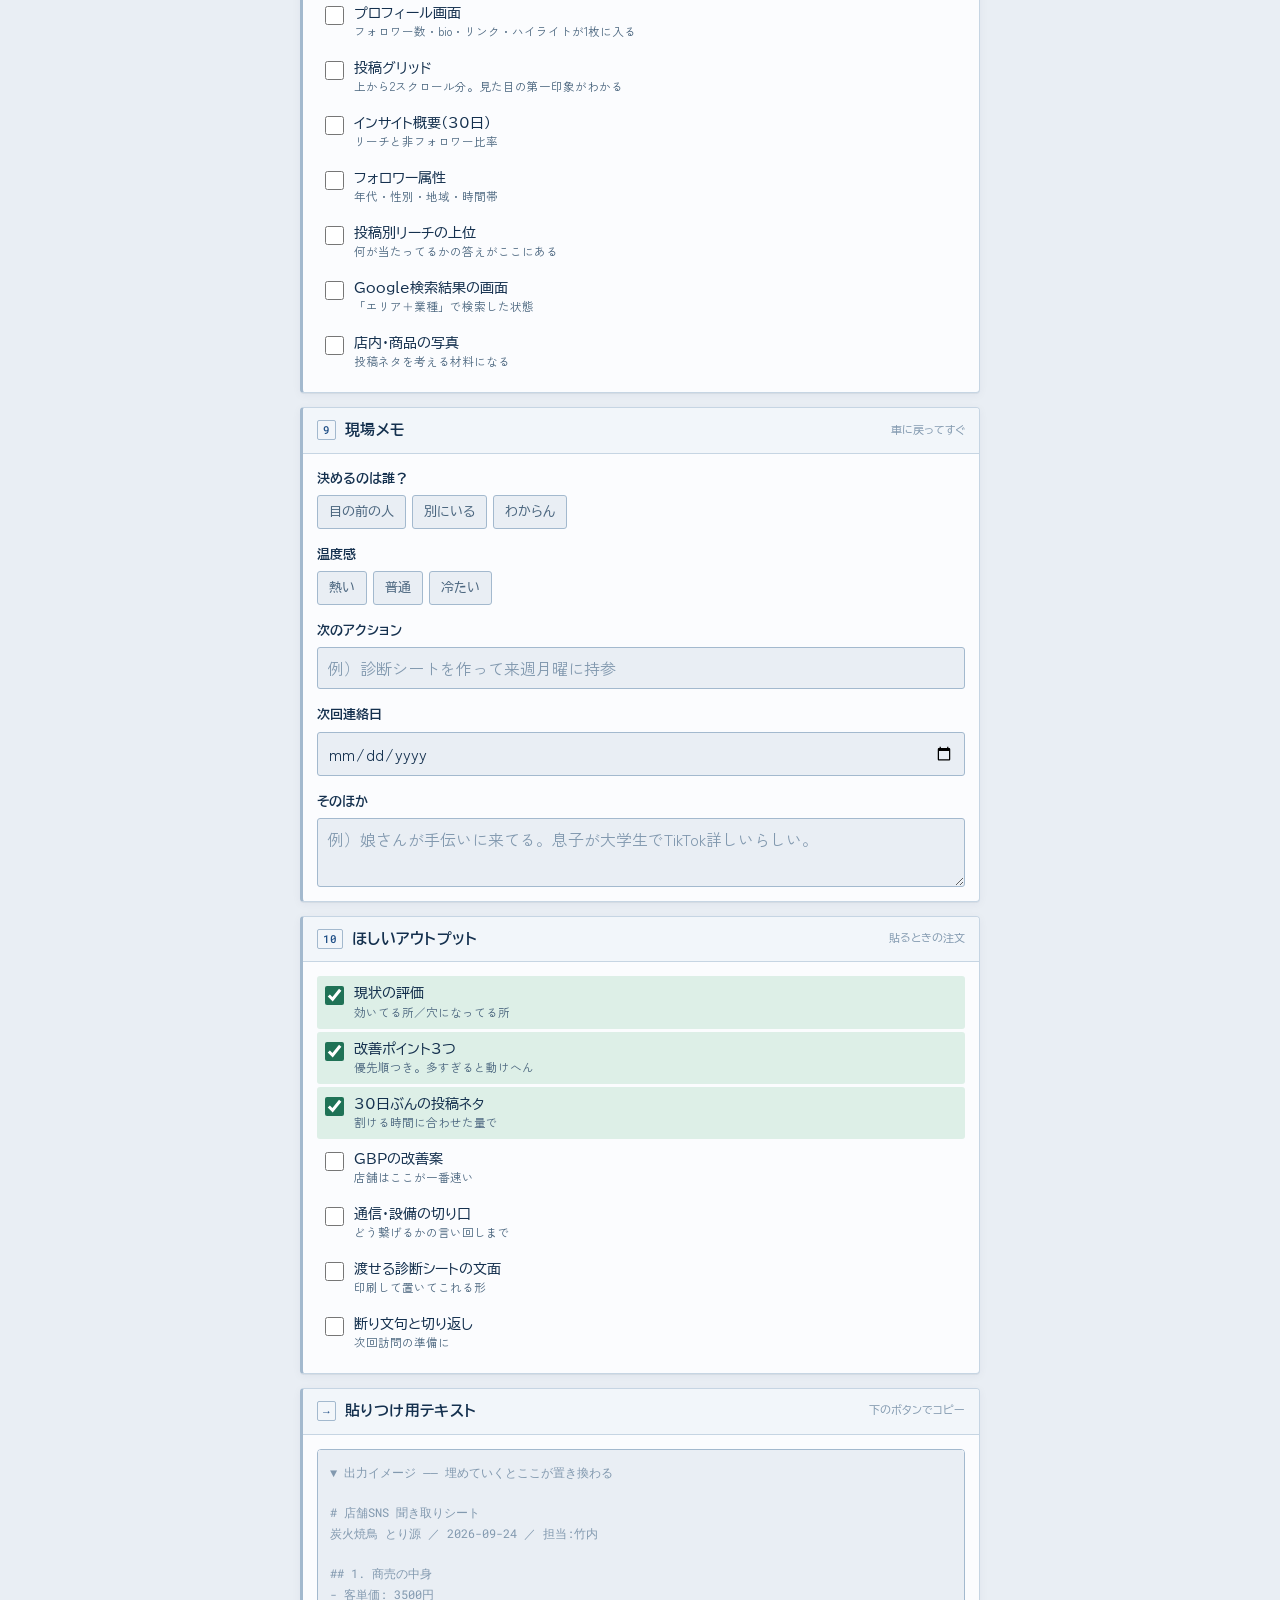
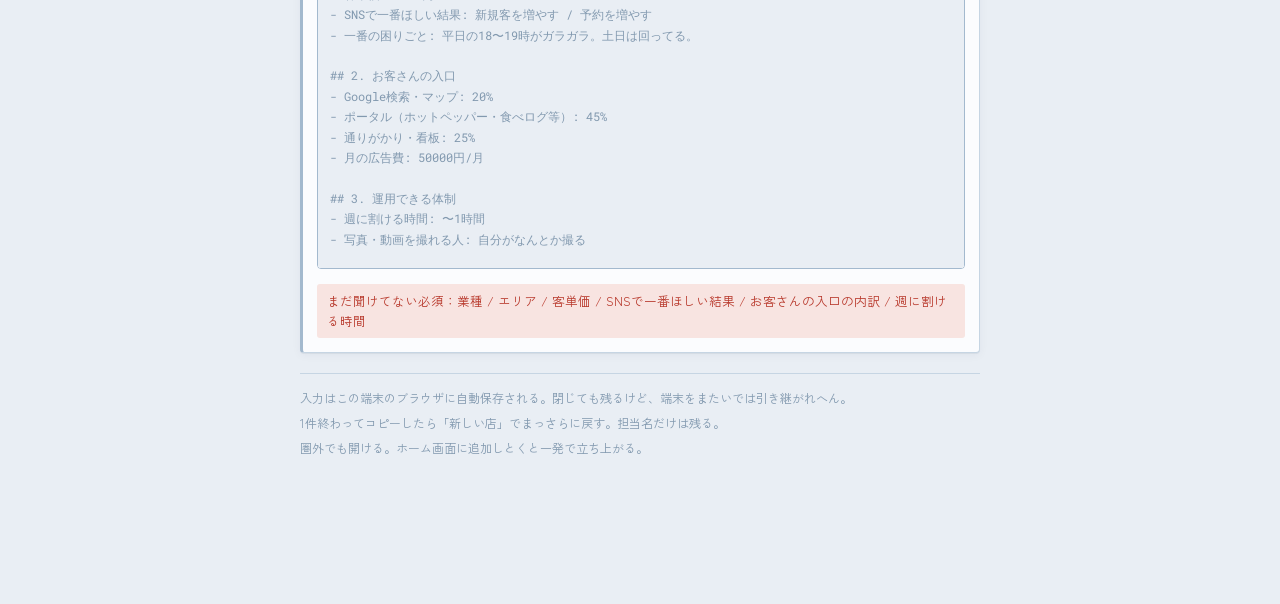
<file: sns-hearing/index.html>
<!doctype html>
<html lang="ja">
<head>
<meta charset="utf-8">
<meta name="viewport" content="width=device-width, initial-scale=1, viewport-fit=cover">
<title>店舗SNS聞き取りシート</title>
<meta name="description" content="訪問先で店舗のSNSと通信の現状を聞き取って、そのまま相談に貼れるテキストにまとめる営業用シート">
<meta name="robots" content="noindex, nofollow">
<meta name="theme-color" content="#E9EEF4" media="(prefers-color-scheme: light)">
<meta name="theme-color" content="#0C141E" media="(prefers-color-scheme: dark)">
<meta name="apple-mobile-web-app-capable" content="yes">
<meta name="mobile-web-app-capable" content="yes">
<meta name="apple-mobile-web-app-status-bar-style" content="default">
<meta name="apple-mobile-web-app-title" content="聞き取り">
<meta name="format-detection" content="telephone=no">
<link rel="manifest" href="./manifest.webmanifest">
<link rel="apple-touch-icon" href="./icons/icon-180.png">
<link rel="icon" href="./icons/icon-192.png">
<link rel="preconnect" href="https://fonts.googleapis.com">
<link rel="preconnect" href="https://fonts.gstatic.com" crossorigin>
<link rel="stylesheet" href="https://fonts.googleapis.com/css2?family=BIZ+UDPGothic:wght@400;700&family=Zen+Kaku+Gothic+New:wght@400;500;700&family=Roboto+Mono:wght@400;500&display=swap">
<style>
/* ============================================================
   店舗SNS 聞き取りシート
   用途: 訪問先で店舗のSNS・集客・通信の現状を聞き取り、
         そのまま相談に貼れるテキストに変換する
   色  : 複写式伝票のカーボン青 ＋ 朱色は「未入力」の警告だけに使う
   字  : 見出し/ラベル=BIZ UDPGothic（帳票用UD書体）
         本文=Zen Kaku Gothic New / 数字と出力=Roboto Mono
   ============================================================ */
:root{
  color-scheme:light dark;
  --paper:#E9EEF4; --card:#FBFCFE; --card2:#F2F6FA;
  --ink:#14304E; --ink2:#4B667F; --ink3:#8299AF;
  --rule:#C6D5E3; --rule2:#A3B9CE;
  --blue:#1E4E86; --blue-soft:#DBE7F5;
  --red:#B8392C; --red-soft:#F8E4E1;
  --ok:#1F7256; --ok-soft:#DDEFE7;
  --on-blue:#FFFFFF;
  --shadow:0 1px 0 rgba(20,48,78,.06), 0 2px 10px rgba(20,48,78,.05);
  --body:"Zen Kaku Gothic New","Hiragino Kaku Gothic ProN","Yu Gothic",sans-serif;
  --form:"BIZ UDPGothic","Hiragino Kaku Gothic ProN","Yu Gothic",sans-serif;
  --mono:"Roboto Mono",ui-monospace,SFMono-Regular,Menlo,monospace;
}
@media (prefers-color-scheme:dark){
  :root:not([data-theme="light"]){
    --paper:#0C141E; --card:#151F2B; --card2:#1B2734;
    --ink:#DDE7F1; --ink2:#9AAEC3; --ink3:#697F96;
    --rule:#25344A; --rule2:#3A4E68;
    --blue:#79ADE8; --blue-soft:#1A2C43;
    --red:#E5796B; --red-soft:#37211E;
    --ok:#5CC49D; --ok-soft:#14301F;
    --on-blue:#0C141E;
    --shadow:0 1px 0 rgba(0,0,0,.3), 0 2px 10px rgba(0,0,0,.25);
  }
}
:root[data-theme="dark"]{
  --paper:#0C141E; --card:#151F2B; --card2:#1B2734;
  --ink:#DDE7F1; --ink2:#9AAEC3; --ink3:#697F96;
  --rule:#25344A; --rule2:#3A4E68;
  --blue:#79ADE8; --blue-soft:#1A2C43;
  --red:#E5796B; --red-soft:#37211E;
  --ok:#5CC49D; --ok-soft:#14301F;
  --on-blue:#0C141E;
  --shadow:0 1px 0 rgba(0,0,0,.3), 0 2px 10px rgba(0,0,0,.25);
}

html,body{margin:0; padding:0;}
img{max-width:100%;}
[hidden]{display:none !important;}

body{
  background:var(--paper); color:var(--ink);
  font-family:var(--body); font-size:15px; line-height:1.7;
  -webkit-text-size-adjust:100%;
  overflow-wrap:break-word;
}
.wrap{max-width:680px; margin:0 auto; padding-inline:16px; padding-block:0 140px;}

/* 上部固定 ─ ノッチの下に中身が来るよう、バー自身が safe-area を持つ */
.top{
  position:sticky; top:0; z-index:30;
  background:var(--paper); border-bottom:1px solid var(--rule);
  padding-top:env(safe-area-inset-top,0px);
}
.top-in{max-width:680px; margin:0 auto; padding-inline:16px;}
.top-row{display:flex; align-items:baseline; gap:10px; padding-block:9px 6px;}
.brand{font-family:var(--form); font-weight:700; font-size:13px; letter-spacing:.08em; color:var(--blue); white-space:nowrap;}
.who{font-size:12px; color:var(--ink2); overflow:hidden; text-overflow:ellipsis; white-space:nowrap; flex:1;}
.score{font-family:var(--mono); font-size:12px; font-weight:500; white-space:nowrap; padding:1px 7px; border-radius:3px; background:var(--red-soft); color:var(--red);}
.score.full{background:var(--ok-soft); color:var(--ok);}
.nav{display:flex; gap:5px; overflow-x:auto; padding-block:0 8px; scrollbar-width:none; -webkit-overflow-scrolling:touch;}
.nav::-webkit-scrollbar{display:none;}
.nav a{
  flex:0 0 auto; font-family:var(--form); font-size:11.5px; text-decoration:none;
  color:var(--ink2); background:var(--card); border:1px solid var(--rule);
  padding:3px 9px; border-radius:3px;
}
.nav a:active{background:var(--blue-soft);}

/* 見出し */
.lede{padding-block:18px 4px;}
.lede h1{font-family:var(--form); font-size:21px; font-weight:700; margin:0 0 8px; letter-spacing:.01em; text-wrap:balance;}
.lede p{margin:0; color:var(--ink2); font-size:13.5px;}
.lede p + p{margin-top:6px;}
.lede b{color:var(--ink); font-weight:700;}

/* セクション */
.sec{
  background:var(--card); border:1px solid var(--rule); border-left:3px solid var(--rule2);
  border-radius:4px; box-shadow:var(--shadow); margin-top:14px;
  scroll-margin-top:calc(104px + env(safe-area-inset-top,0px));
}
.sec-h{
  display:flex; align-items:center; gap:9px;
  padding:10px 14px; border-bottom:1px solid var(--rule); background:var(--card2);
  border-radius:3px 3px 0 0;
}
.num{
  font-family:var(--mono); font-size:11px; font-weight:500; color:var(--blue);
  border:1px solid var(--rule2); border-radius:2px; padding:0 5px; line-height:18px; flex:0 0 auto;
}
.sec-h h2{font-family:var(--form); font-size:14.5px; font-weight:700; margin:0; letter-spacing:.02em;}
.sec-h .tag{margin-left:auto; font-size:10.5px; font-family:var(--form); color:var(--ink3); white-space:nowrap;}
.sec-b{padding:14px; display:flex; flex-direction:column; gap:15px;}

/* フィールド */
.f{display:flex; flex-direction:column; gap:5px;}
.lab{font-family:var(--form); font-size:13px; font-weight:700; display:flex; align-items:center; gap:6px; flex-wrap:wrap;}
.req{font-family:var(--mono); font-size:9.5px; color:var(--red); border:1px solid currentColor; border-radius:2px; padding:0 3px; line-height:14px;}
.hint{font-size:12px; color:var(--ink2); background:var(--card2); border-left:2px solid var(--rule2); padding:6px 9px; border-radius:0 3px 3px 0; line-height:1.65;}
.hint b{color:var(--blue); font-weight:700;}

input[type=text],input[type=number],input[type=date],textarea,select{
  font-family:var(--body); font-size:16px; color:var(--ink);
  background:var(--paper); border:1px solid var(--rule2); border-radius:3px;
  padding:8px 10px; width:100%; max-width:100%; box-sizing:border-box;
}
input[type=number]{font-family:var(--mono); font-variant-numeric:tabular-nums;}
textarea{min-height:64px; resize:vertical; line-height:1.6;}
input:focus-visible,textarea:focus-visible,select:focus-visible{outline:2px solid var(--blue); outline-offset:1px; border-color:var(--blue);}
::placeholder{color:var(--ink3); opacity:1;}

.row{display:flex; gap:8px; flex-wrap:wrap;}
.row > *{flex:1 1 130px; min-width:0;}
.unit{display:flex; align-items:center; gap:7px;}
.unit input{flex:1; min-width:0;}
.unit span{font-family:var(--form); font-size:12.5px; color:var(--ink2); flex:0 0 auto;}

/* チップ */
.chips{display:flex; flex-wrap:wrap; gap:6px;}
.chip{cursor:pointer; position:relative;}
.chip input{position:absolute; opacity:0; width:1px; height:1px;}
.chip span{
  display:block; font-family:var(--form); font-size:13px; line-height:1.4;
  padding:7px 11px; border:1px solid var(--rule2); border-radius:3px;
  background:var(--paper); color:var(--ink2); user-select:none; -webkit-user-select:none;
}
.chip input:checked + span{background:var(--blue); border-color:var(--blue); color:var(--on-blue); font-weight:700;}
.chip input:focus-visible + span{outline:2px solid var(--blue); outline-offset:1px;}

/* 割合 */
.ratio{display:flex; flex-direction:column; gap:7px;}
.rr{display:flex; align-items:center; gap:9px;}
.rr label{font-family:var(--form); font-size:13px; flex:1; min-width:0;}
.rr input{width:74px; flex:0 0 auto; text-align:right;}
.rr .pc{font-size:12px; color:var(--ink3); flex:0 0 auto;}
.sum{display:flex; align-items:center; gap:9px; padding-top:4px;}
.bar{flex:1; height:7px; background:var(--card2); border:1px solid var(--rule); border-radius:4px; overflow:hidden; min-width:0;}
.bar i{display:block; height:100%; width:0; background:var(--blue); transition:width .18s ease;}
.bar.over i{background:var(--red);}
.sum b{font-family:var(--mono); font-size:12px; font-weight:500; color:var(--ink2); flex:0 0 auto;}

/* チェック */
.checks{display:flex; flex-direction:column; gap:3px;}
.ck{display:flex; align-items:flex-start; gap:10px; padding:7px 8px; border-radius:3px; cursor:pointer;}
.ck:has(input:checked){background:var(--ok-soft);}
.ck input{width:19px; height:19px; margin:3px 0 0; flex:0 0 auto; accent-color:var(--ok);}
.ck span{font-family:var(--form); font-size:13.5px; line-height:1.5;}
.ck em{display:block; font-style:normal; font-size:11.5px; color:var(--ink2); font-family:var(--body); line-height:1.55;}

/* 出力 */
.outbox{
  font-family:var(--mono); font-size:12px; line-height:1.7; color:var(--ink);
  background:var(--paper); border:1px solid var(--rule2); border-radius:4px;
  padding:12px; margin:0; width:100%; max-height:420px; box-sizing:border-box;
  white-space:pre-wrap; word-break:break-word; overflow:auto; -webkit-user-select:text; user-select:text;
}
.outbox.sample{color:var(--ink3);}
.miss{font-size:12.5px; color:var(--red); background:var(--red-soft); border-radius:3px; padding:7px 10px; line-height:1.6;}
.miss.ok{color:var(--ok); background:var(--ok-soft);}

/* 下部固定バー */
.bottom{
  position:fixed; left:0; right:0; bottom:0; z-index:40;
  background:var(--card); border-top:1px solid var(--rule2);
  padding:10px 16px calc(10px + env(safe-area-inset-bottom,0px));
}
.bottom .inner{max-width:680px; margin:0 auto; width:100%; display:flex; gap:8px;}
.btn{
  font-family:var(--form); font-size:14.5px; font-weight:700; cursor:pointer;
  border-radius:4px; padding:12px 14px; border:1px solid var(--rule2);
  background:var(--paper); color:var(--ink2); white-space:nowrap;
}
.btn.main{flex:1; background:var(--blue); border-color:var(--blue); color:var(--on-blue);}
.btn:active{transform:translateY(1px);}
.btn:focus-visible{outline:2px solid var(--blue); outline-offset:2px;}

.toast{
  position:fixed; left:50%; transform:translateX(-50%);
  bottom:calc(86px + env(safe-area-inset-bottom,0px)); z-index:50;
  background:var(--ink); color:var(--paper); font-family:var(--form); font-size:13px; font-weight:700;
  padding:9px 16px; border-radius:20px; box-shadow:0 4px 16px rgba(0,0,0,.25);
  opacity:0; pointer-events:none; transition:opacity .2s ease; max-width:80vw; text-align:center;
}
.toast.on{opacity:1;}
@media (prefers-reduced-motion:reduce){*{transition:none !important;}}

.foot{margin-top:20px; padding-top:14px; border-top:1px solid var(--rule); font-size:12px; color:var(--ink3);}
.foot p{margin:0 0 5px;}
</style>
</head>
<body>

<div class="top">
  <div class="top-in">
    <div class="top-row">
      <span class="brand">聞き取りシート</span>
      <span class="who" id="who">店名未入力</span>
      <span class="score" id="score">★ 0/6</span>
    </div>
    <nav class="nav" aria-label="セクション">
      <a href="#s0">基本</a><a href="#s1">商売</a><a href="#s2">集客</a><a href="#s3">体制</a>
      <a href="#s4">IG外側</a><a href="#s5">数字</a><a href="#s6">GBP</a><a href="#s7">通信</a>
      <a href="#s8">写真</a><a href="#s9">メモ</a><a href="#s10">注文</a><a href="#sout">出力</a>
    </nav>
  </div>
</div>

<div class="wrap">

  <div class="lede">
    <h1>店舗SNS 聞き取りシート</h1>
    <p>訪問先で上から順に埋めるだけ。灰色の枠は<b>そのまま口に出して使える聞き方</b>やから、SNSの知識はいらん。</p>
    <p><span class="req">必須</span> の付いた6つが埋まれば診断は書ける。あとは埋まるほど精度が上がる。</p>
  </div>

  <section class="sec" id="s0">
    <div class="sec-h"><span class="num">0</span><h2>基本</h2><span class="tag">名刺交換のあと</span></div>
    <div class="sec-b">
      <div class="f"><div class="lab"><label for="b_ten">店名</label></div><input type="text" id="b_ten" placeholder="例）炭火焼鳥 とり源"></div>
      <div class="row">
        <div class="f"><div class="lab"><label for="b_hi">訪問日</label></div><input type="date" id="b_hi"></div>
        <div class="f"><div class="lab"><label for="b_tan">担当</label></div><input type="text" id="b_tan" placeholder="自分の名前"></div>
      </div>
      <div class="f" data-k="業種">
        <div class="lab"><label for="b_gyo">業種</label> <span class="req">必須</span></div>
        <input type="text" id="b_gyo" placeholder="例）居酒屋 / 美容室 / 整骨院">
      </div>
      <div class="f" data-k="エリア">
        <div class="lab"><label for="b_area">エリア</label> <span class="req">必須</span></div>
        <input type="text" id="b_area" placeholder="例）心斎橋・駅から徒歩3分・2F">
      </div>
      <div class="f" data-k="お店の規模"><div class="lab"><label for="b_kibo">規模</label></div><input type="text" id="b_kibo" placeholder="例）20席・スタッフ3名"></div>
    </div>
  </section>

  <section class="sec" id="s1">
    <div class="sec-h"><span class="num">1</span><h2>商売の中身</h2><span class="tag">ここが一番効く</span></div>
    <div class="sec-b">
      <div class="f" data-k="客単価">
        <div class="lab"><label for="m_tanka">客単価</label> <span class="req">必須</span></div>
        <div class="hint">「お一人あたり、だいたいおいくらぐらいのお会計になりますか？」<br><b>→ これが出ると「フォロワー1人＝◯円」の話ができるようになる。</b></div>
        <div class="unit"><input type="number" id="m_tanka" inputmode="numeric" placeholder="3500"><span>円</span></div>
      </div>
      <div class="f" data-k="粗利のイメージ">
        <div class="lab"><label for="m_ari">粗利のイメージ</label></div>
        <div class="hint">「ざっくりでええんですけど、原価抜いたら何割ぐらい残る感じですか？」</div>
        <div class="unit"><input type="number" id="m_ari" inputmode="numeric" placeholder="60"><span>%</span></div>
      </div>
      <div class="f" data-k="SNSで一番ほしい結果">
        <div class="lab">SNSで一番ほしい結果 <span class="req">必須</span></div>
        <div class="hint">「SNSがもし伸びたとして、一番ほしいのは何ですか？ 新規のお客さんか、予約か、それとも人の採用か」<br><b>→ 目的がズレたまま提案すると全部ムダになる。</b></div>
        <div class="chips">
          <label class="chip"><input type="checkbox" id="m_o1" value="新規客を増やす"><span>新規客</span></label>
          <label class="chip"><input type="checkbox" id="m_o2" value="予約を増やす"><span>予約</span></label>
          <label class="chip"><input type="checkbox" id="m_o3" value="リピート・常連化"><span>リピート</span></label>
          <label class="chip"><input type="checkbox" id="m_o4" value="採用・求人"><span>採用</span></label>
          <label class="chip"><input type="checkbox" id="m_o5" value="認知・イメージ"><span>認知</span></label>
          <label class="chip"><input type="checkbox" id="m_o6" value="物販・EC"><span>物販</span></label>
        </div>
      </div>
      <div class="f" data-k="客層・商圏">
        <div class="lab"><label for="m_kyaku">客層・商圏</label></div>
        <div class="hint">「今来てはるお客さん、どんな方が多いですか？ ご近所の方ですか、わざわざ来られる方ですか？」</div>
        <input type="text" id="m_kyaku" placeholder="例）30〜40代の会社員、半径2km中心">
      </div>
      <div class="f" data-k="一番の困りごと">
        <div class="lab"><label for="m_komari">一番の困りごと</label></div>
        <div class="hint">「今、商売のうえで一番しんどいことって何ですか？」<br><b>→ 黙って聞く。ここで喋りすぎるのが一番の失敗。</b></div>
        <textarea id="m_komari" placeholder="例）平日の18〜19時がガラガラ。土日は回ってる。"></textarea>
      </div>
      <div class="f" data-k="埋まってる日と空いてる日">
        <div class="lab"><label for="m_han">埋まってる日／空いてる日</label></div>
        <input type="text" id="m_han" placeholder="例）金土は満席、火水がしんどい">
      </div>
    </div>
  </section>

  <section class="sec" id="s2" data-mode="ratio">
    <div class="sec-h"><span class="num">2</span><h2>お客さんの入口</h2><span class="tag">必須</span></div>
    <div class="sec-b">
      <div class="hint">「いま新しいお客さん、どこから来てはることが多いですか？ 通りがかりが何割ぐらい、みたいなざっくりで大丈夫です」<br><b>→ 合計100%にならんでも構へん。ここでSNSを伸ばすべき店かどうかが決まる。</b></div>
      <div class="ratio">
        <div class="rr f" data-k="Google検索・マップ"><label for="r1">Google検索・マップ</label><input type="number" id="r1" class="rt" inputmode="numeric" placeholder="0"><span class="pc">%</span></div>
        <div class="rr f" data-k="ポータル（ホットペッパー・食べログ等）"><label for="r2">ポータル（HP・食べログ）</label><input type="number" id="r2" class="rt" inputmode="numeric" placeholder="0"><span class="pc">%</span></div>
        <div class="rr f" data-k="Instagram"><label for="r3">Instagram</label><input type="number" id="r3" class="rt" inputmode="numeric" placeholder="0"><span class="pc">%</span></div>
        <div class="rr f" data-k="X・TikTok・YouTube"><label for="r4">X・TikTok・YouTube</label><input type="number" id="r4" class="rt" inputmode="numeric" placeholder="0"><span class="pc">%</span></div>
        <div class="rr f" data-k="LINE"><label for="r5">LINE（公式・個人）</label><input type="number" id="r5" class="rt" inputmode="numeric" placeholder="0"><span class="pc">%</span></div>
        <div class="rr f" data-k="通りがかり・看板"><label for="r6">通りがかり・看板</label><input type="number" id="r6" class="rt" inputmode="numeric" placeholder="0"><span class="pc">%</span></div>
        <div class="rr f" data-k="紹介・口コミ"><label for="r7">紹介・口コミ</label><input type="number" id="r7" class="rt" inputmode="numeric" placeholder="0"><span class="pc">%</span></div>
        <div class="rr f" data-k="チラシ・その他"><label for="r8">チラシ・その他</label><input type="number" id="r8" class="rt" inputmode="numeric" placeholder="0"><span class="pc">%</span></div>
        <div class="sum"><span class="bar" id="rbar"><i></i></span><b id="rsum">合計 0%</b></div>
      </div>
      <div class="f" data-k="月の広告費">
        <div class="lab"><label for="r_kokoku">月にかけてる広告費</label></div>
        <div class="hint">「ポータルさんとか広告に、月どのくらい払うてはります？」<br><b>→ 月5万以上なら、そこからSNSに振り替える提案が通りやすい。</b></div>
        <div class="unit"><input type="number" id="r_kokoku" inputmode="numeric" placeholder="50000"><span>円/月</span></div>
      </div>
    </div>
  </section>

  <section class="sec" id="s3">
    <div class="sec-h"><span class="num">3</span><h2>運用できる体制</h2><span class="tag">盛られると全部狂う</span></div>
    <div class="sec-b">
      <div class="f" data-k="今の運用担当者">
        <div class="lab"><label for="t_dare">今 誰が投稿してる？</label></div>
        <input type="text" id="t_dare" placeholder="例）店長が気が向いた時だけ">
      </div>
      <div class="f" data-k="週に割ける時間">
        <div class="lab">週に割ける時間 <span class="req">必須</span></div>
        <div class="hint">「正直なとこ、週にどのくらいなら時間取れそうですか？ 少なめに言うてもろて大丈夫です」<br><b>→ 週1時間の店に毎日投稿を出したら100%続かん。少なめ申告を歓迎する聞き方をする。</b></div>
        <div class="chips">
          <label class="chip"><input type="radio" name="jikan" id="t_j1" value="ほぼ0"><span>ほぼ0</span></label>
          <label class="chip"><input type="radio" name="jikan" id="t_j2" value="〜1時間"><span>〜1h</span></label>
          <label class="chip"><input type="radio" name="jikan" id="t_j3" value="1〜3時間"><span>1〜3h</span></label>
          <label class="chip"><input type="radio" name="jikan" id="t_j4" value="3〜5時間"><span>3〜5h</span></label>
          <label class="chip"><input type="radio" name="jikan" id="t_j5" value="5時間以上"><span>5h以上</span></label>
        </div>
      </div>
      <div class="f" data-k="写真・動画を撮れる人">
        <div class="lab">写真・動画を撮れる人</div>
        <div class="chips">
          <label class="chip"><input type="radio" name="satsuei" id="t_s1" value="撮れる人がいる"><span>いる</span></label>
          <label class="chip"><input type="radio" name="satsuei" id="t_s2" value="自分がなんとか撮る"><span>自分がなんとか</span></label>
          <label class="chip"><input type="radio" name="satsuei" id="t_s3" value="撮れる人がいない"><span>いない</span></label>
        </div>
      </div>
      <div class="f" data-k="今の投稿頻度">
        <div class="lab">今の投稿頻度</div>
        <div class="chips">
          <label class="chip"><input type="radio" name="hindo" id="t_h1" value="止まってる"><span>止まってる</span></label>
          <label class="chip"><input type="radio" name="hindo" id="t_h2" value="月1〜2回"><span>月1〜2</span></label>
          <label class="chip"><input type="radio" name="hindo" id="t_h3" value="週1回"><span>週1</span></label>
          <label class="chip"><input type="radio" name="hindo" id="t_h4" value="週2〜3回"><span>週2〜3</span></label>
          <label class="chip"><input type="radio" name="hindo" id="t_h5" value="ほぼ毎日"><span>ほぼ毎日</span></label>
        </div>
      </div>
      <div class="f" data-k="過去に試してやめたこと">
        <div class="lab"><label for="t_kako">過去に試して やめたこと</label></div>
        <div class="hint">「今まで何か試してみはったことあります？ なんでやめはったんですか？」<br><b>→ 同じ提案を繰り返さんための保険。</b></div>
        <textarea id="t_kako" placeholder="例）業者に月5万払ってたけど効果わからずやめた"></textarea>
      </div>
    </div>
  </section>

  <section class="sec" id="s4">
    <div class="sec-h"><span class="num">4</span><h2>Instagram（外から見える分）</h2><span class="tag">スマホで一緒に見る</span></div>
    <div class="sec-b">
      <div class="hint">「アカウント、ちょっと一緒に見てもええですか？」と言うて開いてもらう。<b>数字を読み上げながら埋めると場が持つ。</b></div>
      <div class="f" data-k="アカウントID"><div class="lab"><label for="o_id">@アカウントID</label></div><input type="text" id="o_id" placeholder="@torigen_shinsaibashi"></div>
      <div class="row">
        <div class="f" data-k="フォロワー数"><div class="lab"><label for="o_fo">フォロワー</label></div><input type="number" id="o_fo" inputmode="numeric" placeholder="820"></div>
        <div class="f" data-k="フォロー中"><div class="lab"><label for="o_fw">フォロー中</label></div><input type="number" id="o_fw" inputmode="numeric" placeholder="1100"></div>
        <div class="f" data-k="投稿数"><div class="lab"><label for="o_po">投稿数</label></div><input type="number" id="o_po" inputmode="numeric" placeholder="140"></div>
      </div>
      <div class="f" data-k="プロフィール文（bio）">
        <div class="lab"><label for="o_bio">プロフィール文（bio）</label></div>
        <div class="hint"><b>そのまま書き写す。</b>誰向けの店か・場所・予約導線が入ってるかを後で見る。</div>
        <textarea id="o_bio" placeholder="例）心斎橋の焼鳥屋／毎日17時open／予約はDMまで"></textarea>
      </div>
      <div class="f" data-k="プロフィールのリンク先">
        <div class="lab">リンク先</div>
        <div class="chips">
          <label class="chip"><input type="radio" name="link" id="o_l1" value="リンクなし"><span>なし</span></label>
          <label class="chip"><input type="radio" name="link" id="o_l2" value="公式HP"><span>公式HP</span></label>
          <label class="chip"><input type="radio" name="link" id="o_l3" value="予約ページ直"><span>予約ページ直</span></label>
          <label class="chip"><input type="radio" name="link" id="o_l4" value="ポータルサイト"><span>ポータル</span></label>
          <label class="chip"><input type="radio" name="link" id="o_l5" value="リンクまとめ（リットリンク等）"><span>リンクまとめ</span></label>
        </div>
      </div>
      <div class="f" data-k="主な投稿の形式">
        <div class="lab">主な投稿の形式</div>
        <div class="chips">
          <label class="chip"><input type="checkbox" id="o_f1" value="リール（動画）"><span>リール</span></label>
          <label class="chip"><input type="checkbox" id="o_f2" value="写真1枚"><span>写真1枚</span></label>
          <label class="chip"><input type="checkbox" id="o_f3" value="カルーセル（複数枚）"><span>カルーセル</span></label>
          <label class="chip"><input type="checkbox" id="o_f4" value="ストーリーズのみ"><span>ストーリーズのみ</span></label>
        </div>
      </div>
      <div class="f" data-k="直近10投稿のいいね数">
        <div class="lab"><label for="o_like">直近10投稿のいいね数</label></div>
        <div class="hint">一番下と一番上だけメモればええ。<b>フォロワー数との比率で健康状態がわかる。</b></div>
        <input type="text" id="o_like" placeholder="例）5〜30（1本だけ200）">
      </div>
      <div class="f" data-k="一番伸びた投稿の中身">
        <div class="lab"><label for="o_hit">一番伸びた投稿は何やった？</label></div>
        <div class="hint">「これ、なんでこれだけ伸びたんでしょうね？」と一緒に見る。<b>勝ちパターンの種がここにある。</b></div>
        <input type="text" id="o_hit" placeholder="例）新メニューの焼き上がり動画">
      </div>
      <div class="f" data-k="ハイライトの整備">
        <div class="lab">ハイライト</div>
        <div class="chips">
          <label class="chip"><input type="radio" name="hl" id="o_h1" value="整ってる"><span>整ってる</span></label>
          <label class="chip"><input type="radio" name="hl" id="o_h2" value="少しある"><span>少しある</span></label>
          <label class="chip"><input type="radio" name="hl" id="o_h3" value="なし"><span>なし</span></label>
        </div>
      </div>
    </div>
  </section>

  <section class="sec" id="s5">
    <div class="sec-h"><span class="num">5</span><h2>インサイト</h2><span class="tag">商談の温度計</span></div>
    <div class="sec-b">
      <div class="hint">「プロフェッショナルダッシュボードって画面、ちょっと見せてもらえますか？ <b>そこ見んと当てずっぽうになってまうので</b>」<br>プロフィール画面 →「プロフェッショナルダッシュボード」→「インサイト」。<b>過去30日</b>に切り替えて見る。</div>
      <div class="f" data-k="インサイトを見せてもらえたか">
        <div class="lab">見せてもらえた？</div>
        <div class="hint"><b>ここが商談の温度計。</b>断られたら信用がまだ足りてない＝提案はまだ早い、というサイン。</div>
        <div class="chips">
          <label class="chip"><input type="radio" name="ins" id="i_a1" value="その場で見せてもらえた"><span>見せてもらえた</span></label>
          <label class="chip"><input type="radio" name="ins" id="i_a2" value="あとで送ってもらう"><span>あとで送ってもらう</span></label>
          <label class="chip"><input type="radio" name="ins" id="i_a3" value="断られた"><span>断られた</span></label>
          <label class="chip"><input type="radio" name="ins" id="i_a4" value="アカウントがプロアカウントになっていなかった"><span>プロ用になってない</span></label>
        </div>
      </div>
      <div class="row">
        <div class="f" data-k="30日のリーチ数"><div class="lab"><label for="i_reach">30日のリーチ</label></div><input type="number" id="i_reach" inputmode="numeric" placeholder="4200"></div>
        <div class="f" data-k="うち非フォロワーの割合"><div class="lab"><label for="i_nonfo">うち非フォロワー %</label></div><input type="number" id="i_nonfo" inputmode="numeric" placeholder="35"></div>
      </div>
      <div class="hint"><b>非フォロワー率が一番の診断ポイント。</b>ここが低い店は「身内に見せてるだけ」の状態。必ず取る。</div>
      <div class="row">
        <div class="f" data-k="プロフィールの閲覧数"><div class="lab"><label for="i_prof">プロフィール閲覧</label></div><input type="number" id="i_prof" inputmode="numeric" placeholder="260"></div>
        <div class="f" data-k="リンクのクリック数"><div class="lab"><label for="i_click">リンククリック</label></div><input type="number" id="i_click" inputmode="numeric" placeholder="12"></div>
        <div class="f" data-k="保存数の平均"><div class="lab"><label for="i_save">保存数（平均）</label></div><input type="number" id="i_save" inputmode="numeric" placeholder="4"></div>
      </div>
      <div class="f" data-k="フォロワーの年代・性別"><div class="lab"><label for="i_zoku">フォロワーの年代・性別</label></div><input type="text" id="i_zoku" placeholder="例）女性65%、25〜34歳が最多"></div>
      <div class="f" data-k="フォロワーの多い地域">
        <div class="lab"><label for="i_chiiki">フォロワーの多い地域</label></div>
        <div class="hint"><b>ここが商圏とズレてたら大問題。</b>「大阪の店やのに東京のフォロワーが多い」は即ネタになる。</div>
        <input type="text" id="i_chiiki" placeholder="例）大阪市42%、東京18%">
      </div>
      <div class="f" data-k="よく見られてる時間帯"><div class="lab"><label for="i_jikan">見られてる時間帯</label></div><input type="text" id="i_jikan" placeholder="例）21〜23時"></div>
    </div>
  </section>

  <section class="sec" id="s6">
    <div class="sec-h"><span class="num">6</span><h2>Googleビジネスプロフィール</h2><span class="tag">店舗は正直こっちが速い</span></div>
    <div class="sec-b">
      <div class="hint">その場で「<b>エリア名＋業種</b>」で検索して一緒に画面を見る。店舗の場合、インスタより先にここを直す方が売上に効くことが多い。</div>
      <div class="f" data-k="オーナー登録の状況">
        <div class="lab">オーナー登録してる？</div>
        <div class="chips">
          <label class="chip"><input type="radio" name="gbp" id="g_a1" value="オーナー確認済み"><span>登録済み</span></label>
          <label class="chip"><input type="radio" name="gbp" id="g_a2" value="情報はあるがオーナー未取得"><span>未取得</span></label>
          <label class="chip"><input type="radio" name="gbp" id="g_a3" value="そもそも出てこない"><span>出てこない</span></label>
          <label class="chip"><input type="radio" name="gbp" id="g_a4" value="わからない"><span>わからん</span></label>
        </div>
      </div>
      <div class="row">
        <div class="f" data-k="口コミ件数"><div class="lab"><label for="g_ku">口コミ件数</label></div><input type="number" id="g_ku" inputmode="numeric" placeholder="38"></div>
        <div class="f" data-k="平均評価"><div class="lab"><label for="g_ho">平均★</label></div><input type="number" id="g_ho" step="0.1" inputmode="decimal" placeholder="3.8"></div>
        <div class="f" data-k="写真の枚数"><div class="lab"><label for="g_sha">写真枚数</label></div><input type="number" id="g_sha" inputmode="numeric" placeholder="22"></div>
      </div>
      <div class="f" data-k="口コミへの返信">
        <div class="lab">口コミの返信</div>
        <div class="chips">
          <label class="chip"><input type="radio" name="hen" id="g_h1" value="全部返してる"><span>全部返してる</span></label>
          <label class="chip"><input type="radio" name="hen" id="g_h2" value="たまに返す"><span>たまに</span></label>
          <label class="chip"><input type="radio" name="hen" id="g_h3" value="返してない"><span>返してない</span></label>
        </div>
      </div>
      <div class="f" data-k="エリア＋業種で検索した順位">
        <div class="lab"><label for="g_jun">「エリア＋業種」で検索した順位</label></div>
        <input type="text" id="g_jun" placeholder="例）心斎橋 焼鳥 → 地図の8番目">
      </div>
      <div class="f" data-k="情報のズレ">
        <div class="lab"><label for="g_zure">情報のズレ</label></div>
        <div class="hint">営業時間・定休日・電話番号・メニュー写真。<b>古いまま放置が一番多い。指摘すると必ず刺さる。</b></div>
        <input type="text" id="g_zure" placeholder="例）営業時間が去年のまま">
      </div>
    </div>
  </section>

  <section class="sec" id="s7">
    <div class="sec-h"><span class="num">7</span><h2>通信・設備</h2><span class="tag">クロスセルの種</span></div>
    <div class="sec-b">
      <div class="hint">SNSの流れで自然に聞ける項目だけ並べてる。<b>ここでは売り込まん。事実だけ拾って帰る。</b></div>
      <div class="f" data-k="店のWi-Fi">
        <div class="lab">店のWi-Fi</div>
        <div class="hint">「リール上げる時、店のWi-Fiでサクサク上がります？」<br><b>→ 遅い店は動画投稿が続かん。SNSの課題として堂々と回線の話に入れる。</b></div>
        <div class="chips">
          <label class="chip"><input type="radio" name="wifi" id="w_w1" value="速い・問題なし"><span>速い</span></label>
          <label class="chip"><input type="radio" name="wifi" id="w_w2" value="普通"><span>普通</span></label>
          <label class="chip"><input type="radio" name="wifi" id="w_w3" value="遅い・不安定"><span>遅い・不安定</span></label>
          <label class="chip"><input type="radio" name="wifi" id="w_w4" value="Wi-Fiがない"><span>ない</span></label>
        </div>
      </div>
      <div class="f" data-k="お客様用フリーWi-Fi">
        <div class="lab">お客様用フリーWi-Fi</div>
        <div class="hint">「お客さんが店でストーリー上げてくれる時、電波どうです？」</div>
        <div class="chips">
          <label class="chip"><input type="radio" name="free" id="w_f1" value="あり"><span>あり</span></label>
          <label class="chip"><input type="radio" name="free" id="w_f2" value="なし"><span>なし</span></label>
          <label class="chip"><input type="radio" name="free" id="w_f3" value="検討中"><span>検討中</span></label>
        </div>
      </div>
      <div class="row">
        <div class="f" data-k="今の回線"><div class="lab"><label for="w_kai">今の回線</label></div><input type="text" id="w_kai" placeholder="例）フレッツ光（10年前から）"></div>
        <div class="f" data-k="電気の契約"><div class="lab"><label for="w_den">電気</label></div><input type="text" id="w_den" placeholder="例）関電のまま"></div>
      </div>
      <div class="row">
        <div class="f" data-k="決済端末"><div class="lab"><label for="w_kes">決済端末</label></div><input type="text" id="w_kes" placeholder="例）エアペイ / 現金のみ"></div>
        <div class="f" data-k="契約の更新時期"><div class="lab"><label for="w_koh">更新時期</label></div><input type="text" id="w_koh" placeholder="例）来年3月"></div>
      </div>
      <div class="f" data-k="通信まわりで気づいたこと">
        <div class="lab"><label for="w_memo">気づいたこと</label></div>
        <textarea id="w_memo" placeholder="例）厨房まで電波届かんと言うてた／モバイルルーターで回してる"></textarea>
      </div>
    </div>
  </section>

  <section class="sec" id="s8" data-mode="check">
    <div class="sec-h"><span class="num">8</span><h2>スクショ撮影チェック</h2><span class="tag">帰る前に確認</span></div>
    <div class="sec-b">
      <div class="hint">撮ったスクショは、このテキストと<b>一緒に貼ってくれたら読める</b>。数字の書き写しミスも防げる。</div>
      <div class="checks">
        <label class="ck"><input type="checkbox" id="c1" value="プロフィール画面"><span>プロフィール画面<em>フォロワー数・bio・リンク・ハイライトが1枚に入る</em></span></label>
        <label class="ck"><input type="checkbox" id="c2" value="投稿グリッド"><span>投稿グリッド<em>上から2スクロール分。見た目の第一印象がわかる</em></span></label>
        <label class="ck"><input type="checkbox" id="c3" value="インサイト概要（30日）"><span>インサイト概要（30日）<em>リーチと非フォロワー比率</em></span></label>
        <label class="ck"><input type="checkbox" id="c4" value="フォロワー属性"><span>フォロワー属性<em>年代・性別・地域・時間帯</em></span></label>
        <label class="ck"><input type="checkbox" id="c5" value="投稿別リーチの上位"><span>投稿別リーチの上位<em>何が当たってるかの答えがここにある</em></span></label>
        <label class="ck"><input type="checkbox" id="c6" value="Google検索結果の画面"><span>Google検索結果の画面<em>「エリア＋業種」で検索した状態</em></span></label>
        <label class="ck"><input type="checkbox" id="c7" value="店内・商品の写真"><span>店内・商品の写真<em>投稿ネタを考える材料になる</em></span></label>
      </div>
    </div>
  </section>

  <section class="sec" id="s9">
    <div class="sec-h"><span class="num">9</span><h2>現場メモ</h2><span class="tag">車に戻ってすぐ</span></div>
    <div class="sec-b">
      <div class="f" data-k="決裁者">
        <div class="lab">決めるのは誰？</div>
        <div class="chips">
          <label class="chip"><input type="radio" name="kes" id="n_k1" value="目の前の人が決裁者"><span>目の前の人</span></label>
          <label class="chip"><input type="radio" name="kes" id="n_k2" value="別に決裁者がいる"><span>別にいる</span></label>
          <label class="chip"><input type="radio" name="kes" id="n_k3" value="わからない"><span>わからん</span></label>
        </div>
      </div>
      <div class="f" data-k="温度感">
        <div class="lab">温度感</div>
        <div class="chips">
          <label class="chip"><input type="radio" name="ondo" id="n_o1" value="熱い"><span>熱い</span></label>
          <label class="chip"><input type="radio" name="ondo" id="n_o2" value="普通"><span>普通</span></label>
          <label class="chip"><input type="radio" name="ondo" id="n_o3" value="冷たい"><span>冷たい</span></label>
        </div>
      </div>
      <div class="f" data-k="次のアクション"><div class="lab"><label for="n_next">次のアクション</label></div><input type="text" id="n_next" placeholder="例）診断シートを作って来週月曜に持参"></div>
      <div class="f" data-k="次回の連絡日"><div class="lab"><label for="n_date">次回連絡日</label></div><input type="date" id="n_date"></div>
      <div class="f" data-k="そのほかメモ">
        <div class="lab"><label for="n_memo">そのほか</label></div>
        <textarea id="n_memo" placeholder="例）娘さんが手伝いに来てる。息子が大学生でTikTok詳しいらしい。"></textarea>
      </div>
    </div>
  </section>

  <section class="sec" id="s10" data-mode="want">
    <div class="sec-h"><span class="num">10</span><h2>ほしいアウトプット</h2><span class="tag">貼るときの注文</span></div>
    <div class="sec-b">
      <div class="checks">
        <label class="ck"><input type="checkbox" id="q1" value="現状の評価（効いてる所と穴になってる所）" checked><span>現状の評価<em>効いてる所／穴になってる所</em></span></label>
        <label class="ck"><input type="checkbox" id="q2" value="改善ポイント3つ（優先順つき）" checked><span>改善ポイント3つ<em>優先順つき。多すぎると動けへん</em></span></label>
        <label class="ck"><input type="checkbox" id="q3" value="30日ぶんの投稿ネタ・カレンダー（割ける時間に合わせた量で）" checked><span>30日ぶんの投稿ネタ<em>割ける時間に合わせた量で</em></span></label>
        <label class="ck"><input type="checkbox" id="q4" value="Googleビジネスプロフィールの改善案"><span>GBPの改善案<em>店舗はここが一番速い</em></span></label>
        <label class="ck"><input type="checkbox" id="q5" value="通信・設備につながる切り口と、その言い回し"><span>通信・設備の切り口<em>どう繋げるかの言い回しまで</em></span></label>
        <label class="ck"><input type="checkbox" id="q6" value="お客様にそのまま渡せる診断シートの文面"><span>渡せる診断シートの文面<em>印刷して置いてこれる形</em></span></label>
        <label class="ck"><input type="checkbox" id="q7" value="想定される断り文句と、その切り返し"><span>断り文句と切り返し<em>次回訪問の準備に</em></span></label>
      </div>
    </div>
  </section>

  <section class="sec" id="sout">
    <div class="sec-h"><span class="num">→</span><h2>貼りつけ用テキスト</h2><span class="tag">下のボタンでコピー</span></div>
    <div class="sec-b">
      <pre class="outbox sample" id="outbox" aria-live="polite"></pre>
      <div class="miss" id="miss"></div>
    </div>
  </section>

  <div class="foot">
    <p>入力はこの端末のブラウザに自動保存される。閉じても残るけど、端末をまたいでは引き継がれへん。</p>
    <p>1件終わってコピーしたら「新しい店」でまっさらに戻す。担当名だけは残る。</p>
    <p>圏外でも開ける。ホーム画面に追加しとくと一発で立ち上がる。</p>
  </div>

</div>

<div class="bottom">
  <div class="inner">
    <button class="btn main" id="copy" type="button">テキストをコピー</button>
    <button class="btn" id="reset" type="button">新しい店</button>
  </div>
</div>
<div class="toast" id="toast" role="status"></div>

<script>
(function(){
  "use strict";
  var KEY = "sns-hearing-v1";
  var $  = function(s,r){ return (r||document).querySelector(s); };
  var $$ = function(s,r){ return Array.prototype.slice.call((r||document).querySelectorAll(s)); };

  var SAMPLE = [
    "▼ 出力イメージ ── 埋めていくとここが置き換わる",
    "",
    "# 店舗SNS 聞き取りシート",
    "炭火焼鳥 とり源 ／ 2026-09-24 ／ 担当:竹内",
    "",
    "## 1. 商売の中身",
    "- 客単価: 3500円",
    "- SNSで一番ほしい結果: 新規客を増やす / 予約を増やす",
    "- 一番の困りごと: 平日の18〜19時がガラガラ。土日は回ってる。",
    "",
    "## 2. お客さんの入口",
    "- Google検索・マップ: 20%",
    "- ポータル（ホットペッパー・食べログ等）: 45%",
    "- 通りがかり・看板: 25%",
    "- 月の広告費: 50000円/月",
    "",
    "## 3. 運用できる体制",
    "- 週に割ける時間: 〜1時間",
    "- 写真・動画を撮れる人: 自分がなんとか撮る",
    "",
    "（以下、埋めた項目だけが続く）"
  ].join("\n");

  var REQ = [
    { id:"b_gyo",   name:"業種" },
    { id:"b_area",  name:"エリア" },
    { id:"m_tanka", name:"客単価" },
    { id:"__mok",   name:"SNSで一番ほしい結果" },
    { id:"__rat",   name:"お客さんの入口の内訳" },
    { id:"__jik",   name:"週に割ける時間" }
  ];

  function val(el){ return el && el.value ? String(el.value).trim() : ""; }

  function reqDone(r){
    if(r.id === "__mok") return $$("#s1 input[type=checkbox]").some(function(c){ return c.checked; });
    if(r.id === "__jik") return $$("input[name=jikan]").some(function(c){ return c.checked; });
    if(r.id === "__rat") return $$(".rt").some(function(n){ return Number(n.value) > 0; });
    return val($("#" + r.id)) !== "";
  }

  function fieldValue(f){
    var parts = [];
    $$("input[type=radio],input[type=checkbox]", f).forEach(function(c){
      if(c.checked) parts.push(c.value);
    });
    $$("input:not([type=radio]):not([type=checkbox]),select,textarea", f).forEach(function(el){
      var v = val(el);
      if(v) parts.push(v);
    });
    return parts.join(" / ");
  }

  function build(){
    var L = [];
    var ten = val($("#b_ten")) || "（店名未入力）";
    var hi  = val($("#b_hi"));
    var tan = val($("#b_tan"));
    L.push("# 店舗SNS 聞き取りシート");
    L.push(ten + (hi ? " ／ " + hi : "") + (tan ? " ／ 担当:" + tan : ""));

    $$("section.sec").forEach(function(sec){
      if(sec.id === "sout") return;
      var mode  = sec.dataset.mode || "";
      var title = $("h2", sec).textContent;
      var num   = $(".num", sec).textContent;
      var lines = [];

      if(mode === "ratio"){
        $$(".f[data-k]", sec).forEach(function(f){
          var n = $("input", f);
          if(n && n.classList.contains("rt")){
            if(n.value !== "" && Number(n.value) > 0) lines.push("- " + f.dataset.k + ": " + Number(n.value) + "%");
          } else {
            var v = fieldValue(f);
            if(v) lines.push("- " + f.dataset.k + ": " + v);
          }
        });
      } else if(mode === "check"){
        var got = [], yet = [];
        $$("input[type=checkbox]", sec).forEach(function(c){ (c.checked ? got : yet).push(c.value); });
        if(got.length) lines.push("- 撮影済み: " + got.join(" / "));
        if(yet.length) lines.push("- 未撮影: " + yet.join(" / "));
      } else if(mode === "want"){
        $$("input[type=checkbox]", sec).forEach(function(c){ if(c.checked) lines.push("- " + c.value); });
      } else {
        $$(".f[data-k]", sec).forEach(function(f){
          var v = fieldValue(f);
          if(v) lines.push("- " + f.dataset.k + ": " + v);
        });
      }

      if(lines.length){
        L.push("");
        L.push("## " + num + ". " + title);
        L.push.apply(L, lines);
      }
    });

    var miss = REQ.filter(function(r){ return !reqDone(r); }).map(function(r){ return r.name; });
    L.push("");
    L.push("---");
    if(miss.length) L.push("※ 聞けてない項目：" + miss.join(" / ") + "（推測せず、不明のまま扱ってください）");
    L.push("この内容で診断をお願いします。数字の約束は避けて、根拠と前提を添えてください。");
    return { text: L.join("\n"), miss: miss };
  }

  function anyInput(){
    return $$("input,textarea,select").some(function(el){
      if(el.id === "b_hi" || el.id === "b_tan") return false;
      if(el.type === "radio" || el.type === "checkbox"){
        return el.checked && !el.closest('[data-mode="want"]');
      }
      return val(el) !== "";
    });
  }

  function render(){
    var r = build();
    var box = $("#outbox");
    var live = anyInput();
    box.textContent = live ? r.text : SAMPLE;
    box.classList.toggle("sample", !live);

    var done = REQ.length - r.miss.length;
    var sc = $("#score");
    sc.textContent = "★ " + done + "/" + REQ.length;
    sc.classList.toggle("full", done === REQ.length);

    var m = $("#miss");
    if(r.miss.length){
      m.textContent = "まだ聞けてない必須：" + r.miss.join(" / ");
      m.classList.remove("ok");
    } else {
      m.textContent = "必須6項目そろってる。この内容なら根拠のある診断が書ける。";
      m.classList.add("ok");
    }

    $("#who").textContent = val($("#b_ten")) || "店名未入力";

    var sum = 0;
    $$(".rt").forEach(function(n){ sum += Number(n.value) || 0; });
    $("#rsum").textContent = "合計 " + sum + "%";
    var bar = $("#rbar");
    $("i", bar).style.width = Math.min(sum, 100) + "%";
    bar.classList.toggle("over", sum > 100);
  }

  function save(){
    try{
      var d = {};
      $$("input,textarea,select").forEach(function(el){
        if(!el.id) return;
        d[el.id] = (el.type === "checkbox" || el.type === "radio") ? el.checked : el.value;
      });
      localStorage.setItem(KEY, JSON.stringify(d));
    }catch(e){}
  }

  function load(){
    try{
      var raw = localStorage.getItem(KEY);
      if(!raw) return;
      var d = JSON.parse(raw);
      $$("input,textarea,select").forEach(function(el){
        if(!el.id || !(el.id in d)) return;
        if(el.type === "checkbox" || el.type === "radio") el.checked = !!d[el.id];
        else el.value = d[el.id];
      });
    }catch(e){}
  }

  var timer;
  function onChange(){
    render();
    clearTimeout(timer);
    timer = setTimeout(save, 250);
  }
  document.addEventListener("input", onChange);
  document.addEventListener("change", onChange);

  function toast(msg){
    var el = $("#toast");
    el.textContent = msg;
    el.classList.add("on");
    setTimeout(function(){ el.classList.remove("on"); }, 1800);
  }

  function legacyCopy(s){
    var done = false;
    try{
      var ta = document.createElement("textarea");
      ta.value = s;
      ta.setAttribute("readonly", "");
      ta.style.position = "fixed";
      ta.style.top = "-1000px";
      document.body.appendChild(ta);
      ta.select();
      ta.setSelectionRange(0, s.length);
      done = document.execCommand("copy");
      document.body.removeChild(ta);
    }catch(e){}
    toast(done ? "コピーした" : "下の枠を長押しして選択してコピーして");
  }

  $("#copy").addEventListener("click", function(){
    var txt = build().text;
    try{
      if(navigator.clipboard && navigator.clipboard.writeText){
        navigator.clipboard.writeText(txt).then(
          function(){ toast("コピーした"); },
          function(){ legacyCopy(txt); }
        );
        return;
      }
    }catch(e){}
    legacyCopy(txt);
  });

  $("#reset").addEventListener("click", function(){
    if(!window.confirm("この店の入力を全部消して、新しい店を始める？")) return;
    var keepTan = val($("#b_tan"));
    $$("input,textarea,select").forEach(function(el){
      if(el.type === "checkbox" || el.type === "radio") el.checked = false;
      else el.value = "";
    });
    ["q1","q2","q3"].forEach(function(id){ var e = $("#" + id); if(e) e.checked = true; });
    $("#b_tan").value = keepTan;
    try{ localStorage.removeItem(KEY); }catch(e){}
    setDefaults();
    save();
    render();
    window.scrollTo({ top: 0, behavior: "smooth" });
    toast("まっさらにした");
  });

  function setDefaults(){
    var d = new Date();
    var p = function(n){ return (n < 10 ? "0" : "") + n; };
    var s = d.getFullYear() + "-" + p(d.getMonth() + 1) + "-" + p(d.getDate());
    if(!val($("#b_hi"))) $("#b_hi").value = s;
  }

  load();
  setDefaults();
  render();

  if("serviceWorker" in navigator){
    window.addEventListener("load", function(){
      navigator.serviceWorker.register("./sw.js", { scope: "./" }).catch(function(){});
    });
  }
})();
</script>
</body>
</html>
</file>
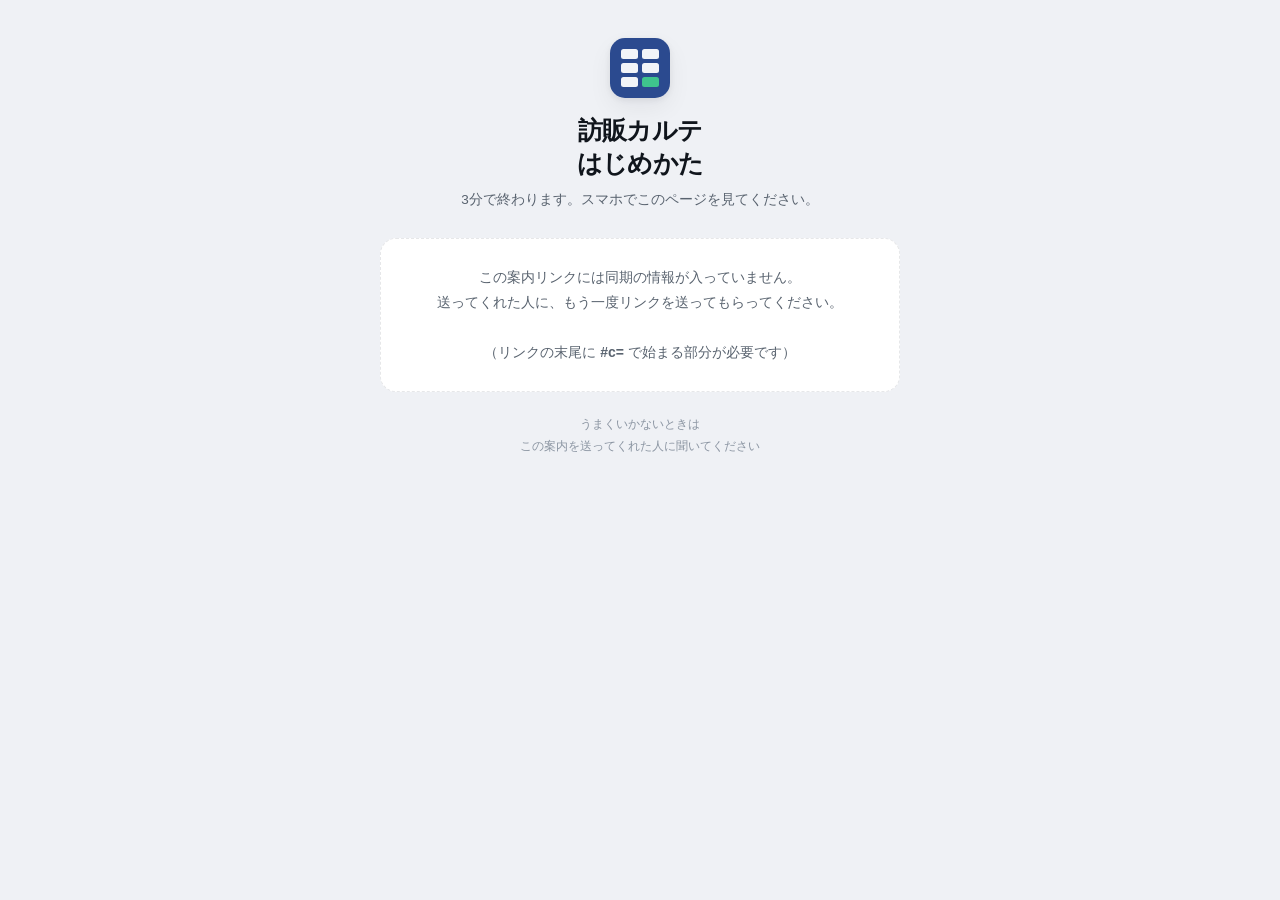
<file: setup.html>
<!doctype html>
<html lang="ja">
<head>
<meta charset="utf-8">
<meta name="viewport" content="width=device-width, initial-scale=1, viewport-fit=cover">
<title>訪販カルテ はじめかた</title>
<meta name="robots" content="noindex">
<meta name="theme-color" content="#EFF1F5" media="(prefers-color-scheme: light)">
<meta name="theme-color" content="#0B0F15" media="(prefers-color-scheme: dark)">
<link rel="apple-touch-icon" href="./icons/icon-180.png">
<link rel="icon" href="./icons/icon-192.png">
<style>
:root{
  --ground:#EFF1F5; --surface:#FFFFFF; --line:rgba(18,26,38,.10); --line-2:rgba(18,26,38,.06);
  --ink:#10151C; --ink-2:#59636F; --ink-3:#8B95A2;
  --brand:#2B4A8F; --brand-ink:#FFFFFF; --brand-soft:#E4EAF8;
  --ok:#0E7A54; --ok-bg:#DEF2E9;
  --shadow-1:0 1px 2px rgba(16,21,28,.05);
  --shadow-2:0 2px 6px rgba(16,21,28,.07),0 10px 24px rgba(16,21,28,.06);
  --font:-apple-system,BlinkMacSystemFont,"SF Pro JP","Hiragino Kaku Gothic ProN","Yu Gothic UI","Noto Sans JP","Segoe UI",sans-serif;
  --mono:ui-monospace,"SF Mono",Menlo,Consolas,monospace;
  --ease:cubic-bezier(.32,.72,0,1);
}
@media (prefers-color-scheme: dark){
  :root:not([data-theme="light"]){
    --ground:#0B0F15; --surface:#161C25; --line:rgba(255,255,255,.10); --line-2:rgba(255,255,255,.06);
    --ink:#EAEEF4; --ink-2:#A3AEBC; --ink-3:#6D7887;
    --brand:#7FA2EE; --brand-ink:#0B1017; --brand-soft:#1D2941;
    --ok:#45CA92; --ok-bg:#132C24;
    --shadow-1:0 1px 2px rgba(0,0,0,.4);
    --shadow-2:0 2px 6px rgba(0,0,0,.4),0 10px 24px rgba(0,0,0,.3);
  }
}
:root[data-theme="dark"]{
  --ground:#0B0F15; --surface:#161C25; --line:rgba(255,255,255,.10); --line-2:rgba(255,255,255,.06);
  --ink:#EAEEF4; --ink-2:#A3AEBC; --ink-3:#6D7887;
  --brand:#7FA2EE; --brand-ink:#0B1017; --brand-soft:#1D2941;
  --ok:#45CA92; --ok-bg:#132C24;
  --shadow-1:0 1px 2px rgba(0,0,0,.4);
  --shadow-2:0 2px 6px rgba(0,0,0,.4),0 10px 24px rgba(0,0,0,.3);
}
*{box-sizing:border-box}
html,body{margin:0}
body{
  background:var(--ground);color:var(--ink);font-family:var(--font);
  font-size:15.5px;line-height:1.75;-webkit-text-size-adjust:100%;
  -webkit-tap-highlight-color:transparent;
  padding:0 18px calc(56px + env(safe-area-inset-bottom));
}
.wrap{max-width:520px;margin:0 auto}
header{padding:38px 0 26px;text-align:center}
.mark{
  width:60px;height:60px;margin:0 auto 16px;border-radius:15px;background:var(--brand);
  display:grid;grid-template-columns:1fr 1fr;grid-template-rows:repeat(3,1fr);gap:4px;padding:11px;
  box-shadow:var(--shadow-2);
}
.mark i{background:rgba(255,255,255,.94);border-radius:2.5px;display:block}
.mark i:last-child{background:#3FC48D}
h1{margin:0;font-size:25px;font-weight:800;letter-spacing:-.025em;line-height:1.3}
header p{margin:9px 0 0;font-size:13.5px;color:var(--ink-2)}

.step{
  background:var(--surface);border:1px solid var(--line);border-radius:16px;
  padding:20px 18px;margin-bottom:14px;box-shadow:var(--shadow-1);
}
.step h2{
  display:flex;align-items:center;gap:11px;margin:0 0 12px;
  font-size:16.5px;font-weight:750;letter-spacing:-.01em;
}
.step h2 b{
  flex:0 0 auto;width:27px;height:27px;border-radius:50%;background:var(--brand);color:var(--brand-ink);
  display:grid;place-items:center;font-size:14px;font-weight:800;font-family:var(--mono);
}
.step p{margin:0 0 12px;font-size:14px;color:var(--ink-2);line-height:1.7}
.step p:last-child{margin-bottom:0}
.step ol{margin:10px 0 0;padding-left:1.35em;font-size:14px;color:var(--ink-2);line-height:1.9}
.step ol b{color:var(--ink);font-weight:700}

.btn{
  display:flex;align-items:center;justify-content:center;gap:8px;
  width:100%;min-height:52px;padding:0 18px;border:none;border-radius:13px;
  background:var(--brand);color:var(--brand-ink);
  font:inherit;font-size:16px;font-weight:750;text-decoration:none;
  box-shadow:var(--shadow-2);cursor:pointer;
  transition:transform .1s var(--ease),filter .15s;
}
.btn:active{transform:scale(.975);filter:brightness(1.08)}
.btn.copied{background:var(--ok)}
.btn svg{flex:0 0 auto}

.url{
  margin-top:11px;padding:11px 13px;border-radius:11px;background:var(--ground);
  border:1px solid var(--line-2);font-family:var(--mono);font-size:11.5px;
  color:var(--ink-3);word-break:break-all;line-height:1.6;
  -webkit-user-select:all;user-select:all;
}
.warn{
  background:var(--brand-soft);border:1px solid var(--line);border-radius:13px;
  padding:14px 16px;font-size:13.5px;line-height:1.75;color:var(--ink-2);margin-bottom:14px;
}
.warn b{color:var(--ink)}
footer{text-align:center;font-size:12px;color:var(--ink-3);padding:22px 0 0;line-height:1.8}
.miss{
  background:var(--surface);border:1px dashed var(--line);border-radius:16px;
  padding:26px 20px;text-align:center;color:var(--ink-2);font-size:14px;line-height:1.8;
}
</style>
</head>
<body>
<div class="wrap">

  <header>
    <div class="mark" aria-hidden="true"><i></i><i></i><i></i><i></i><i></i><i></i></div>
    <h1>訪販カルテ<br>はじめかた</h1>
    <p>3分で終わります。スマホでこのページを見てください。</p>
  </header>

  <div id="body"></div>

  <footer>
    うまくいかないときは<br>この案内を送ってくれた人に聞いてください
  </footer>
</div>

<script>
(function(){
  var APP = "./";
  var ICON_COPY = '<svg width="20" height="20" viewBox="0 0 24 24" fill="none" stroke="currentColor" stroke-width="1.8" stroke-linecap="round" stroke-linejoin="round"><rect x="9" y="9" width="11" height="11" rx="2.5"/><path d="M5.5 15H5a1.5 1.5 0 01-1.5-1.5v-9A1.5 1.5 0 015 3h9A1.5 1.5 0 0115.5 4.5V5"/></svg>';
  var ICON_CHECK = '<svg width="20" height="20" viewBox="0 0 24 24" fill="none" stroke="currentColor" stroke-width="2.4" stroke-linecap="round" stroke-linejoin="round"><path d="M4.5 12.5l5 5 10-11"/></svg>';
  var ICON_OPEN = '<svg width="20" height="20" viewBox="0 0 24 24" fill="none" stroke="currentColor" stroke-width="1.8" stroke-linecap="round" stroke-linejoin="round"><path d="M14 4h6v6M20 4l-9 9"/><path d="M18 14v4.5A1.5 1.5 0 0116.5 20h-11A1.5 1.5 0 014 18.5v-11A1.5 1.5 0 015.5 6H10"/></svg>';

  /* 同期URLはページのアドレスの # のうしろに入っている（サーバーには送られない） */
  var sync = "";
  try {
    var m = location.hash.match(/[#&]c=([^&]+)/);
    if (m) {
      var s = m[1].replace(/-/g, "+").replace(/_/g, "/");
      while (s.length % 4) s += "=";
      var o = JSON.parse(decodeURIComponent(escape(atob(s))));
      sync = String(o.u || "");
    }
  } catch (e) { sync = ""; }

  var el = document.getElementById("body");

  if (!sync) {
    el.innerHTML = '<div class="miss">この案内リンクには同期の情報が入っていません。<br>' +
      '送ってくれた人に、もう一度リンクを送ってもらってください。<br><br>' +
      '（リンクの末尾に <b>#c=</b> で始まる部分が必要です）</div>';
    return;
  }

  el.innerHTML =
    '<div class="warn">先に<b>アプリをホーム画面に入れて</b>から、あとで同期URLを貼ります。この順番が大事です。</div>' +

    '<div class="step">' +
      '<h2><b>1</b>アプリをホーム画面に入れる</h2>' +
      '<p>下のボタンでアプリが開きます。開いたら、そのまま次の操作をしてください。</p>' +
      '<a class="btn" href="' + APP + '" target="_blank" rel="noopener">' + ICON_OPEN + 'アプリを開く</a>' +
      '<ol>' +
        '<li>画面の下にある<b>共有ボタン</b>（□に↑の矢印）を押す</li>' +
        '<li>メニューを下にスクロールして<b>「ホーム画面に追加」</b></li>' +
        '<li>右上の<b>「追加」</b>を押す</li>' +
        '<li>ホーム画面に青いアイコンが出たらOK。<b>このページに戻ってきてください</b></li>' +
      '</ol>' +
      '<p style="margin-top:12px">※ Androidの方は、Chromeの<b>右上の「⋮」</b>から<b>「アプリをインストール」</b>（または「ホーム画面に追加」）を選んでください。</p>' +
    '</div>' +

    '<div class="step">' +
      '<h2><b>2</b>同期URLをコピーする</h2>' +
      '<p>チーム全員の記録をつなぐためのURLです。押すだけでコピーされます。</p>' +
      '<button class="btn" id="copy">' + ICON_COPY + '同期URLをコピー</button>' +
      '<div class="url" id="urlbox"></div>' +
      '<p style="margin-top:11px">※ ボタンが効かないときは、上の枠を長押しして「コピー」を選んでください。</p>' +
    '</div>' +

    '<div class="step">' +
      '<h2><b>3</b>アプリに貼り付ける</h2>' +
      '<p>ホーム画面の<b>青いアイコン</b>からアプリを開いてください。Safariからではなく、必ずアイコンからです。</p>' +
      '<ol>' +
        '<li>「はじめに」の画面が出る</li>' +
        '<li><b>自分の担当名</b>に自分の名前を入れる</li>' +
        '<li><b>「クリップボードから貼り付け」</b>を押す（同期URLの欄が埋まります）</li>' +
        '<li>右上の<b>「はじめる」</b>を押す</li>' +
      '</ol>' +
      '<p style="margin-top:12px">「◯件を受け取りました」と出たら完了です。おつかれさまでした。</p>' +
    '</div>' +

    '<div class="warn" style="margin-top:18px">' +
      '<b>これだけは覚えておいてください</b><br>' +
      'これ以降は<b>必ずホーム画面のアイコンから</b>開いてください。Safariから開くと記録が別々に貯まってしまいます。<br><br>' +
      'また、このURLはお客様の情報につながる<b>鍵のようなもの</b>です。社外の人には送らないでください。' +
    '</div>';

  document.getElementById("urlbox").textContent = sync;

  var btn = document.getElementById("copy");
  btn.addEventListener("click", function(){
    var done = function(){
      btn.innerHTML = ICON_CHECK + "コピーしました";
      btn.classList.add("copied");
      setTimeout(function(){
        btn.innerHTML = ICON_COPY + "同期URLをコピー";
        btn.classList.remove("copied");
      }, 2600);
    };
    if (navigator.clipboard && navigator.clipboard.writeText) {
      navigator.clipboard.writeText(sync).then(done, fallback);
    } else fallback();

    function fallback(){
      var ta = document.createElement("textarea");
      ta.value = sync;
      ta.style.position = "fixed"; ta.style.opacity = "0";
      document.body.appendChild(ta);
      ta.select(); ta.setSelectionRange(0, sync.length);
      try { document.execCommand("copy"); done(); }
      catch (e) { btn.textContent = "上の枠を長押ししてコピーしてください"; }
      document.body.removeChild(ta);
    }
  });
})();
</script>
</body>
</html>
</file>
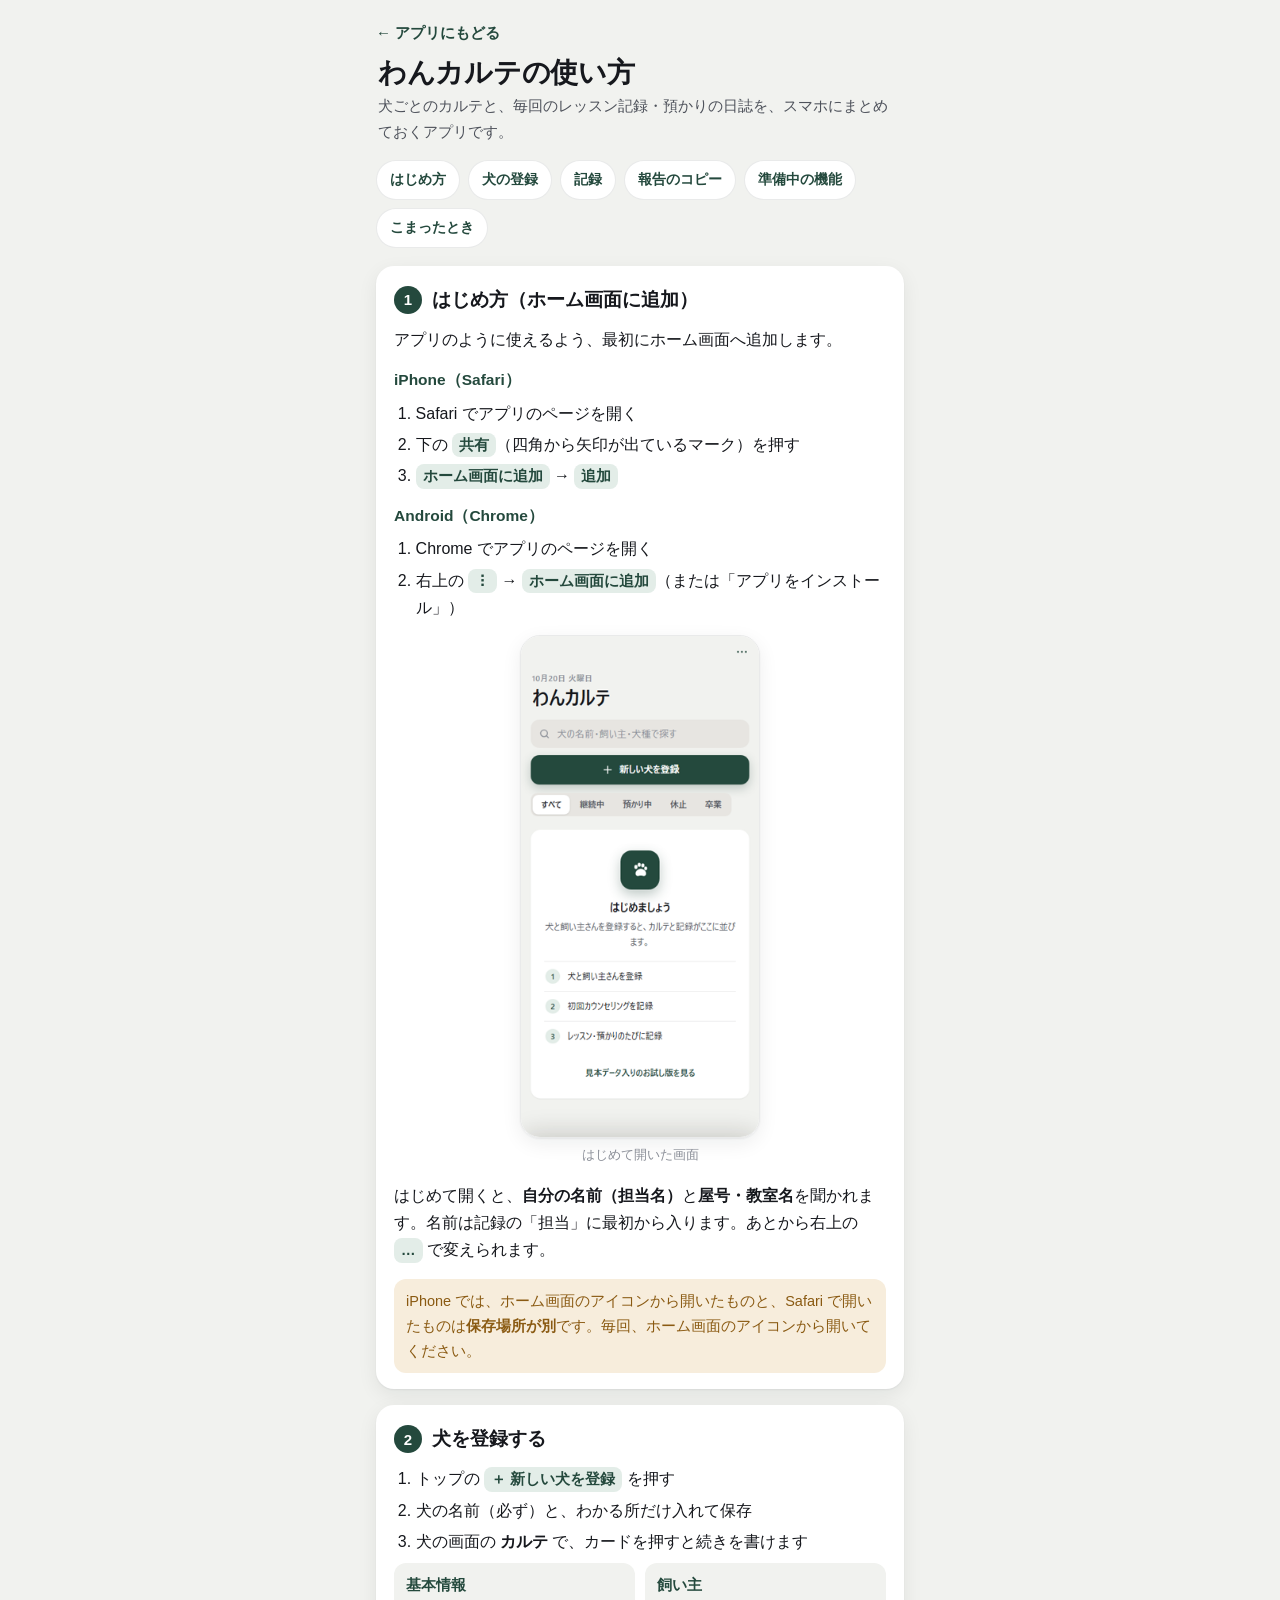
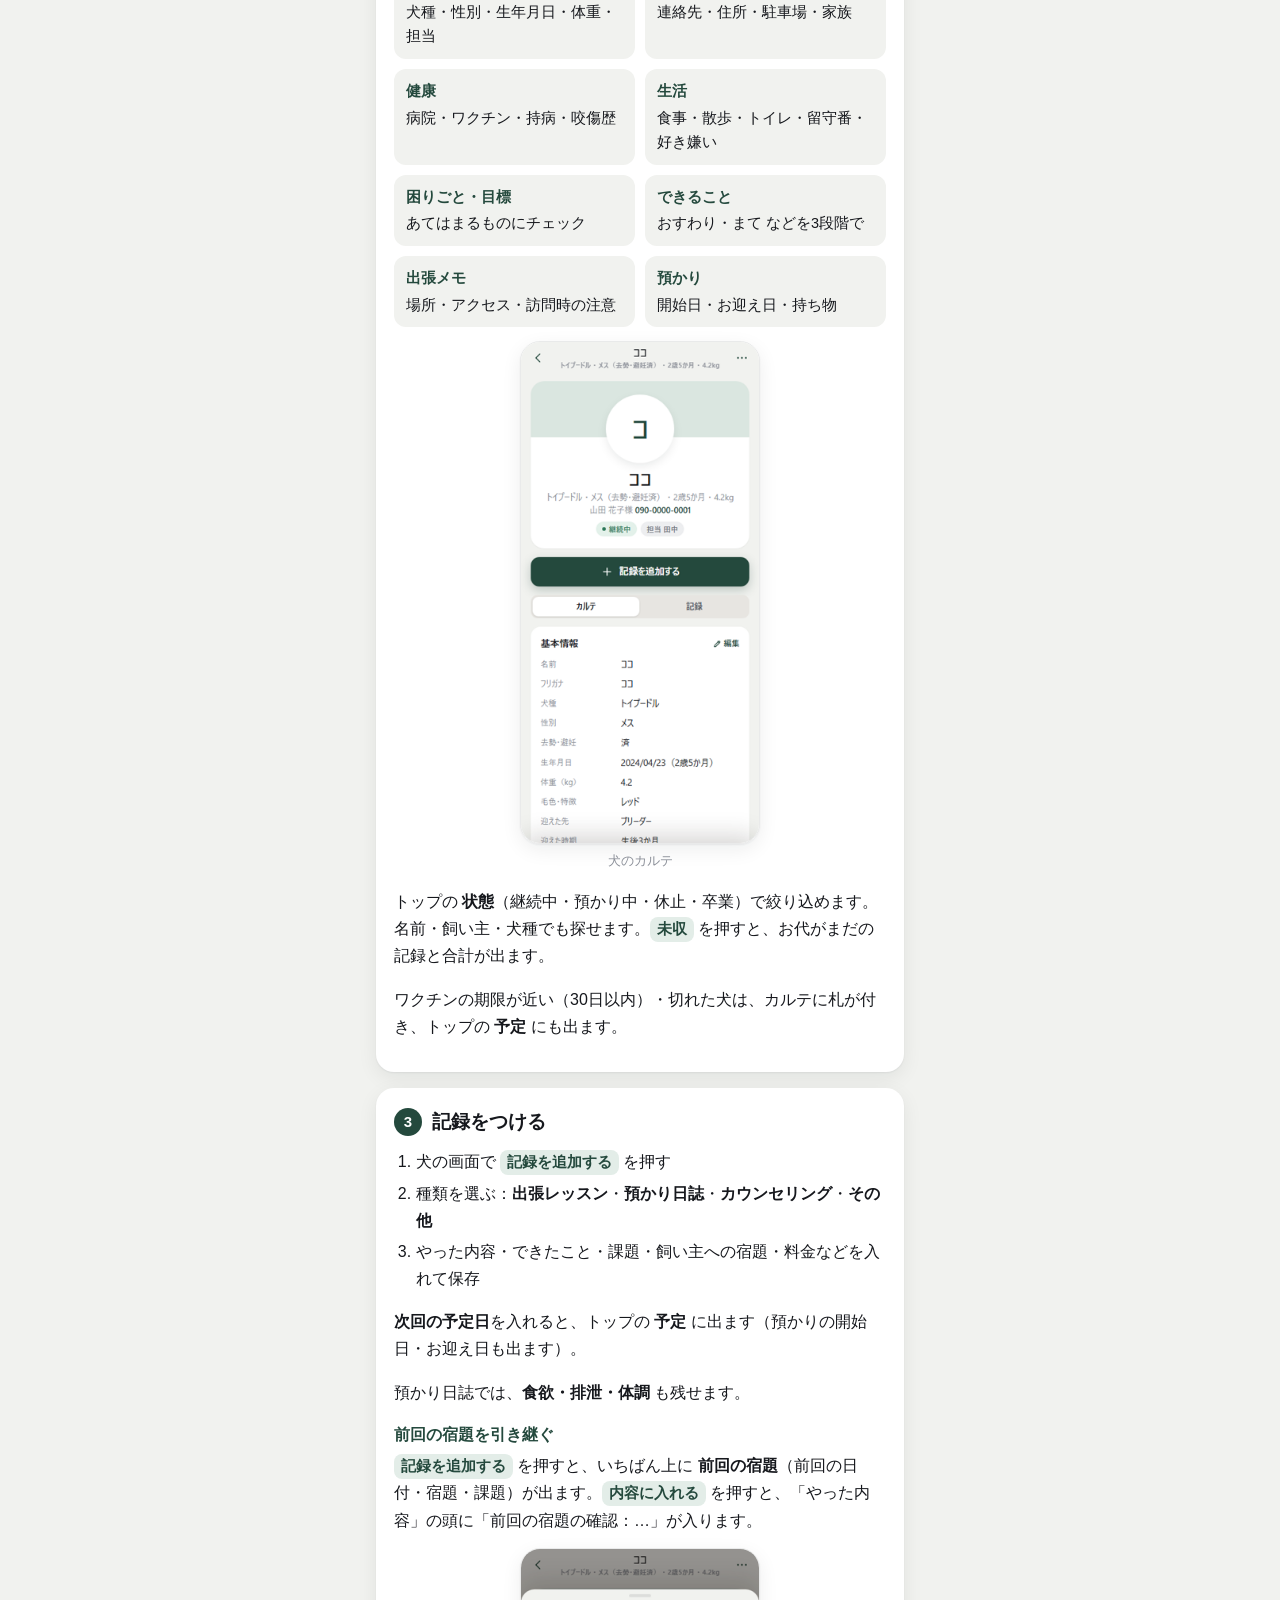
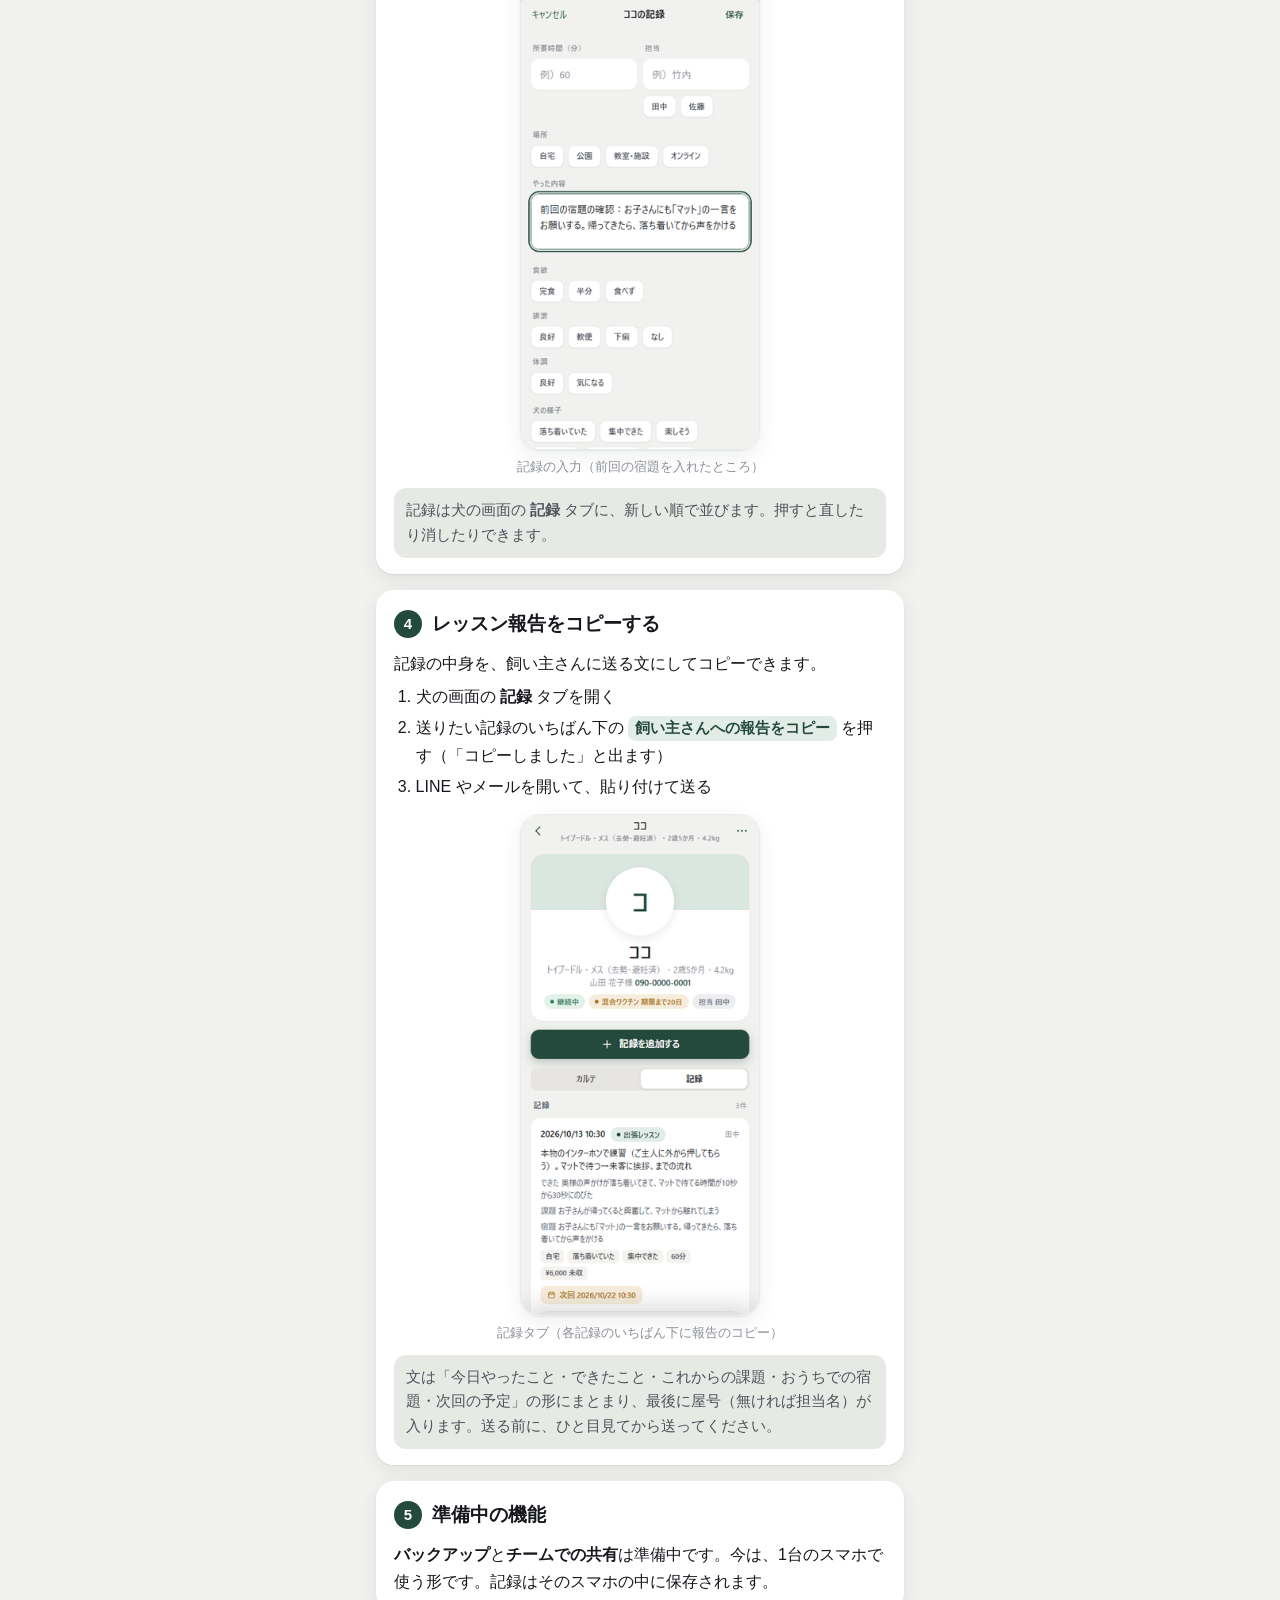
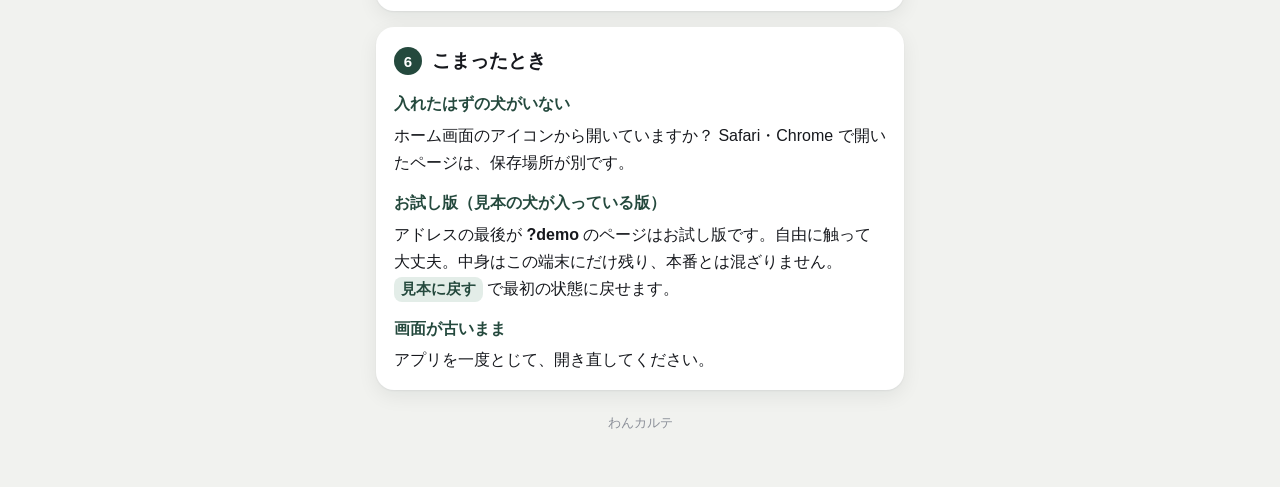
<file: dog/help.html>
<!doctype html>
<html lang="ja">
<head>
<meta charset="utf-8">
<meta name="viewport" content="width=device-width, initial-scale=1, viewport-fit=cover">
<meta name="theme-color" content="#24493D">
<title>わんカルテ 使い方</title>
<style>
:root{
  --ground:#F1F2EF; --surface:#FFFFFF; --sunken:#E7E9E5;
  --ink:#16181D; --ink-2:#4E525B; --ink-3:#8B8F98;
  --brand:#24493D; --brand-ink:#FFFFFF; --brand-soft:#E3EDE8;
  --line:rgba(20,22,28,.09);
  --warn:#8A5A12; --warn-bg:#F7EDDC;
  --shadow:0 1px 2px rgba(20,22,28,.06), 0 6px 20px rgba(20,22,28,.07);
}
*{box-sizing:border-box;}
html{-webkit-text-size-adjust:100%;}
body{margin:0; background:var(--ground); color:var(--ink);
  font-family:-apple-system,BlinkMacSystemFont,"Hiragino Sans","Noto Sans JP","BIZ UDPGothic","Yu Gothic UI",sans-serif;
  font-size:16px; line-height:1.7;}
.wrap{max-width:560px; margin:0 auto; padding:16px 16px calc(40px + env(safe-area-inset-bottom));}
.top{display:flex; align-items:center; justify-content:space-between; margin:4px 0 6px;}
.back{color:var(--brand); font-weight:700; text-decoration:none; font-size:15px;}
h1{font-size:28px; line-height:1.2; margin:10px 2px 4px; letter-spacing:-.01em;}
.lead{color:var(--ink-2); margin:0 2px 16px; font-size:15px;}
.toc{display:flex; flex-wrap:wrap; gap:8px; margin:0 0 18px;}
.toc a{background:var(--surface); color:var(--brand); border:1px solid var(--line); border-radius:999px; padding:7px 13px; font-size:14px; font-weight:700; text-decoration:none;}
.card{background:var(--surface); border-radius:18px; box-shadow:var(--shadow); padding:18px 18px 16px; margin:0 0 16px; scroll-margin-top:12px;}
.card h2{font-size:19px; margin:0 0 10px; display:flex; align-items:center; gap:10px;}
.card h2 .n{flex:0 0 auto; width:28px; height:28px; border-radius:50%; background:var(--brand); color:var(--brand-ink); font-size:15px; display:flex; align-items:center; justify-content:center;}
.card h3{font-size:15.5px; margin:14px 0 4px; color:var(--brand);}
ol, ul{margin:6px 0; padding-left:1.35em;}
li{margin:4px 0;}
b{font-weight:700;}
.btnname{display:inline-block; background:var(--brand-soft); color:var(--brand); border-radius:8px; padding:0 7px; font-weight:700; font-size:14.5px; line-height:1.7;}
.note{background:var(--sunken); border-radius:12px; padding:10px 12px; font-size:14.5px; color:var(--ink-2); margin:10px 0 0;}
.warn{background:var(--warn-bg); color:var(--warn); border-radius:12px; padding:10px 12px; font-size:14.5px; margin:10px 0 0;}
.fig{margin:14px auto 6px; text-align:center;}
.fig img{display:block; width:240px; max-width:72%; height:auto; margin:0 auto; border-radius:20px; border:1px solid var(--line); box-shadow:var(--shadow);}
.fig figcaption{font-size:13px; color:var(--ink-3); margin-top:6px;}
.tabs2{display:grid; grid-template-columns:1fr 1fr; gap:10px; margin-top:8px;}
.tabs2 > div{background:var(--ground); border-radius:12px; padding:10px 12px; font-size:14.5px;}
.tabs2 b{display:block; color:var(--brand); margin-bottom:2px;}
.foot{color:var(--ink-3); font-size:13px; text-align:center; margin-top:22px;}
@media (max-width:380px){ .tabs2{grid-template-columns:1fr;} }
</style>
</head>
<body>
<div class="wrap">
  <div class="top"><a class="back" href="./">← アプリにもどる</a></div>
  <h1>わんカルテの使い方</h1>
  <p class="lead">犬ごとのカルテと、毎回のレッスン記録・預かりの日誌を、スマホにまとめておくアプリです。</p>

  <nav class="toc">
    <a href="#start">はじめ方</a><a href="#dog">犬の登録</a><a href="#record">記録</a><a href="#report">報告のコピー</a><a href="#later">準備中の機能</a><a href="#faq">こまったとき</a>
  </nav>

  <section class="card" id="start">
    <h2><span class="n">1</span>はじめ方（ホーム画面に追加）</h2>
    <p style="margin:0">アプリのように使えるよう、最初にホーム画面へ追加します。</p>
    <h3>iPhone（Safari）</h3>
    <ol>
      <li>Safari でアプリのページを開く</li>
      <li>下の <span class="btnname">共有</span>（四角から矢印が出ているマーク）を押す</li>
      <li><span class="btnname">ホーム画面に追加</span> → <span class="btnname">追加</span></li>
    </ol>
    <h3>Android（Chrome）</h3>
    <ol>
      <li>Chrome でアプリのページを開く</li>
      <li>右上の <span class="btnname">︙</span> → <span class="btnname">ホーム画面に追加</span>（または「アプリをインストール」）</li>
    </ol>
    <figure class="fig"><img src="help-img/start.png" alt="はじめて開いた画面" width="300" height="631" loading="lazy"><figcaption>はじめて開いた画面</figcaption></figure>
    <p>はじめて開くと、<b>自分の名前（担当名）</b>と<b>屋号・教室名</b>を聞かれます。名前は記録の「担当」に最初から入ります。あとから右上の <span class="btnname">…</span> で変えられます。</p>
    <div class="warn">iPhone では、ホーム画面のアイコンから開いたものと、Safari で開いたものは<b>保存場所が別</b>です。毎回、ホーム画面のアイコンから開いてください。</div>
  </section>

  <section class="card" id="dog">
    <h2><span class="n">2</span>犬を登録する</h2>
    <ol>
      <li>トップの <span class="btnname">＋ 新しい犬を登録</span> を押す</li>
      <li>犬の名前（必ず）と、わかる所だけ入れて保存</li>
      <li>犬の画面の <b>カルテ</b> で、カードを押すと続きを書けます</li>
    </ol>
    <div class="tabs2">
      <div><b>基本情報</b>犬種・性別・生年月日・体重・担当</div>
      <div><b>飼い主</b>連絡先・住所・駐車場・家族</div>
      <div><b>健康</b>病院・ワクチン・持病・咬傷歴</div>
      <div><b>生活</b>食事・散歩・トイレ・留守番・好き嫌い</div>
      <div><b>困りごと・目標</b>あてはまるものにチェック</div>
      <div><b>できること</b>おすわり・まて などを3段階で</div>
      <div><b>出張メモ</b>場所・アクセス・訪問時の注意</div>
      <div><b>預かり</b>開始日・お迎え日・持ち物</div>
    </div>
    <figure class="fig"><img src="help-img/karte.png" alt="犬のカルテの画面" width="300" height="631" loading="lazy"><figcaption>犬のカルテ</figcaption></figure>
    <p>トップの <b>状態</b>（継続中・預かり中・休止・卒業）で絞り込めます。名前・飼い主・犬種でも探せます。<span class="btnname">未収</span> を押すと、お代がまだの記録と合計が出ます。</p>
    <p>ワクチンの期限が近い（30日以内）・切れた犬は、カルテに札が付き、トップの <b>予定</b> にも出ます。</p>
  </section>

  <section class="card" id="record">
    <h2><span class="n">3</span>記録をつける</h2>
    <ol>
      <li>犬の画面で <span class="btnname">記録を追加する</span> を押す</li>
      <li>種類を選ぶ：<b>出張レッスン</b>・<b>預かり日誌</b>・<b>カウンセリング</b>・<b>その他</b></li>
      <li>やった内容・できたこと・課題・飼い主への宿題・料金などを入れて保存</li>
    </ol>
    <p><b>次回の予定日</b>を入れると、トップの <b>予定</b> に出ます（預かりの開始日・お迎え日も出ます）。</p>
    <p>預かり日誌では、<b>食欲・排泄・体調</b> も残せます。</p>
    <h3>前回の宿題を引き継ぐ</h3>
    <p style="margin:0"><span class="btnname">記録を追加する</span> を押すと、いちばん上に <b>前回の宿題</b>（前回の日付・宿題・課題）が出ます。<span class="btnname">内容に入れる</span> を押すと、「やった内容」の頭に「前回の宿題の確認：…」が入ります。</p>
    <figure class="fig"><img src="help-img/record.png" alt="記録の入力の画面" width="300" height="631" loading="lazy"><figcaption>記録の入力（前回の宿題を入れたところ）</figcaption></figure>
    <div class="note">記録は犬の画面の <b>記録</b> タブに、新しい順で並びます。押すと直したり消したりできます。</div>
  </section>

  <section class="card" id="report">
    <h2><span class="n">4</span>レッスン報告をコピーする</h2>
    <p style="margin:0">記録の中身を、飼い主さんに送る文にしてコピーできます。</p>
    <ol>
      <li>犬の画面の <b>記録</b> タブを開く</li>
      <li>送りたい記録のいちばん下の <span class="btnname">飼い主さんへの報告をコピー</span> を押す（「コピーしました」と出ます）</li>
      <li>LINE やメールを開いて、貼り付けて送る</li>
    </ol>
    <figure class="fig"><img src="help-img/report.png" alt="記録タブの画面" width="300" height="631" loading="lazy"><figcaption>記録タブ（各記録のいちばん下に報告のコピー）</figcaption></figure>
    <div class="note">文は「今日やったこと・できたこと・これからの課題・おうちでの宿題・次回の予定」の形にまとまり、最後に屋号（無ければ担当名）が入ります。送る前に、ひと目見てから送ってください。</div>
  </section>

  <section class="card" id="later">
    <h2><span class="n">5</span>準備中の機能</h2>
    <p style="margin:0"><b>バックアップ</b>と<b>チームでの共有</b>は準備中です。今は、1台のスマホで使う形です。記録はそのスマホの中に保存されます。</p>
  </section>

  <section class="card" id="faq">
    <h2><span class="n">6</span>こまったとき</h2>
    <h3>入れたはずの犬がいない</h3>
    <p style="margin:0">ホーム画面のアイコンから開いていますか？ Safari・Chrome で開いたページは、保存場所が別です。</p>
    <h3>お試し版（見本の犬が入っている版）</h3>
    <p style="margin:0">アドレスの最後が <b>?demo</b> のページはお試し版です。自由に触って大丈夫。中身はこの端末にだけ残り、本番とは混ざりません。<span class="btnname">見本に戻す</span> で最初の状態に戻せます。</p>
    <h3>画面が古いまま</h3>
    <p style="margin:0">アプリを一度とじて、開き直してください。</p>
  </section>

  <p class="foot">わんカルテ</p>
</div>
<script>/* お試し版（?demo）から開いたときは、もどる先もお試し版 */ if (/(^|&)demo(=|&|$)/.test(location.search.slice(1))) document.querySelectorAll('a[href="./"]').forEach(a => a.setAttribute("href", "./?demo"));</script>
</body>
</html>
</file>
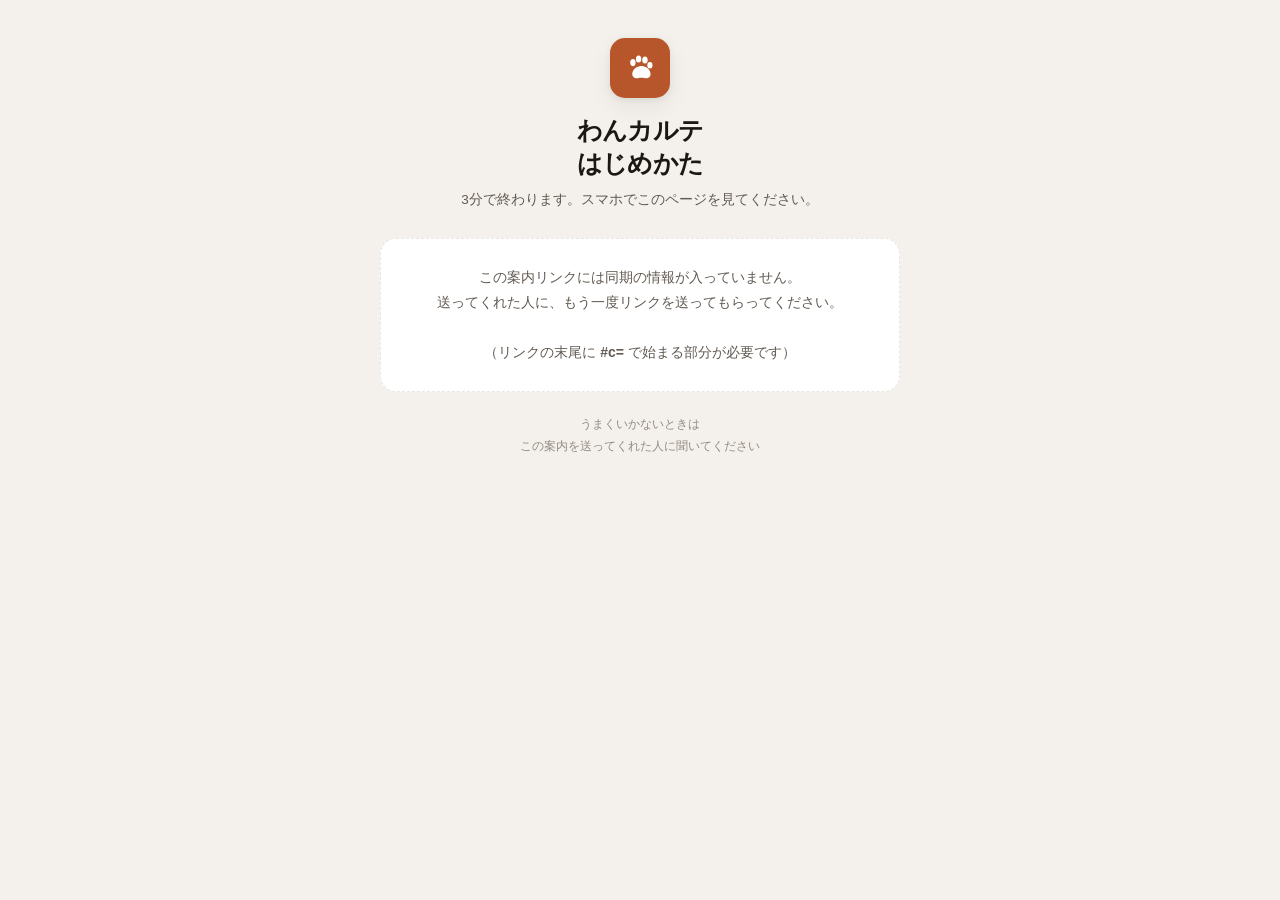
<file: dog/setup.html>
<!doctype html>
<html lang="ja">
<head>
<meta charset="utf-8">
<meta name="viewport" content="width=device-width, initial-scale=1, viewport-fit=cover">
<title>わんカルテ はじめかた</title>
<meta name="robots" content="noindex">
<meta name="theme-color" content="#F4F1EC" media="(prefers-color-scheme: light)">
<meta name="theme-color" content="#111013" media="(prefers-color-scheme: dark)">
<link rel="apple-touch-icon" href="./icons/icon-180.png">
<link rel="icon" href="./icons/icon-192.png">
<style>
:root{
  --ground:#F4F1EC; --surface:#FFFFFF; --line:rgba(40,30,20,.11); --line-2:rgba(40,30,20,.065);
  --ink:#1C1713; --ink-2:#625A52; --ink-3:#948B82;
  --brand:#B8562B; --brand-ink:#FFFFFF; --brand-soft:#F6E4DA;
  --ok:#0E7A54; --ok-bg:#DEF2E9;
  --shadow-1:0 1px 2px rgba(28,23,19,.05);
  --shadow-2:0 2px 6px rgba(28,23,19,.07),0 10px 24px rgba(28,23,19,.06);
  --font:-apple-system,BlinkMacSystemFont,"SF Pro JP","Hiragino Kaku Gothic ProN","Yu Gothic UI","Noto Sans JP","Segoe UI",sans-serif;
  --mono:ui-monospace,"SF Mono",Menlo,Consolas,monospace;
  --ease:cubic-bezier(.32,.72,0,1);
}
@media (prefers-color-scheme: dark){
  :root:not([data-theme="light"]){
    --ground:#111013; --surface:#1C1A1E; --line:rgba(255,255,255,.10); --line-2:rgba(255,255,255,.06);
    --ink:#F0ECE6; --ink-2:#B1A99F; --ink-3:#77706A;
    --brand:#F0A57E; --brand-ink:#1A0E07; --brand-soft:#3A2419;
    --ok:#45CA92; --ok-bg:#132C24;
    --shadow-1:0 1px 2px rgba(0,0,0,.4);
    --shadow-2:0 2px 6px rgba(0,0,0,.4),0 10px 24px rgba(0,0,0,.3);
  }
}
:root[data-theme="dark"]{
  --ground:#111013; --surface:#1C1A1E; --line:rgba(255,255,255,.10); --line-2:rgba(255,255,255,.06);
  --ink:#F0ECE6; --ink-2:#B1A99F; --ink-3:#77706A;
  --brand:#F0A57E; --brand-ink:#1A0E07; --brand-soft:#3A2419;
  --ok:#45CA92; --ok-bg:#132C24;
  --shadow-1:0 1px 2px rgba(0,0,0,.4);
  --shadow-2:0 2px 6px rgba(0,0,0,.4),0 10px 24px rgba(0,0,0,.3);
}
*{box-sizing:border-box}
html,body{margin:0}
body{
  background:var(--ground);color:var(--ink);font-family:var(--font);
  font-size:15.5px;line-height:1.75;-webkit-text-size-adjust:100%;
  -webkit-tap-highlight-color:transparent;
  padding:0 18px calc(56px + env(safe-area-inset-bottom));
}
.wrap{max-width:520px;margin:0 auto}
header{padding:38px 0 26px;text-align:center}
.mark{
  width:60px;height:60px;margin:0 auto 16px;border-radius:15px;background:var(--brand);
  display:grid;place-items:center;color:#fff;box-shadow:var(--shadow-2);
}
h1{margin:0;font-size:25px;font-weight:800;letter-spacing:-.025em;line-height:1.3}
header p{margin:9px 0 0;font-size:13.5px;color:var(--ink-2)}
.step{background:var(--surface);border:1px solid var(--line);border-radius:16px;padding:20px 18px;margin-bottom:14px;box-shadow:var(--shadow-1)}
.step h2{display:flex;align-items:center;gap:11px;margin:0 0 12px;font-size:16.5px;font-weight:750;letter-spacing:-.01em}
.step h2 b{flex:0 0 auto;width:27px;height:27px;border-radius:50%;background:var(--brand);color:var(--brand-ink);display:grid;place-items:center;font-size:14px;font-weight:800;font-family:var(--mono)}
.step p{margin:0 0 12px;font-size:14px;color:var(--ink-2);line-height:1.7}
.step p:last-child{margin-bottom:0}
.step ol{margin:10px 0 0;padding-left:1.35em;font-size:14px;color:var(--ink-2);line-height:1.9}
.step ol b{color:var(--ink);font-weight:700}
.btn{
  display:flex;align-items:center;justify-content:center;gap:8px;
  width:100%;min-height:52px;padding:0 18px;border:none;border-radius:13px;
  background:var(--brand);color:var(--brand-ink);
  font:inherit;font-size:16px;font-weight:750;text-decoration:none;
  box-shadow:var(--shadow-2);cursor:pointer;transition:transform .1s var(--ease),filter .15s;
}
.btn:active{transform:scale(.975);filter:brightness(1.08)}
.btn.copied{background:var(--ok);color:#fff}
.btn svg{flex:0 0 auto}
.url{
  margin-top:11px;padding:11px 13px;border-radius:11px;background:var(--ground);
  border:1px solid var(--line-2);font-family:var(--mono);font-size:11.5px;
  color:var(--ink-3);word-break:break-all;line-height:1.6;-webkit-user-select:all;user-select:all;
}
.warn{background:var(--brand-soft);border:1px solid var(--line);border-radius:13px;padding:14px 16px;font-size:13.5px;line-height:1.75;color:var(--ink-2);margin-bottom:14px}
.warn b{color:var(--ink)}
footer{text-align:center;font-size:12px;color:var(--ink-3);padding:22px 0 0;line-height:1.8}
.miss{background:var(--surface);border:1px dashed var(--line);border-radius:16px;padding:26px 20px;text-align:center;color:var(--ink-2);font-size:14px;line-height:1.8}
</style>
</head>
<body>
<div class="wrap">

  <header>
    <div class="mark" aria-hidden="true"><svg width="34" height="34" viewBox="0 0 24 24" fill="currentColor"><ellipse cx="7" cy="8.2" rx="1.9" ry="2.5"/><ellipse cx="11" cy="5.6" rx="1.9" ry="2.5"/><ellipse cx="15.5" cy="6.4" rx="1.9" ry="2.5"/><ellipse cx="19" cy="10" rx="1.8" ry="2.3"/><path d="M13 10.5c-3.6 0-6.5 2.9-6.5 5.8 0 1.8 1.3 3 3 3 1.1 0 1.9-.5 3.5-.5s2.4.5 3.5.5c1.7 0 3-1.2 3-3 0-2.9-2.9-5.8-6.5-5.8z"/></svg></div>
    <h1>わんカルテ<br>はじめかた</h1>
    <p>3分で終わります。スマホでこのページを見てください。</p>
  </header>

  <div id="body"></div>

  <footer>
    うまくいかないときは<br>この案内を送ってくれた人に聞いてください
  </footer>
</div>

<script>
(function(){
  var APP = "./";
  var ICON_COPY = '<svg width="20" height="20" viewBox="0 0 24 24" fill="none" stroke="currentColor" stroke-width="1.8" stroke-linecap="round" stroke-linejoin="round"><rect x="9" y="9" width="11" height="11" rx="2.5"/><path d="M5.5 15H5a1.5 1.5 0 01-1.5-1.5v-9A1.5 1.5 0 015 3h9A1.5 1.5 0 0115.5 4.5V5"/></svg>';
  var ICON_CHECK = '<svg width="20" height="20" viewBox="0 0 24 24" fill="none" stroke="currentColor" stroke-width="2.4" stroke-linecap="round" stroke-linejoin="round"><path d="M4.5 12.5l5 5 10-11"/></svg>';
  var ICON_OPEN = '<svg width="20" height="20" viewBox="0 0 24 24" fill="none" stroke="currentColor" stroke-width="1.8" stroke-linecap="round" stroke-linejoin="round"><path d="M14 4h6v6M20 4l-9 9"/><path d="M18 14v4.5A1.5 1.5 0 0116.5 20h-11A1.5 1.5 0 014 18.5v-11A1.5 1.5 0 015.5 6H10"/></svg>';

  /* 同期URLはページのアドレスの # のうしろに入っている（サーバーには送られない） */
  var sync = "";
  try {
    var m = location.hash.match(/[#&]c=([^&]+)/);
    if (m) {
      var s = m[1].replace(/-/g, "+").replace(/_/g, "/");
      while (s.length % 4) s += "=";
      var o = JSON.parse(decodeURIComponent(escape(atob(s))));
      sync = String(o.u || "");
    }
  } catch (e) { sync = ""; }

  var el = document.getElementById("body");

  if (!sync) {
    el.innerHTML = '<div class="miss">この案内リンクには同期の情報が入っていません。<br>' +
      '送ってくれた人に、もう一度リンクを送ってもらってください。<br><br>' +
      '（リンクの末尾に <b>#c=</b> で始まる部分が必要です）</div>';
    return;
  }

  el.innerHTML =
    '<div class="warn">先に<b>アプリをホーム画面に入れて</b>から、あとで同期URLを貼ります。この順番が大事です。</div>' +

    '<div class="step">' +
      '<h2><b>1</b>アプリをホーム画面に入れる</h2>' +
      '<p>下のボタンでアプリが開きます。開いたら、そのまま次の操作をしてください。</p>' +
      '<a class="btn" href="' + APP + '" target="_blank" rel="noopener">' + ICON_OPEN + 'アプリを開く</a>' +
      '<ol>' +
        '<li>画面の下にある<b>共有ボタン</b>（□に↑の矢印）を押す</li>' +
        '<li>メニューを下にスクロールして<b>「ホーム画面に追加」</b></li>' +
        '<li>右上の<b>「追加」</b>を押す</li>' +
        '<li>ホーム画面に肉球のアイコンが出たらOK。<b>このページに戻ってきてください</b></li>' +
      '</ol>' +
      '<p style="margin-top:12px">※ Androidの方は、Chromeの<b>右上の「⋮」</b>から<b>「アプリをインストール」</b>（または「ホーム画面に追加」）を選んでください。</p>' +
    '</div>' +

    '<div class="step">' +
      '<h2><b>2</b>同期URLをコピーする</h2>' +
      '<p>チーム全員のカルテをつなぐためのURLです。押すだけでコピーされます。</p>' +
      '<button class="btn" id="copy">' + ICON_COPY + '同期URLをコピー</button>' +
      '<div class="url" id="urlbox"></div>' +
      '<p style="margin-top:11px">※ ボタンが効かないときは、上の枠を長押しして「コピー」を選んでください。</p>' +
    '</div>' +

    '<div class="step">' +
      '<h2><b>3</b>アプリに貼り付ける</h2>' +
      '<p>ホーム画面の<b>肉球のアイコン</b>からアプリを開いてください。Safariからではなく、必ずアイコンからです。</p>' +
      '<ol>' +
        '<li>「はじめに」の画面が出る</li>' +
        '<li><b>自分の名前</b>を入れる</li>' +
        '<li><b>「クリップボードから貼り付け」</b>を押す（同期URLの欄が埋まります）</li>' +
        '<li>右上の<b>「はじめる」</b>を押す</li>' +
      '</ol>' +
      '<p style="margin-top:12px">「◯件を受け取りました」と出たら完了です。おつかれさまでした。</p>' +
      '<p style="margin-top:12px">※ すでにアプリを使っていて「はじめに」が出ない場合は、右上の「…」→ 設定 → チーム共有の欄に貼り付けてください。</p>' +
    '</div>' +

    '<div class="warn" style="margin-top:18px">' +
      '<b>これだけは覚えておいてください</b><br>' +
      'これ以降は<b>必ずホーム画面のアイコンから</b>開いてください。Safariから開くと記録が別々に貯まってしまいます。<br><br>' +
      'また、このURLはお客様の情報につながる<b>鍵のようなもの</b>です。関係のない人には送らないでください。' +
    '</div>';

  document.getElementById("urlbox").textContent = sync;

  var btn = document.getElementById("copy");
  btn.addEventListener("click", function(){
    var done = function(){
      btn.innerHTML = ICON_CHECK + "コピーしました";
      btn.classList.add("copied");
      setTimeout(function(){
        btn.innerHTML = ICON_COPY + "同期URLをコピー";
        btn.classList.remove("copied");
      }, 2600);
    };
    if (navigator.clipboard && navigator.clipboard.writeText) {
      navigator.clipboard.writeText(sync).then(done, fallback);
    } else fallback();

    function fallback(){
      var ta = document.createElement("textarea");
      ta.value = sync;
      ta.style.position = "fixed"; ta.style.opacity = "0";
      document.body.appendChild(ta);
      ta.select(); ta.setSelectionRange(0, sync.length);
      try { document.execCommand("copy"); done(); }
      catch (e) { btn.textContent = "上の枠を長押ししてコピーしてください"; }
      document.body.removeChild(ta);
    }
  });
})();
</script>
</body>
</html>
</file>
<file: gym/style.css>
/* 筋トレアプリ：ポケノートと同じ iPhone 純正アプリ風。夜は自動でダーク。ボタンは大きめ */
:root {
  --bg: #f2f2f7; --card: #ffffff; --text: #000000; --sub: #6d6d72; --line: #e5e5ea; --fill: #e3e3e8;
  --blue: #007aff; --red: #ff3b30; --orange: #ff9500; --green: #34c759; --purple: #af52de;
  --bar: rgba(249,249,249,.94); --barline: #c6c6c8; --tabh: calc(56px + env(safe-area-inset-bottom));
  --a: #ff2d55; --b: #5856d6;
  color-scheme: light dark;
}
@media (prefers-color-scheme: dark) {
  :root {
    --bg: #000000; --card: #1c1c1e; --text: #ffffff; --sub: #98989f; --line: #38383a; --fill: #2c2c2e;
    --blue: #0a84ff; --red: #ff453a; --orange: #ff9f0a; --green: #30d158; --purple: #bf5af2;
    --bar: rgba(22,22,24,.94); --barline: #38383a; --a: #ff375f; --b: #7d7aff;
  }
}
* { box-sizing: border-box; margin: 0; padding: 0; -webkit-tap-highlight-color: transparent; }
html { -webkit-text-size-adjust: 100%; }
body { background: var(--bg); color: var(--text); font-family: -apple-system, BlinkMacSystemFont, "Hiragino Sans", "Hiragino Kaku Gothic ProN", "Yu Gothic UI", "Meiryo", sans-serif; font-size: 17px; min-height: 100dvh; overscroll-behavior-y: none; }
button { font: inherit; color: inherit; background: none; border: 0; cursor: pointer; }
input, select, textarea { font: inherit; color: inherit; }
[hidden] { display: none !important; }

main { max-width: 640px; margin: 0 auto; padding: calc(env(safe-area-inset-top) + 8px) 16px calc(var(--tabh) + 90px); }
.large { font-size: 32px; font-weight: 700; margin: 6px 4px 4px; line-height: 1.15; }
.date { font-size: 15px; color: var(--sub); margin: 0 4px 12px; font-weight: 500; }
.sec { font-size: 14px; color: var(--sub); margin: 22px 12px 7px; font-weight: 600; display: flex; justify-content: space-between; align-items: baseline; }
.sec button { color: var(--blue); font-size: 15px; font-weight: 500; min-height: 36px; }
.card { background: var(--card); border-radius: 14px; padding: 14px 16px; }
.card + .card { margin-top: 10px; }
.group { background: var(--card); border-radius: 14px; overflow: hidden; }
.cell { display: flex; align-items: center; gap: 12px; padding: 12px 16px; min-height: 52px; position: relative; width: 100%; text-align: left; }
.cell + .cell::before { content: ""; position: absolute; top: 0; left: 16px; right: 0; border-top: .5px solid var(--line); }
button.cell:active { background: var(--fill); }
.grow { flex: 1; min-width: 0; }
.t { font-size: 17px; line-height: 1.3; word-break: break-word; }
.s { font-size: 14px; color: var(--sub); margin-top: 2px; line-height: 1.4; word-break: break-word; }
.num { font-variant-numeric: tabular-nums; }
.empty { padding: 14px 16px; color: var(--sub); font-size: 15px; }
.note { font-size: 13px; color: var(--sub); margin: 8px 12px 0; line-height: 1.5; }
.chev { color: var(--sub); font-size: 20px; flex: none; }

/* ボタン */
.btn { display: flex; align-items: center; justify-content: center; gap: 8px; width: 100%; min-height: 54px; border-radius: 14px; background: var(--blue); color: #fff; font-size: 18px; font-weight: 700; padding: 0 16px; }
.btn:active { opacity: .75; }
.btn.sub { background: var(--fill); color: var(--blue); }
.btn.green { background: var(--green); }
.btn.red { background: var(--fill); color: var(--red); }
.btn.small { min-height: 44px; font-size: 16px; width: auto; }
.row2 { display: flex; gap: 10px; margin-top: 10px; }
.row2 > * { flex: 1; }
.pill { font-size: 13px; font-weight: 700; padding: 3px 10px; border-radius: 12px; white-space: nowrap; flex: none; color: #fff; }
.pill.A { background: var(--a); } .pill.B { background: var(--b); }
.pill.gray { background: var(--fill); color: var(--sub); }

/* トレーナー */
.coach { display: flex; gap: 10px; align-items: flex-end; margin: 4px 0 6px; }
.coach .face { width: 84px; height: 84px; flex: none; border-radius: 50%; background: var(--card); overflow: hidden; border: 2px solid var(--card); box-shadow: 0 1px 4px rgba(0,0,0,.12); }
.coach .face svg, .coach .face img, .rest .rface img { width: 100%; height: 100%; display: block; object-fit: cover; }
/* 画像のトレーナー：ゲームの会話画面のように大きく */
.stage { position: relative; margin: 4px 0 8px; }
.stage .pic { position: relative; border-radius: 18px; overflow: hidden; height: 200px; background: #ffe3ea; box-shadow: 0 2px 10px rgba(0,0,0,.12); }
.stage .pic .bg { position: absolute; inset: -24px; background-size: cover; background-position: center; filter: blur(16px) brightness(.92) saturate(1.1); }
.stage .pic img, .stage .pic svg { position: relative; width: 100%; height: 100%; display: block; object-fit: contain; object-position: 50% 0; }
.stage .talk { position: relative; margin: -26px 10px 0; background: var(--card); border-radius: 16px; padding: 18px 16px 12px; font-size: 16px; line-height: 1.55; box-shadow: 0 4px 14px rgba(0,0,0,.16); border: 2px solid var(--a); }
.stage .talk .nm { position: absolute; top: -14px; left: 14px; background: var(--a); color: #fff; font-size: 14px; font-weight: 800; padding: 3px 14px; border-radius: 12px; letter-spacing: .5px; }
.stage .talk p + p { margin-top: 4px; }
.rest .rface.sq { width: 64px; height: 64px; border-radius: 12px; }
.avatars img { width: 60px; height: 60px; border-radius: 50%; object-fit: cover; }
.bubble { position: relative; background: var(--card); border-radius: 16px; padding: 11px 14px; font-size: 16px; line-height: 1.5; flex: 1; margin-bottom: 14px; }
.bubble::before { content: ""; position: absolute; left: -7px; bottom: 14px; border: 8px solid transparent; border-right-color: var(--card); border-left: 0; }
.bubble .who { font-size: 12px; color: var(--sub); font-weight: 600; margin-bottom: 2px; }
.bubble p + p { margin-top: 4px; }

/* 進み具合のバー */
.meter { margin-top: 10px; }
.meter .top { display: flex; justify-content: space-between; align-items: baseline; font-size: 15px; }
.meter .top b { font-size: 22px; }
.meter .track { height: 10px; background: var(--fill); border-radius: 5px; overflow: hidden; margin-top: 5px; }
.meter .fillbar { height: 100%; background: var(--green); border-radius: 5px; }
.meter .fillbar.p { background: var(--blue); }
.meter .fillbar.over { background: var(--orange); }
.meter .left { font-size: 14px; color: var(--sub); margin-top: 4px; }
.meter .left b { color: var(--text); }

/* 筋トレ */
.ex { background: var(--card); border-radius: 14px; padding: 14px 14px 10px; margin-top: 10px; }
.ex .head { display: flex; align-items: flex-start; gap: 8px; }
.ex .name { font-size: 19px; font-weight: 700; flex: 1; line-height: 1.3; }
.ex .memo-btn { color: var(--blue); font-size: 15px; min-height: 36px; padding: 0 4px; flex: none; }
.ex .memo { font-size: 14px; color: var(--sub); line-height: 1.5; margin-top: 6px; background: var(--bg); border-radius: 10px; padding: 8px 10px; }
.ex .hint { font-size: 15px; margin-top: 6px; line-height: 1.45; }
.ex .hint .up { color: var(--green); font-weight: 700; }
.ex .hint .same { color: var(--orange); font-weight: 700; }
.ex .last { font-size: 14px; color: var(--sub); margin-top: 2px; }
.setrow { display: flex; align-items: center; gap: 6px; margin-top: 8px; }
.setrow .no { width: 26px; flex: none; font-size: 15px; color: var(--sub); font-weight: 700; text-align: center; }
.step { display: flex; align-items: center; background: var(--bg); border-radius: 12px; flex: 1; min-width: 0; height: 48px; }
.step button { width: 38px; height: 48px; font-size: 24px; color: var(--blue); flex: none; }
.step input { width: 100%; min-width: 0; text-align: center; border: 0; background: none; font-size: 19px; font-weight: 700; font-variant-numeric: tabular-nums; -moz-appearance: textfield; }
.step input::-webkit-outer-spin-button, .step input::-webkit-inner-spin-button { -webkit-appearance: none; margin: 0; }
.step .u { font-size: 12px; color: var(--sub); padding-right: 4px; flex: none; }
.chk { width: 48px; height: 48px; border-radius: 50%; border: 2px solid var(--barline); flex: none; display: grid; place-items: center; font-size: 22px; color: transparent; }
.chk.on { background: var(--green); border-color: var(--green); color: #fff; }
.setrow.done .step { opacity: .6; }
.daypick { display: flex; gap: 10px; margin-top: 10px; }
.daypick button { flex: 1; min-height: 48px; border-radius: 12px; background: var(--fill); font-weight: 700; font-size: 17px; }
.daypick button.on { background: var(--blue); color: #fff; }

/* 休けいタイマー */
.rest { position: fixed; left: 50%; transform: translateX(-50%); bottom: calc(var(--tabh) + 12px); width: min(608px, calc(100% - 32px)); background: #1c1c1e; color: #fff; border-radius: 16px; padding: 10px 12px 10px 18px; display: flex; align-items: center; gap: 10px; z-index: 30; box-shadow: 0 6px 20px rgba(0,0,0,.25); }
.rest .tm { font-size: 26px; font-weight: 700; font-variant-numeric: tabular-nums; flex: 1; }
.rest .tm small { font-size: 14px; font-weight: 500; opacity: .7; margin-right: 6px; }
.rest button { color: #fff; background: rgba(255,255,255,.18); border-radius: 10px; min-height: 44px; padding: 0 12px; font-size: 15px; font-weight: 600; }
.rest.end { background: var(--green); }
.rest .rface { width: 48px; height: 48px; border-radius: 50%; overflow: hidden; flex: none; border: 2px solid #fff; }
.rest .rface svg { width: 100%; height: 100%; display: block; }
.lightbox { margin-top: 10px; font-size: 15px; line-height: 1.6; border: 2px solid var(--orange); }
.lightbox small { color: var(--sub); }
.cats.cond { flex-wrap: wrap; overflow: visible; }
.cats.cond button.on { background: var(--orange); }
.cats.cond button:first-child.on { background: var(--green); }

/* 食事 */
.daynav { display: flex; align-items: center; justify-content: space-between; margin: 0 0 10px; }
.daynav button { min-width: 48px; min-height: 44px; color: var(--blue); font-size: 24px; }
.daynav .d { font-size: 17px; font-weight: 700; }
.food .amt { font-size: 14px; color: var(--sub); }
.food .del { color: var(--red); font-size: 15px; min-height: 44px; padding: 0 6px; flex: none; }
.qty { display: flex; gap: 6px; flex: none; }
.qty button { min-width: 44px; min-height: 40px; border-radius: 10px; background: var(--fill); font-size: 15px; font-weight: 600; }
.qty button.on { background: var(--blue); color: #fff; }
.cats { display: flex; gap: 8px; overflow-x: auto; padding: 2px 0 10px; scrollbar-width: none; }
.cats::-webkit-scrollbar { display: none; }
.cats button { flex: none; min-height: 40px; padding: 0 14px; border-radius: 20px; background: var(--fill); font-size: 15px; font-weight: 600; }
.cats button.on { background: var(--blue); color: #fff; }
.search { width: 100%; min-height: 46px; border-radius: 12px; border: 0; background: var(--fill); padding: 0 14px; font-size: 17px; margin-bottom: 10px; }
.pick { display: flex; align-items: center; gap: 10px; }
.pick .plus { width: 34px; height: 34px; border-radius: 50%; background: var(--blue); color: #fff; font-size: 22px; display: grid; place-items: center; flex: none; }

/* カレンダー */
.calhead { display: flex; align-items: center; justify-content: space-between; margin-bottom: 8px; }
.calhead button { min-width: 48px; min-height: 44px; color: var(--blue); font-size: 24px; }
.calhead .m { font-size: 20px; font-weight: 700; }
.cal { display: grid; grid-template-columns: repeat(7, 1fr); gap: 4px; }
.cal .w { text-align: center; font-size: 12px; color: var(--sub); font-weight: 600; padding: 4px 0; }
.cal .w.sun { color: var(--red); } .cal .w.sat { color: var(--blue); }
.cal button { aspect-ratio: 1 / 1.15; border-radius: 10px; background: var(--card); display: flex; flex-direction: column; align-items: center; justify-content: flex-start; padding-top: 5px; gap: 3px; font-size: 15px; font-variant-numeric: tabular-nums; min-height: 48px; }
.cal button.out { visibility: hidden; }
.cal button.today { outline: 2px solid var(--blue); outline-offset: -2px; }
.cal button.plan { background: rgba(0,122,255,.13); }
.cal button.did { background: rgba(52,199,89,.20); }
.cal .mk { font-size: 11px; font-weight: 800; line-height: 1; padding: 2px 5px; border-radius: 6px; color: #fff; }
.cal .mk.A { background: var(--a); } .cal .mk.B { background: var(--b); }
.cal .mk.plan { background: var(--blue); }
.legend { display: flex; flex-wrap: wrap; gap: 6px 14px; font-size: 13px; color: var(--sub); margin: 10px 4px 0; }
.legend i { display: inline-block; width: 12px; height: 12px; border-radius: 4px; vertical-align: -1px; margin-right: 4px; }

/* 設定 */
.field { display: flex; align-items: center; gap: 12px; padding: 8px 16px; min-height: 56px; position: relative; }
.field + .field::before { content: ""; position: absolute; top: 0; left: 16px; right: 0; border-top: .5px solid var(--line); }
.field label { flex: 1; font-size: 17px; }
.field input, .field select { width: 46%; min-height: 44px; border: 0; border-radius: 10px; background: var(--fill); padding: 0 12px; font-size: 17px; text-align: right; }
.field select { text-align: left; }
.seg { display: flex; background: var(--fill); border-radius: 10px; padding: 2px; width: 46%; }
.seg button { flex: 1; min-height: 40px; border-radius: 8px; font-size: 16px; font-weight: 600; }
.seg button.on { background: var(--card); box-shadow: 0 1px 3px rgba(0,0,0,.15); }
.calc { font-size: 15px; line-height: 1.7; }
.calc b { font-size: 17px; }
.avatars { display: grid; grid-template-columns: repeat(4, 1fr); gap: 8px; }
.avatars button { display: flex; flex-direction: column; align-items: center; gap: 4px; padding: 8px 2px; border-radius: 12px; background: var(--card); font-size: 13px; font-weight: 600; border: 2px solid transparent; }
.avatars button.on { border-color: var(--blue); }
.avatars svg { width: 60px; height: 60px; border-radius: 50%; }

/* 下のタブ */
.tabs { position: fixed; left: 0; right: 0; bottom: 0; height: var(--tabh); padding-bottom: env(safe-area-inset-bottom); background: var(--bar); border-top: .5px solid var(--barline); display: flex; z-index: 20; -webkit-backdrop-filter: saturate(180%) blur(20px); backdrop-filter: saturate(180%) blur(20px); }
.tabs button { flex: 1; display: flex; flex-direction: column; align-items: center; justify-content: center; gap: 2px; font-size: 11px; font-weight: 600; color: var(--sub); }
.tabs button svg { width: 26px; height: 26px; }
.tabs button.on { color: var(--blue); }

/* 下から出る画面 */
.sheet-bg { position: fixed; inset: 0; background: rgba(0,0,0,.4); z-index: 40; display: flex; align-items: flex-end; justify-content: center; }
.sheet { background: var(--bg); width: 100%; max-width: 640px; max-height: 88dvh; border-radius: 16px 16px 0 0; overflow-y: auto; padding: 8px 16px calc(20px + env(safe-area-inset-bottom)); }
.sheet .grab { width: 40px; height: 5px; border-radius: 3px; background: var(--barline); margin: 2px auto 8px; }
.sheet .stitle { display: flex; align-items: center; justify-content: space-between; margin-bottom: 10px; }
.sheet .stitle h2 { font-size: 20px; }
.sheet .stitle button { color: var(--blue); font-size: 17px; min-height: 44px; padding: 0 4px; }
.sheet .in { width: 100%; min-height: 50px; border: 0; border-radius: 12px; background: var(--card); padding: 0 14px; font-size: 18px; margin-bottom: 10px; }
.sheet .lb { font-size: 14px; color: var(--sub); margin: 4px 4px 6px; font-weight: 600; }

.toast { position: fixed; left: 50%; top: calc(env(safe-area-inset-top) + 12px); transform: translateX(-50%); background: rgba(28,28,30,.92); color: #fff; padding: 10px 18px; border-radius: 20px; font-size: 15px; z-index: 60; max-width: calc(100% - 32px); text-align: center; }
.demo-band { background: var(--orange); color: #fff; text-align: center; font-size: 13px; font-weight: 700; padding: 6px; border-radius: 10px; margin-bottom: 8px; }
.wchart { width: 100%; height: 90px; display: block; margin-top: 8px; }
</file>
